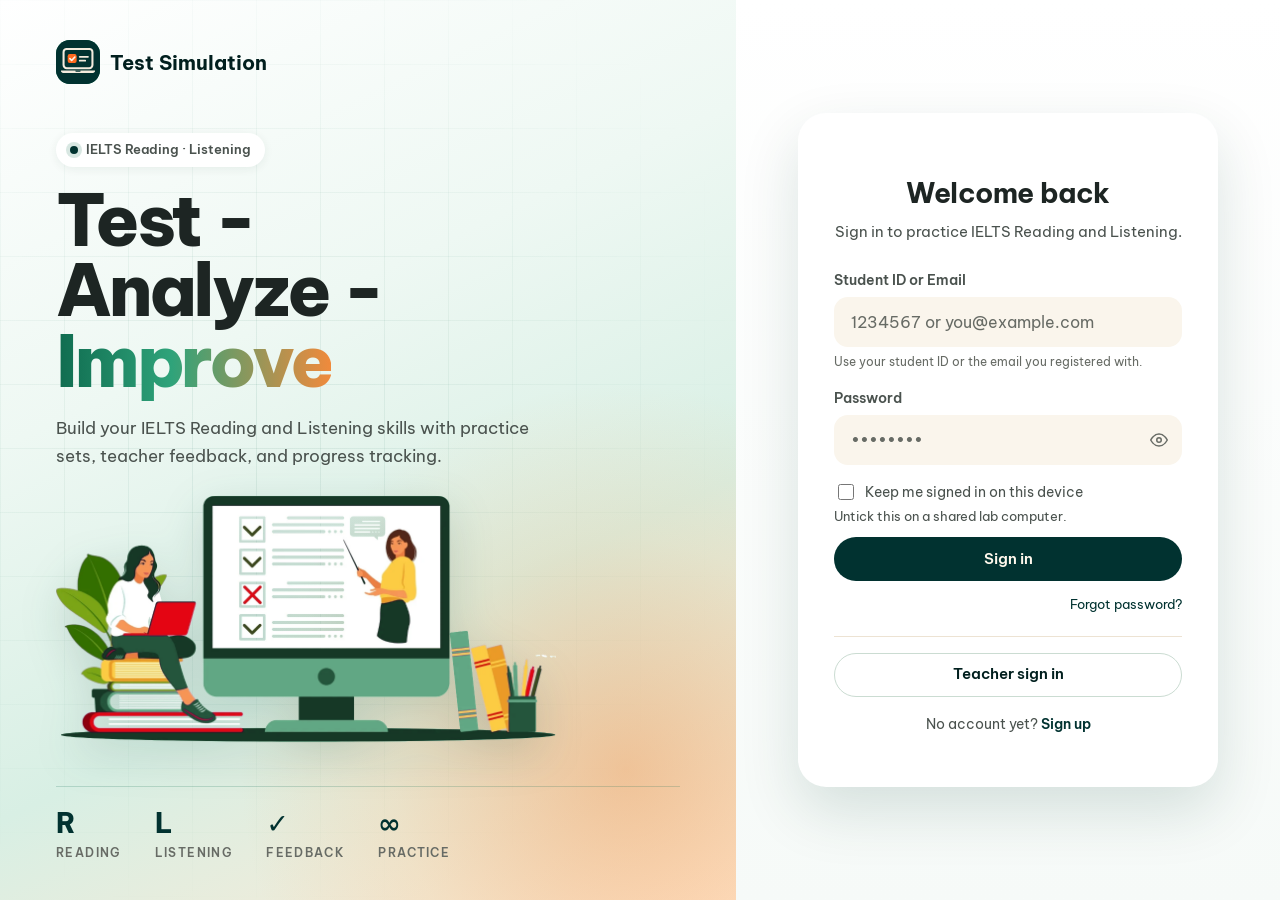
<file: index.html>
<!DOCTYPE html><html lang="vi"><head><meta charset="UTF-8"><meta name="viewport" content="width=device-width,initial-scale=1"><link rel="icon" type="image/svg+xml" href="favicon.svg?v=20261120c"><link rel="apple-touch-icon" href="apple-touch-icon.png?v=20261120c"><meta name="theme-color" content="#013230"><title>Test Simulation</title><meta http-equiv="refresh" content="0;url=login.html"><script>location.replace("login.html"+location.search);</script></head><body style="font-family:system-ui;background:#F3EBDD"><p style="padding:24px">Đang chuyển tới <a href="login.html">trang đăng nhập</a>…</p></body></html>
</file>
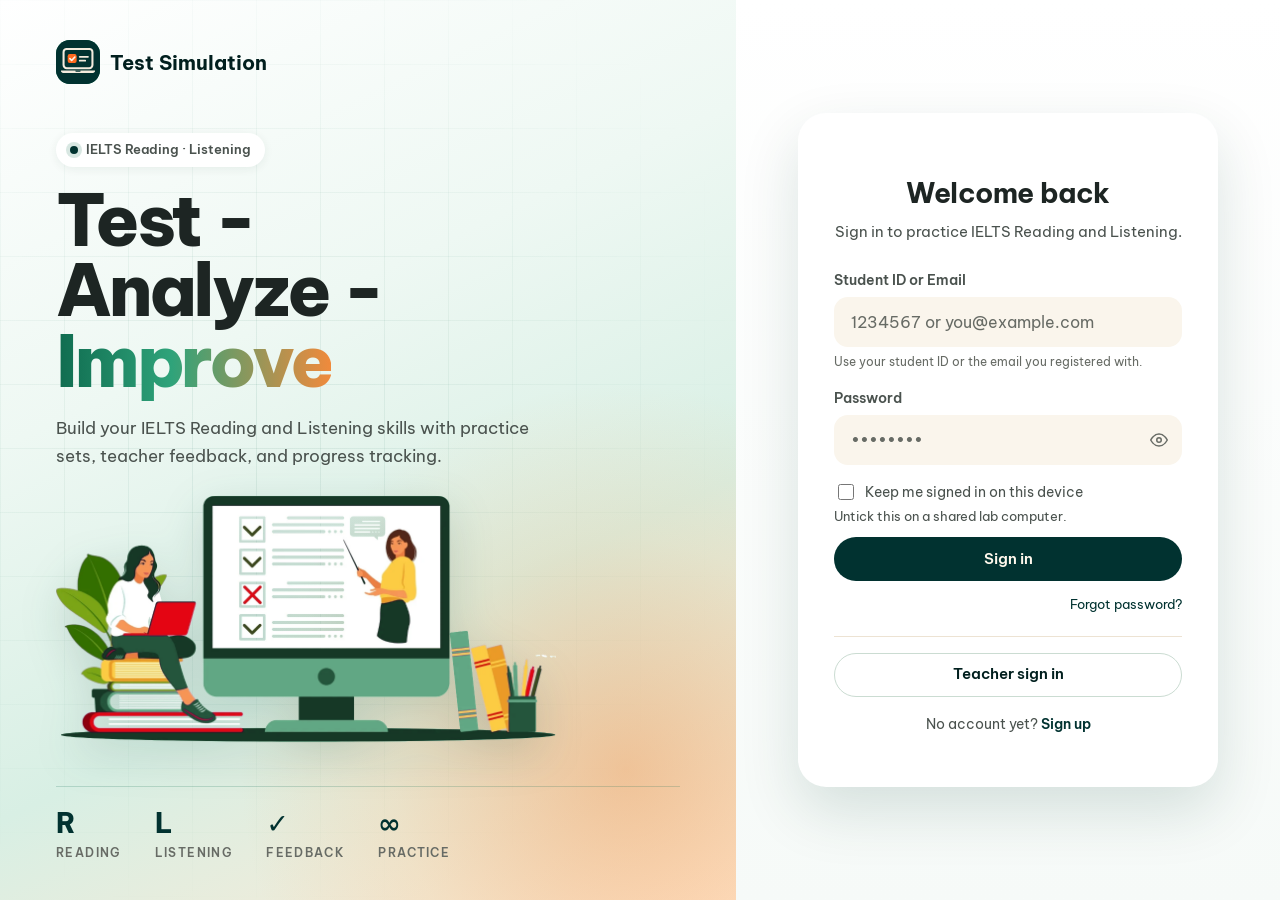
<file: login.html>
<!DOCTYPE html>
<html lang="vi">
<head>
<meta charset="UTF-8"><meta name="viewport" content="width=device-width,initial-scale=1">
<link rel="icon" type="image/svg+xml" href="favicon.svg?v=20261120c"><link rel="apple-touch-icon" href="apple-touch-icon.png?v=20261120c">
<meta name="theme-color" content="#013230">
<title>Test Simulation · IELTS Practice</title>
<link rel="stylesheet" href="vm-theme.css?v=20261120b">
<style>
.vm-modal-bg{position:fixed;inset:0;background:rgba(14,59,46,.45);z-index:500;display:none;align-items:center;justify-content:center;padding:20px}
.vm-modal-bg.show{display:flex}
</style>
</head>
<body>

<div class="vm-loading-overlay" id="loadingOverlay">
  <span class="vm-spin"></span>
  <p id="loadingMsg">Signing in…</p>
</div>

<div class="vm-auth-wrap">
  <div class="vm-auth-card">
    <div class="vm-auth-head">
      <div id="brand" style="display:flex;justify-content:center"></div>
      <h1 class="vm-auth-title">Welcome back</h1>
      <p class="vm-auth-sub">Sign in to practice IELTS Reading and Listening.</p>
    </div>

    <form id="form" autocomplete="on">
      <div class="vm-field">
        <label class="vm-label">Student ID or Email</label>
        <input class="vm-input" id="idInput" placeholder="1234567 or you@example.com" autocomplete="username">
        <p style="font-size:.76rem;color:var(--vm-ink-3);margin:6px 0 0">Use your student ID or the email you registered with.</p>
      </div>
      <div class="vm-field">
        <label class="vm-label">Password</label>
        <div class="vm-pass-wrap">
          <input class="vm-input" id="pw" type="password" placeholder="••••••••" autocomplete="current-password" style="padding-right:42px">
          <button type="button" class="vm-pass-toggle" id="pwToggle" title="Show/hide password">
            <svg viewBox="0 0 24 24" fill="none" stroke="currentColor" stroke-width="2" width="18" height="18"><path d="M1 12s4-8 11-8 11 8 11 8-4 8-11 8-11-8-11-8z"/><circle cx="12" cy="12" r="3"/></svg>
          </button>
        </div>
      </div>
      <label style="display:flex;align-items:center;gap:8px;margin-top:12px;font-size:.85rem;color:var(--vm-ink-2);cursor:pointer">
        <input type="checkbox" id="rememberMe" style="width:16px;height:16px;cursor:pointer">
        <span>Keep me signed in on this device</span>
      </label>
      <p class="vm-help" style="margin:4px 0 10px">Untick this on a shared lab computer.</p>
      <button class="vm-btn vm-btn-primary vm-btn-block" id="submit" type="submit">Sign in</button>
    </form>

    <div style="text-align:right;margin-top:10px">
      <a href="#" id="forgotStu" style="font-size:.82rem;color:var(--vm-primary);text-decoration:none">Forgot password?</a>
    </div>
    <div style="border-top:1px solid var(--vm-border-2);margin:20px 0 16px"></div>
    <button class="vm-btn vm-btn-ghost vm-btn-block" id="teacherBtn">Teacher sign in</button>
    <p class="vm-auth-alt" style="margin-top:16px">No account yet? <a href="signup.html">Sign up</a></p>
  </div>
</div>

<!-- Teacher modal -->
<div class="vm-modal-bg" id="teacherModal">
  <div class="vm-auth-card" style="max-width:400px;margin:0">
    <div class="vm-auth-head">
      <h1 class="vm-auth-title" style="font-size:1.4rem">Teacher sign in</h1>
      <p class="vm-auth-sub">Sign in with your teacher email.</p>
    </div>
    <div class="vm-field">
      <label class="vm-label">Email</label>
      <input class="vm-input" id="tEmail" type="email" placeholder="ban@dnpu.edu.vn">
    </div>
    <div class="vm-field">
      <label class="vm-label">Password</label>
      <div class="vm-pass-wrap">
        <input class="vm-input" id="tPw" type="password" style="padding-right:42px" placeholder="••••••••">
          <button type="button" class="vm-pass-toggle" id="tPwToggle" title="Show/hide password">
            <svg viewBox="0 0 24 24" fill="none" stroke="currentColor" stroke-width="2" width="18" height="18">
              <path d="M1 12s4-8 11-8 11 8 11 8-4 8-11 8-11-8-11-8z"/><circle cx="12" cy="12" r="3"/>
            </svg>
          </button>
      </div>
    </div>
    <button class="vm-btn vm-btn-primary vm-btn-block" id="tSubmit" style="margin-top:6px">Sign in</button>
    <div style="display:flex;justify-content:space-between;margin-top:12px">
      <a href="#" id="forgotTea" style="font-size:.82rem;color:var(--vm-primary);text-decoration:none">Forgot password?</a>
      <a href="#" id="tClose" style="font-size:.82rem;color:var(--vm-ink-3);text-decoration:none">Cancel</a>
    </div>
  </div>
</div>

<script src="vm-common.js?v=20261120c"></script>
<script>
if (typeof VM === 'undefined') {
  document.body.innerHTML = '<div style="max-width:500px;margin:80px auto;padding:30px;border:2px solid #EA4335;border-radius:14px;font-family:system-ui"><h2>Could not load vm-common.js</h2></div>';
  throw new Error('no VM');
}
document.getElementById('brand').innerHTML = VM.brandLockup();
VM.mountAuthHero('Build your IELTS Reading and Listening skills with practice sets, teacher feedback, and progress tracking.');

// Already logged in?
(function(){ var s=VM.session.get(); if(s&&s.role) location.href=s.role==='teacher'?VM.TEACHER_HOME:VM.STUDENT_HOME; })();

function showLoading(msg){ document.getElementById('loadingMsg').textContent=msg||'Signing in…'; document.getElementById('loadingOverlay').classList.add('show'); }
function hideLoading(){ document.getElementById('loadingOverlay').classList.remove('show'); }

var EYE_ON  = '<svg viewBox="0 0 24 24" fill="none" stroke="currentColor" stroke-width="2" width="18" height="18"><path d="M1 12s4-8 11-8 11 8 11 8-4 8-11 8-11-8-11-8z"/><circle cx="12" cy="12" r="3"/></svg>';
var EYE_OFF = '<svg viewBox="0 0 24 24" fill="none" stroke="currentColor" stroke-width="2" width="18" height="18"><path d="M17.94 17.94A10.07 10.07 0 0 1 12 20c-7 0-11-8-11-8a18.45 18.45 0 0 1 5.06-5.94M9.9 4.24A9.12 9.12 0 0 1 12 4c7 0 11 8 11 8a18.5 18.5 0 0 1-2.16 3.19m-6.72-1.07a3 3 0 1 1-4.24-4.24"/><line x1="1" y1="1" x2="23" y2="23"/></svg>';
function togglePw(inId,btnId){
  var btn=document.getElementById(btnId);
  if(btn) btn.innerHTML=EYE_ON;
  document.getElementById(btnId).onclick=function(){
    var inp=document.getElementById(inId), hidden=inp.type==='password';
    inp.type=hidden?'text':'password';
    document.getElementById(btnId).innerHTML=hidden?EYE_OFF:EYE_ON;
  };
}
togglePw('pw','pwToggle'); togglePw('tPw','tPwToggle');

var isSub=false;
document.getElementById('form').onsubmit=function(e){
  e.preventDefault(); if(isSub) return;
  var id=(document.getElementById('idInput').value||'').trim();
  var pw=document.getElementById('pw').value;
  if(!id||!pw){VM.toast('Please fill in all fields.','err');return;}
  isSub=true; showLoading();
  VM.api('auth.studentLogin',{studentId:id,password:pw,remember:document.getElementById('rememberMe').checked}).then(function(res){
    if(res&&res.success){
      var r=document.getElementById('rememberMe').checked;
      VM.session.set(Object.assign({role:'student'},res.data),{remember:r});
      VM.bumpLoginCount();
      location.href=(res.data&&res.data.role==='teacher')?VM.TEACHER_HOME:VM.STUDENT_HOME;
    } else {
      hideLoading(); isSub=false;
      VM.toast((res&&res.error)||'Sign in failed.','err',4000);
    }
  }).catch(function(){ hideLoading(); isSub=false; VM.toast('Cannot reach the server.','err'); });
};

var tm=document.getElementById('teacherModal');
document.getElementById('teacherBtn').onclick=function(){ tm.classList.add('show'); };
document.getElementById('tClose').onclick=function(e){ e.preventDefault(); tm.classList.remove('show'); };

var isTSub=false;
document.getElementById('tSubmit').onclick=function(){
  if(isTSub) return;
  var email=(document.getElementById('tEmail').value||'').trim();
  var pw=document.getElementById('tPw').value;
  if(!email||!pw){VM.toast('Enter your email and password.','err');return;}
  isTSub=true; showLoading('Verifying teacher…');
  VM.api('auth.teacherLogin',{email:email,password:pw,remember:!!(document.getElementById('rememberMe')&&document.getElementById('rememberMe').checked)}).then(function(res){
    if(res&&res.success){
      var rm=document.getElementById('rememberMe');
      VM.session.set(Object.assign({role:'teacher'},res.data),{remember:rm?rm.checked:false});
      location.href=VM.TEACHER_HOME;
    } else {
      hideLoading(); isTSub=false;
      VM.toast((res&&res.error)||'Sign in failed.','err',4000);
    }
  }).catch(function(){ hideLoading(); isTSub=false; VM.toast('Cannot reach the server.','err'); });
};

function forgot(){
  VM.prompt('Enter the email you registered with:',{title:'Reset password',placeholder:'you@example.com',ok:'Send'}).then(function(email){ if(!email||!email.trim()) return; forgotSend(email); });
}
function forgotSend(email){
  showLoading('Sending email…');
  VM.api('auth.forgotPassword',{email:email.trim()}).then(function(res){
    hideLoading();
    if(res&&res.success) VM.toast('A new password was sent to your email.','ok',4000);
    else VM.toast((res&&res.error)||'Could not send.','err',4000);
  }).catch(function(){ hideLoading(); VM.toast('Connection error.','err'); });
}
document.getElementById('forgotStu').onclick=function(e){e.preventDefault();forgot();};
document.getElementById('forgotTea').onclick=function(e){e.preventDefault();forgot();};
</script>
</body>
</html>
</file>
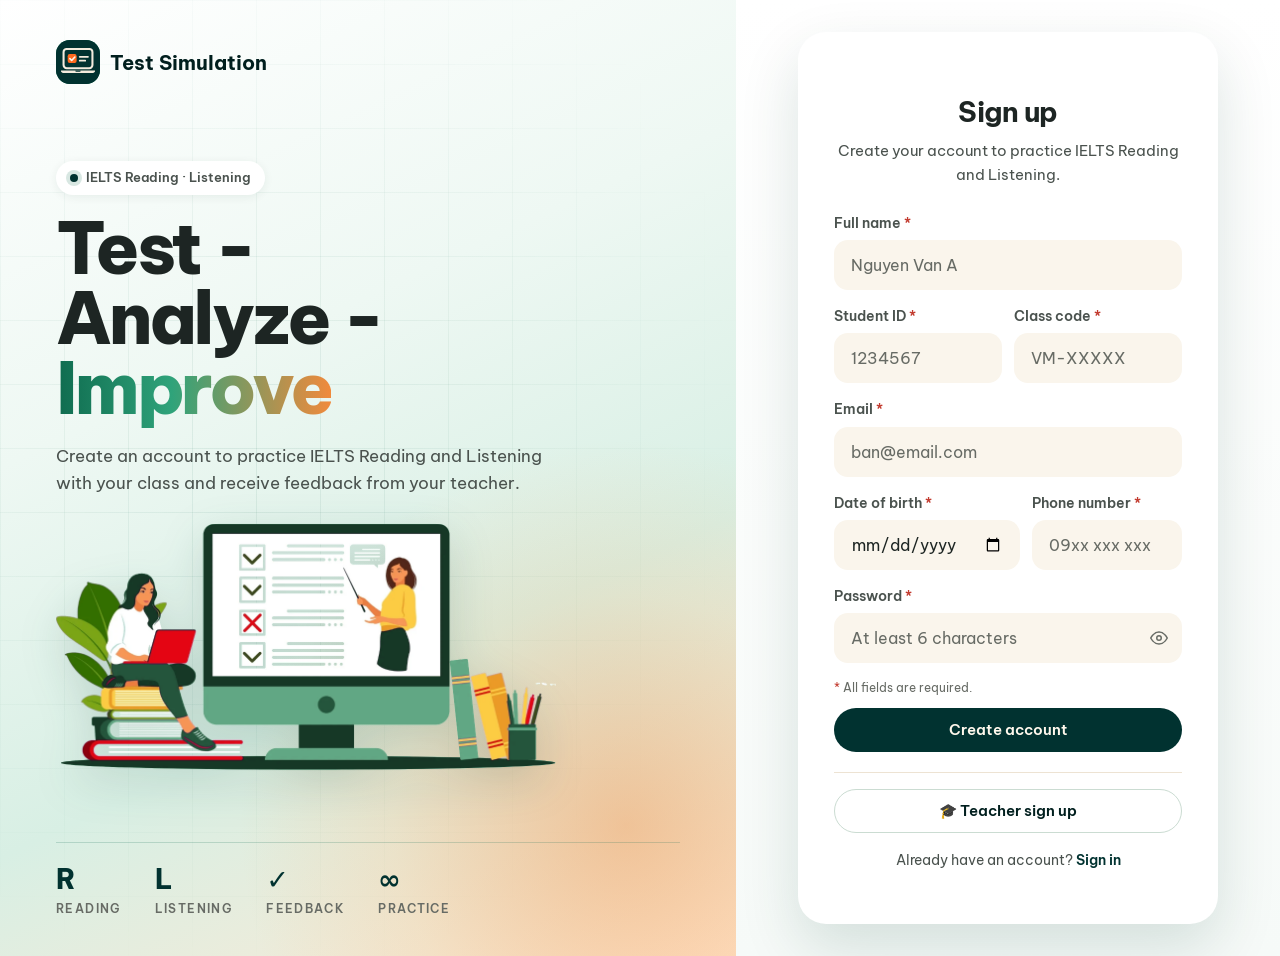
<file: signup.html>
<!DOCTYPE html>
<html lang="vi">
<head>
<meta charset="UTF-8"><meta name="viewport" content="width=device-width,initial-scale=1">
<link rel="icon" type="image/svg+xml" href="favicon.svg?v=20261120c"><link rel="apple-touch-icon" href="apple-touch-icon.png?v=20261120c">
<meta name="theme-color" content="#013230">
<title>Test Simulation · Create account</title>
<link rel="stylesheet" href="vm-theme.css?v=20261120b">
<style>
.vm-modal-bg{position:fixed;inset:0;background:rgba(14,59,46,.45);z-index:500;display:none;align-items:center;justify-content:center;padding:20px}
.vm-modal-bg.show{display:flex}
</style>
</head>
<body>

<div class="vm-loading-overlay" id="loadingOverlay">
  <span class="vm-spin"></span>
  <p id="loadingMsg">Processing…</p>
</div>

<div class="vm-auth-wrap">
  <div class="vm-auth-card">
    <div class="vm-auth-head">
      <div id="brand" style="display:flex;justify-content:center"></div>
      <h1 class="vm-auth-title">Sign up</h1>
      <p class="vm-auth-sub">Create your account to practice IELTS Reading and Listening.</p>
    </div>

    <form id="form" autocomplete="on" novalidate>
      <div class="vm-field">
        <label class="vm-label">Full name <span style="color:var(--vm-danger)">*</span></label>
        <input class="vm-input" id="name" placeholder="Nguyen Van A" autocomplete="name">
        <div class="vm-field-err" id="err-name"></div>
      </div>
      <div class="vm-row">
        <div class="vm-field">
          <label class="vm-label">Student ID <span style="color:var(--vm-danger)">*</span></label>
          <input class="vm-input" id="studentId" placeholder="1234567" autocomplete="username">
          <div class="vm-field-err" id="err-studentId"></div>
        </div>
        <div class="vm-field">
          <label class="vm-label">Class code <span style="color:var(--vm-danger)">*</span></label>
          <input class="vm-input" id="class" placeholder="VM-XXXXX" style="text-transform:uppercase" autocomplete="off">
          <div class="vm-field-err" id="err-class"></div>
        </div>
      </div>
      <div class="vm-field">
        <label class="vm-label">Email <span style="color:var(--vm-danger)">*</span></label>
        <input class="vm-input" id="email" type="email" placeholder="ban@email.com" autocomplete="email">
        <div class="vm-field-err" id="err-email"></div>
      </div>
      <div class="vm-row">
        <div class="vm-field">
          <label class="vm-label">Date of birth <span style="color:var(--vm-danger)">*</span></label>
          <input class="vm-input" id="birthdate" type="date" autocomplete="bday">
          <div class="vm-field-err" id="err-birthdate"></div>
        </div>
        <div class="vm-field">
          <label class="vm-label">Phone number <span style="color:var(--vm-danger)">*</span></label>
          <input class="vm-input" id="phone" placeholder="09xx xxx xxx" type="tel" autocomplete="tel">
          <div class="vm-field-err" id="err-phone"></div>
        </div>
      </div>
      <div class="vm-field">
        <label class="vm-label">Password <span style="color:var(--vm-danger)">*</span></label>
        <div class="vm-pass-wrap">
          <input class="vm-input" id="pw" type="password" placeholder="At least 6 characters" autocomplete="new-password" style="padding-right:42px">
          <button type="button" class="vm-pass-toggle" id="pwToggle" title="Show/hide password"><svg viewBox="0 0 24 24" fill="none" stroke="currentColor" stroke-width="2" width="18" height="18"><path d="M1 12s4-8 11-8 11 8 11 8-4 8-11 8-11-8-11-8z"/><circle cx="12" cy="12" r="3"/></svg>
          </button>
        </div>
        <div class="vm-field-err" id="err-pw"></div>
      </div>
      <p style="font-size:.76rem;color:var(--vm-ink-3);margin:0 0 10px">
        <span style="color:var(--vm-danger)">*</span> All fields are required.
      </p>
      <button class="vm-btn vm-btn-primary vm-btn-block" id="submit" type="submit">Create account</button>
    </form>

    <div style="border-top:1px solid var(--vm-border-2);margin:20px 0 16px"></div>
    <button class="vm-btn vm-btn-ghost vm-btn-block" id="teacherReg">🎓 Teacher sign up</button>
    <p class="vm-auth-alt" style="margin-top:16px">Already have an account? <a href="login.html">Sign in</a></p>
  </div>
</div>

<!-- Teacher signup modal -->
<div class="vm-modal-bg" id="teacherModal">
  <div class="vm-auth-card" style="max-width:400px;margin:0">
    <div class="vm-auth-head">
      <h1 class="vm-auth-title" style="font-size:1.4rem">Teacher sign up</h1>
    </div>
    <div class="vm-field">
      <label class="vm-label">Full name <span style="color:var(--vm-danger)">*</span></label>
      <input class="vm-input" id="tName" placeholder="ThS. Nguyen Van A">
      <div class="vm-field-err" id="err-tName"></div>
    </div>
    <div class="vm-field">
      <label class="vm-label">Email <span style="color:var(--vm-danger)">*</span></label>
      <input class="vm-input" id="tEmail" type="email" placeholder="ban@dnpu.edu.vn">
      <div class="vm-field-err" id="err-tEmail"></div>
    </div>
    <div class="vm-row">
      <div class="vm-field">
        <label class="vm-label">Date of birth <span style="color:var(--vm-danger)">*</span></label>
        <input class="vm-input" id="tBirth" type="date">
        <div class="vm-field-err" id="err-tBirth"></div>
      </div>
      <div class="vm-field">
        <label class="vm-label">Phone number <span style="color:var(--vm-danger)">*</span></label>
        <input class="vm-input" id="tPhone" placeholder="09xx" type="tel">
        <div class="vm-field-err" id="err-tPhone"></div>
      </div>
    </div>
    <div class="vm-field">
      <label class="vm-label">Password <span style="color:var(--vm-danger)">*</span></label>
      <div class="vm-pass-wrap">
        <input class="vm-input" id="tPw" type="password" placeholder="At least 6 characters" style="padding-right:42px">
        <button type="button" class="vm-pass-toggle" id="tPwToggle" title="Show/hide password"><svg viewBox="0 0 24 24" fill="none" stroke="currentColor" stroke-width="2" width="18" height="18"><path d="M1 12s4-8 11-8 11 8 11 8-4 8-11 8-11-8-11-8z"/><circle cx="12" cy="12" r="3"/></svg>
        </button>
      </div>
      <div class="vm-field-err" id="err-tPw"></div>
    </div>
    <button class="vm-btn vm-btn-primary vm-btn-block" id="tSubmit" style="margin-top:6px">Create teacher account</button>
    <div style="text-align:right;margin-top:12px">
      <a href="#" id="tClose" style="font-size:.82rem;color:var(--vm-ink-3);text-decoration:none">Cancel</a>
    </div>
  </div>
</div>

<script src="vm-common.js?v=20261120c"></script>
<script>
if (typeof VM === 'undefined') {
  document.body.innerHTML = '<div style="max-width:500px;margin:80px auto;padding:30px;border:2px solid #EA4335;border-radius:14px;font-family:system-ui"><h2>Could not load vm-common.js</h2></div>';
  throw new Error('no VM');
}
document.getElementById('brand').innerHTML = VM.brandLockup();
VM.mountAuthHero('Create an account to practice IELTS Reading and Listening with your class and receive feedback from your teacher.');

function showLoading(msg){ document.getElementById('loadingMsg').textContent=msg||'Processing…'; document.getElementById('loadingOverlay').classList.add('show'); }
function hideLoading(){ document.getElementById('loadingOverlay').classList.remove('show'); }

function setErr(id,msg){
  var inp=document.getElementById(id), err=document.getElementById('err-'+id);
  if(inp) inp.classList.toggle('field-error',!!msg);
  if(err){err.textContent=msg||'';err.classList.toggle('show',!!msg);}
}
function clearErrs(ids){ ids.forEach(function(id){setErr(id,'');}); }

var EYE_ON='<svg viewBox="0 0 24 24" fill="none" stroke="currentColor" stroke-width="2" width="18" height="18"><path d="M1 12s4-8 11-8 11 8 11 8-4 8-11 8-11-8-11-8z"/><circle cx="12" cy="12" r="3"/></svg>';
var EYE_OFF='<svg viewBox="0 0 24 24" fill="none" stroke="currentColor" stroke-width="2" width="18" height="18"><path d="M17.94 17.94A10.07 10.07 0 0 1 12 20c-7 0-11-8-11-8a18.45 18.45 0 0 1 5.06-5.94M9.9 4.24A9.12 9.12 0 0 1 12 4c7 0 11 8 11 8a18.5 18.5 0 0 1-2.16 3.19m-6.72-1.07a3 3 0 1 1-4.24-4.24"/><line x1="1" y1="1" x2="23" y2="23"/></svg>';
document.getElementById('pwToggle').onclick=function(){
  var inp=document.getElementById('pw'),h=inp.type==='password';
  inp.type=h?'text':'password';this.innerHTML=h?EYE_OFF:EYE_ON;
};
document.getElementById('tPwToggle').onclick=function(){
  var inp=document.getElementById('tPw'),h=inp.type==='password';
  inp.type=h?'text':'password';this.innerHTML=h?EYE_OFF:EYE_ON;
};

var SF=['name','studentId','class','email','birthdate','phone','pw'];
function validateStudent(){
  clearErrs(SF); var ok=true;
  function req(id,lbl){if(!(document.getElementById(id).value||'').trim()){setErr(id,lbl+' is required.');ok=false;}}
  req('name','Full name');req('studentId','Student ID');req('class','Class code');
  req('email','Email');req('birthdate','Date of birth');req('phone','Phone number');
  var pw=document.getElementById('pw').value||'';
  if(!pw.trim()){setErr('pw','Password is required.');ok=false;}
  else if(pw.trim().length<6){setErr('pw','Password must be at least 6 characters.');ok=false;}
  var email=(document.getElementById('email').value||'').trim();
  if(email&&!/^[^\s@]+@[^\s@]+\.[^\s@]+$/.test(email)){setErr('email','Invalid email.');ok=false;}
  return ok;
}

document.getElementById('form').onsubmit=function(e){
  e.preventDefault(); if(!validateStudent()) return;
  showLoading('Checking your details…');
  function trim(id){return (document.getElementById(id).value||'').trim();}
  VM.api('auth.studentSignup',{
    studentId:trim('studentId'),name:trim('name'),
    class:trim('class').toUpperCase(),birthdate:trim('birthdate'),
    password:document.getElementById('pw').value,
    phone:trim('phone'),email:trim('email')
  }).then(function(res){
    hideLoading();
    if(res&&res.success){
      VM.session.set(Object.assign({role:'student'},res.data),{remember:false});
      VM.toast('Sign-up complete!','ok');
      setTimeout(function(){location.href=VM.STUDENT_HOME;},600);
    } else {
      var msg=(res&&res.error)||'Sign-up failed.';
      var field=res&&res.field;
      if(field) setErr(field,msg);
      else if(msg.indexOf('Student ID')>-1) setErr('studentId',msg);
      else if(msg.indexOf('Email')>-1) setErr('email',msg);
      else if(msg.toLowerCase().indexOf('phone')>-1) setErr('phone',msg);
      else if(msg.toLowerCase().indexOf('class')>-1) setErr('class',msg);
      else VM.toast(msg,'err',5000);
    }
  }).catch(function(){ hideLoading(); VM.toast('Cannot reach the server.','err'); });
};
SF.forEach(function(id){
  var el=document.getElementById(id);
  if(el) el.addEventListener('input',function(){setErr(id,'');});
});

var tm=document.getElementById('teacherModal');
document.getElementById('teacherReg').onclick=function(){tm.classList.add('show');};
document.getElementById('tClose').onclick=function(e){e.preventDefault();tm.classList.remove('show');};

var TF=['tName','tEmail','tBirth','tPhone','tPw'];
function validateTeacher(){
  clearErrs(TF); var ok=true;
  function req(id,lbl){if(!(document.getElementById(id).value||'').trim()){setErr(id,lbl+' is required.');ok=false;}}
  req('tName','Full name');req('tEmail','Email');req('tBirth','Date of birth');req('tPhone','Phone number');
  var pw=document.getElementById('tPw').value||'';
  if(!pw.trim()){setErr('tPw','Password is required.');ok=false;}
  else if(pw.trim().length<6){setErr('tPw','Password must be at least 6 characters.');ok=false;}
  var email=(document.getElementById('tEmail').value||'').trim();
  if(email&&!/^[^\s@]+@[^\s@]+\.[^\s@]+$/.test(email)){setErr('tEmail','Invalid email.');ok=false;}
  return ok;
}
document.getElementById('tSubmit').onclick=function(){
  if(!validateTeacher()) return;
  showLoading('Creating teacher account…');
  function trim(id){return (document.getElementById(id).value||'').trim();}
  VM.api('auth.teacherSignup',{
    name:trim('tName'),email:trim('tEmail'),birthdate:trim('tBirth'),
    password:document.getElementById('tPw').value,phone:trim('tPhone')
  }).then(function(res){
    hideLoading();
    if(res&&res.success){
      VM.session.set(Object.assign({role:'teacher'},res.data),{remember:false});
      VM.toast('Account created!','ok');
      setTimeout(function(){location.href=VM.TEACHER_HOME;},600);
    } else {
      var msg=(res&&res.error)||'Sign-up failed.';
      if(msg.toLowerCase().indexOf('email')>-1) setErr('tEmail',msg);
      else VM.toast(msg,'err',5000);
    }
  }).catch(function(){ hideLoading(); VM.toast('Cannot reach the server.','err'); });
};
TF.forEach(function(id){
  var el=document.getElementById(id);
  if(el) el.addEventListener('input',function(){setErr(id,'');});
});
</script>
</body>
</html>
</file>
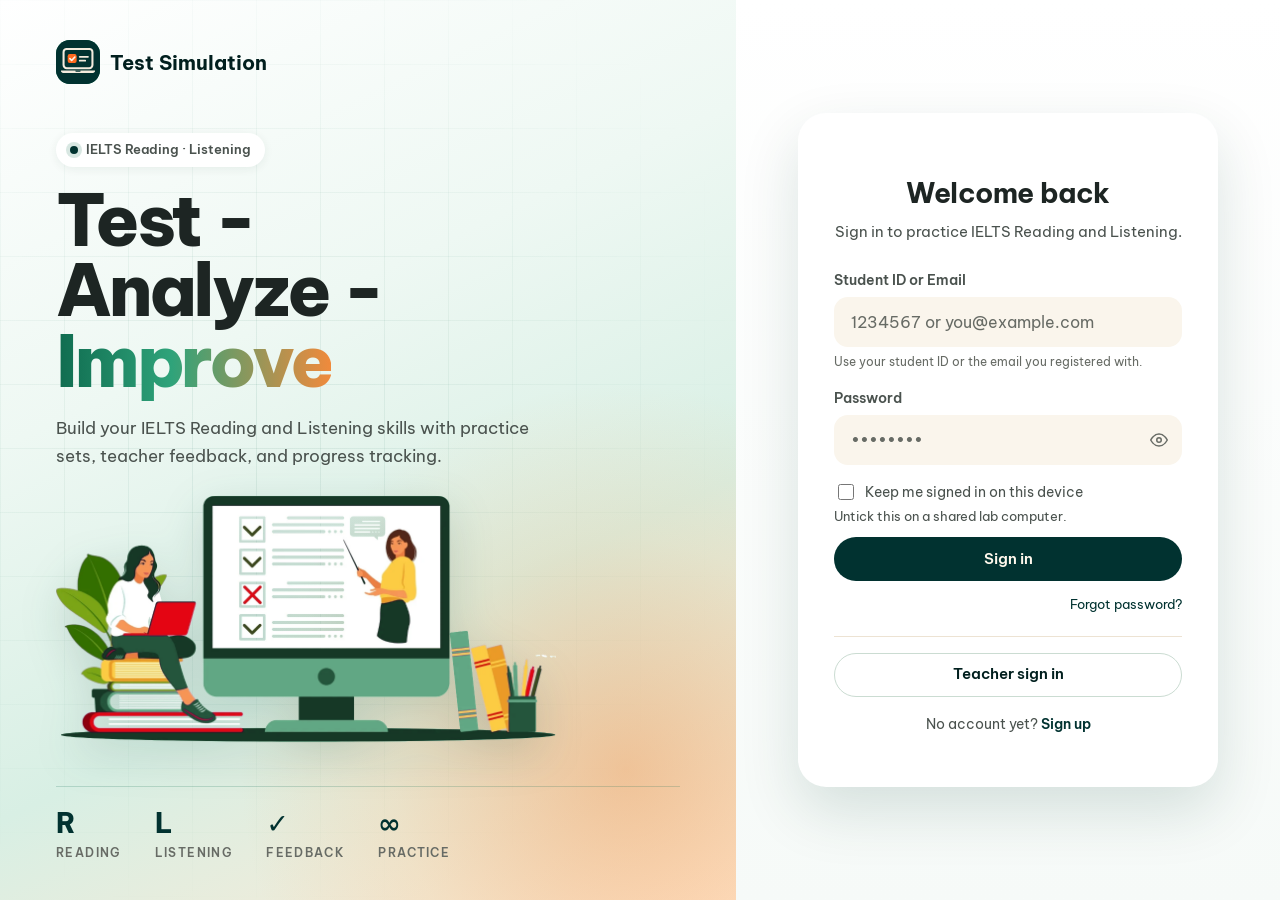
<file: student.html>
<!DOCTYPE html>
<html lang="en">
<head>
<meta charset="UTF-8">
<meta name="viewport" content="width=device-width,initial-scale=1,maximum-scale=1">
<link rel="icon" type="image/svg+xml" href="favicon.svg?v=20261120c"><link rel="apple-touch-icon" href="apple-touch-icon.png?v=20261120c">
<meta name="theme-color" content="#013230">
<title>Test Simulation</title>
<link rel="stylesheet" href="vm-theme.css?v=20261120b">
<style>
#app{min-height:100vh}

/* Loading overlay */
.vm-overlay{position:fixed;inset:0;background:rgba(10,63,48,.55);z-index:8888;display:none;flex-direction:column;align-items:center;justify-content:center;gap:14px}
.vm-overlay.show{display:flex}
.vm-overlay .vm-spin{width:38px;height:38px;border-width:4px}
.vm-overlay p{color:#fff;font-size:.95rem;font-weight:600;margin:0}

/* CEFR Reader */
.cefr-shell{display:grid;grid-template-columns:1fr 300px;gap:18px;margin-top:12px}
.cefr-filterbar{display:flex;align-items:center;gap:8px;flex-wrap:wrap;background:var(--vm-surface);border:1px solid var(--vm-border-2);border-radius:var(--vm-r-sm);padding:9px 12px;margin-bottom:10px;font-size:.8rem}
.cefr-filterbar label{display:flex;align-items:center;gap:4px;cursor:pointer;font-weight:600;user-select:none;transition:opacity .15s}
.cefr-dot{width:10px;height:10px;border-radius:50%;flex:0 0 auto}
.cefr-count{font-size:.68rem;color:var(--vm-ink-3);font-weight:400}
.cefr-sep{color:var(--vm-border);font-size:1.1rem;margin:0 2px}
.cefr-passage{background:var(--vm-surface);border:1px solid var(--vm-border-2);border-radius:var(--vm-r);padding:20px 22px;line-height:2.1;font-size:.97rem;color:var(--vm-ink);min-height:180px}
.vm-cefr-word{cursor:pointer;border-radius:3px;transition:filter .1s}
.vm-cefr-word:hover{filter:brightness(.85)}
.cefr-right-panel{display:flex;flex-direction:column;gap:12px}
.cefr-breakdown{background:var(--vm-surface);border:1px solid var(--vm-border-2);border-radius:var(--vm-r-sm);padding:12px 14px}
.cefr-breakdown h4{margin:0 0 9px;font-size:.8rem;font-weight:700;color:var(--vm-ink)}
.cefr-bd-row{display:flex;align-items:center;gap:7px;margin-bottom:5px;font-size:.75rem}
.cefr-bd-row .lbl{width:26px;font-weight:700}
.cefr-bd-bw{flex:1;background:var(--vm-border-2);border-radius:4px;height:6px;overflow:hidden}
.cefr-bd-b{height:100%;border-radius:4px;transition:width .4s}
.cefr-bd-pct{width:32px;text-align:right;color:var(--vm-ink-3);font-size:.7rem}
.cefr-colloc{background:var(--vm-surface);border:1px solid var(--vm-border-2);border-radius:var(--vm-r-sm);padding:12px 14px}
.cefr-colloc h4{margin:0 0 9px;font-size:.8rem;font-weight:700;color:var(--vm-ink)}
.cefr-colloc-item{border-left:3px solid var(--vm-accent);padding:6px 9px;margin-bottom:7px;background:var(--vm-surface-2);border-radius:0 5px 5px 0}
.cefr-colloc-phrase{font-weight:700;font-size:.83rem;color:var(--vm-primary-dk)}
.cefr-colloc-vi{font-size:.74rem;color:var(--vm-ink-3);margin-top:2px}
.cefr-tip{position:fixed;z-index:9990;background:var(--vm-primary-dk);color:#fff;border-radius:10px;padding:10px 14px;font-size:.82rem;max-width:210px;box-shadow:0 8px 30px rgba(0,0,0,.3);pointer-events:auto}

/* Vocab CEFR cards */
.vm-vocab-cefr-row{display:flex;flex-wrap:wrap;gap:8px;margin-bottom:16px}
.vm-vocab-cefr-card{background:var(--vm-surface);border:1px solid var(--vm-border-2);border-radius:8px;padding:9px 12px;min-width:130px;max-width:190px;box-shadow:var(--vm-shadow-sm)}
.vm-vocab-cefr-card .vc-word{font-weight:700;font-size:.92rem;display:flex;align-items:center;gap:5px}
.vm-vocab-cefr-card .vc-ipa{font-size:.74rem;color:var(--vm-ink-3);margin-top:2px}
.vm-vocab-cefr-card .vc-vi{font-size:.78rem;color:var(--vm-primary-dk);margin-top:3px;font-style:italic}
.vm-cefr-badge{display:inline-block;font-size:.6rem;font-weight:700;padding:1px 5px;border-radius:7px;color:#fff;vertical-align:middle;line-height:1.4}

/* Review Timer */
.review-shell{display:grid;grid-template-columns:1fr 280px;gap:16px;height:calc(100vh - 210px);min-height:380px}
.review-passage-col{display:flex;flex-direction:column;overflow:hidden}
.review-passage-body{flex:1;overflow-y:auto;background:var(--vm-surface);border:1px solid var(--vm-border-2);border-radius:var(--vm-r);padding:18px 20px;line-height:2;font-size:.93rem}
.review-vocab-col{overflow-y:auto;display:flex;flex-direction:column;gap:10px}
.rv-card{background:var(--vm-surface);border:1px solid var(--vm-border-2);border-radius:var(--vm-r-sm);padding:10px 12px;box-shadow:var(--vm-shadow-sm)}
.rv-card .rv-word{font-weight:700;font-size:.95rem;color:var(--vm-ink);display:flex;align-items:center;gap:5px}
.rv-card .rv-badge{display:inline-block;font-size:.58rem;font-weight:700;padding:1px 5px;border-radius:6px;color:#fff}
.rv-card .rv-ipa{font-size:.73rem;color:var(--vm-ink-3);margin-top:2px}
.rv-card .rv-syns{font-size:.75rem;color:var(--vm-ink-2);margin-top:3px}
.rv-card .rv-vi{font-size:.78rem;color:var(--vm-primary-dk);font-style:italic;margin-top:3px}
.timer-bar-wrap{height:6px;background:var(--vm-border-2);border-radius:4px;overflow:hidden;margin-bottom:10px}
.timer-bar-fill{height:100%;border-radius:4px;background:linear-gradient(90deg,var(--vm-primary),#2FB584);transition:width 1s linear}
.timer-bar-fill.warn{background:linear-gradient(90deg,#F59E0B,#EF4444)}
.timer-info{display:flex;align-items:center;justify-content:space-between;margin-bottom:8px;font-size:.82rem;color:var(--vm-ink-2);font-weight:600}

/* Quiz */
/* Prominent question prompt — serif, large, centered */
.vm-quiz-prompt-box{
  font-family: Georgia, 'Times New Roman', serif;
  font-size: 1.55rem;
  font-weight: 700;
  color: var(--vm-ink);
  text-align: center;
  line-height: 1.4;
  margin: 0 0 24px;
  padding: 18px 16px 20px;
  background: linear-gradient(135deg, #F0FDF8, #E8F5FF);
  border-radius: 12px;
  border: 2px solid rgba(15,107,79,.18);
  letter-spacing: -.01em;
  word-break: break-word;
}
.vm-quiz-options{display:grid;grid-template-columns:1fr 1fr;gap:10px}
.vm-opt{background:var(--vm-surface-2);border:2px solid var(--vm-border);border-radius:var(--vm-r-sm);padding:14px 16px;cursor:pointer;font-size:.93rem;font-weight:500;transition:border .15s,background .15s;text-align:center;font-family:var(--vm-font-body);-webkit-tap-highlight-color:transparent}
.vm-opt:active{transform:scale(.97)}
.vm-opt.selected{border-color:var(--vm-primary);background:var(--vm-primary-lt);color:var(--vm-primary-dk)}
.vm-opt.correct{border-color:var(--vm-ok)!important;background:#E2ECE8!important;color:#0A4D38!important}
.vm-opt.wrong{border-color:var(--vm-danger)!important;background:#FDECEA!important;color:#8B1A1A!important}
.vm-opt:disabled{cursor:default}
.vm-quiz-submit{width:100%;margin-top:14px;padding:13px}
.vm-quiz-input{width:100%;font-size:1.05rem;padding:13px 15px;border:2px solid var(--vm-border);border-radius:var(--vm-r-sm);font-family:var(--vm-font-display);font-weight:600;text-align:center;transition:border .15s}
.vm-quiz-input:focus{outline:none;border-color:var(--vm-primary);box-shadow:var(--vm-ring)}
.vm-quiz-input.correct{border-color:var(--vm-ok)!important;background:#E2ECE8!important}
.vm-quiz-input.wrong{border-color:var(--vm-danger)!important;background:#FDECEA!important}
.vm-quiz-fb{margin-top:10px;font-size:.9rem;font-weight:600;min-height:22px}
.vm-quiz-fb.ok{color:var(--vm-ok)}.vm-quiz-fb.bad{color:var(--vm-danger)}
@keyframes vm-perfect{0%{transform:scale(1)}50%{transform:scale(1.08)}100%{transform:scale(1)}}
.vm-perfect-anim{animation:vm-perfect .6s ease}

/* Mobile */
@media(max-width:640px){
  .cefr-shell{grid-template-columns:1fr}
  .cefr-right-panel{display:none}
  .review-shell{grid-template-columns:1fr;height:auto}
  .review-passage-body{max-height:42vh}
  .review-vocab-col{flex-direction:row;flex-wrap:wrap;overflow-x:auto;gap:8px}
  .rv-card{min-width:140px;flex:0 0 auto}
  .vm-quiz-options{grid-template-columns:1fr}
  .vm-kpi-row{grid-template-columns:repeat(3,1fr)}
  .vm-kpi-value{font-size:1.4rem}
  .vm-assign-grid{grid-template-columns:1fr}
  .vm-content{padding:14px 12px}
  .vm-topbar{padding:12px 14px}
}
@media(max-width:380px){.vm-kpi-row{grid-template-columns:1fr 1fr}}

/* ReadWise specific */
.rw-stats-row{display:grid;grid-template-columns:1fr 1fr;gap:12px;margin-bottom:20px}
.rw-stat-card{background:var(--vm-surface);border:1px solid var(--vm-border-2);border-radius:var(--vm-r-sm);padding:12px 14px;text-align:center}
.rw-stat-val{font-family:var(--vm-font-display);font-size:1.6rem;font-weight:700;color:var(--vm-ink)}
.rw-stat-lbl{font-size:.72rem;color:var(--vm-ink-3);font-weight:600;text-transform:uppercase;letter-spacing:.04em;margin-top:3px}
.rw-article-grid{display:grid;grid-template-columns:repeat(auto-fill,minmax(260px,1fr));gap:14px}
.rw-article-card{background:var(--vm-surface);border:2px solid var(--vm-border-2);border-radius:var(--vm-r);padding:18px 20px;cursor:pointer;transition:transform .13s,box-shadow .15s,border-color .15s;box-shadow:var(--vm-shadow-sm)}
.rw-article-card:hover{transform:translateY(-3px);box-shadow:var(--vm-shadow-lg);border-color:var(--vm-primary)}
.rw-article-title{font-family:var(--vm-font-display);font-weight:700;font-size:.98rem;color:var(--vm-ink);margin:0 0 6px}
.rw-article-meta{font-size:.76rem;color:var(--vm-ink-3);display:flex;gap:10px;flex-wrap:wrap}
</style>
</head>
<body>

<!-- Global loading overlay -->
<div class="vm-overlay" id="globalOverlay">
  <span class="vm-spin"></span>
  <p id="overlayMsg">Loading…</p>
</div>

<div id="app"></div>

<script src="vm-common.js?v=20261120c"></script>
<script src="cefr-dict.js"></script>
<script src="vm-cefr.js"></script>
<script>
if (typeof VM === 'undefined') { location.href='login.html'; throw new Error('no VM'); }
var sess = VM.session.require('student');
if (!sess) throw new Error('not student');
var hasCEFR = typeof VMCEFR !== 'undefined';
var LC = {'1':'#22C55E','2':'#3B82F6','3':'#F59E0B','4':'#EF4444','5':'#8B5CF6','6':'#EC4899'};
var LN = {'A1':'1','A2':'2','B1':'3','B2':'4','C1':'5','C2':'6'};

/* ── Loading overlay ─────────────────────────── */
function showOverlay(msg){
  document.getElementById('overlayMsg').textContent = msg||'Loading…';
  document.getElementById('globalOverlay').classList.add('show');
}
function hideOverlay(){ document.getElementById('globalOverlay').classList.remove('show'); }

/* ── State ───────────────────────────────────── */
var S = { assignments:[], myResults:[], activeTab:'settings' };

/* ── Shell ───────────────────────────────────── */
VM.renderShell({
  mount:'app', eyebrow:'Test Simulation', title:'Home', user:sess,
  nav:[
    {id:'glance', label:'Glance', icon:'overview', href:'ielts.html#glance'},
    {id:'peer', label:'Peer', icon:'classes', href:'ielts.html#peer'},
    {id:'results', label:'History', icon:'results', href:'ielts.html#history'},
    {id:'library', label:'IELTS Practice', icon:'reading', href:'ielts.html#library'},
    {id:'types', label:'Task Types', icon:'assign', href:'ielts.html#types'},
    {id:'inclass', label:'In-class', icon:'inclass', href:'ielts.html#inclass'},
    {id:'settings', label:'Settings', icon:'edit'},
  ],
  onNav: switchTab
});

function switchTab(id){
  S.activeTab=id;
  VM.setActiveNav(id);
  var titles={home:'Home',homework:'Homework',inclass:'In-class Review',reading:'ReadWise',translate:'Luyện Dịch',history:'History',settings:'Settings'};
  VM.setTitle(titles[id]||id);
  var c=document.getElementById('vmContent');
  c.innerHTML='<div class="vm-empty" style="padding:40px"><span class="vm-spin-dark" style="width:22px;height:22px;border-width:3px"></span></div>';
  if(id==='home')      renderHome();
  else if(id==='homework') renderAssignList('homework');
  else if(id==='inclass')  renderAssignList('inclass');
  else if(id==='reading')  renderReadWise();
  else if(id==='settings') renderSettings();
  else if(id==='translate') renderTranslateList();
  else if(id==='history'){
    // Pre-load assignments so retry buttons work
    if(!S.assignments.length) loadAssignments(function(){ renderHistory(); });
    else renderHistory();
  }
}

function loadAssignments(cb){
  VM.api('assign.forStudent',{classId:sess.class}).then(function(res){
    if(res&&res.success) S.assignments=res.data||[];
    if(cb) cb();
  }).catch(function(){ if(cb) cb(); });
}
function loadMyResults(cb){
  VM.api('result.getForStudent',{studentId:sess.studentId}).then(function(res){
    if(res&&res.success) S.myResults=res.data||[];
    if(cb) cb();
  }).catch(function(){ if(cb) cb(); });
}

/* ── Home ─────────────────────────────────────── */
function renderHome(){
  loadAssignments(function(){
    loadMyResults(function(){
      var c=document.getElementById('vmContent');
      var hw=S.assignments.filter(function(a){return a.mode==='homework';});
      var ic=S.assignments.filter(function(a){return a.mode==='inclass';});
      var done=hw.filter(function(a){return isPerfectGoalMet(a,myResultsFor(a.assignmentId));}).length;
      c.innerHTML=
        '<div id="vmTodaysWord"></div>'+
        '<div class="vm-kpi-row">'+
          kpi(hw.length,'Homework','open')+kpi(ic.length,'In-class','open')+kpi(done,'Done','homework')+
        '</div>'+
        '<h3 style="font-family:var(--vm-font-display);margin:0 0 12px;font-size:1rem">📝 Homework</h3>'+
        renderCards(hw.slice(0,4))+
        '<h3 style="font-family:var(--vm-font-display);margin:20px 0 12px;font-size:1rem">🖥️ In-class</h3>'+
        renderCards(ic.slice(0,4));
      VM.renderTodaysWord('vmTodaysWord');
      bindCards();
    });
  });
}
function kpi(v,l,s){
  return '<div class="vm-kpi"><div class="vm-kpi-label">'+l+'</div>'+
    '<div class="vm-kpi-value">'+v+'</div>'+(s?'<div class="vm-kpi-sub">'+s+'</div>':'')+
  '</div>';
}

/* ── Assignment cards ────────────────────────── */
function renderAssignList(mode){
  showOverlay('Loading assignments…');
  loadAssignments(function(){
    loadMyResults(function(){
      hideOverlay();
      var c=document.getElementById('vmContent');
      var items=S.assignments.filter(function(a){return a.mode===mode;});
      c.innerHTML=items.length?renderCards(items):'<div class="vm-empty"><p>No assignments yet.</p></div>';
      bindCards();
    });
  });
}

function myResultsFor(aid){ return S.myResults.filter(function(r){return r.assignmentId===aid;}); }
function isPerfectGoalMet(a,res){
  if(a.mode!=='homework') return false;
  var req=parseInt(a.requiredGoals,10)||3;
  return res.filter(function(r){return r.isPerfect;}).length>=req;
}

/* ── canStartInclass guard ── */
function canStartInclass(asgn) {
  if (asgn.mode !== 'inclass') return true;
  // Use sessionStatus from server if available
  var st = asgn.sessionStatus;
  if (!st && asgn.sessionStart) {
    var start = new Date(asgn.sessionStart);
    var end = asgn.sessionEnd ? new Date(asgn.sessionEnd)
              : new Date(start.getTime() + (asgn.sessionDurationMin||0)*60000);
    var now = Date.now();
    st = now < start.getTime() ? 'upcoming' : now > end.getTime() ? 'closed' : 'open';
  }
  if (st === 'upcoming') { VM.toast('Chưa đến giờ làm bài.', 'warn'); return false; }
  if (st === 'closed')   { VM.toast('Session đã kết thúc.', 'warn');  return false; }
  return true;
}

function fmtSessionTime(isoStr) {
  if (!isoStr) return '';
  var d = new Date(isoStr);
  if (isNaN(d)) return isoStr;
  return d.toLocaleString('vi-VN', {
    day:'2-digit', month:'2-digit', year:'numeric',
    hour:'2-digit', minute:'2-digit', hour12:false
  });
}

function renderCards(items){
  if(!items.length) return '<div class="vm-empty"><p>No assignments.</p></div>';
  return '<div class="vm-assign-grid">'+items.map(function(a){
    var res=myResultsFor(a.assignmentId);
    var att=res.length, perf=res.filter(function(r){return r.isPerfect;}).length;
    var req=parseInt(a.requiredGoals,10)||3;
    var done=a.mode==='homework'&&perf>=req;
    var pct=a.mode==='homework'?Math.min(100,Math.round(perf/req*100)):0;
    var dl=a.deadline?'⏰ '+VM.esc(a.deadline):'∞ No deadline';

    // In-class session info + status badge
    // already submitted — only 1 attempt allowed, unless the teacher extended time for a run that timed out
    var _last = res.slice().sort(function(x,y){return String(y.timestamp).localeCompare(String(x.timestamp));})[0];
    var icDone = a.mode==='inclass' && att > 0 && !(a.extended && _last && _last.timedOut && !_last.absent);
    var icMeta='', btnLabel=att?'Try again →':'Start →', btnDisabled=false;
    if(a.mode==='inclass'){
      var st=a.sessionStatus;
      // Re-compute if missing
      if(!st && a.sessionStart){
        var _s=new Date(a.sessionStart).getTime();
        var _e=a.sessionEnd?new Date(a.sessionEnd).getTime():_s+(a.sessionDurationMin||0)*60000;
        var _n=Date.now();
        st=_n<_s?'upcoming':_n>_e?'closed':'open';
      }
      var badge='', badgeColor='';
      if(icDone){ badge='✅ Đã nộp'; badgeColor='var(--vm-ok)'; btnDisabled=true; btnLabel='Đã nộp ✓'; }
      else if(st==='upcoming'){ badge='⏳ Chưa đến giờ'; badgeColor='#A66B00'; btnDisabled=true; btnLabel='Chưa mở'; }
      else if(st==='closed'){ badge='⏹ Đã kết thúc'; badgeColor='var(--vm-ink-3)'; btnDisabled=true; btnLabel='Vắng'; }
      else { badge='🟢 Đang mở'; badgeColor='var(--vm-ok)'; btnLabel='Bắt đầu →'; }

      var sessionLine='';
      if(a.sessionStart){
        sessionLine='<div style="font-size:.74rem;color:var(--vm-ink-3);margin-top:3px">'+
          '🕐 '+VM.esc(fmtSessionTime(a.sessionStart))+
          (a.sessionDurationMin?' · '+a.sessionDurationMin+' phút':'')+
        '</div>';
      }
      icMeta='<div style="display:flex;align-items:center;gap:8px;margin-bottom:4px">'+
               '<span style="font-size:.75rem;font-weight:700;color:'+badgeColor+'">'+badge+'</span>'+
             '</div>'+sessionLine;
    }

    return '<div class="vm-assign-card'+(done?' complete':'')+'" data-open-asgn="'+VM.esc(a.assignmentId)+'">'+
      '<div style="display:flex;justify-content:space-between;gap:8px">'+
        '<div class="vm-assign-card-title">'+VM.esc(a.title)+'</div>'+
        (done?'<span style="color:var(--vm-ok);font-size:1.1rem;flex:0 0 auto">✓</span>':'')+
      '</div>'+
      icMeta+
      '<div class="vm-assign-meta"><span>📚 '+(a.vocab||[]).length+' words</span>'+
        (a.mode!=='inclass'?'<span>'+dl+'</span>':'')+
      '</div>'+
      (a.mode==='homework'?
        '<div class="vm-assign-progress">'+
          '<div style="display:flex;justify-content:space-between;font-size:.76rem;font-weight:600">'+
            '<span>Goals: <b style="color:'+(done?'var(--vm-ok)':'var(--vm-primary)')+'">'+perf+'/'+req+'</b></span>'+
            '<span style="color:var(--vm-ink-3)">Attempts: '+att+'</span>'+
          '</div>'+
          '<div class="vm-assign-pbar"><div class="vm-assign-pfill'+(done?' done':'')+'" style="width:'+pct+'%"></div></div>'+
        '</div>':
        '<div style="font-size:.76rem;color:var(--vm-ink-3)">Attempts: '+att+'</div>')+
      '<button class="vm-btn vm-btn-primary vm-btn-block" '+
        (btnDisabled?'disabled style="opacity:.5;cursor:not-allowed;padding:10px;font-size:.88rem;margin-top:6px"':'style="padding:10px;font-size:.88rem;margin-top:6px"')+
        '>'+btnLabel+'</button>'+
    '</div>';
  }).join('')+'</div>';
}

function bindCards(){
  VM.els('[data-open-asgn]').forEach(function(card){
    card.onclick=function(e){
      // Ignore clicks directly on disabled button
      if(e.target.tagName==='BUTTON'&&e.target.disabled) return;
      var aId=card.getAttribute('data-open-asgn');
      var asgn=S.assignments.find(function(a){return a.assignmentId===aId;});
      if(!asgn) return;
      if(asgn.mode==='homework') openReview(asgn);
      else {
        if(!canStartInclass(asgn)) return;
        openQuizDirect(asgn);
      }
    };
  });
}

/* ── Review (6-min mandatory read) ──────────── */
/* ── Pretest modal (full-screen, vocab master style) ── */
function showPretestModal(asgn, onStart) {
  // Create full-screen overlay like vocab master's pretest-shell
  var old = document.getElementById('vmPretestModal');
  if (old) old.remove();

  var hasPerfect = myResultsFor(asgn.assignmentId).filter(function(r){return r.isPerfect;}).length > 0;
  var SECS = 360; // 6 minutes
  var vocab = asgn.vocab || [];
  var passage = asgn.reading || '';
  var passHtml = passage
    ? passage.split(/\n{2,}|\n/).filter(function(p){return p.trim();})
        .map(function(p){return '<p style="margin:0 0 14px;line-height:1.78">'+VM.esc(p.trim())+'</p>';}).join('')
    : '<em style="color:var(--vm-ink-3)">No reading passage provided.</em>';

  var vocabRows = vocab.map(function(v){
    return '<tr>'+
      '<td style="font-weight:700;font-size:.95rem;padding:11px 12px;color:var(--vm-ink);border-bottom:1px solid var(--vm-border-2)">'+VM.esc(v.word||'')+'</td>'+
      '<td style="font-family:monospace;font-size:.78rem;padding:11px 12px;color:var(--vm-ink-2);white-space:nowrap;border-bottom:1px solid var(--vm-border-2)">'+VM.esc(v.ipa||'—')+'</td>'+
      '<td style="padding:11px 12px;color:var(--vm-ink-2);font-weight:500;border-bottom:1px solid var(--vm-border-2)">'+VM.esc((v.synonyms&&v.synonyms.length?v.synonyms[0]:'')||v.syn||'—')+'</td>'+
      '<td style="padding:11px 12px;color:var(--vm-primary);font-weight:700;border-bottom:1px solid var(--vm-border-2)">'+VM.esc(v.vi||v.meaningVi||'—')+'</td>'+
    '</tr>';
  }).join('');

  var el = document.createElement('div');
  el.id = 'vmPretestModal';
  el.className = 'vm-pt';
  el.style.cssText = 'position:fixed;inset:0;z-index:9000;background:var(--vm-bg);display:flex;flex-direction:column;overflow:hidden';
  el.innerHTML =
    // Dark topbar
    '<div id="ptTopbar" class="vm-pt-top" style="background:var(--vm-primary-dk);color:#fff;padding:10px 20px;display:flex;align-items:center;gap:16px;flex-shrink:0;border-bottom:3px solid #FFE6D6">'+
      '<div style="text-align:center;min-width:60px">'+
        '<div style="font-size:10px;font-weight:700;color:rgba(255,255,255,.75);letter-spacing:.08em;text-transform:uppercase">Remaining</div>'+
        '<div id="ptTimer" style="font-family:monospace;font-size:1.6rem;font-weight:700;color:#fff;line-height:1">6:00</div>'+
      '</div>'+
      '<div class="vm-pt-ttl" style="flex:1;min-width:0">'+
        '<div style="font-weight:700;font-size:1rem;color:#fff;white-space:nowrap;overflow:hidden;text-overflow:ellipsis">'+VM.esc(asgn.title)+'</div>'+
        '<div style="font-size:12px;color:rgba(255,255,255,.8);margin-top:2px">Study the passage and vocabulary carefully before starting</div>'+
      '</div>'+
      '<button id="ptStart" class="vm-pt-start" disabled style="white-space:nowrap;min-width:180px;background:#FFE6D6;color:#12261E;border:none;border-radius:999px;padding:10px 18px;font-weight:700;font-size:.88rem;cursor:pointer;font-family:inherit">'+
        '🔒 Unlocks in <span id="ptCountdown">6:00</span>'+
      '</button>'+
      (hasPerfect?'<button id="ptSkip" style="white-space:nowrap;background:rgba(255,255,255,.12);border:1.5px solid rgba(255,255,255,.3);color:#fff;padding:9px 14px;border-radius:8px;font-family:inherit;font-weight:600;font-size:.82rem;cursor:pointer">⚡ Skip</button>':'')+ 
      '<button id="ptClose" style="background:rgba(255,255,255,.08);border:none;color:rgba(255,255,255,.85);width:30px;height:30px;border-radius:50%;cursor:pointer;font-size:16px;flex-shrink:0">✕</button>'+
    '</div>'+
    // Body: passage left, vocab right
    '<div class="vm-pt-body" style="flex:1;display:flex;overflow:hidden">'+
      '<div class="vm-pt-pass" style="flex:1.2;overflow-y:auto;padding:22px 26px;background:var(--vm-surface);margin:12px 0 12px 12px;border-radius:var(--vm-r-lg)">'+
        '<div style="font-family:var(--vm-font-display);font-size:1.05rem;font-weight:700;color:var(--vm-ink);margin-bottom:14px;padding-bottom:8px;border-bottom:2px solid var(--vm-accent)">📖 Reading Passage</div>'+
        '<div style="font-family:var(--vm-font-essay);font-size:1.02rem;color:var(--vm-ink)">'+passHtml+'</div>'+
      '</div>'+
      '<div class="vm-pt-vocab" style="flex:1;overflow-y:auto;padding:22px 20px;background:var(--vm-surface);margin:12px;border-radius:var(--vm-r-lg)">'+
        '<div style="font-family:var(--vm-font-display);font-size:1.05rem;font-weight:700;color:var(--vm-ink);margin-bottom:14px;padding-bottom:8px;border-bottom:2px solid var(--vm-accent)">📚 Vocabulary to Study</div>'+
        '<div style="overflow-x:auto">'+
        '<table style="width:100%;border-collapse:collapse;font-size:.9rem">'+
          '<thead><tr style="background:var(--vm-sand)">'+
            '<th style="text-align:left;padding:8px 12px;font-size:.73rem;color:var(--vm-ink);font-weight:700;text-transform:uppercase;letter-spacing:.05em">Word</th>'+
            '<th style="text-align:left;padding:8px 12px;font-size:.73rem;color:var(--vm-ink);font-weight:700;text-transform:uppercase;letter-spacing:.05em">IPA</th>'+
            '<th style="text-align:left;padding:8px 12px;font-size:.73rem;color:var(--vm-ink);font-weight:700;text-transform:uppercase;letter-spacing:.05em">Synonym / Definition</th>'+
            '<th style="text-align:left;padding:8px 12px;font-size:.73rem;color:var(--vm-ink);font-weight:700;text-transform:uppercase;letter-spacing:.05em">Vietnamese</th>'+
          '</tr></thead>'+
          '<tbody>'+vocabRows+'</tbody>'+
        '</table></div>'+
      '</div>'+
    '</div>';

  document.body.appendChild(el);

  // Timer
  var remaining = SECS;
  var interval = setInterval(function(){
    remaining--;
    var m=Math.floor(remaining/60),s2=remaining%60;
    var fmt=m+':'+(s2<10?'0':'')+s2;
    var td=document.getElementById('ptTimer');
    var cd=document.getElementById('ptCountdown');
    if(td) td.textContent=fmt;
    if(cd) cd.textContent=fmt;
    if(td && remaining<=60) td.style.color='#F87171';
    if(remaining<=0){
      clearInterval(interval);
      var btn=document.getElementById('ptStart');
      if(btn){btn.disabled=false;btn.innerHTML='🚀 Start Quiz Now!';btn.style.background='#10B981';}
      if(td) td.textContent='Ready!';
    }
  },1000);

  function close(){ clearInterval(interval); el.remove(); }

  document.getElementById('ptClose').onclick=function(){ close(); switchTab(S.activeTab); };
  document.getElementById('ptStart').onclick=function(){ close(); onStart(); };
  if(hasPerfect){
    document.getElementById('ptSkip').onclick=function(){ close(); onStart(); };
  }
}

var _reviewTimer=null;
function clearReviewTimer(){ if(_reviewTimer){clearInterval(_reviewTimer);_reviewTimer=null;} }

function openReview(asgn){
  showPretestModal(asgn, function(){ openQuizDirect(asgn); });
}

function openQuizDirect(asgn){
  clearReviewTimer();
  var c=document.getElementById('vmContent');
  VM.setTitle(asgn.title);
  // No mode selector — always random mixed
  c.innerHTML=
    '<button class="vm-btn vm-btn-ghost vm-btn-sm" id="qBack" style="margin-bottom:12px">← Back</button>'+
    '<div id="quizArea"></div>';
  document.getElementById('qBack').onclick=function(){ S.quiz=null; switchTab(S.activeTab); };
  startQuiz(asgn);
}

var _icTimerInterval = null;

function clearICTimer(){
  if(_icTimerInterval){ clearInterval(_icTimerInterval); _icTimerInterval=null; }
}

function startQuiz(asgn){
  var vocab=asgn.vocab||[];
  if(!vocab.length){document.getElementById('quizArea').innerHTML='<div class="vm-empty"><p>No vocabulary in this assignment.</p></div>';return;}
  S.quiz=VM.buildQuiz(vocab,{isReview:asgn.mode==='inclass',total:65});
  S.quizState={asgn:asgn,qIdx:0,correct:0,startTs:Date.now(),wrongAnswers:{}};
  clearICTimer();

  // BUG 5c: inclass session countdown timer
  if(asgn.mode==='inclass' && (asgn.sessionEnd || asgn.sessionStart)){
    var endTs;
    if(asgn.sessionEnd) endTs = new Date(asgn.sessionEnd).getTime();
    else endTs = new Date(asgn.sessionStart).getTime() + (asgn.sessionDurationMin||45)*60000;

    if(!isNaN(endTs) && endTs > Date.now()){
      _icTimerInterval = setInterval(function(){
        var remaining = Math.max(0, endTs - Date.now());
        var el = document.getElementById('icCountdown');
        if(el){
          var m = Math.floor(remaining/60000);
          var s = Math.floor((remaining%60000)/1000);
          el.textContent = '⏱ ' + m + ':' + (s<10?'0':'') + s;
          el.style.color = remaining < 120000 ? 'var(--vm-danger)' : '';
        }
        if(remaining <= 0){
          clearICTimer();
          if(S.quizState && !S.quizState.timedOut){
            S.quizState.timedOut = true;
            VM.toast('⏰ Hết giờ! Auto-submit...', 'warn', 3000);
            setTimeout(showResult, 1500);
          }
        }
      }, 1000);
    }
  }

  renderQ();
}

function renderQ(){
  var qs=S.quizState,q=S.quiz.questions[qs.qIdx],total=S.quiz.total;
  if(!q){showResult();return;}
  var pct=Math.round(qs.qIdx/total*100);
  var isFITB=q.type==='fitb';
  document.getElementById('quizArea').innerHTML=
    '<div class="vm-quiz-wrap">'+
      '<div class="vm-quiz-header" style="margin-bottom:12px">'+
        '<div class="vm-quiz-progress">'+
          '<span style="font-size:.8rem;color:var(--vm-ink-3)">'+q.label+'</span>'+
          ' · Q '+(qs.qIdx+1)+'/'+total+
          '<div class="vm-quiz-bar" style="width:140px;margin-left:8px"><div class="vm-quiz-bar-fill" style="width:'+pct+'%"></div></div>'+
        '</div>'+
        '<span style="font-size:.8rem;color:var(--vm-ink-3)">✓ '+qs.correct+'</span>'+
      '</div>'+
      '<div class="vm-quiz-card">'+
        '<div class="vm-quiz-prompt-box">'+VM.esc(q.prompt)+'</div>'+
        (isFITB?renderFITB(q):renderMC(q))+
      '</div>'+
    '</div>';
  bindQuizInput(q,isFITB);
}

function renderMC(q){
  return '<div class="vm-quiz-options">'+
    q.choices.map(function(ch){
      return '<button class="vm-opt" data-ans="'+VM.esc(ch)+'">'+VM.esc(ch)+'</button>';
    }).join('')+
  '</div>'+
  '<div class="vm-quiz-fb" id="qFb"></div>'+
  '<button class="vm-btn vm-btn-primary vm-quiz-submit" id="qSubmit" disabled style="margin-top:12px">Confirm</button>';
}

function renderFITB(q){
  return '<div class="vm-quiz-prompt-box" style="font-family:var(--vm-font-body);font-size:1.1rem;font-weight:500;background:linear-gradient(135deg,#EFF6FF,#E0EFFE);border-color:rgba(59,130,246,.25)">'+
      q.sentence.replace('_______','<span style="display:inline-block;min-width:90px;border-bottom:3px solid #013230;padding:0 8px;font-weight:700;color:var(--vm-primary);font-family:monospace;font-size:1.2rem">_______</span>')+
    '</div>'+
    '<div style="font-size:.78rem;color:var(--vm-ink-3);margin-bottom:10px;text-align:center">First letter: <b style="font-family:monospace;font-size:1.1rem;color:var(--vm-primary)">'+q.firstLetter+'</b> · '+q.wordLen+' letters</div>'+
    '<input class="vm-quiz-input" id="qFitbInput" placeholder="Type the word…" autocomplete="off" spellcheck="false" maxlength="'+(q.wordLen+5)+'">'+
    '<div class="vm-quiz-fb" id="qFb"></div>'+
    '<button class="vm-btn vm-btn-primary vm-quiz-submit" id="qSubmit" style="margin-top:12px" disabled>Confirm</button>';
}

function bindQuizInput(q,isFITB){
  var answered=false, selected=null;
  function confirm(){
    if(answered) return;
    if(!isFITB && !selected) return;
    if(isFITB){
      var inp=document.getElementById('qFitbInput');
      if(!inp||!inp.value.trim()) return;
      selected=inp.value.trim();
    }
    answered=true;
    var res=S.quiz.check(S.quizState.qIdx,selected);
    var fb=document.getElementById('qFb');
    var sub=document.getElementById('qSubmit');
    if(sub){sub.disabled=true;sub.textContent='Submitted';}
    if(!isFITB){
      VM.els('[data-ans]').forEach(function(btn){
        btn.disabled=true;btn.classList.remove('selected');
        if(btn.getAttribute('data-ans')===q.correct) btn.classList.add('correct');
        else if(btn.getAttribute('data-ans')===selected&&!res.correct) btn.classList.add('wrong');
      });
    } else {
      var inp2=document.getElementById('qFitbInput');
      if(inp2){inp2.disabled=true;inp2.classList.add(res.correct?'correct':'wrong');}
    }
    if(fb){fb.className='vm-quiz-fb '+(res.correct?'ok':'bad');
           fb.textContent=res.correct?'✓ Correct!':'✗ Answer: '+q.correct;}
    if(res.correct) { S.quizState.correct++; }
    else {
      S.quizState.wrongAnswers = S.quizState.wrongAnswers||{};
      S.quizState.wrongAnswers[S.quizState.qIdx] = true;
    }
    setTimeout(function(){
      S.quizState.qIdx++;
      if(S.quizState.qIdx>=S.quiz.total) showResult();
      else renderQ();
    },res.correct?900:1800);
  }
  if(!isFITB){
    VM.els('[data-ans]').forEach(function(btn){
      btn.onclick=function(){
        if(answered) return;
        selected=btn.getAttribute('data-ans');
        VM.els('[data-ans]').forEach(function(b){b.classList.remove('selected');});
        btn.classList.add('selected');
        var sub=document.getElementById('qSubmit');if(sub)sub.disabled=false;
      };
    });
    var sub=document.getElementById('qSubmit');if(sub)sub.onclick=confirm;
  } else {
    var inp=document.getElementById('qFitbInput'),sub2=document.getElementById('qSubmit');
    if(inp){
      inp.focus();
      inp.oninput=function(){if(sub2)sub2.disabled=!inp.value.trim();};
      inp.onkeydown=function(e){if(e.key==='Enter'&&sub2&&!sub2.disabled)confirm();};
    }
    if(sub2) sub2.onclick=confirm;
  }
}

function showResult(){
  var qs=S.quizState,total=S.quiz.total;
  var score=Math.round(qs.correct/total*100),isPerfect=score===100,dur=Math.round((Date.now()-qs.startTs)/1000);
  var asgn=qs.asgn;
  showOverlay('Saving result…');
  // Collect missed words from quiz state (words answered wrong or not reached)
  var missedWords = [];
  if(asgn.mode==='inclass' && S.quiz && S.quiz.questions){
    S.quiz.questions.forEach(function(q,i){
      var r2=S.quizState.wrongAnswers||{};
      // Wrong if answered wrong, or if qIdx stopped before this question
      if(i>=qs.qIdx || r2[i]===true) {
        if(missedWords.indexOf(q.word)<0) missedWords.push(q.word);
      }
    });
  }
  var apiAction = asgn.mode==='inclass' ? 'result.saveInclass' : 'result.save';
  VM.api(apiAction,{
    studentId:sess.studentId,name:sess.name,class:sess.class||asgn.classId,
    assignmentId:asgn.assignmentId,title:asgn.title,mode:asgn.mode,
    score:score,isPerfect:isPerfect,durationSec:dur,correct:qs.correct,total:total,
    missedWords:missedWords,
    timedOut:!!(qs.timedOut),
  }).then(function(r){
    hideOverlay();
    if(r&&r.success) loadMyResults(function(){});
    else VM.toast('Failed to save result.','err');
  }).catch(function(){hideOverlay();VM.toast('Connection error.','err');});

  var lr=S.myResults.filter(function(r){return r.assignmentId===asgn.assignmentId;});
  var perfects=lr.filter(function(r){return r.isPerfect;}).length+(isPerfect?1:0);
  var attempts=lr.length+1, req=parseInt(asgn.requiredGoals,10)||3;
  var goalMet=asgn.mode==='homework'&&perfects>=req;
  var sc=score===100?'var(--vm-ok)':(score>=60?'#A66B00':'var(--vm-danger)');

  document.getElementById('quizArea').innerHTML=
    '<div class="vm-result-banner'+(isPerfect?' vm-perfect-anim':'')+'" style="margin-top:8px">'+
      (isPerfect?'<div style="font-size:2.4rem;margin-bottom:6px">🎉</div>':'')+
      '<div class="vm-result-score" style="color:'+sc+'">'+score+'%</div>'+
      '<div class="vm-result-label">'+qs.correct+'/'+total+' correct</div>'+
      '<div class="vm-result-badges" style="margin-top:14px">'+
        bdg(VM.fmtDuration(dur),'Duration')+
        (asgn.mode==='homework'?
          bdg(attempts,'Attempts')+
          '<div class="vm-result-badge"><div class="val" style="color:'+(goalMet?'var(--vm-ok)':'var(--vm-ink)')+'">'+perfects+'/'+req+'</div>'+
          '<div class="lbl">Goals'+(goalMet?' ✓':'')+'</div></div>':'') +
      '</div>'+
      (goalMet?'<div style="margin-top:14px;color:var(--vm-ok);font-weight:700">🏆 Goal achieved!</div>':
        (asgn.mode==='homework'?'<div style="margin-top:8px;font-size:.82rem;color:var(--vm-ink-3)">Need '+(req-perfects)+' more 100% run(s).</div>':''))+
      // Missed words for inclass
      (asgn.mode==='inclass' && missedWords.length?
        '<div style="background:#FEF3D6;border:1.5px solid #F59E0B;border-radius:10px;padding:14px 16px;margin-bottom:16px;text-align:left">'+
          '<div style="font-weight:700;font-size:.85rem;color:#7A5000;margin-bottom:8px">'+
            '⚠️ Từ cần chép phạt ('+missedWords.length+')'+
          '</div>'+
          '<div id="missedChips" style="display:flex;flex-wrap:wrap;gap:5px;margin-bottom:10px">'+
            missedWords.map(function(w){
              return '<span style="background:#fff;border:1px solid #F59E0B;color:#7A5000;border-radius:5px;'+
                'padding:3px 10px;font-size:.82rem;font-weight:600">'+VM.esc(w)+'</span>';
            }).join('')+
          '</div>'+
          '<button class="vm-btn vm-btn-ghost vm-btn-sm" id="copyMissedBtn" style="font-size:.78rem">📋 Copy all</button>'+
        '</div>':'')+
      '<div style="display:flex;gap:10px;justify-content:center;margin-top:18px;flex-wrap:wrap">'+
        (asgn.mode!=='inclass'?'<button class="vm-btn vm-btn-primary" id="tryAgain" style="padding:11px 24px">Try Again</button>':'')+
        '<button class="vm-btn vm-btn-ghost" id="backRes" style="padding:11px 20px">← Back</button>'+
      '</div>'+
    '</div>';
  // BUG 5d: no retry for closed/timedOut inclass sessions
  var isICClosed = asgn.mode==='inclass' &&
    (qs.timedOut || asgn.sessionStatus==='closed' ||
     (function(){
       if(!asgn.sessionEnd && !asgn.sessionStart) return false;
       var endT = asgn.sessionEnd ? new Date(asgn.sessionEnd).getTime()
                 : new Date(asgn.sessionStart).getTime()+(asgn.sessionDurationMin||0)*60000;
       return Date.now() > endT;
     })());
  // Wire copyMissedBtn for inclass
  var copyBtn = document.getElementById('copyMissedBtn');
  if(copyBtn && missedWords.length){
    copyBtn.onclick=function(){
      navigator.clipboard && navigator.clipboard.writeText(missedWords.join('\n'))
        .then(function(){ VM.toast('Đã copy '+missedWords.length+' từ!','ok'); })
        .catch(function(){ VM.toast('Không copy được — chọn tay nhé.','warn'); });
    };
  }
  // Try Again — inclass never retries (already blocked in renderCards too)
  var tryAgainBtn = document.getElementById('tryAgain');
  if(tryAgainBtn){
    tryAgainBtn.onclick=function(){
      if(asgn.mode==='readwise' && _currentRWArticle) openRWQuiz(_currentRWArticle);
      else if(asgn.mode==='readwise') renderReadWise();
      else startQuiz(asgn);
    };
  }
  document.getElementById('backRes').onclick=function(){
    if(asgn.mode==='readwise' && _currentRWArticle) renderRWReader(_currentRWArticle);
    else if(asgn.mode==='readwise') renderReadWise();
    else switchTab(S.activeTab);
  };
}
function bdg(v,l){
  return '<div class="vm-result-badge"><div class="val">'+VM.esc(String(v))+'</div><div class="lbl">'+VM.esc(l)+'</div></div>';
}

/* ── CEFR tooltip ────────────────────────────── */
function showCEFRTip(anchor,word,level,mData){
  var old=document.getElementById('cefrTip'); if(old) old.remove();
  var lnum=level&&LN[level]?LN[level]:(level&&/^\d$/.test(level)?level:null);
  var col=lnum?LC[lnum]:'#666';
  var tip=document.createElement('div');
  tip.id='cefrTip';tip.className='cefr-tip';
  tip.innerHTML=
    '<div style="display:flex;align-items:center;gap:7px;margin-bottom:5px">'+
      '<b style="font-size:.95rem">'+VM.esc(word)+'</b>'+
      (level?'<span style="background:'+col+';color:#fff;padding:2px 6px;border-radius:7px;font-size:.65rem;font-weight:700">'+level+'</span>':'')+
      '<button onclick="document.getElementById(\'cefrTip\').remove()" style="margin-left:auto;background:none;border:none;color:rgba(255,255,255,.6);cursor:pointer;font-size:1rem;padding:0">×</button>'+
    '</div>'+
    (mData&&mData.ipa?'<div style="color:#9ED9BC;font-size:.77rem">/'+VM.esc(mData.ipa)+'/</div>':'')+
    (mData&&mData.vi?'<div style="color:#E2ECE8;margin-top:3px">🇻🇳 '+VM.esc(mData.vi)+'</div>':'<div style="color:rgba(255,255,255,.5);font-size:.74rem;margin-top:3px;font-style:italic">No translation yet</div>');
  document.body.appendChild(tip);
  var r=anchor.getBoundingClientRect();
  var tw=Math.min(210,tip.scrollWidth),th=tip.scrollHeight;
  var left=Math.max(8,Math.min(r.left+r.width/2-tw/2,window.innerWidth-tw-8));
  var top=r.top-th-8;if(top<8) top=r.bottom+8;
  tip.style.left=left+'px';tip.style.top=top+'px';
  setTimeout(function(){
    document.addEventListener('click',function ct(e){if(!tip.contains(e.target)&&e.target!==anchor){tip.remove();document.removeEventListener('click',ct);}});
  },10);
}

/* ── ReadWise — self-directed study ──────────────────────────── */
var RW_GEMINI_KEY_STORE = 'vm_rw_gemini';
var _rwArticles = [];

function getRWKey(){ return localStorage.getItem(RW_GEMINI_KEY_STORE)||''; }
function setRWKey(k){ localStorage.setItem(RW_GEMINI_KEY_STORE, k||''); }

function renderReadWise(){
  showOverlay('Loading ReadWise…');
  VM.api('readwise.list',{studentId:sess.studentId}).then(function(res){
    hideOverlay();
    _rwArticles = (res&&res.success?res.data:[]);
    var c=document.getElementById('vmContent');
    var savedKey=getRWKey();

    c.innerHTML=
      // ── Create form ──
      '<div style="background:var(--vm-surface);border:1px solid var(--vm-border-2);border-radius:var(--vm-r);padding:24px 26px;margin-bottom:20px">'+

        // Title
        '<div class="vm-field">'+
          '<label class="vm-label" style="font-size:.72rem;font-weight:700;letter-spacing:.08em;text-transform:uppercase;color:var(--vm-ink-2)">'+
            '📌 TIÊU ĐỀ BÀI ĐỌC <span style="color:var(--vm-danger)">*</span>'+
          '</label>'+
          '<input class="vm-input" id="rwTitle" placeholder="Vd: The largest Roman villa in Britain">'+
        '</div>'+

        // Passage
        '<div class="vm-field">'+
          '<label class="vm-label" style="font-size:.72rem;font-weight:700;letter-spacing:.08em;text-transform:uppercase;color:var(--vm-ink-2)">'+
            '📄 NỘI DUNG BÀI ĐỌC <span style="color:var(--vm-danger)">*</span>'+
            ' <span style="font-weight:400;color:var(--vm-ink-3)">— tối thiểu 100 từ</span>'+
          '</label>'+
          '<textarea class="vm-input" id="rwPassageTa" rows="10" '+
            'placeholder="Dán bài đọc tiếng Anh vào đây…" '+
            'style="resize:vertical;line-height:1.65;font-size:.93rem" '+
            'oninput="document.getElementById(\'rwWC\').textContent=this.value.trim().split(/\\s+/).filter(Boolean).length+\' từ\'">'+
          '</textarea>'+
          '<div id="rwWC" style="font-size:.76rem;color:var(--vm-ink-3);margin-top:4px">0 từ</div>'+
        '</div>'+

        // Gemini key
        '<div class="vm-field">'+
          '<label class="vm-label" style="font-size:.72rem;font-weight:700;letter-spacing:.08em;text-transform:uppercase;color:var(--vm-ink-2)">'+
            '🔑 GEMINI API KEY <span style="color:var(--vm-danger)">*</span>'+
          '</label>'+
          '<input class="vm-input" id="rwGemKey" type="password" '+
            'placeholder="AIza…" value="'+VM.esc(savedKey)+'" '+
            'style="font-family:monospace">'+
          '<p style="font-size:.75rem;color:var(--vm-ink-3);margin:5px 0 0">'+
            'Dùng để dịch nghĩa, trích cụm từ và tạo quiz — <b>chỉ tốn 1 lần cho mỗi bài</b>, sau đó lưu lại dùng mãi. '+
            '<a href="https://aistudio.google.com/apikey" target="_blank" style="color:var(--vm-primary)">Lấy key miễn phí →</a>'+
          '</p>'+
        '</div>'+

        '<button class="vm-btn vm-btn-danger" id="rwAnalyseBtn" style="padding:11px 24px;font-size:.95rem">'+
          '🚀 Phân tích bài đọc'+
        '</button>'+
        '<div id="rwAnalyseStatus" style="margin-top:10px;font-size:.82rem;color:var(--vm-ink-3);min-height:18px"></div>'+
      '</div>'+

      // ── Saved articles ──
      '<div>'+
        '<div style="display:flex;align-items:center;justify-content:space-between;margin-bottom:12px">'+
          '<div style="font-size:.72rem;font-weight:700;letter-spacing:.08em;text-transform:uppercase;color:var(--vm-ink-2)">📚 BÀI ĐÃ LƯU</div>'+
          '<div style="display:flex;gap:8px">'+
            '<button class="vm-btn vm-btn-primary vm-btn-sm" id="rwCreateQuizBtn">✏️ Create Vocab Quiz</button>'+
            '<button class="vm-btn vm-btn-ghost vm-btn-sm" id="rwRefreshBtn">↺ Tải lại</button>'+
          '</div>'+
        '</div>'+
        '<div id="rwSavedList">'+renderSavedList(_rwArticles)+
        '</div>'+
      '</div>'+
      // Vocab Quiz creator panel (hidden by default)
      '<div id="rwVocabQuizPanel" style="display:none;margin-top:16px;background:var(--vm-surface);border:1px solid var(--vm-border-2);border-radius:var(--vm-r);padding:22px 24px">'+
        '<div style="display:flex;align-items:center;justify-content:space-between;margin-bottom:14px">'+
          '<h3 style="font-family:var(--vm-font-display);font-size:1rem;font-weight:700;margin:0;color:var(--vm-ink)">✏️ Vocab Quiz Creator</h3>'+
          '<button class="vm-btn vm-btn-ghost vm-btn-sm" id="rwCloseQuizPanel">✕ Close</button>'+
        '</div>'+
        '<p style="font-size:.82rem;color:var(--vm-ink-2);margin:0 0 12px">Enter up to 65 words you want to practice. AI will generate synonyms &amp; Vietnamese meanings, then build a 65-question spaced repetition quiz.</p>'+
        '<div class="vm-field">'+
          '<label class="vm-label">Words (one per line, or word = definition)</label>'+
          '<textarea class="vm-input" id="rwVocabInput" rows="8" placeholder="photosynthesis&#10;catalyst = a substance that speeds up a reaction&#10;mitosis&#10;osmosis" style="resize:vertical;font-family:monospace;font-size:.88rem;line-height:1.6"></textarea>'+
          '<div style="display:flex;justify-content:space-between;margin-top:4px">'+
            '<span id="rwVocabCount" style="font-size:.74rem;color:var(--vm-ink-3)">0/65 words</span>'+
            '<span style="font-size:.74rem;color:var(--vm-ink-3)">Gemini key required for AI enrichment</span>'+
          '</div>'+
        '</div>'+
        '<div id="rwVocabAIStatus" style="font-size:.82rem;color:var(--vm-ink-3);margin-bottom:12px;min-height:18px"></div>'+
        '<div style="display:flex;gap:10px;flex-wrap:wrap">'+
          '<button class="vm-btn vm-btn-primary" id="rwLaunchQuizBtn" style="padding:11px 22px">🚀 Enrich &amp; Start Quiz</button>'+
          '<button class="vm-btn vm-btn-ghost" id="rwQuickLaunchBtn" style="padding:11px 18px">⚡ Quick Start (no AI)</button>'+
        '</div>'+
      '</div>';

    document.getElementById('rwRefreshBtn').onclick=function(){ renderReadWise(); };

    // Create Vocab Quiz toggle
    document.getElementById('rwCreateQuizBtn').onclick=function(){
      var panel=document.getElementById('rwVocabQuizPanel');
      if(panel){ panel.style.display='block'; panel.scrollIntoView({behavior:'smooth',block:'nearest'}); }
    };
    document.getElementById('rwCloseQuizPanel').onclick=function(){
      var panel=document.getElementById('rwVocabQuizPanel');
      if(panel) panel.style.display='none';
    };

    // Word count
    var vocabInput=document.getElementById('rwVocabInput');
    if(vocabInput) vocabInput.oninput=function(){
      var words=vocabInput.value.split('\n').map(function(l){return l.trim();}).filter(Boolean);
      var wcount=Math.min(words.length,65);
      var countEl=document.getElementById('rwVocabCount');
      if(countEl){ countEl.textContent=wcount+'/65 words'; countEl.style.color=wcount>=65?'var(--vm-ok)':'var(--vm-ink-3)'; }
    };

    // Launch with AI enrichment
    document.getElementById('rwLaunchQuizBtn').onclick=function(){
      launchVocabQuiz(true);
    };
    // Quick launch — no AI, use synonyms from "=" parsing only
    document.getElementById('rwQuickLaunchBtn').onclick=function(){
      launchVocabQuiz(false);
    };
    document.getElementById('rwAnalyseBtn').onclick=analyseAndSaveArticle;
    bindSavedList();
  }).catch(function(){
    hideOverlay();
    document.getElementById('vmContent').innerHTML='<div class="vm-empty"><p>Connection error. Try again.</p></div>';
  });
}

function renderSavedList(articles){
  if(!articles||!articles.length)
    return '<div class="vm-empty" style="padding:30px 20px"><p>Chưa có bài nào. Dán bài đọc và phân tích để lưu.</p></div>';
  return articles.map(function(a){
    return '<div style="display:flex;align-items:center;gap:14px;padding:14px 0;border-bottom:1px solid var(--vm-border-2)" data-rw-row="'+VM.esc(a.articleId)+'">'+
      '<div style="flex:1;min-width:0">'+
        '<div style="font-weight:700;font-size:.95rem;color:var(--vm-ink);margin-bottom:3px">'+VM.esc(a.title)+'</div>'+
        '<div style="font-size:.76rem;color:var(--vm-ink-3)">'+
          a.wordCount+' từ · ~'+a.readMin+' phút đọc · '+VM.esc(VM.fmtDate(a.savedAt))+
        '</div>'+
      '</div>'+
      '<button class="vm-btn vm-btn-primary vm-btn-sm" data-rw-open="'+VM.esc(a.articleId)+'" style="white-space:nowrap;padding:8px 16px">'+
        'Đọc →'+
      '</button>'+
    '</div>';
  }).join('');
}

function bindSavedList(){
  VM.els('[data-rw-open]').forEach(function(btn){
    btn.onclick=function(){
      openRWReader(btn.getAttribute('data-rw-open'));
    };
  });
}

function analyseAndSaveArticle(){
  var title   = (document.getElementById('rwTitle').value||'').trim();
  var passage = (document.getElementById('rwPassageTa').value||'').trim();
  var key     = (document.getElementById('rwGemKey').value||'').trim();
  var status  = document.getElementById('rwAnalyseStatus');

  if(!title){ VM.toast('Nhập tiêu đề bài đọc.','warn'); return; }
  var wc = passage.split(/\s+/).filter(Boolean).length;
  if(wc < 100){ VM.toast('Bài đọc phải có ít nhất 100 từ.','warn'); return; }
  if(!key){ VM.toast('Nhập Gemini API key.','warn'); return; }

  setRWKey(key);
  var btn=document.getElementById('rwAnalyseBtn');
  btn.disabled=true;

  status.textContent='⏳ Đang trích xuất từ vựng…';

  // Step 1: extract vocab from passage using Gemini
  var vocabPrompt =
    'Extract 20-40 important vocabulary words from this English passage for Vietnamese EFL learners.\n'+
    'Focus on B1-C2 level words. Return ONLY a JSON array, no markdown:\n'+
    '[{"word":"...","ipa":"British IPA","vi":"Vietnamese 1-5 words","synonyms":"syn1, syn2"}]\n\n'+
    'Passage:\n'+passage.slice(0,3000);

  var collocPrompt =
    'Extract 8-12 key phrases and collocations from this English passage.\n'+
    'Return ONLY a JSON array, no markdown:\n'+
    '[{"phrase":"...","meaning":"Vietnamese meaning"}]\n\n'+
    'Passage:\n'+passage.slice(0,2000);

  // Working Gemini models (verified Aug 2026)
  var MODELS=['gemini-3.5-flash','gemini-3.6-flash','gemini-3.5-flash-lite'];

  function parseJsonArray(text){
    text = text.replace(/```json[\n]?/g,'').replace(/```[\n]?/g,'').trim();
    // Auto-close truncated JSON
    var opens=(text.match(/\{/g)||[]).length, closes=(text.match(/\}/g)||[]).length;
    if(opens>closes) text=text.replace(/,?\s*$/,'')+'}]';
    if(!text.startsWith('[')) text='['+text;
    if(!text.endsWith(']')) text+=']';
    return JSON.parse(text);
  }

  function callGemini(prompt){
    var mi=0;
    function tryM(){
      if(mi>=MODELS.length) return Promise.reject(new Error('All Gemini models failed'));
      var m=MODELS[mi++];
      return fetch('https://generativelanguage.googleapis.com/v1beta/models/'+m+':generateContent?key='+encodeURIComponent(key),{
        method:'POST',headers:{'Content-Type':'application/json'},
        body:JSON.stringify({contents:[{role:'user',parts:[{text:prompt}]}],generationConfig:{maxOutputTokens:4096,temperature:0.1}})
      }).then(function(r){
        if(r.status===429) return new Promise(function(rs){setTimeout(rs,3000);}).then(tryM);
        if(!r.ok) return r.json().catch(function(){return{};}).then(function(e){
          throw new Error((e.error&&e.error.message)||'Gemini '+r.status);
        });
        return r.json();
      }).then(function(d){
        var parts=(((d.candidates||[])[0]||{}).content||{}).parts||[];
        var text=parts.map(function(p){return p.text||'';}).join('').trim();
        if(!text) throw new Error('Empty response from '+m);
        return parseJsonArray(text);
      }).catch(function(err){
        if(mi<MODELS.length) return tryM();
        throw err;
      });
    }

    // Groq fallback
    function tryGroqRW(){
      var gk=localStorage.getItem('vm_groq_key')||'';
      if(!gk) return Promise.reject(new Error('No Groq key — add one in Settings'));
      return fetch('https://api.groq.com/openai/v1/chat/completions',{
        method:'POST',
        headers:{'Content-Type':'application/json','Authorization':'Bearer '+gk},
        body:JSON.stringify({model:'llama3-70b-8192',messages:[{role:'user',content:prompt}],temperature:0.1,max_tokens:4096})
      }).then(function(r){
        if(!r.ok) return r.json().catch(function(){return{};}).then(function(e){
          throw new Error((e.error&&e.error.message)||'Groq '+r.status);
        });
        return r.json();
      }).then(function(d){
        var text=((d.choices||[])[0]||{}).message&&d.choices[0].message.content||'';
        if(!text) throw new Error('Empty Groq response');
        return parseJsonArray(text);
      });
    }

    return tryM().catch(function(){ return tryGroqRW(); });
  }

  var vocabResult=[], collocResult=[];

  callGemini(vocabPrompt,true).then(function(arr){
    vocabResult=arr;
    status.textContent='⏳ Đang trích xuất cụm từ…';
    return callGemini(collocPrompt,true);
  }).then(function(arr){
    collocResult=arr;
    status.textContent='⏳ Đang lưu bài…';
    return VM.api('readwise.save',{
      studentId:   sess.studentId,
      studentName: sess.name||'',
      class:       sess.class||'',
      title:       title,
      passage:     passage,
      vocab:       vocabResult,
      collocations:collocResult
    });
  }).then(function(res){
    btn.disabled=false;
    if(res&&res.success){
      status.textContent='✅ Đã lưu! Bài đọc sẵn sàng.';
      VM.toast('Bài đọc đã được lưu!','ok');
      // Reload list
      VM.api('readwise.list',{studentId:sess.studentId}).then(function(r){
        if(r&&r.success){
          _rwArticles=r.data||[];
          var listEl=document.getElementById('rwSavedList');
          if(listEl) listEl.innerHTML=renderSavedList(_rwArticles);
          bindSavedList();
        }
      });
    } else {
      status.textContent='❌ '+(res&&res.error)||'Lưu thất bại.';
    }
  }).catch(function(err){
    btn.disabled=false;
    var msg = err.message||String(err);
    // If all Gemini models failed AND no Groq key → show banner
    var hasGroq = localStorage.getItem('vm_groq_key');
    if(!hasGroq){
      status.innerHTML = '❌ Gemini không khả dụng. '+
        '<a href="https://console.groq.com/keys" target="_blank" style="color:var(--vm-primary);font-weight:700">Lấy Groq key miễn phí →</a>';
      var banner = document.createElement('div');
      banner.id='vmGroqBanner';
      banner.style.cssText='background:#FEF3D6;border:1.5px solid #F59E0B;border-radius:10px;padding:14px 16px;margin-top:10px';
      banner.innerHTML=
        '<div style="font-weight:700;font-size:.88rem;color:#7A5000;margin-bottom:6px">⚠️ Tất cả Gemini model đều thất bại</div>'+
        '<p style="font-size:.8rem;color:#7A5000;margin:0 0 10px">Dùng Groq (llama3-70b) miễn phí để thay thế. '+
          '<a href="https://console.groq.com/keys" target="_blank" style="color:var(--vm-primary);font-weight:600">Lấy Groq key →</a></p>'+
        '<div style="display:flex;gap:8px">'+
          '<input id="rwGroqIn" type="password" placeholder="gsk_…" '+
            'style="flex:1;border:1px solid #F59E0B;border-radius:7px;padding:7px 10px;font-size:.84rem;background:#fff">'+
          '<button id="rwGroqSave" style="background:#F59E0B;color:#3A2600;border:none;border-radius:7px;padding:7px 12px;font-weight:700;font-size:.82rem;cursor:pointer">Lưu & Thử lại</button>'+
        '</div>';
      var statusEl = document.getElementById('rwAnalyseStatus');
      if(statusEl) statusEl.after(banner);
      var saveBtn = document.getElementById('rwGroqSave');
      if(saveBtn) saveBtn.onclick=function(){
        var k=(document.getElementById('rwGroqIn').value||'').trim();
        if(!k){VM.toast('Nhập Groq key.','warn');return;}
        localStorage.setItem('vm_groq_key',k);
        banner.remove();
        VM.toast('Groq key saved! Thử lại...','ok');
        document.getElementById('rwAnalyseBtn').click();
      };
    } else {
      status.textContent='❌ Lỗi: '+msg;
      VM.toast('Error: '+msg,'err',5000);
    }
  });
}

function openRWReader(articleId){
  showOverlay('Loading article…');
  VM.api('readwise.get',{articleId:articleId}).then(function(res){
    hideOverlay();
    if(!res||!res.success){ VM.toast('Article not found.','err'); return; }
    var art=res.data;
    _currentRWArticle=art;
    renderRWReader(art);
  }).catch(function(){hideOverlay();VM.toast('Connection error.','err');});
}
var _currentRWArticle=null;

function renderRWReader(art){
  var c=document.getElementById('vmContent');
  VM.setTitle(art.title);
  var vis={A1:true,A2:true,B1:true,B2:true,C1:true,C2:true};
  var meanings={};
  var gemKey=getRWKey()||VM.geminiKey.get();
  // Pre-fill meanings from saved vocab
  (art.vocab||[]).forEach(function(v){
    meanings[(v.word||'').toLowerCase()]={vi:v.vi||'',ipa:v.ipa||''};
  });

  function buildPassage(){
    if(!hasCEFR) return VM.esc(art.passage||'').replace(/\n/g,'<br>');
    return VMCEFR.renderPassage(art.passage||'',{
      visibleLevels:vis, meanings:meanings,
      vocabHighlight:(art.vocab||[]).map(function(v){return v.word;})
    });
  }

  function buildBD(){
    if(!hasCEFR||!art.passage) return '';
    var tk=VMCEFR.analyze(art.passage),bd=VMCEFR.breakdown(tk);
    var LC2={'1':'#22C55E','2':'#3B82F6','3':'#F59E0B','4':'#EF4444','5':'#8B5CF6','6':'#EC4899'};
    var LN2={'A1':'1','A2':'2','B1':'3','B2':'4','C1':'5','C2':'6'};
    var lvs=['A1','A2','B1','B2','C1','C2'];
    return '<div class="cefr-breakdown"><h4>CEFR Breakdown</h4>'+
      lvs.map(function(lv){
        var count=bd[lv]||0,pct=bd.total?Math.round(count/bd.total*100):0,col=LC2[LN2[lv]];
        return '<div class="cefr-bd-row"><span class="lbl" style="color:'+col+'">'+lv+'</span>'+
          '<div class="cefr-bd-bw"><div class="cefr-bd-b" style="width:'+pct+'%;background:'+col+'"></div></div>'+
          '<span class="cefr-bd-pct">'+pct+'%</span>'+
          '<span style="font-size:.68rem;color:var(--vm-ink-3);min-width:22px">'+count+'</span></div>';
      }).join('')+
      '<div style="font-size:.7rem;color:var(--vm-ink-3);margin-top:6px">Total: '+bd.total+' words</div></div>';
  }

  function buildFilterBar(){
    if(!hasCEFR) return '';
    var LC2={'1':'#22C55E','2':'#3B82F6','3':'#F59E0B','4':'#EF4444','5':'#8B5CF6','6':'#EC4899'};
    var LN2={'A1':'1','A2':'2','B1':'3','B2':'4','C1':'5','C2':'6'};
    var tk=hasCEFR?VMCEFR.analyze(art.passage||''):[];
    var bd=hasCEFR?VMCEFR.breakdown(tk):{};
    var lvs=['A1','A2','B1','B2','C1','C2'];
    return '<div class="cefr-filterbar">'+
      '<span style="font-weight:700;color:var(--vm-ink-3);font-size:.76rem;flex:0 0 auto">CEFR:</span>'+
      lvs.map(function(lv){
        var col=LC2[LN2[lv]];
        return '<label data-flv="'+lv+'" style="opacity:'+(vis[lv]?1:.38)+'">'+
          '<input type="checkbox" data-lv="'+lv+'" style="display:none" '+(vis[lv]?'checked':'')+'>'+
          '<span class="cefr-dot" style="background:'+col+'"></span>'+
          ' <span style="color:'+col+'">'+lv+'</span>'+
          '<span class="cefr-count">'+(bd[lv]||0)+'</span>'+
        '</label>';
      }).join('')+
      '<span class="cefr-sep">│</span>'+
      (gemKey
        ? '<button class="vm-btn vm-btn-ghost vm-btn-sm" id="rwTransBtn" style="font-size:.75rem;padding:5px 9px">✨ Translate</button>'+
          '<button class="vm-btn vm-btn-ghost vm-btn-sm" id="rwColBtn"   style="font-size:.75rem;padding:5px 9px">🔗 Collocations</button>'
        : '')+
      '<button class="vm-btn vm-btn-primary vm-btn-sm" id="rwQuizBtn" style="font-size:.75rem;padding:5px 9px;margin-left:auto">📝 Quiz</button>'+
    '</div>';
  }

  function render(){
    c.innerHTML=
      // Topbar matching vocab master style
      '<div style="display:flex;align-items:center;gap:12px;margin-bottom:14px;flex-wrap:wrap">'+
        '<button class="vm-btn vm-btn-ghost vm-btn-sm" id="rwBack">← Back</button>'+
        '<div style="flex:1;min-width:0">'+
          '<h2 style="font-family:var(--vm-font-display);font-size:1.15rem;margin:0;white-space:nowrap;overflow:hidden;text-overflow:ellipsis">'+VM.esc(art.title)+'</h2>'+
          '<div style="font-size:.75rem;color:var(--vm-ink-3);margin-top:2px">'+
            ((art.passage||'').split(/\s+/).filter(Boolean).length)+' words · '+
            VM.esc(VM.fmtDate(art.savedAt))+
          '</div>'+
        '</div>'+
      '</div>'+
      buildFilterBar()+
      '<div class="cefr-shell">'+
        '<div><div class="cefr-passage" id="rwCEFRPassage">'+buildPassage()+'</div></div>'+
        '<div class="cefr-right-panel" id="rwRightPanel">'+
          buildBD()+
          '<div class="cefr-colloc" id="rwCollocBox" style="display:'+(art.collocations&&art.collocations.length?'block':'none')+'">'+
            '<h4>🔗 Cụm từ &amp; Collocations</h4>'+
            '<div id="rwCollocList">'+renderCollocations(art.collocations||[])+'</div>'+
          '</div>'+
        '</div>'+
      '</div>';

    document.getElementById('rwBack').onclick=function(){ renderReadWise(); };
    document.getElementById('rwQuizBtn').onclick=function(){ openRWQuiz(art); };

    // Filter toggles
    VM.els('[data-lv]').forEach(function(inp){
      inp.closest('label').onclick=function(e){
        e.preventDefault();
        var lv=inp.getAttribute('data-lv');vis[lv]=!vis[lv];
        inp.closest('label').style.opacity=vis[lv]?'1':'.38';
        document.getElementById('rwCEFRPassage').innerHTML=buildPassage();
        bindPassClicks();
      };
    });

    var tb=document.getElementById('rwTransBtn');
    if(tb) tb.onclick=function(){
      tb.disabled=true;tb.textContent='⏳…';
      var toks=hasCEFR?VMCEFR.analyze(art.passage||''):[];
      var words=[],seen={};
      toks.forEach(function(t){if(t.level&&!seen[t.clean.toLowerCase()]){seen[t.clean.toLowerCase()]=1;words.push(t.clean.toLowerCase());}});
      if(typeof VMCEFR!=='undefined'&&VMCEFR.fetchMeanings){
        VMCEFR.fetchMeanings(words,gemKey,art.vocab||[]).then(function(map){
          meanings=map;
          document.getElementById('rwCEFRPassage').innerHTML=buildPassage();
          bindPassClicks();
          tb.disabled=false;tb.textContent='✨ Translate';
          VM.toast('Translated '+Object.keys(map).length+' words','ok');
        });
      }
    };

    var cb=document.getElementById('rwColBtn');
    if(cb) cb.onclick=function(){
      cb.disabled=true;cb.textContent='⏳…';
      VM.collocations(art.passage||'',gemKey).then(function(list){
        var box=document.getElementById('rwCollocBox'),el=document.getElementById('rwCollocList');
        box.style.display='block';
        el.innerHTML=renderCollocations(list);
        cb.disabled=false;cb.textContent='🔗 Collocations';
        VM.toast(list.length+' phrases','ok');
      });
    };

    bindPassClicks();
  }

  function renderCollocations(list){
    if(!list||!list.length) return '<div style="color:var(--vm-ink-3);font-size:.8rem">Chưa có. Bấm 🔗 để trích xuất.</div>';
    return list.map(function(i){
      return '<div class="cefr-colloc-item"><div class="cefr-colloc-phrase">'+VM.esc(i.phrase)+'</div>'+
        '<div class="cefr-colloc-vi">'+VM.esc(i.meaning)+'</div></div>';
    }).join('');
  }

  function bindPassClicks(){
    VM.els('.vm-cefr-word').forEach(function(span){
      span.onclick=function(){
        showCEFRTip(span,span.getAttribute('data-word'),span.getAttribute('data-level'),
          meanings[(span.getAttribute('data-word')||'').toLowerCase()]||null);
      };
    });
  }

  render();
}

function launchVocabQuiz(withAI){
  var input = document.getElementById('rwVocabInput');
  if(!input||!input.value.trim()){ VM.toast('Enter at least 1 word.','warn'); return; }
  var raw = input.value;

  // Parse words client-side first
  var lines = raw.split('\n').map(function(l){return l.trim();}).filter(Boolean).slice(0,65);
  var parsed = lines.map(function(l){
    var eq=l.indexOf('='), col=l.indexOf(':'), si=-1;
    if(eq>=0&&(col<0||eq<=col)) si=eq;
    else if(col>=0&&col<40) si=col;
    var word=si>=0?l.slice(0,si).trim():l.trim();
    var syn =si>=0?l.slice(si+1).trim():'';
    word=word.replace(/^\d+[\.)\s]+/,'').replace(/^[-•*]\s*/,'').replace(/\s*[\(\[].+[\)\]]\s*$/,'').trim();
    var syns=syn?syn.split(',').map(function(s){return s.trim();}).filter(Boolean):[];
    return {word:word,ipa:'',synonyms:syns,vi:'',meaningVi:''};
  }).filter(function(p){return p.word;});

  if(!parsed.length){ VM.toast('No valid words found.','warn'); return; }

  function startWithVocab(vocab){
    // Build a synthetic "assignment" object for the quiz engine
    var fakeAsgn = {
      assignmentId: 'vq_'+Date.now(),
      title: 'Vocab Quiz ('+vocab.length+' words)',
      mode: 'readwise',
      vocab: vocab,
      requiredGoals: 0,
      classId: sess.class||''
    };
    S.quiz = VM.buildQuiz(vocab, {isReview:false, total:65});
    S.quizState = {
      asgn: fakeAsgn, qIdx:0, correct:0, startTs:Date.now(), wrongAnswers:{}
    };
    _currentRWArticle = null; // no article to return to — go back to readwise tab
    var c=document.getElementById('vmContent');
    VM.setTitle('Vocab Quiz');
    c.innerHTML=
      '<button class="vm-btn vm-btn-ghost vm-btn-sm" id="vqBack" style="margin-bottom:12px">← Back to ReadWise</button>'+
      '<div id="quizArea"></div>';
    document.getElementById('vqBack').onclick=function(){ renderReadWise(); };
    renderQ();
  }

  if(!withAI){
    // Use parsed synonyms directly, no AI
    startWithVocab(parsed);
    return;
  }

  // Enrich with AI
  var key = VM.geminiKey.get() || VM.groqKey.get();
  if(!key){ VM.toast('No API key saved. Go to Settings or use Quick Start.','warn'); return; }

  var statusEl = document.getElementById('rwVocabAIStatus');
  var launchBtn = document.getElementById('rwLaunchQuizBtn');
  if(launchBtn) launchBtn.disabled=true;
  if(statusEl) statusEl.innerHTML='<span class="vm-spin-dark" style="width:13px;height:13px;border-width:2px;display:inline-block;vertical-align:middle;margin-right:6px"></span> AI đang tạo synonym & Vietnamese meanings…';

  var rawList = lines.join('\n');
  VM.analyzeVocab(rawList, VM.geminiKey.get()||'GROQ_FALLBACK', function(done,total){
    if(statusEl) statusEl.textContent='Enriching '+done+'/'+total+' words…';
  }).then(function(enriched){
    if(launchBtn) launchBtn.disabled=false;
    if(statusEl) statusEl.textContent='';
    startWithVocab(enriched);
  }).catch(function(err){
    if(launchBtn) launchBtn.disabled=false;
    if(statusEl){ statusEl.style.color='var(--vm-danger)'; statusEl.textContent='AI failed: '+err.message+'. Using parsed data.'; }
    // Fallback: use parsed data without AI enrichment
    setTimeout(function(){ startWithVocab(parsed); }, 1500);
  });
}

function openRWQuiz(art){
  var vocab = art.vocab || [];
  if(!vocab.length){ VM.toast('No vocabulary to quiz.','warn'); return; }

  // Build fresh 65-question quiz (random each time — spaced repetition like homework)
  S.quiz = VM.buildQuiz(vocab, { isReview:false, total:65 });
  S.quizState = {
    asgn: {
      assignmentId: 'rw_' + art.articleId,
      title: art.title,
      mode: 'readwise',
      vocab: vocab,
      requiredGoals: 0,
      classId: sess.class||''
    },
    qIdx: 0, correct: 0, startTs: Date.now(),
    wrongAnswers: {}
  };

  var c = document.getElementById('vmContent');
  VM.setTitle('Quiz — ' + art.title);
  c.innerHTML =
    '<button class="vm-btn vm-btn-ghost vm-btn-sm" id="rwQBack" style="margin-bottom:10px">← Back to article</button>'+
    '<div id="quizArea"></div>';

  document.getElementById('rwQBack').onclick = function(){ renderRWReader(art); };

  // Set active article so showResult can return to reader
  _currentRWArticle = art;
  renderQ();
}


/* ── History ──────────────────────────────────── */
var _histGroups = {}; // map expandId → group, for lazy-load
function renderIeltsHistoryChart(container){
  var panel=document.createElement('section');
  panel.style.cssText='background:var(--vm-surface);border:1px solid var(--vm-border-2);border-radius:var(--vm-r);padding:16px;margin-bottom:16px';
  panel.innerHTML='<div style="display:flex;justify-content:space-between;align-items:center;gap:8px;flex-wrap:wrap"><h3 style="margin:0">IELTS practice progress</h3><a class="vm-btn vm-btn-ghost vm-btn-sm" href="ielts.html">Open IELTS results</a></div><div style="display:flex;gap:8px;align-items:center;margin:12px 0"><select class="vm-select" data-il-skill><option value="all">Reading & Listening</option><option value="reading">Reading</option><option value="listening">Listening</option></select><label class="vm-label">From <input type="date" class="vm-input" data-il-date></label></div><div data-il-chart></div><div class="vm-empty" data-il-empty style="display:none;padding:15px">Complete a Reading or Listening attempt to see progress.</div>';
  container.insertBefore(panel,container.firstChild);
  VM.api('ielts.attempt.list').then(function(res){
    if(!res||!res.success)throw new Error(res&&res.error||'Could not load IELTS attempts.');
    var rows=res.data||[], skill=panel.querySelector('[data-il-skill]'), date=panel.querySelector('[data-il-date]');
    function draw(){
      var data=rows.filter(function(r){return(skill.value==='all'||r.skill===skill.value)&&(!date.value||String(r.completedAt).slice(0,10)>=date.value);});
      var scored=data.filter(function(r){return typeof r.score==='number'&&isFinite(r.score);}),chart=panel.querySelector('[data-il-chart]'),empty=panel.querySelector('[data-il-empty]');
      empty.style.display=data.length?'none':'block';
      if(!scored.length){chart.innerHTML=data.length?'<div class="vm-empty" style="padding:15px">Answer keys are pending teacher review; scores will appear after answers are added.</div>':'';return;}
      var w=680,h=190,p=28,pts=scored.map(function(r,i){return[p+(scored.length<2?0:i*(w-2*p)/(scored.length-1)),h-p-r.score*(h-2*p)/100];});
      chart.innerHTML='<svg viewBox="0 0 '+w+' '+h+'" role="img" aria-label="IELTS practice score over time" style="width:100%;max-height:210px"><line x1="'+p+'" y1="'+p+'" x2="'+p+'" y2="'+(h-p)+'" stroke="#9ca3af"/><line x1="'+p+'" y1="'+(h-p)+'" x2="'+(w-p)+'" y2="'+(h-p)+'" stroke="#9ca3af"/><text x="3" y="'+(p+4)+'" font-size="12">100%</text><text x="12" y="'+(h-p)+'" font-size="12">0</text><polyline fill="none" stroke="#013230" stroke-width="3" points="'+pts.map(function(a){return a.join(',');}).join(' ')+'"/>'+pts.map(function(a,i){return'<circle cx="'+a[0]+'" cy="'+a[1]+'" r="4" fill="#013230"><title>'+scored[i].score+'% · '+VM.esc(scored[i].title)+'</title></circle>';}).join('')+'</svg><div class="il-note">Practice score · '+scored.length+' scored attempts · '+data.length+' total attempts</div>';
    }
    skill.onchange=draw;date.onchange=draw;draw();
  }).catch(function(e){panel.querySelector('[data-il-empty]').style.display='block';panel.querySelector('[data-il-empty]').textContent=e.message;});
}
function renderHistory(){
  showOverlay('Loading history…');
  loadMyResults(function(){
    hideOverlay();
    var c = document.getElementById('vmContent');
    if(!S.myResults.length){
      c.innerHTML='<div class="vm-empty"><p>No history yet.</p></div>';renderIeltsHistoryChart(c);return;
    }

    // ── Group results by assignmentId ────────────────────────────
    var groups = {};
    S.myResults.forEach(function(r){
      var key = r.assignmentId;
      if(!groups[key]){
        groups[key] = {
          assignmentId: key,
          title:   r.title || key,
          mode:    r.mode  || '',
          runs:    [],
        };
      }
      groups[key].runs.push(r);
    });

    // Sort groups: most recent first
    var groupList = Object.values ? Object.values(groups) : Object.keys(groups).map(function(k){return groups[k];});
    groupList.sort(function(a,b){
      var la = a.runs[a.runs.length-1], lb = b.runs[b.runs.length-1];
      return new Date(lb.timestamp) - new Date(la.timestamp);
    });

    // Build expandId → group map for lazy-load in toggleHistGroup
    _histGroups = {};
    groupList.forEach(function(g){
      var eid = 'hist_'+g.assignmentId.replace(/[^a-z0-9]/gi,'_');
      _histGroups[eid] = g;
    });

    // ── Mode filter tabs ─────────────────────────────────────────
    var activeMode = 'all';
    var MODES = ['all','homework','inclass','readwise'];
    var modeIcon = {homework:'📝', inclass:'🖥️', readwise:'📖'};

    function renderGroups(){
      var filtered = activeMode==='all' ? groupList
        : groupList.filter(function(g){ return g.mode===activeMode; });

      if(!filtered.length)
        return '<div class="vm-empty" style="padding:30px"><p>No results for this mode.</p></div>';

      return filtered.map(function(g){
        var runs = g.runs.slice().sort(function(a,b){return new Date(a.timestamp)-new Date(b.timestamp);});
        var attempts = runs.length;
        var perfects = runs.filter(function(r){return r.isPerfect;}).length;
        // For readwise: also count total missed words across all runs
        var totalMissedCount = 0;
        if(g.mode==='readwise'){
          runs.forEach(function(r){
            var mw=[];try{mw=JSON.parse(r.missedWords||'[]');}catch(e){}
            totalMissedCount+=mw.length;
          });
        }
        var bestScore = Math.max.apply(null, runs.map(function(r){return parseFloat(r.score)||0;}));
        var lastScore = parseFloat(runs[runs.length-1].score)||0;
        var lastTs    = runs[runs.length-1].timestamp;

        // Missed word frequency across all runs
        var missedFreq = {};
        runs.forEach(function(r){
          var mw = [];
          try{ mw = JSON.parse(r.missedWords||'[]'); }catch(e){ mw = []; }
          mw.forEach(function(w){ if(w) missedFreq[w] = (missedFreq[w]||0)+1; });
        });
        var topMissed = Object.keys(missedFreq)
          .sort(function(a,b){ return missedFreq[b]-missedFreq[a]; })
          .slice(0,8);

        // Score trend: last 5 runs
        var trend = runs.slice(-5).map(function(r){
          var sc = parseFloat(r.score)||0;
          var col = sc>=90?'var(--vm-ok)':(sc>=60?'#F59E0B':'var(--vm-danger)');
          return '<span style="display:inline-block;width:28px;height:28px;border-radius:50%;background:'+col+
            ';color:#fff;font-size:.6rem;font-weight:700;text-align:center;line-height:28px" title="'+sc+'%">'+sc+'%</span>';
        }).join('');

        var modeLabel = (modeIcon[g.mode]||'') + ' ' + (g.mode||'');
        var scoreColor = lastScore>=90?'var(--vm-ok)':(lastScore>=60?'#A66B00':'var(--vm-danger)');

        // Expand/collapse state
        var expandId = 'hist_'+g.assignmentId.replace(/[^a-z0-9]/gi,'_');

        return '<div class="vm-card" style="margin-bottom:12px;overflow:hidden">'+
          // Header row
          '<div style="display:flex;align-items:center;gap:14px;padding:16px 20px;cursor:pointer" '+
               'onclick="toggleHistGroup(this.getAttribute(\"data-hist-toggle\"))" data-hist-toggle="'+expandId+'">'+
            '<div style="flex:1;min-width:0">'+
              '<div style="font-family:var(--vm-font-display);font-weight:700;font-size:.95rem;color:var(--vm-ink);margin-bottom:3px;white-space:nowrap;overflow:hidden;text-overflow:ellipsis">'+
                VM.esc(g.title)+
              '</div>'+
              '<div style="font-size:.75rem;color:var(--vm-ink-3)">'+modeLabel+' · Last: '+VM.esc(VM.fmtDate(lastTs))+'</div>'+
            '</div>'+
            // Mini stats
            '<div style="display:flex;gap:16px;align-items:center;flex-shrink:0">'+
              '<div style="text-align:center">'+
                '<div style="font-family:var(--vm-font-display);font-size:1.3rem;font-weight:700;color:'+scoreColor+'">'+lastScore+'%</div>'+
                '<div style="font-size:.66rem;color:var(--vm-ink-3);font-weight:600;text-transform:uppercase;letter-spacing:.04em">Last</div>'+
              '</div>'+
              '<div style="text-align:center">'+
                '<div style="font-family:var(--vm-font-display);font-size:1.3rem;font-weight:700;color:var(--vm-ink)">'+attempts+'</div>'+
                '<div style="font-size:.66rem;color:var(--vm-ink-3);font-weight:600;text-transform:uppercase;letter-spacing:.04em">Quiz runs</div>'+
              '</div>'+
              (g.mode==='readwise'?
                '<div style="text-align:center">'+
                  '<div style="font-family:var(--vm-font-display);font-size:1.3rem;font-weight:700;color:var(--vm-danger)">'+totalMissedCount+'</div>'+
                  '<div style="font-size:.66rem;color:var(--vm-ink-3);font-weight:600;text-transform:uppercase;letter-spacing:.04em">Total missed</div>'+
                '</div>':'') +
              '<div style="text-align:center">'+
                '<div style="font-family:var(--vm-font-display);font-size:1.3rem;font-weight:700;color:var(--vm-ok)">'+bestScore+'%</div>'+
                '<div style="font-size:.66rem;color:var(--vm-ink-3);font-weight:600;text-transform:uppercase;letter-spacing:.04em">Best</div>'+
              '</div>'+
              '<div style="font-size:.7rem;color:var(--vm-ink-3)">▾</div>'+
            '</div>'+
          '</div>'+

          // Expandable detail
          '<div id="'+expandId+'" style="display:none;border-top:1px solid var(--vm-border-2);padding:14px 20px;background:var(--vm-surface-2)">'+

            // Score trend
            '<div style="margin-bottom:12px">'+
              '<div style="font-size:.72rem;font-weight:700;color:var(--vm-ink-3);text-transform:uppercase;letter-spacing:.05em;margin-bottom:7px">Score Trend (last 5)</div>'+
              '<div style="display:flex;gap:5px;align-items:center">'+trend+'</div>'+
            '</div>'+

            // Missed words section
            '<div id="hw_missed_'+expandId+'" style="margin-bottom:12px">'+
              (g.mode==='inclass'?
                // Inclass: load missed words from server if not in local data
                (topMissed.length?
                  '<div style="background:#FEF3D6;border:1.5px solid #F59E0B;border-radius:8px;padding:10px 14px">'+
                    '<div style="font-size:.75rem;color:#7A5000;margin-bottom:6px;font-weight:600">⚠️ Từ cần chép phạt ('+topMissed.length+')</div>'+
                    '<div style="display:flex;flex-wrap:wrap;gap:5px;margin-bottom:8px">'+
                      topMissed.map(function(w){
                        return '<span style="background:#fff;border:1px solid #F59E0B;color:#7A5000;border-radius:5px;padding:3px 9px;font-size:.82rem;font-weight:700">'+VM.esc(w)+'</span>';
                      }).join('')+
                    '</div>'+
                    '<button class="vm-btn vm-btn-ghost vm-btn-sm hist-copy-missed" '+
                      'data-words="'+VM.esc(topMissed.join('\n'))+'" '+
                      'style="font-size:.76rem">📋 Copy all</button>'+
                  '</div>' :
                  // No local data — show loader then fetch from server
                  '<div id="ic_missed_'+expandId+'" style="background:#FEF3D6;border:1.5px solid #F59E0B;border-radius:8px;padding:10px 14px">'+
                    '<div style="font-size:.75rem;color:#7A5000">⏳ Đang tải từ sai…</div>'+
                  '</div>'
                ) :
                // Homework / other: frequency chips
                (topMissed.length?
                  '<div style="font-size:.72rem;font-weight:700;color:var(--vm-ink-3);text-transform:uppercase;letter-spacing:.05em;margin-bottom:7px">Most Missed Words</div>'+
                  '<div style="display:flex;flex-wrap:wrap;gap:5px">'+
                    topMissed.map(function(w){
                      var freq=missedFreq[w];
                      var col=freq>=3?'#FDECEA,#8B1A1A':(freq===2?'#FEF3D6,#7A5000':'#E2ECE8,#0A4D38');
                      var parts=col.split(',');
                      return '<span style="background:'+parts[0]+';color:'+parts[1]+';border-radius:5px;padding:3px 9px;font-size:.77rem;font-weight:600">'+VM.esc(w)+' <span style="opacity:.65">×'+freq+'</span></span>';
                    }).join('')+
                  '</div>' : ''
                )
              )+
            '</div>'+

            // Run history table
            '<div style="margin-bottom:10px">'+
              '<div style="font-size:.72rem;font-weight:700;color:var(--vm-ink-3);text-transform:uppercase;letter-spacing:.05em;margin-bottom:7px">Run History</div>'+
              '<div style="overflow-x:auto">'+
              '<table class="vm-table" style="font-size:.8rem">'+
                '<thead><tr>'+
                  '<th>#</th><th>Date</th><th>Score</th><th>Correct</th><th>Duration</th>'+
                '</tr></thead>'+
                '<tbody>'+
                runs.map(function(r,i){
                  var sc=parseFloat(r.score)||0;
                  return '<tr>'+
                    '<td style="color:var(--vm-ink-3)">'+(i+1)+'</td>'+
                    '<td>'+VM.esc(VM.fmtDate(r.timestamp))+'</td>'+
                    '<td class="vm-score '+scoreC(sc)+'"><b>'+sc+'%</b>'+(r.isPerfect?' ★':'')+'</td>'+
                    '<td>'+VM.esc(r.correct+'/'+r.total)+'</td>'+
                    '<td>'+VM.fmtDuration(r.durationSec)+'</td>'+
                  '</tr>';
                }).join('')+
                '</tbody>'+
              '</table></div>'+
            '</div>'+

            // Retry button (not for inclass)
            (g.mode!=='inclass'?
              '<button class="vm-btn vm-btn-primary vm-btn-sm" data-hist-retry="'+VM.esc(g.assignmentId)+'" data-hist-mode="'+VM.esc(g.mode)+'">'+
                '🔄 Retry'+
              '</button>':'') +

          '</div>'+
        '</div>';
      }).join('');
    }

    function renderAll(){
      c.innerHTML =
        // Mode filter tabs
        '<div style="margin-bottom:12px"><a class="vm-btn vm-btn-ghost vm-btn-sm" href="ielts.html">📈 IELTS progress charts</a></div>'+
        '<div class="vm-tabs" style="margin-bottom:16px">'+
          MODES.map(function(m){
            return '<button class="vm-tab'+(activeMode===m?' active':'')+'" data-hist-mode-tab="'+m+'">'+
              (m==='all'?'All':(modeIcon[m]||'')+' '+m.charAt(0).toUpperCase()+m.slice(1))+
            '</button>';
          }).join('')+
        '</div>'+
        '<div id="histGroupsWrap">'+renderGroups()+'</div>';

      // Mode tab click
      VM.els('[data-hist-mode-tab]').forEach(function(btn){
        btn.onclick=function(){
          activeMode=btn.getAttribute('data-hist-mode-tab');
          VM.els('[data-hist-mode-tab]').forEach(function(b){b.classList.toggle('active',b===btn);});
          document.getElementById('histGroupsWrap').innerHTML=renderGroups();
          bindHistActions();
        };
      });
      bindHistActions();
      renderIeltsHistoryChart(c);
    }

    function bindHistActions(){
      // Wire card header click → expand/collapse
      VM.els('[data-hist-toggle]').forEach(function(el){
        el.onclick=function(){ toggleHistGroup(el.getAttribute('data-hist-toggle')); };
      });
      // Wire copy missed words buttons
      VM.els('.hist-copy-missed').forEach(function(btn){
        btn.onclick=function(e){
          e.stopPropagation();
          var words=btn.getAttribute('data-words')||'';
          navigator.clipboard && navigator.clipboard.writeText(words)
            .then(function(){ VM.toast('Đã copy!','ok'); })
            .catch(function(){ VM.toast('Không copy được.','warn'); });
        };
      });
      // Retry buttons
      VM.els('[data-hist-retry]').forEach(function(btn){
        btn.onclick=function(){
          var aid = btn.getAttribute('data-hist-retry');
          var mode = btn.getAttribute('data-hist-mode');
          if(mode==='readwise'){
            // Load article from readwise list
            showOverlay('Loading article…');
            VM.api('readwise.get',{articleId:aid.replace('rw_','')}).then(function(res){
              hideOverlay();
              if(res&&res.success) openRWQuiz(res.data);
              else VM.toast('Article not found.','err');
            }).catch(function(){hideOverlay();VM.toast('Connection error.','err');});
          } else {
            var asgn = S.assignments.find(function(a){return a.assignmentId===aid;});
            if(asgn){
              _currentRWArticle=null;
              S.quizState=null;
              openReview(asgn);
            } else {
              VM.toast('Assignment no longer available.','warn');
            }
          }
        };
      });
    }

    renderAll();
  });
}

function toggleHistGroup(id){
  if(!id||id==='undefined') return;
  var el=document.getElementById(id);
  if(!el) return;
  var isOpen=el.style.display!=='none';
  el.style.display=isOpen?'none':'block';
  // Rotate arrow
  var toggle=document.querySelector('[data-hist-toggle="'+id+'"]');
  if(toggle){
    var arrow=toggle.querySelector('div:last-child');
    if(arrow) arrow.textContent=isOpen?'▾':'▴';
  }
  // Lazy-load inclass missed words from server if placeholder exists
  if(!isOpen){
    var placeholder=document.getElementById('ic_missed_'+id);
    if(placeholder){
      // Find assignmentId from the group data
      var grp=_histGroups&&_histGroups[id];
      if(grp && grp.mode==='inclass'){
        VM.api('result.missedWords',{assignmentId:grp.assignmentId,studentId:sess.studentId})
          .then(function(res){
            if(!res||!res.success) return;
            var words=res.data.words||[];
            if(!words.length){
              placeholder.innerHTML='<div style="font-size:.75rem;color:#7A5000">✅ Không có từ nào sai</div>';
              return;
            }
            var statusLabel=res.data.absent?'⚠️ Vắng mặt':res.data.timedOut?'⏰ Hết giờ':'✓ Đã nộp';
            placeholder.innerHTML=
              '<div style="font-size:.75rem;color:#7A5000;margin-bottom:6px;font-weight:600">'+
                '⚠️ Từ cần chép phạt ('+words.length+') · '+statusLabel+
              '</div>'+
              '<div style="display:flex;flex-wrap:wrap;gap:5px;margin-bottom:8px">'+
                words.map(function(w){
                  return '<span style="background:#fff;border:1px solid #F59E0B;color:#7A5000;'+
                    'border-radius:5px;padding:3px 9px;font-size:.82rem;font-weight:700">'+VM.esc(w)+'</span>';
                }).join('')+
              '</div>'+
              '<button class="hist-copy-missed vm-btn vm-btn-ghost vm-btn-sm" '+
                'data-words="'+VM.esc(words.join('\n'))+'" style="font-size:.76rem">📋 Copy all</button>';
            // Wire copy button
            var cb=placeholder.querySelector('.hist-copy-missed');
            if(cb) cb.onclick=function(){
              navigator.clipboard&&navigator.clipboard.writeText(words.join('\n'))
                .then(function(){VM.toast('Đã copy '+words.length+' từ!','ok');})
                .catch(function(){VM.toast('Không copy được.','warn');});
            };
          }).catch(function(){
            placeholder.innerHTML='<div style="font-size:.75rem;color:var(--vm-danger)">❌ Không tải được.</div>';
          });
      }
    }
  }
}


function scoreC(s){return s>=90?'vm-score-hi':(s>=60?'vm-score-mid':'vm-score-lo');}

/* ── mode-chips CSS (inline since we can't edit theme now) ── */
var mcs=document.createElement('style');
mcs.textContent='.vm-mode-chip{padding:6px 14px;border:1.5px solid var(--vm-border);border-radius:var(--vm-r-pill);font-size:.82rem;font-weight:600;cursor:pointer;background:var(--vm-surface);color:var(--vm-ink-2);font-family:var(--vm-font-body);transition:all .14s}.vm-mode-chip.active{background:var(--vm-primary);color:#fff;border-color:var(--vm-primary)}';
document.head.appendChild(mcs);

/* ── Settings ───────────────────────────────────── */
function renderSettings(){
  var c = document.getElementById('vmContent');
  var gemKey = VM.geminiKey.get();
  var groqKey = VM.groqKey.get();

  c.innerHTML =
    // ── Profile section ──
    '<div class="vm-card" style="padding:22px 24px;margin-bottom:16px">'+
      '<h3 style="font-family:var(--vm-font-display);font-size:1rem;font-weight:700;margin:0 0 16px;color:var(--vm-ink)">👤 Profile</h3>'+
      '<div style="display:grid;grid-template-columns:auto 1fr;gap:6px 14px;font-size:.88rem;color:var(--vm-ink-2);margin-bottom:16px">'+
        '<b>Name</b><span>'+VM.esc(sess.name||'—')+'</span>'+
        '<b>Student ID</b><span>'+VM.esc(sess.studentId||'—')+'</span>'+
        '<b>Class</b><span>'+VM.esc(sess.class||'—')+'</span>'+
        '<b>Email</b><span>'+VM.esc(sess.email||'—')+'</span>'+
      '</div>'+
    '</div>'+

    // ── Change Password ──
    '<div class="vm-card" style="padding:22px 24px;margin-bottom:16px">'+
      '<h3 style="font-family:var(--vm-font-display);font-size:1rem;font-weight:700;margin:0 0 16px;color:var(--vm-ink)">🔐 Change Password</h3>'+
      '<div class="vm-field">'+
        '<label class="vm-label">Current Password</label>'+
        '<input class="vm-input" id="stOldPw" type="password" placeholder="••••••••">'+
      '</div>'+
      '<div class="vm-field">'+
        '<label class="vm-label">New Password</label>'+
        '<input class="vm-input" id="stNewPw" type="password" placeholder="Min 6 characters">'+
      '</div>'+
      '<div class="vm-field">'+
        '<label class="vm-label">Confirm New Password</label>'+
        '<input class="vm-input" id="stConfPw" type="password" placeholder="Repeat new password">'+
      '</div>'+
      '<div id="stPwMsg" style="font-size:.8rem;min-height:18px;margin-bottom:10px"></div>'+
      '<button class="vm-btn vm-btn-primary" id="stChangePwBtn" style="padding:10px 22px">Save Password</button>'+
    '</div>'+

    // ── API Keys ──
    '<div class="vm-card" style="padding:22px 24px;margin-bottom:16px">'+
      '<h3 style="font-family:var(--vm-font-display);font-size:1rem;font-weight:700;margin:0 0 4px;color:var(--vm-ink)">🔑 AI API Keys</h3>'+
      '<p style="font-size:.78rem;color:var(--vm-ink-3);margin:0 0 16px">Keys are saved locally on this device only — never sent to any server.</p>'+

      // Gemini
      '<div class="vm-field">'+
        '<label class="vm-label" style="display:flex;align-items:center;justify-content:space-between">'+
          '<span>Gemini API Key <span style="font-size:.7rem;font-weight:400;color:var(--vm-ink-3)">(Google AI Studio — free)</span></span>'+
          '<a href="https://aistudio.google.com/apikey" target="_blank" style="font-size:.75rem;color:var(--vm-primary);font-weight:600">Get a key →</a>'+
        '</label>'+
        '<div style="display:flex;gap:8px">'+
          '<input class="vm-input" id="stGemKey" type="password" placeholder="AIza…" value="'+VM.esc(gemKey)+'" style="flex:1">'+
          '<button class="vm-btn vm-btn-primary" id="stGemSave" style="padding:10px 16px;white-space:nowrap">Save key</button>'+
          (gemKey?'<button class="vm-btn vm-btn-ghost" id="stGemClear" style="padding:10px 12px;color:var(--vm-danger)">✕</button>':'')+ 
        '</div>'+
        '<div id="stGemStatus" style="font-size:.75rem;margin-top:5px;min-height:16px">'+
          (gemKey?'<span style="color:var(--vm-ok)">✓ Key saved</span>':'<span style="color:var(--vm-ink-3)">No key — using Groq fallback</span>')+
        '</div>'+
      '</div>'+

      // Groq
      '<div class="vm-field" style="margin-top:4px">'+
        '<label class="vm-label" style="display:flex;align-items:center;justify-content:space-between">'+
          '<span>Groq API Key <span style="font-size:.7rem;font-weight:400;color:var(--vm-ink-3)">(Groq console — free)</span></span>'+
          '<a href="https://console.groq.com/keys" target="_blank" style="font-size:.75rem;color:var(--vm-primary);font-weight:600">Get a key →</a>'+
        '</label>'+
        '<div style="display:flex;gap:8px">'+
          '<input class="vm-input" id="stGroqKey" type="password" placeholder="gsk_…" value="'+VM.esc(groqKey)+'" style="flex:1">'+
          '<button class="vm-btn vm-btn-primary" id="stGroqSave" style="padding:10px 16px;white-space:nowrap">Save key</button>'+
          (groqKey?'<button class="vm-btn vm-btn-ghost" id="stGroqClear" style="padding:10px 12px;color:var(--vm-danger)">✕</button>':'')+
        '</div>'+
        '<div id="stGroqStatus" style="font-size:.75rem;margin-top:5px;min-height:16px">'+
          (groqKey?'<span style="color:var(--vm-ok)">✓ Key saved (Groq fallback active)</span>':'<span style="color:var(--vm-ink-3)">No key</span>')+
        '</div>'+
      '</div>'+
    '</div>'+

    // ── Session ──
    '<div class="vm-card" style="padding:22px 24px">'+
      '<h3 style="font-family:var(--vm-font-display);font-size:1rem;font-weight:700;margin:0 0 8px;color:var(--vm-ink)">🔓 Session</h3>'+
      '<p style="font-size:.82rem;color:var(--vm-ink-2);margin:0 0 14px">Auto sign-out after 45 minutes of inactivity.</p>'+
      '<button class="vm-btn vm-btn-danger" id="stSignOutBtn" style="padding:10px 20px">Sign out</button>'+
    '</div>';

  // ── Wire up handlers ──

  // Change password
  document.getElementById('stChangePwBtn').onclick = function(){
    var old = document.getElementById('stOldPw').value;
    var nw  = document.getElementById('stNewPw').value;
    var cf  = document.getElementById('stConfPw').value;
    var msg = document.getElementById('stPwMsg');
    if(!old||!nw||!cf){ msg.style.color='var(--vm-danger)'; msg.textContent='Fill in all fields.'; return; }
    if(nw.length<6){     msg.style.color='var(--vm-danger)'; msg.textContent='New password must be at least 6 characters.'; return; }
    if(nw!==cf){         msg.style.color='var(--vm-danger)'; msg.textContent='Passwords do not match.'; return; }
    var btn=document.getElementById('stChangePwBtn');
    btn.disabled=true; btn.textContent='Saving…';
    VM.api('auth.changePassword',{studentId:sess.studentId, oldPass:old, newPass:nw}).then(function(res){
      btn.disabled=false; btn.textContent='Save Password';
      if(res&&res.success){
        msg.style.color='var(--vm-ok)'; msg.textContent='✓ Password changed successfully.';
        document.getElementById('stOldPw').value='';
        document.getElementById('stNewPw').value='';
        document.getElementById('stConfPw').value='';
      } else {
        msg.style.color='var(--vm-danger)'; msg.textContent=(res&&res.error)||'Error changing password.';
      }
    }).catch(function(){ btn.disabled=false; btn.textContent='Save Password'; msg.style.color='var(--vm-danger)'; msg.textContent='Connection error.'; });
  };

  // Gemini key save
  document.getElementById('stGemSave').onclick = function(){
    var k=(document.getElementById('stGemKey').value||'').trim();
    VM.geminiKey.set(k);
    var st=document.getElementById('stGemStatus');
    if(k){ st.innerHTML='<span style="color:var(--vm-ok)">✓ Key saved</span>'; VM.toast('Gemini key saved.','ok'); }
    else { st.innerHTML='<span style="color:var(--vm-ink-3)">Cleared</span>'; VM.toast('Gemini key cleared.','ok'); }
  };
  var gclear=document.getElementById('stGemClear');
  if(gclear) gclear.onclick=function(){
    document.getElementById('stGemKey').value='';
    VM.geminiKey.set('');
    document.getElementById('stGemStatus').innerHTML='<span style="color:var(--vm-ink-3)">Cleared</span>';
    VM.toast('Gemini key cleared.','ok');
  };

  // Groq key save
  document.getElementById('stGroqSave').onclick = function(){
    var k=(document.getElementById('stGroqKey').value||'').trim();
    VM.groqKey.set(k);
    var st=document.getElementById('stGroqStatus');
    if(k){ st.innerHTML='<span style="color:var(--vm-ok)">✓ Key saved (Groq fallback active)</span>'; VM.toast('Groq key saved.','ok'); }
    else { st.innerHTML='<span style="color:var(--vm-ink-3)">Cleared</span>'; VM.toast('Groq key cleared.','ok'); }
  };
  var grClear=document.getElementById('stGroqClear');
  if(grClear) grClear.onclick=function(){
    document.getElementById('stGroqKey').value='';
    VM.groqKey.set('');
    document.getElementById('stGroqStatus').innerHTML='<span style="color:var(--vm-ink-3)">Cleared</span>';
    VM.toast('Groq key cleared.','ok');
  };

  // Sign out
  document.getElementById('stSignOutBtn').onclick=function(){ VM.session.logout(); };
}

/* ── Translate (Luyện Dịch) ──────────────────────────────────────── */

var _trSet = null;       // current set data (with items)
var _trProgress = null;  // {clearedItemIds, runs, bestScore, nextRunIndex}
var _trBatch = [];       // current 7-item batch
var _trBatchResults = [];// scored items this run
var _trBatchIdx = 0;     // which item in batch we're on

function renderTranslateList(){
  var c = document.getElementById('vmContent');
  showOverlay('Đang tải…');
  VM.api('translate.forStudent', { classId: sess.class || '' }).then(function(res){
    hideOverlay();
    var sets = (res && res.success) ? res.data : [];
    if(!sets.length){
      c.innerHTML='<div class="vm-empty"><p>Chưa có bài luyện dịch. Giáo viên sẽ tạo từ Homework.</p></div>';
      return;
    }
    c.innerHTML = '<div class="vm-assign-grid">'+sets.map(function(s){
      var st = s.sessionStatus;
      var badge='', badgeColor='', btnLabel='Bắt đầu', btnDis=false;
      if(st==='upcoming'){ badge='⏳ Chưa mở'; badgeColor='#A66B00'; btnDis=true; btnLabel='Chưa mở'; }
      else if(st==='closed'){ badge='✓ Đã đóng'; badgeColor='var(--vm-ink-3)'; btnDis=true; btnLabel='Đã đóng'; }
      else { badge='🟢 Đang mở'; badgeColor='var(--vm-ok)'; }
      return '<div class="vm-assign-card" data-tr-start="'+VM.esc(s.setId)+'">'+
        '<div class="vm-assign-card-title">'+VM.esc(s.title)+'</div>'+
        '<div style="font-size:.75rem;font-weight:700;color:'+badgeColor+';margin-bottom:4px">'+badge+'</div>'+
        '<div class="vm-assign-meta">'+
          '<span>🎯 Pass: '+s.passScore+'%</span>'+
          '<span>📅 '+fmtTrTime(s.sessionStart)+'</span>'+
        '</div>'+
        '<div style="font-size:.75rem;color:var(--vm-ink-3);margin-bottom:6px">Tiến độ: --/30 câu</div>'+
        '<button class="vm-btn vm-btn-primary vm-btn-block" style="padding:10px;font-size:.88rem;margin-top:6px" '+
          (btnDis?'disabled style="opacity:.5;cursor:not-allowed"':'')+'>'+btnLabel+' →</button>'+
      '</div>';
    }).join('')+'</div>';

    VM.els('[data-tr-start]').forEach(function(card){
      card.onclick = function(e){
        if(e.target.tagName==='BUTTON'&&e.target.disabled) return;
        var sid = card.getAttribute('data-tr-start');
        var s = sets.find(function(x){ return x.setId===sid; });
        if(!s) return;
        if(s.sessionStatus==='upcoming'){ VM.toast('Chưa đến giờ làm bài.','warn'); return; }
        if(s.sessionStatus==='closed'){   VM.toast('Bài đã đóng.','warn'); return; }
        openTrSet(sid, s);
      };
    });
  }).catch(function(){ hideOverlay(); VM.toast('Connection error.','err'); });
}

function fmtTrTime(str){
  if(!str) return '—';
  var d = new Date(str);
  if(isNaN(d)) return str;
  return d.toLocaleString('vi-VN',{day:'2-digit',month:'2-digit',hour:'2-digit',minute:'2-digit',hour12:false});
}

function openTrSet(setId, preview){
  showOverlay('Đang tải bài…');
  VM.api('translate.get',{setId:setId}).then(function(r1){
    VM.api('translate.myProgress',{setId:setId,studentId:sess.studentId}).then(function(r2){
      hideOverlay();
      _trSet = r1.data;
      _trProgress = r2.success ? r2.data : {runs:0,clearedItemIds:[],bestScore:0,nextRunIndex:1};

      // Show rules/intro screen
      renderTrIntro();
    }).catch(function(){ hideOverlay(); VM.toast('Error.','err'); });
  }).catch(function(){ hideOverlay(); VM.toast('Error loading set.','err'); });
}

function renderTrIntro(){
  var c=document.getElementById('vmContent');
  VM.setTitle(_trSet.title);
  var cleared = _trProgress.clearedItemIds.length;
  var total   = (_trSet.items||[]).length;
  var pct     = total?Math.round(cleared/total*100):0;
  c.innerHTML=
    '<button class="vm-btn vm-btn-ghost vm-btn-sm" id="trBack" style="margin-bottom:12px">← Về danh sách</button>'+
    '<div class="vm-card" style="padding:24px 26px;max-width:500px;margin:0 auto">'+
      '<h3 style="font-family:var(--vm-font-display);font-size:1.1rem;margin:0 0 12px">📖 Luật chơi</h3>'+
      '<ul style="font-size:.88rem;color:var(--vm-ink-2);line-height:1.75;padding-left:18px;margin:0 0 16px">'+
        '<li>Mỗi lượt dịch <b>7 câu</b> xen kẽ EN↔VI</li>'+
        '<li>Đạt ≥ <b>'+_trSet.passScore+'%</b> mới mở lượt tiếp</li>'+
        '<li>AI chấm điểm theo ý nghĩa (không cần dịch y chang)</li>'+
        '<li>Câu 💎 là "báu vật" — học kỹ pattern!</li>'+
        '<li>Tiến độ: <b>'+cleared+'/'+total+'</b> câu đã đạt</li>'+
      '</ul>'+
      '<div class="vm-assign-pbar" style="margin-bottom:16px">'+
        '<div class="vm-assign-pfill'+(cleared>=total?' done':'').trim()+'" style="width:'+pct+'%"></div>'+
      '</div>'+
      (cleared>=total?
        '<div style="color:var(--vm-ok);font-weight:700;margin-bottom:12px">🎉 Bạn đã hoàn thành tất cả 30 câu!</div>':'') +
      '<div style="display:flex;gap:10px;flex-wrap:wrap">'+
        '<button class="vm-btn vm-btn-primary" id="trStartRun" style="padding:11px 24px">'+
          (cleared>=total?'Làm lại từ đầu':'Bắt đầu lượt '+ (_trProgress.nextRunIndex||1))+
        '</button>'+
      '</div>'+
    '</div>';

  document.getElementById('trBack').onclick=function(){ renderTranslateList(); };
  document.getElementById('trStartRun').onclick=function(){ startTrRun(); };
}

function pickTrBatch(items, clearedIds, n){
  var clearedSet = {};
  clearedIds.forEach(function(id){ clearedSet[id]=true; });
  var pending = items.filter(function(it){ return !clearedSet[it.id]; });
  // Shuffle pending
  for(var i=pending.length-1;i>0;i--){
    var j=Math.floor(Math.random()*(i+1)); var t=pending[i]; pending[i]=pending[j]; pending[j]=t;
  }
  var batch = pending.slice(0,n);
  // If not enough pending, fill from all (shuffled)
  if(batch.length < n){
    var rest = items.filter(function(it){ return !pending.some(function(p){ return p.id===it.id; }); });
    for(var k=rest.length-1;k>0;k--){
      var l=Math.floor(Math.random()*(k+1)); var u=rest[k]; rest[k]=rest[l]; rest[l]=u;
    }
    batch = batch.concat(rest.slice(0, n-batch.length));
  }
  return batch;
}

function startTrRun(){
  _trBatch = pickTrBatch(_trSet.items||[], _trProgress.clearedItemIds||[], 7);
  _trBatchResults = [];
  _trBatchIdx = 0;
  renderTrQuestion();
}

function renderTrQuestion(){
  var c=document.getElementById('vmContent');
  var q=_trBatch[_trBatchIdx];
  if(!q){ renderTrRunResult(); return; }
  var total=_trBatch.length;
  var dirLabel = q.direction==='en2vi'?'Dịch sang Tiếng Việt':'Dịch sang Tiếng Anh';
  var dirBadge = q.direction==='en2vi'?'EN → VI':'VI → EN';
  var dirColor = q.direction==='en2vi'?'var(--vm-primary)':'#8B5CF6';

  c.innerHTML=
    '<button class="vm-btn vm-btn-ghost vm-btn-sm" id="trQBack" style="margin-bottom:10px">← Về danh sách</button>'+
    '<div class="vm-quiz-wrap">'+
      '<div class="vm-quiz-header" style="margin-bottom:12px">'+
        '<div style="display:flex;align-items:center;gap:8px">'+
          '<span style="font-size:.8rem;font-weight:700;color:'+dirColor+'">'+dirBadge+'</span>'+
          '<span style="font-size:.8rem;color:var(--vm-ink-3)">· Câu '+(_trBatchIdx+1)+'/'+total+'</span>'+
          (q.isTreasure?'<span style="font-size:.8rem">💎</span>':'')+
        '</div>'+
        '<span style="font-size:.78rem;color:var(--vm-ink-3)">Lượt '+(_trProgress.nextRunIndex||1)+'</span>'+
      '</div>'+
      '<div class="vm-quiz-card">'+
        '<div class="vm-quiz-prompt-box" style="font-size:1.2rem">'+VM.esc(q.source)+'</div>'+
        '<p style="font-size:.8rem;color:var(--vm-ink-3);text-align:center;margin-bottom:10px">'+dirLabel+'</p>'+
        '<textarea class="vm-input" id="trAnswer" rows="3" '+
          'placeholder="Nhập bản dịch của bạn…" '+
          'style="resize:vertical;font-size:.95rem;line-height:1.6" autocomplete="off"></textarea>'+
        '<div id="trGradeStatus" style="font-size:.8rem;color:var(--vm-ink-3);min-height:16px;margin-top:6px"></div>'+
        '<div style="display:flex;gap:10px;margin-top:12px">'+
          '<button class="vm-btn vm-btn-primary" id="trSubmitBtn" style="flex:1;padding:11px">Nộp câu này</button>'+
        '</div>'+
        '<div id="trFeedbackWrap" style="display:none;margin-top:14px;padding:14px 16px;background:var(--vm-surface-2);border-radius:var(--vm-r-sm);border:1px solid var(--vm-border-2)">'+
          '<div id="trFeedbackContent"></div>'+
          '<div id="trChestBtn" style="margin-top:10px;display:none">'+
            '<button class="vm-btn vm-btn-ghost vm-btn-sm" id="addChestBtn">💎 Lưu vào rương</button>'+
          '</div>'+
          '<button class="vm-btn vm-btn-primary" id="trNextBtn" style="margin-top:12px;width:100%;padding:10px">'+
            'Câu tiếp →'+
          '</button>'+
        '</div>'+
      '</div>'+
    '</div>';

  document.getElementById('trQBack').onclick=function(){ renderTranslateList(); };
  var submitBtn=document.getElementById('trSubmitBtn');
  var answerEl=document.getElementById('trAnswer');
  var statusEl=document.getElementById('trGradeStatus');

  submitBtn.onclick=function(){
    var answer=(answerEl.value||'').trim();
    if(!answer){ VM.toast('Nhập bản dịch trước.','warn'); return; }
    submitBtn.disabled=true;
    statusEl.innerHTML='<span class="vm-spin-dark" style="width:12px;height:12px;border-width:2px;display:inline-block;vertical-align:middle;margin-right:5px"></span> AI đang chấm…';
    gradeTrItem(q, answer, function(result){
      statusEl.textContent='';
      _trBatchResults.push({
        itemId:q.id, direction:q.direction,
        studentAnswer:answer, score:result.score, feedback:result.feedback
      });
      showTrFeedback(q, answer, result);
    });
  };
  answerEl.onkeydown=function(e){
    if(e.key==='Enter'&&e.ctrlKey){ e.preventDefault(); submitBtn.click(); }
  };
}

function gradeTrItem(item, answer, cb){
  var key = VM.geminiKey.get();
  var groq = VM.groqKey.get();
  if(!key && !groq){ cb(offlineTrGrade(item,answer)); return; }

  var prompt=[
    'You are an EFL translation grader. Grade this translation STRICTLY by semantic meaning.',
    'Direction: '+(item.direction==='en2vi'?'English → Vietnamese':'Vietnamese → English'),
    'Source: '+item.source,
    'Model answer: '+item.modelAnswer,
    'Student answer: '+answer,
    (item.targetWords&&item.targetWords.length?'Target words to use: '+item.targetWords.join(', '):''),
    '',
    'Return ONLY JSON (no markdown):',
    '{"score":0-100,"feedback":"1-2 sentences in the same language the student used","usedTargets":[],"missedTargets":[]}',
    'Score 90-100: correct meaning, natural expression.',
    'Score 70-89: mostly correct with minor issues.',
    'Score 50-69: partial credit, key meaning present but errors.',
    'Score <50: wrong meaning or too incomplete.',
    'NEVER reveal other questions or answers.'
  ].join('\n')
  var MODELS=['gemini-3.5-flash','gemini-3.6-flash'];
  var mi=0;

  function tryGemini(){
    if(mi>=MODELS.length){ if(groq) tryGroq(); else cb(offlineTrGrade(item,answer)); return; }
    var m=MODELS[mi++];
    fetch('https://generativelanguage.googleapis.com/v1beta/models/'+m+':generateContent?key='+encodeURIComponent(key),{
      method:'POST',headers:{'Content-Type':'application/json'},
      body:JSON.stringify({contents:[{role:'user',parts:[{text:prompt}]}],
        generationConfig:{maxOutputTokens:256,temperature:0.2}})
    }).then(function(r){ return r.json(); }).then(function(d){
      var parts=(((d.candidates||[])[0]||{}).content||{}).parts||[];
      var text=parts.map(function(p){return p.text||'';}).join('').trim()
        .replace(/```json[\n]?/g,'').replace(/```[\n]?/g,'').trim();
      var parsed=JSON.parse(text);
      cb({score:parsed.score||0,feedback:parsed.feedback||'',usedTargets:parsed.usedTargets||[],missedTargets:parsed.missedTargets||[]});
    }).catch(function(){ tryGemini(); });
  }

  function tryGroq(){
    fetch('https://api.groq.com/openai/v1/chat/completions',{
      method:'POST',headers:{'Content-Type':'application/json','Authorization':'Bearer '+groq},
      body:JSON.stringify({model:'llama3-70b-8192',messages:[{role:'user',content:prompt}],
        temperature:0.2,max_tokens:256})
    }).then(function(r){ return r.json(); }).then(function(d){
      var text=((d.choices||[])[0]||{}).message&&d.choices[0].message.content||'';
      text=text.replace(/```json[\n]?/g,'').replace(/```[\n]?/g,'').trim();
      var parsed=JSON.parse(text);
      cb({score:parsed.score||0,feedback:parsed.feedback||'',usedTargets:parsed.usedTargets||[],missedTargets:parsed.missedTargets||[]});
    }).catch(function(){ cb(offlineTrGrade(item,answer)); });
  }

  if(key) tryGemini(); else tryGroq();
}

function offlineTrGrade(item, answer){
  // Fallback: token overlap scoring
  function tokens(s){ return s.toLowerCase().replace(/[^\w\s]/g,'').split(/\s+/).filter(Boolean); }
  var ref=tokens(item.modelAnswer), ans=tokens(answer);
  var matches=ans.filter(function(t){ return ref.indexOf(t)>=0; }).length;
  var score = ref.length ? Math.round(Math.min(100, matches/ref.length*100)) : 0;
  return { score:score, feedback:'(Chấm offline — không có AI key)', usedTargets:[], missedTargets:[] };
}

function showTrFeedback(item, answer, result){
  var sc=result.score;
  var passScore2 = (_trSet && _trSet.passScore) || 85;
  var col=sc>=passScore2?'var(--vm-ok)':(sc>=60?'#A66B00':'var(--vm-danger)');
  var passedThis = sc >= passScore2;
  var fbWrap=document.getElementById('trFeedbackWrap');
  var fbContent=document.getElementById('trFeedbackContent');
  fbContent.innerHTML=
    '<div style="display:flex;align-items:center;gap:10px;margin-bottom:10px">'+
      '<div style="font-family:var(--vm-font-display);font-size:1.5rem;font-weight:700;color:'+col+'">'+sc+'%</div>'+
      '<div style="flex:1">'+
        '<div style="font-size:.78rem;font-weight:700;color:'+col+';margin-bottom:3px">'+
          (passedThis?'✅ Đạt — qua câu tiếp':'❌ Chưa đạt — cần dịch lại')+
        '</div>'+
        '<div style="font-size:.82rem;color:var(--vm-ink-2)">'+VM.esc(result.feedback)+'</div>'+
      '</div>'+
    '</div>'+
    '<div style="font-size:.8rem;background:var(--vm-surface);border-radius:6px;padding:8px 12px;border-left:3px solid var(--vm-ok)">'+
      '<b style="font-size:.72rem;color:var(--vm-ink-3);display:block;margin-bottom:3px">ĐÁP ÁN MẪU</b>'+
      VM.esc(item.modelAnswer)+
    '</div>'+
    (item.pattern?'<div style="font-size:.78rem;color:#8B5CF6;margin-top:8px">💡 Pattern: <b>'+VM.esc(item.pattern)+'</b></div>':'')+
    (result.missedTargets&&result.missedTargets.length?
      '<div style="font-size:.76rem;color:var(--vm-danger);margin-top:6px">Từ chưa dùng: '+VM.esc(result.missedTargets.join(', '))+'</div>':'');

  fbWrap.style.display='';
  // Treasure chest
  if(item.isTreasure){
    document.getElementById('trChestBtn').style.display='';
    document.getElementById('addChestBtn').onclick=function(){
      VM.toast('💎 Đã lưu vào rương!','ok');
      _trBatch[_trBatchIdx]._savedToChest=true;
      this.disabled=true; this.textContent='✓ Đã lưu';
    };
  }
  // Next button — only advance if score >= passScore
  var passScore = (_trSet && _trSet.passScore) || 85;
  var passed = result.score >= passScore;
  var nextBtn = document.getElementById('trNextBtn');
  if(!passed){
    // Score too low — show retry option instead of advancing
    nextBtn.textContent = '🔄 Dịch lại câu này';
    nextBtn.style.background = 'var(--vm-danger)';
    nextBtn.onclick = function(){
      // Remove this item's result (will re-grade)
      _trBatchResults = _trBatchResults.filter(function(r){ return r.itemId !== item.id; });
      // Re-render same question
      var fbWrap2 = document.getElementById('trFeedbackWrap');
      if(fbWrap2) fbWrap2.style.display='none';
      var submitBtn2 = document.getElementById('trSubmitBtn');
      if(submitBtn2){ submitBtn2.style.display=''; submitBtn2.disabled=false; }
      var ans2 = document.getElementById('trAnswer');
      if(ans2){ ans2.disabled=false; ans2.value=''; ans2.focus(); }
      var status2 = document.getElementById('trGradeStatus');
      if(status2) status2.textContent='';
    };
  } else {
    nextBtn.onclick = function(){
      _trBatchIdx++;
      if(_trBatchIdx>=_trBatch.length) renderTrRunResult();
      else renderTrQuestion();
    };
  }
  document.getElementById('trSubmitBtn').style.display='none';
}

function renderTrRunResult(){
  var c=document.getElementById('vmContent');
  // Calculate scores
  var total=_trBatchResults.length||1;
  var runScore=Math.round(_trBatchResults.reduce(function(a,r){ return a+(r.score||0); },0)/total);
  var passed=runScore>=(_trSet.passScore||85);

  // Build cleared IDs (cumulative)
  var prevCleared={};
  (_trProgress.clearedItemIds||[]).forEach(function(id){ prevCleared[id]=true; });
  _trBatchResults.forEach(function(r){ if((r.score||0)>=(_trSet.passScore||85)) prevCleared[r.itemId]=true; });
  var newClearedIds=Object.keys(prevCleared);

  // Chest items
  var chest=_trBatch.filter(function(it){ return it._savedToChest; }).map(function(it){
    return {itemId:it.id,source:it.source,modelAnswer:it.modelAnswer,pattern:it.pattern||null};
  });

  // Save result
  var runIdx=_trProgress.nextRunIndex||1;
  VM.api('translate.saveResult',{
    studentId:sess.studentId, name:sess.name||'', class:sess.class||'',
    setId:_trSet.setId, title:_trSet.title,
    runIndex:runIdx, score:runScore, passed:passed,
    durationSec:0,
    itemScores:_trBatchResults,
    clearedItemIds:newClearedIds,
    chest:chest
  }).then(function(r){
    if(r&&r.success){
      _trProgress.clearedItemIds=newClearedIds;
      _trProgress.nextRunIndex=(runIdx+1);
      _trProgress.runs=(_trProgress.runs||0)+1;
    }
  });

  var cleared=newClearedIds.length, total30=(_trSet.items||[]).length;
  var pct=total30?Math.round(cleared/total30*100):0;
  var scCol=runScore>=85?'var(--vm-ok)':(runScore>=60?'#A66B00':'var(--vm-danger)');

  c.innerHTML=
    '<div class="vm-result-banner" style="margin-top:8px">'+
      '<div class="vm-result-score" style="color:'+scCol+'">'+runScore+'%</div>'+
      '<div class="vm-result-label">'+(passed?'✅ Đạt lượt này!':'❌ Chưa đạt lượt này')+
        ' · '+cleared+'/'+total30+' câu đã clear</div>'+
      '<div class="vm-assign-pbar" style="max-width:320px;margin:12px auto">'+
        '<div class="vm-assign-pfill'+(cleared>=total30?' done':'').trim()+'" style="width:'+pct+'%"></div></div>'+
      (passed&&cleared<total30?
        '<div style="font-size:.85rem;color:var(--vm-ink-2);margin-bottom:16px">'+
          'Còn '+(total30-cleared)+' câu nữa. Hãy làm lượt tiếp!</div>':'') +
      (passed&&cleared>=total30?
        '<div style="font-size:.9rem;color:var(--vm-ok);font-weight:700;margin-bottom:16px">🎉 Bạn đã hoàn thành tất cả câu!</div>':'') +
      (!passed?'<div style="font-size:.85rem;color:var(--vm-ink-3);margin-bottom:16px">Làm lại lượt hiện tại để tăng điểm.</div>':'') +
      '<div style="display:flex;gap:10px;justify-content:center;flex-wrap:wrap">'+
        (passed&&cleared<total30?
          '<button class="vm-btn vm-btn-primary" id="trContinue" style="padding:11px 24px">Làm tiếp 7 câu →</button>':'') +
        (!passed?
          '<button class="vm-btn vm-btn-primary" id="trRetry" style="padding:11px 24px">Làm lại lượt này</button>':'') +
        '<button class="vm-btn vm-btn-ghost" id="trBackList" style="padding:11px 20px">← Về danh sách</button>'+
      '</div>'+
    '</div>';

  var cb=document.getElementById('trContinue');
  if(cb) cb.onclick=function(){ startTrRun(); };
  var rb=document.getElementById('trRetry');
  if(rb) rb.onclick=function(){
    // Redo same batch (not advancing cleared)
    _trBatchResults=[];_trBatchIdx=0;
    renderTrQuestion();
  };
  document.getElementById('trBackList').onclick=function(){ renderTranslateList(); };
}


// Init AI chat — student mode, auto-cascade Gemini→Groq, no answer spoiling
VM.Chat.init({ role:'student', context:'' });

// Update chat context when student enters homework or readwise
var _origSwitchTab = switchTab;
switchTab = function(id){
  if(typeof clearICTimer==='function') clearICTimer();
  _origSwitchTab(id);
  if(id==='homework') VM.Chat.setContext('Student is studying homework vocabulary assignments.');
  else if(id==='reading') VM.Chat.setContext('Student is using ReadWise self-study reading mode.');
  else VM.Chat.setContext('');
};

switchTab('settings');
</script>
</body>
</html>
</file>
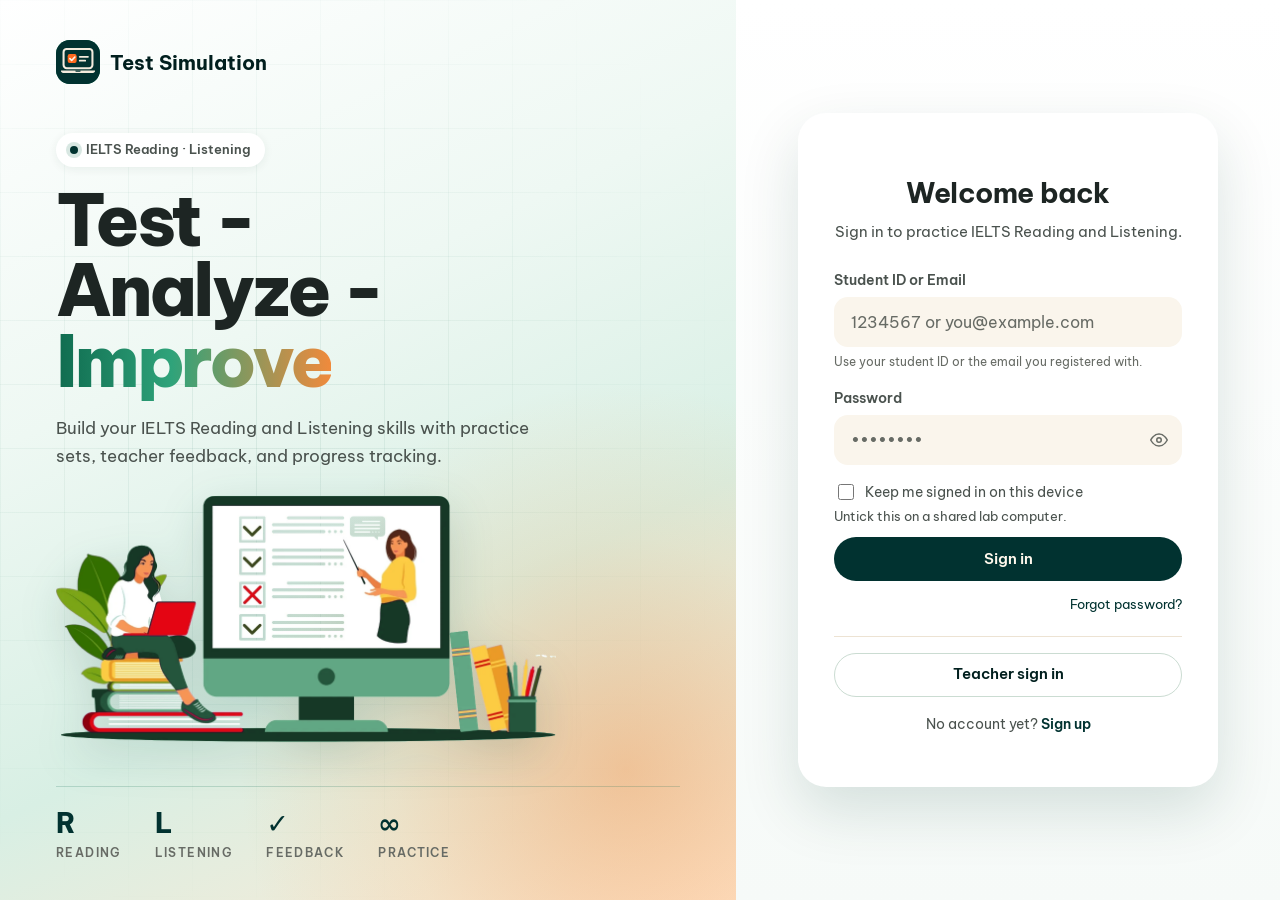
<file: teacher.html>
<!DOCTYPE html>
<html lang="vi">
<head>
<meta charset="UTF-8"><meta name="viewport" content="width=device-width,initial-scale=1">
<link rel="icon" type="image/svg+xml" href="favicon.svg?v=20261120c"><link rel="apple-touch-icon" href="apple-touch-icon.png?v=20261120c">
<meta name="theme-color" content="#013230">
<title>Teacher · Test Simulation</title>
<link rel="stylesheet" href="vm-theme.css?v=20261120b">
<style>
#app{min-height:100vh}
/* Assign form */
.asgn-section{background:var(--vm-surface);border:1px solid var(--vm-border-2);border-radius:var(--vm-r);padding:20px 22px;margin-bottom:16px}
.asgn-section h3{font-family:var(--vm-font-display);font-size:1rem;font-weight:700;margin:0 0 14px;color:var(--vm-ink)}
.asgn-section-dark{background:#0D2B1E;border-radius:var(--vm-r);padding:18px 20px;color:#fff;margin-bottom:16px}
.asgn-section-dark h3{font-size:.88rem;font-weight:700;margin:0 0 6px;display:flex;align-items:center;gap:7px;color:#fff}
.asgn-section-dark p{font-size:.76rem;color:#7FD0A6;margin:0 0 14px}
.vm-classes-grid{display:grid;grid-template-columns:repeat(auto-fill,minmax(340px,1fr));gap:16px;margin-bottom:22px}.vm-class-card .vm-class-actions{margin-top:12px;display:flex;gap:8px;flex-wrap:wrap}.vm-class-card .vm-btn-sm{white-space:nowrap}
.vm-class-card{background:var(--vm-surface);border:1.5px solid var(--vm-border-2);border-radius:var(--vm-r);padding:18px 20px;cursor:pointer;transition:border-color .14s,box-shadow .15s,transform .13s;box-shadow:var(--vm-shadow-sm)}
.vm-class-card:hover{border-color:var(--vm-primary);box-shadow:var(--vm-shadow-lg);transform:translateY(-2px)}
.vm-class-card.active{border-color:var(--vm-primary);background:var(--vm-primary-lt)}
.vm-class-name{font-family:var(--vm-font-display);font-weight:700;font-size:.98rem;margin:0 0 4px}
.vm-class-meta{font-size:.76rem;color:var(--vm-ink-3)}
.vm-class-id{font-size:.7rem;font-weight:700;color:var(--vm-primary);background:var(--vm-primary-lt);padding:2px 8px;border-radius:10px;display:inline-block;margin-top:6px}
/* Result table badge */
.vm-period-note{font-size:.78rem;color:var(--vm-ink-3);margin-left:auto;display:flex;align-items:center;gap:8px}
.vm-btn-sm{padding:7px 14px;font-size:.82rem}
/* Loading overlay */
.vm-overlay{position:fixed;inset:0;background:rgba(10,63,48,.55);z-index:8888;display:none;flex-direction:column;align-items:center;justify-content:center;gap:14px}
.vm-overlay.show{display:flex}
.vm-overlay .vm-spin{width:38px;height:38px;border-width:4px}
.vm-overlay p{color:#fff;font-size:.95rem;font-weight:600;margin:0}
</style>
</head>
<body>
<!-- Loading overlay -->
<div class="vm-overlay" id="globalOverlay">
  <span class="vm-spin"></span>
  <p id="overlayMsg">Loading…</p>
</div>
<div id="app"></div>

<!-- Create/Edit Assignment Modal -->
<div class="vm-modal-bg" id="assignModal">
  <div class="vm-modal" style="max-width:760px">
    <button class="vm-modal-close" id="assignModalClose">✕</button>
    <div class="vm-modal-title" id="assignModalTitle">📚 New Assignment</div>

    <!-- Basic info -->
    <div class="asgn-section">
      <div class="vm-row" style="gap:14px;flex-wrap:wrap">
        <div class="vm-field" style="flex:2;min-width:200px">
          <label class="vm-label">Assignment Title <span style="color:var(--vm-danger)">*</span></label>
          <input class="vm-input" id="af-title" placeholder="VD: Unit 5 – Environment Vocabulary">
          <div id="af-title-hint" style="font-size:.74rem;color:var(--vm-ink-3);margin-top:3px"></div>
        </div>
        <!-- Load from existing homework (shown only in inclass mode) -->
        <div id="af-load-hw-wrap" style="display:none;background:var(--vm-surface-2);border:1.5px solid var(--vm-accent);border-radius:var(--vm-r-sm);padding:12px 14px;margin-top:4px">
          <label class="vm-label" style="font-size:.72rem;margin-bottom:8px">📥 Load vocab from existing Homework assignment</label>
          <div style="display:flex;gap:8px;flex-wrap:wrap;align-items:center">
            <select class="vm-input" id="af-hw-source" style="flex:1;min-width:180px;font-size:.85rem">
              <option value="">— create new from scratch —</option>
            </select>
            <button class="vm-btn vm-btn-ghost vm-btn-sm" id="af-load-hw-btn" type="button" style="white-space:nowrap">Load vocab</button>
          </div>
          <p style="font-size:.72rem;color:var(--vm-ink-3);margin:5px 0 0">Selecting a homework will copy its title, reading passage, and vocabulary into this in-class assignment.</p>
        </div>
        <div class="vm-field" style="flex:1;min-width:140px">
          <label class="vm-label">Mode <span style="color:var(--vm-danger)">*</span></label>
          <select class="vm-input" id="af-mode">
            <option value="homework">📝 Homework</option>
            <option value="inclass">🖥️ In-class Review</option>
          </select>
        </div>
      </div>
      <div class="vm-row" style="gap:14px;flex-wrap:wrap">
        <div class="vm-field" style="flex:1;min-width:160px">
          <label class="vm-label">Assigned Class <span style="color:var(--vm-danger)">*</span></label>
          <select class="vm-input" id="af-class"><option value="">-- select class --</option></select>
        </div>
        <div class="vm-field" style="flex:1;min-width:140px">
          <label class="vm-label">Start Date</label>
          <input class="vm-input" id="af-start" type="date">
        </div>
        <div class="vm-field" style="flex:1;min-width:140px">
          <label class="vm-label">Deadline (leave blank = no limit)</label>
          <input class="vm-input" id="af-deadline" type="date">
        </div>
      </div>
      <!-- In-class only: session time -->
      <div id="af-inclass-time-wrap" style="display:none">
        <div class="vm-row" style="gap:14px;flex-wrap:wrap">
          <div class="vm-field" style="flex:1;min-width:160px">
            <label class="vm-label">Session Start Time <span style="color:var(--vm-danger)">*</span></label>
            <input class="vm-input" id="af-session-start" type="datetime-local">
            <p style="font-size:.74rem;color:var(--vm-ink-3);margin:4px 0 0">When students can start the in-class quiz.</p>
          </div>
          <div class="vm-field" style="flex:1;min-width:140px">
            <label class="vm-label">Duration (minutes) <span style="color:var(--vm-danger)">*</span></label>
            <input class="vm-input" id="af-duration" type="number" min="5" max="180" value="45" placeholder="45">
            <p style="font-size:.74rem;color:var(--vm-ink-3);margin:4px 0 0">Session ends at start + duration.</p>
          </div>
          <div class="vm-field" style="flex:1;min-width:140px">
            <label class="vm-label">Session End (auto)</label>
            <input class="vm-input" id="af-session-end" type="datetime-local" disabled style="opacity:.5">
          </div>
        </div>
      </div>
      <div id="af-goals-wrap" class="vm-field">
        <label class="vm-label">Required Perfect Scores (Goal)</label>
        <input class="vm-input" id="af-goals" type="number" min="1" max="20" value="3" style="max-width:120px">
        <p style="font-size:.76rem;color:var(--vm-ink-3);margin:4px 0 0">Students must achieve 100% this many times to complete the assignment.</p>
      </div>
    </div>

    <!-- Reading passage -->
    <div class="asgn-section">
      <h3>📖 Reading Passage <span style="font-weight:400;font-size:.82rem;color:var(--vm-ink-3)">(optional — students read before the quiz)</span></h3>
      <textarea class="vm-input" id="af-reading" rows="4" placeholder="Paste the reading passage here. Students read this before the vocabulary quiz…" style="resize:vertical;line-height:1.6"></textarea>
    </div>

    <!-- Target vocab -->
    <div class="asgn-section">
      <h3>📝 Target Vocabulary List <span style="font-weight:400;font-size:.82rem;color:var(--vm-ink-3)">(one word per line, or word = definition)</span></h3>
      <textarea class="vm-input" id="af-vocab-raw" rows="5" placeholder="environment&#10;sustainable = able to be maintained long-term&#10;biodiversity&#10;conservation" style="resize:vertical;font-family:monospace;font-size:.88rem"></textarea>
      <p style="font-size:.76rem;color:var(--vm-ink-3);margin:6px 0 0">After adding words, click <b>Analyse Vocabulary</b> to fill in IPA &amp; Vietnamese meanings.</p>
    </div>

    <!-- AI Analysis -->
    <div class="asgn-section-dark">
      <h3>🎓 AI Vocabulary Analysis</h3>
      <p>AI will fill IPA &amp; Vietnamese for all words. Use your Gemini key (free) to process 100+ words.</p>
      <div style="display:flex;gap:10px;align-items:center;flex-wrap:wrap;margin-bottom:10px">
        <input id="af-gemini-key" type="password" placeholder="••••• (key saved)" style="flex:1;min-width:200px;background:rgba(255,255,255,.08);border:1px solid rgba(255,255,255,.2);border-radius:8px;padding:9px 12px;color:#fff;font-size:.88rem">
        <button class="vm-btn" id="af-verify-key" style="background:rgba(255,255,255,.15);color:#fff;border:1px solid rgba(255,255,255,.25);padding:9px 16px;font-size:.84rem;border-radius:8px">✓ Verify</button>
      </div>
      <div id="af-key-status" style="font-size:.76rem;margin-bottom:12px;color:#7FD0A6"></div>
      <div style="display:flex;gap:10px;flex-wrap:wrap">
        <button class="vm-btn" id="af-analyze" style="background:#013230;color:#fff;border:1px solid #2DA67B">✨ Analyse Vocabulary</button>
        <button class="vm-btn vm-btn-ghost" id="af-parse-only" style="background:rgba(255,255,255,.08);border-color:rgba(255,255,255,.2);color:#ccc;font-size:.84rem">Parse only (no AI)</button>
      </div>
      <div id="af-ai-progress" style="margin-top:10px;font-size:.8rem;color:#7FD0A6;display:none">
        <span class="vm-spin" style="width:13px;height:13px;margin-right:6px"></span> Analysing vocabulary…
      </div>
    </div>

    <!-- Vocab Table -->
    <div class="asgn-section">
      <div style="display:flex;align-items:center;gap:12px;margin-bottom:10px">
        <h3 style="margin:0">📋 Vocabulary Table</h3>
        <button class="vm-btn vm-btn-ghost vm-btn-sm" id="af-add-row">+ Add Row</button>
      </div>
      <div style="overflow-x:auto">
        <table class="vm-vocab-table" id="af-vocab-table">
          <thead><tr>
            <th style="min-width:130px">WORD</th>
            <th style="min-width:100px">IPA</th>
            <th style="min-width:200px">SYNONYMS / DEFINITION</th>
            <th style="min-width:160px">VIETNAMESE</th>
            <th style="width:36px"></th>
          </tr></thead>
          <tbody id="af-vocab-tbody">
            <tr id="af-vocab-empty"><td colspan="5" style="text-align:center;color:var(--vm-ink-3);padding:20px">Use AI Analysis or add rows manually.</td></tr>
          </tbody>
        </table>
      </div>
    </div>

    <div style="display:flex;gap:12px;justify-content:flex-end;margin-top:8px">
      <button class="vm-btn vm-btn-ghost" id="assignCancel">Cancel</button>
      <button class="vm-btn vm-btn-primary" id="assignSave">💾 Save Assignment</button>
    </div>
  </div>
</div>

<!-- Create Class Modal -->
<!-- Extend time modal (gia hạn cho cả lớp / từng sinh viên) -->
<div class="vm-modal-bg" id="extModal">
  <div class="vm-modal" style="max-width:560px;max-height:90vh;overflow-y:auto">
    <button class="vm-modal-close" id="extClose">✕</button>
    <div class="vm-modal-title" id="extTitle">⏱ Gia hạn</div>
    <div id="extInfo" style="font-size:.84rem;color:var(--vm-ink-2);margin-bottom:12px"></div>

    <div class="vm-field">
      <label class="vm-label">Áp dụng cho</label>
      <div style="display:flex;gap:16px;flex-wrap:wrap;font-size:.88rem">
        <label style="cursor:pointer"><input type="radio" name="extScope" value="class" checked> Cả lớp</label>
        <label style="cursor:pointer"><input type="radio" name="extScope" value="students"> Một số sinh viên</label>
      </div>
    </div>
    <div id="extStuWrap" style="display:none;margin-bottom:12px">
      <input class="vm-input" id="extStuSearch" placeholder="Tìm theo mã SV hoặc tên…" style="margin-bottom:6px">
      <div id="extStuList" style="max-height:180px;overflow-y:auto;border:1px solid var(--vm-border);border-radius:8px;padding:6px 10px;font-size:.85rem"></div>
    </div>

    <div id="extKindWrap" style="display:none;margin-bottom:12px;font-size:.88rem">
      <label style="cursor:pointer;display:block;margin-bottom:4px"><input type="radio" name="extKind" value="shift" checked> <b>Dời lịch kiểm tra</b> — giờ bắt đầu và kết thúc cùng lùi (VD 17:30 → 17:35, hoặc sang ngày khác)</label>
      <label style="cursor:pointer;display:block"><input type="radio" name="extKind" value="end"> <b>Chỉ kéo dài giờ kết thúc</b> — giờ bắt đầu giữ nguyên</label>
    </div>

    <div class="vm-field">
      <label class="vm-label" id="extAmountLabel">Thêm thời gian</label>
      <div id="extQuick" style="display:flex;gap:6px;flex-wrap:wrap;margin-bottom:8px"></div>
      <div style="display:flex;gap:8px;align-items:center;flex-wrap:wrap;font-size:.88rem">
        <input class="vm-input" id="extD" type="number" min="0" max="366" value="0" style="width:72px"> ngày
        <input class="vm-input" id="extH" type="number" min="0" max="23" value="0" style="width:72px"> giờ
        <input class="vm-input" id="extM" type="number" min="0" max="59" value="0" style="width:72px"> phút
      </div>
    </div>
    <div class="vm-field">
      <label class="vm-label" id="extAbsLabel">Hoặc chọn thời điểm cụ thể</label>
      <input class="vm-input" id="extUntil" type="datetime-local">
    </div>
    <div id="extPreview" style="font-size:.86rem;font-weight:600;color:var(--vm-ok);min-height:1.3em"></div>

    <div id="extCurrent" style="margin:14px 0 4px"></div>

    <div class="vm-modal-footer">
      <button class="vm-btn vm-btn-ghost" id="extCancel">Đóng</button>
      <button class="vm-btn vm-btn-primary" id="extApply">Gia hạn</button>
    </div>
  </div>
</div>

<div class="vm-modal-bg" id="classModal">
  <div class="vm-modal" style="max-width:420px">
    <button class="vm-modal-close" id="classModalClose">✕</button>
    <div class="vm-modal-title">Create New Class</div>
    <div class="vm-field">
      <label class="vm-label">Class Name <span style="color:var(--vm-danger)">*</span></label>
      <input class="vm-input" id="cls-name" placeholder="e.g. IELTS-A 2025-2026">
    </div>
    <div class="vm-row">
      <div class="vm-field">
        <label class="vm-label">Academic Year</label>
        <input class="vm-input" id="cls-year" placeholder="2025-2026">
      </div>
      <div class="vm-field">
        <label class="vm-label">Semester</label>
        <input class="vm-input" id="cls-semester" placeholder="Semester 1">
      </div>
    </div>
    <div style="display:flex;gap:10px;justify-content:flex-end;margin-top:8px">
      <button class="vm-btn vm-btn-ghost" id="classCancelBtn">Cancel</button>
      <button class="vm-btn vm-btn-primary" id="classSaveBtn">Create Class</button>
    </div>
  </div>
</div>

<!-- Import students -->
<div class="vm-modal-bg" id="impModal">
  <div class="vm-modal" style="max-width:760px;max-height:92vh;overflow-y:auto">
    <button class="vm-modal-close" id="impClose" aria-label="Close">✕</button>
    <div class="vm-modal-title" id="impTitle">Import students</div>
    <p class="vm-help">One student per line: <b>Student ID, Full name, Email (optional)</b>. You can paste straight from a spreadsheet (tab-separated) or from a CSV file.</p>
    <div class="vm-field"><label class="vm-label">Initial password for all students</label><input class="vm-input" id="impPw" value="nckh2026" autocomplete="off"></div>
    <div class="vm-field"><label class="vm-label">Students</label><textarea class="vm-input" id="impText" rows="8" placeholder="1234567, Nguyen Van A, a@example.com&#10;1234568, Tran Thi B"></textarea></div>
    <div style="display:flex;gap:10px;flex-wrap:wrap;align-items:center"><button class="vm-btn vm-btn-ghost" id="impPreview">Preview</button><label class="vm-btn vm-btn-ghost" style="margin:0">Load CSV file<input type="file" id="impFile" accept=".csv,.txt,.tsv" hidden></label></div>
    <div id="impList" style="margin-top:14px"></div>
    <div style="display:flex;gap:10px;justify-content:flex-end;margin-top:14px"><button class="vm-btn vm-btn-ghost" id="impCancel">Close</button><button class="vm-btn vm-btn-primary" id="impGo" disabled>Create accounts</button></div>
  </div>
</div>

<!-- View Roster Modal -->
<div class="vm-modal-bg" id="rosterModal">
  <div class="vm-modal" style="max-width:600px">
    <button class="vm-modal-close" id="rosterClose">✕</button>
    <div class="vm-modal-title" id="rosterTitle">Student Roster</div>
    <div id="rosterContent"><div class="vm-empty"><p>Loading…</p></div></div>
  </div>
</div>

<div class="vm-modal-bg" id="translateModal">
  <div class="vm-modal" style="max-width:700px;max-height:90vh;overflow-y:auto">
    <button class="vm-modal-close" id="translateModalClose">✕</button>
    <div class="vm-modal-title">✏️ Tạo bài Luyện Dịch</div>

    <div style="display:flex;flex-direction:column;gap:14px">

      <div class="vm-row" style="gap:12px;flex-wrap:wrap">
        <div class="vm-field" style="flex:1;min-width:160px">
          <label class="vm-label">Lớp <span style="color:var(--vm-danger)">*</span></label>
          <select class="vm-input" id="tr-class" onchange="trClassChanged()">
            <option value="">— Chọn lớp —</option>
          </select>
        </div>
        <div class="vm-field" style="flex:1;min-width:200px">
          <label class="vm-label">Bài Homework nguồn <span style="color:var(--vm-danger)">*</span></label>
          <select class="vm-input" id="tr-hw-src" onchange="trHWChanged()">
            <option value="">— Chọn homework —</option>
          </select>
        </div>
      </div>

      <div class="vm-field">
        <label class="vm-label">Tiêu đề</label>
        <input class="vm-input" id="tr-title" placeholder="Dịch · London Underground Railway">
      </div>

      <div class="vm-row" style="gap:12px;flex-wrap:wrap">
        <div class="vm-field" style="flex:1;min-width:120px">
          <label class="vm-label">Pass Score (%)</label>
          <input class="vm-input" id="tr-pass" type="number" min="50" max="100" value="85">
        </div>
        <div class="vm-field" style="flex:1;min-width:180px">
          <label class="vm-label">Session Start <span style="color:var(--vm-danger)">*</span></label>
          <input class="vm-input" id="tr-start" type="datetime-local">
        </div>
        <div class="vm-field" style="flex:1;min-width:180px">
          <label class="vm-label">Deadline</label>
          <input class="vm-input" id="tr-deadline" type="datetime-local">
        </div>
      </div>

      <div style="background:var(--vm-surface-2);border:1px solid var(--vm-border-2);border-radius:var(--vm-r-sm);padding:14px 16px">
        <div style="display:flex;align-items:center;gap:10px;margin-bottom:8px">
          <span style="font-size:.85rem;font-weight:600">✨ Sinh 30 câu bằng AI</span>
          <span style="font-size:.75rem;color:var(--vm-ink-3)">(dùng Gemini key giáo viên)</span>
        </div>
        <div style="display:flex;gap:8px;flex-wrap:wrap">
          <button class="vm-btn vm-btn-primary vm-btn-sm" id="trGenBtn" onclick="trGenItems()">✨ Sinh câu</button>
          <button class="vm-btn vm-btn-ghost vm-btn-sm" id="trRegenBtn" style="display:none" onclick="trGenItems()">↺ Thử lại</button>
        </div>
        <div id="trGenStatus" style="font-size:.8rem;color:var(--vm-ink-3);margin-top:8px;min-height:16px"></div>
      </div>

      <div id="trPreviewWrap" style="display:none">
        <div style="font-size:.78rem;font-weight:700;color:var(--vm-ink-2);margin-bottom:8px">
          📋 Preview <span id="trItemCount"></span>
        </div>
        <div style="max-height:260px;overflow-y:auto;border:1px solid var(--vm-border-2);border-radius:var(--vm-r-sm)">
          <table class="vm-table" style="font-size:.78rem">
            <thead><tr><th>#</th><th>Chiều</th><th>Câu gốc</th><th>Đáp án mẫu</th><th>Vocab</th></tr></thead>
            <tbody id="trItemsTbody"></tbody>
          </table>
        </div>
      </div>

    </div>

    <div class="vm-modal-footer">
      <button class="vm-btn vm-btn-ghost" onclick="closeTrModal()">Huỷ</button>
      <button class="vm-btn vm-btn-primary" id="trSaveBtn" disabled onclick="saveTrSet()">💾 Lưu bài dịch</button>
    </div>
  </div>
</div>

<script src="vm-common.js?v=20261120c"></script>
<script>
if (typeof VM === 'undefined') { location.href='login.html'; throw new Error('no VM'); }

var sess = VM.session.require('teacher');
if (!sess) throw new Error('not teacher');

// ── State ───────────────────────────────────────────────────────
/*── Loading overlay ──*/
function showOverlay(msg){
  document.getElementById('overlayMsg').textContent=msg||'Loading…';
  document.getElementById('globalOverlay').classList.add('show');
}
function hideOverlay(){ document.getElementById('globalOverlay').classList.remove('show'); }

  // Format deadline: "2026-08-17" → "17/08/2026" | ISO datetime → local +7
  function fmtDeadline(val) {
    if (!val || val === '∞' || val === '') return '∞';
    var s = String(val).trim();
    // Date only (YYYY-MM-DD)
    if (/^\d{4}-\d{2}-\d{2}$/.test(s)) {
      var parts = s.split('-');
      return parts[2] + '/' + parts[1] + '/' + parts[0];
    }
    // datetime-local strings (e.g. "2026-08-20T14:00") have NO timezone suffix
    // → already local time (VN +7), parse as-is directly from string
    var hasTimezone = /Z$|[+-]\d{2}:\d{2}$/.test(s);
    if (!hasTimezone) {
      // Parse date/time parts directly — no conversion
      var m = s.match(/^(\d{4})-(\d{2})-(\d{2})T(\d{2}):(\d{2})/);
      if (m) return m[3]+'/'+m[2]+'/'+m[1]+' '+m[4]+':'+m[5];
      return s;
    }
    // Explicit UTC (has Z or offset) — convert to +7
    var d = new Date(s);
    if (isNaN(d.getTime())) return s;
    var vn = new Date(d.getTime() + 7 * 3600000);
    return vn.getUTCDate().toString().padStart(2,'0') + '/' +
           (vn.getUTCMonth()+1).toString().padStart(2,'0') + '/' +
           vn.getUTCFullYear() + ' ' +
           vn.getUTCHours().toString().padStart(2,'0') + ':' +
           vn.getUTCMinutes().toString().padStart(2,'0');
  }

  // Resolve classId → className (falls back to classId if not loaded yet)
  function clsName(id) {
    if (!id) return '—';
    var c = (state.classes||[]).find(function(c){ return c.classId === String(id); });
    return c ? c.className : String(id);
  }

var state = {
  classes: [],
  assignments: [],
  results: [],
  resultsFull: false,
  recheckMap: {},
  activeTab: 'classes',
  filterClass: '',
  filterMode: '',
  filterSearch: '',
  filterAssign: '',
  sortCol: 'timestamp',
  sortDir: 'desc',
  editingAssignId: null,
  vocabRows: [],      // [{word,ipa,synonyms,vi}]
};

// ── Navigation ───────────────────────────────────────────────────
function navItems() {
  return [
    { id:'library',  label:'Library',   icon:'reading', href:'ielts.html#library' },
    { id:'types',    label:'Task Types', icon:'assign', href:'ielts.html#types' },
    { id:'inclass',  label:'In-class',  icon:'inclass', href:'ielts.html#inclass' },
    { id:'results',  label:'Results',   icon:'results', href:'ielts.html#results' },
    { id:'classes',  label:'Classes',   icon:'classes'  },
    { id:'settings', label:'Settings',  icon:'edit'     },
  ];
}

VM.renderShell({
  mount: 'app', eyebrow: 'Test Simulation', title: 'Overview',
  user: sess,
  nav: navItems().map(function(n){ return Object.assign({},n,{active:n.id===state.activeTab}); }),
  onNav: function(id){ switchTab(id); }
});

function switchTab(id) {
  state.activeTab = id;
  VM.setActiveNav(id);
  var titles = { overview:'Overview', classes:'Classes', assign:'Assignments', hwbook:'HW Book', translate:'Luyện Dịch', results:'Results', settings:'Settings' };
  VM.setTitle(titles[id] || id);
  var content = document.getElementById('vmContent');
  content.innerHTML = '<div class="vm-empty"><span class="vm-spin-dark" style="width:24px;height:24px;border-width:3px"></span></div>';
  // Results tab manages its own loading state — don't show global overlay
  if (id !== 'results' && id !== 'translate' && id !== 'settings') showOverlay('Loading…');
  if (id === 'overview') renderOverview();
  else if (id === 'classes')  renderClasses();
  else if (id === 'assign')   renderAssignments();
  else if (id === 'hwbook')   renderHWBook();
  else if (id === 'translate') renderTranslate();
  else if (id === 'settings')  renderTeacherSettings();
  else if (id === 'results')  renderResults();
}

// ── Load data ─────────────────────────────────────────────────────
function loadClasses(cb) {
  VM.api('class.list', { teacherEmail: sess.email }).then(function(res) {
    if (res && res.success) state.classes = res.data || [];
    if (cb) cb();
  });
}

function loadAssignments(cb) {
  var cids = state.classes.map(function(c){ return c.classId; });
  if (!cids.length) { state.assignments = []; if(cb) cb(); return; }
  VM.api('assign.list', { classIds: cids }).then(function(res) {
    if (res && res.success) state.assignments = res.data || [];
    if (cb) cb();
  });
}

function loadResults(full, cb) {
  // Overview KPIs use assignments/classes only — do NOT call result.getForTeacher
  // (that API now requires a single classId, not classIds array)
  state.results = [];
  if (cb) cb();
}

// ── Overview ──────────────────────────────────────────────────────
function renderOverview() {
  loadClasses(function() {
    loadAssignments(function() {
      loadResults(false, function() {
        hideOverlay();
        var content = document.getElementById('vmContent');
        var totalStu = 0; // total enrolled students across all classes
        state.classes.forEach(function(){ totalStu = '—'; }); // shown as — until roster loaded

        var hwCount = state.assignments.filter(function(a){ return a.mode==='homework'; }).length;
        var icCount = state.assignments.filter(function(a){ return a.mode==='inclass'; }).length;

        content.innerHTML =
          '<div id="vmTodaysWord"></div>' +
          '<div class="vm-kpi-row">' +
            kpi(state.classes.length,'Classes','') +
            kpi(hwCount,'Homework','open') +
            kpi(icCount,'In-class','open') +
            kpi(totalStu,'Students','enrolled') +
          '</div>' +
          '<div style="display:flex;gap:12px;margin-bottom:16px">' +
            '<button class="vm-btn vm-btn-primary" id="ovNewHw">+ New Homework</button>' +
            '<button class="vm-btn vm-btn-ghost" id="ovNewIc">+ New In-class</button>' +
            '<button class="vm-btn vm-btn-ghost" id="ovNewCls">+ New Class</button>' +
          '</div>' +
          recentResultsTable();

        VM.renderTodaysWord('vmTodaysWord');
        document.getElementById('ovNewHw').onclick = function(){ openAssignModal(null,'homework'); };
        document.getElementById('ovNewIc').onclick = function(){ openAssignModal(null,'inclass'); };
        document.getElementById('ovNewCls').onclick = openClassModal;
      });
    });
  });
}

function kpi(val, label, sub) {
  return '<div class="vm-kpi"><div class="vm-kpi-label">'+VM.esc(label)+'</div>' +
         '<div class="vm-kpi-value">'+VM.esc(String(val))+'</div>' +
         (sub?'<div class="vm-kpi-sub">'+VM.esc(sub)+'</div>':'') + '</div>';
}

function recentResultsTable() {
  var rows = state.results.slice(0,10);
  if (!rows.length) return '<div class="vm-empty"><p>No results yet.</p></div>';
  return '<div class="vm-table-wrap">' +
    '<table class="vm-table"><thead><tr>' +
    '<th>Time</th><th>Student</th><th>Class</th><th>Assignment</th><th>Score</th>' +
    '</tr></thead><tbody>' +
    rows.map(function(r){
      return '<tr><td>'+VM.esc(VM.fmtDate(r.timestamp))+'</td>' +
             '<td>'+VM.esc(r.name)+'<br><small style="color:var(--vm-ink-3)">'+VM.esc(r.studentId)+'</small></td>' +
             '<td>'+VM.esc(clsName(r.class))+'</td>' +
             '<td>'+VM.esc(r.title||r.assignmentId)+'</td>' +
             '<td class="vm-score '+scoreClass(r.score)+'">'+r.score+'%</td></tr>';
    }).join('') +
    '</tbody></table></div>';
}

function scoreClass(s){ return s>=90?'vm-score-hi':(s>=60?'vm-score-mid':'vm-score-lo'); }

// ── Classes tab ───────────────────────────────────────────────────
function renderClasses() {
  loadClasses(function() {
    hideOverlay();
    var content = document.getElementById('vmContent');
    var html =
      '<div style="display:flex;align-items:center;gap:12px;margin-bottom:20px">' +
        '<h2 style="margin:0;font-size:1.1rem">My Classes</h2>' +
        '<button class="vm-btn vm-btn-primary vm-btn-sm" id="newClassBtn">+ Create New Class</button>' +
      '</div>';

    if (!state.classes.length) {
      html += '<div class="vm-empty"><p>No classes yet. Click + New Class to get started.</p></div>';
    } else {
      html += '<div class="vm-classes-grid">' +
        state.classes.map(function(c) {
          return '<div class="vm-class-card" data-cls="'+VM.esc(c.classId)+'">' +
            '<div class="vm-class-name">'+VM.esc(c.className)+'</div>' +
            '<div class="vm-class-meta">'+(c.year?c.year:'')+(c.semester?' · '+c.semester:'')+'</div>' +
            '<div class="vm-class-id">'+VM.esc(c.classId)+'</div>' +
            '<div class="vm-class-actions">' +
              '<button class="vm-btn vm-btn-ghost vm-btn-sm" data-roster="'+VM.esc(c.classId)+'">Roster</button>' +
              '<button class="vm-btn vm-btn-ghost vm-btn-sm" data-import="'+VM.esc(c.classId)+'">Import students</button>' +
              '<button class="vm-btn vm-btn-ghost vm-btn-sm" data-archive-cls="'+VM.esc(c.classId)+'">Archive</button>' +
            '</div>' +
          '</div>';
        }).join('') + '</div>';
    }
    content.innerHTML = html;

    document.getElementById('newClassBtn').onclick = openClassModal;
    VM.els('[data-roster]').forEach(function(btn){
      btn.onclick = function(){ openRoster(btn.getAttribute('data-roster')); };
    });
    VM.els('[data-import]').forEach(function(btn){
      btn.onclick = function(){ openImport(btn.getAttribute('data-import')); };
    });
    VM.els('[data-archive-cls]').forEach(function(btn){
      btn.onclick = function(){
        var cid = btn.getAttribute('data-archive-cls');
        if(!btn._ok){VM.confirm('Archive this class? Assignments and results will be kept.',{danger:true,ok:'Archive'}).then(function(y){if(y){btn._ok=1;try{btn.click();}finally{btn._ok=0;}}});return;}
        VM.api('class.archive',{classId:cid}).then(function(res){
          if(res&&res.success){VM.toast('Class archived.','ok');renderClasses();}
          else VM.toast('Error: '+(res&&res.error),'err');
        });
      };
    });
  });
}

function openClassModal() {
  document.getElementById('cls-name').value = '';
  document.getElementById('cls-year').value = '';
  document.getElementById('cls-semester').value = '';
  document.getElementById('classModal').classList.add('show');
}
document.getElementById('classModalClose').onclick = function(){ document.getElementById('classModal').classList.remove('show'); };
document.getElementById('classCancelBtn').onclick  = function(){ document.getElementById('classModal').classList.remove('show'); };
document.getElementById('classSaveBtn').onclick = function(){
  var name = (document.getElementById('cls-name').value||'').trim();
  if (!name) { VM.toast('Enter class name.','err'); return; }
  VM.api('class.create',{
    className:name, year:document.getElementById('cls-year').value.trim(),
    semester:document.getElementById('cls-semester').value.trim(),
    teacherEmail:sess.email
  }).then(function(res){
    if(res&&res.success){
      VM.toast('Class created: '+name,'ok');
      document.getElementById('classModal').classList.remove('show');
      loadClasses(function(){renderClasses();});
    } else VM.toast('Error: '+(res&&res.error),'err',4000);
  });
};

function openImport(classId){
  var cls=(state.classes||[]).filter(function(c){return c.classId===classId;})[0]||{};
  var rows=[];
  var $=function(id){return document.getElementById(id);};
  $('impTitle').textContent='Import students · '+(cls.className||classId);
  $('impText').value='';$('impList').innerHTML='';$('impGo').disabled=true;$('impGo').textContent='Create accounts';
  $('impModal').classList.add('show');
  function close(){$('impModal').classList.remove('show');}
  $('impClose').onclick=close;$('impCancel').onclick=close;
  function parse(){
    var seen={};
    rows=$('impText').value.split(/\r?\n/).map(function(l){return l.trim();}).filter(Boolean).map(function(l){
      var p=(l.indexOf('\t')>=0?l.split('\t'):l.split(/[;,]/)).map(function(x){return x.trim().replace(/^"|"$/g,'');});
      var r={id:p[0]||'',name:p[1]||'',email:(p[2]||'').toLowerCase(),state:'ready',msg:''};
      if(/^(student\s*id|mssv|id|ma sv|mã sv)$/i.test(r.id)){r.state='skip';r.msg='Header row';return r;}
      if(!r.id||!r.name){r.state='bad';r.msg='Needs a Student ID and a full name';}
      else if(r.email&&!/^[^@\s]+@[^@\s]+\.[^@\s]+$/.test(r.email)){r.state='bad';r.msg='Invalid email';}
      else if(seen[r.id]){r.state='bad';r.msg='Duplicate ID in this list';}
      seen[r.id]=1;return r;
    }).filter(function(r){return r.state!=='skip';});
    draw();
  }
  function draw(){
    var ok=rows.filter(function(r){return r.state==='ready';}).length;
    $('impList').innerHTML=rows.length?'<div style="max-height:260px;overflow:auto"><table class="vm-table"><thead><tr><th>#</th><th>Student ID</th><th>Name</th><th>Email</th><th>Status</th></tr></thead><tbody>'+rows.map(function(r,i){
      var st=r.state==='ready'?'Ready':r.state==='done'?'✓ Created':r.state==='exists'?'Already exists':r.state==='busy'?'Creating…':('✗ '+r.msg);
      var col=r.state==='done'?'var(--vm-ok)':(r.state==='bad'||r.state==='fail')?'var(--vm-danger)':'inherit';
      return '<tr><td>'+(i+1)+'</td><td>'+VM.esc(r.id)+'</td><td>'+VM.esc(r.name)+'</td><td>'+VM.esc(r.email)+'</td><td style="color:'+col+';font-weight:600">'+VM.esc(r.state==='fail'?'✗ '+r.msg:st)+'</td></tr>';}).join('')+'</tbody></table></div><p class="vm-help">'+ok+' ready to create'+(rows.length-ok?' · '+(rows.length-ok)+' need attention or are done':'')+'.</p>':'<div class="vm-empty"><p>Nothing to import yet.</p></div>';
    $('impGo').disabled=!ok;
  }
  $('impPreview').onclick=parse;
  $('impFile').onchange=function(){var f=this.files[0];if(!f)return;var rd=new FileReader();rd.onload=function(){$('impText').value=String(rd.result||'');parse();};rd.readAsText(f);this.value='';};
  $('impGo').onclick=async function(){
    var pw=$('impPw').value;if(!pw||pw.length<6){VM.toast('The initial password needs at least 6 characters.','err');return;}
    if(!(await VM.confirm('Create '+rows.filter(function(r){return r.state==='ready';}).length+' student accounts in '+(cls.className||classId)+' with the initial password “'+pw+'”? Tell the students to sign in with their Student ID and this password, then change it in Settings.',{title:'Create accounts',ok:'Create accounts',icon:'+'})))return;
    $('impGo').disabled=true;$('impPreview').disabled=true;
    for(var i=0;i<rows.length;i++){var r=rows[i];if(r.state!=='ready')continue;r.state='busy';draw();
      try{var res=await VM.api('student.createOne',{classId:classId,studentId:r.id,name:r.name,email:r.email,password:pw});
        if(res&&res.success)r.state='done';else if(res&&/already registered/i.test(res.error||'')){r.state='exists';}else{r.state='fail';r.msg=(res&&res.error)||'Failed';}
      }catch(e){r.state='fail';r.msg=e.message||'Failed';}
      draw();}
    $('impPreview').disabled=false;
    var n=rows.filter(function(r){return r.state==='done';}).length;
    VM.toast(n+' student account'+(n===1?'':'s')+' created.','ok',4000);
    $('impGo').textContent='Done';
  };
}
function openRoster(classId) {
  var rCls = state.classes.find(function(c){return c.classId===classId;});
  document.getElementById('rosterTitle').textContent = 'Roster — ' + (rCls?rCls.className:classId);
  document.getElementById('rosterContent').innerHTML = '<div class="vm-empty"><p>Loading…</p></div>';
  document.getElementById('rosterModal').classList.add('show');
  VM.api('class.roster',{classId:classId}).then(function(res){
    if (!res || !res.success || !res.data.length) {
      document.getElementById('rosterContent').innerHTML = '<div class="vm-empty"><p>No students in this class yet.</p></div>';
      return;
    }
    document.getElementById('rosterContent').innerHTML =
      '<div class="vm-table-wrap"><table class="vm-table"><thead><tr>' +
      '<th>Student ID</th><th>Name</th><th>Email</th><th></th>' +
      '</tr></thead><tbody>' +
      res.data.map(function(s){
        return '<tr><td>'+VM.esc(s.studentId)+'</td><td>'+VM.esc(s.name)+'</td>' +
               '<td>'+VM.esc(s.class||'—')+'</td>'+
               '<td>'+VM.esc(s.email||'—')+'</td>' +
               '<td style="white-space:nowrap">'+
               '<button class="vm-btn vm-btn-ghost vm-btn-sm" style="margin-right:4px" data-editstu="'+VM.esc(s.studentId)+'|'+VM.esc(s.name)+'|'+VM.esc(s.class||'')+'|'+VM.esc(s.email||'')+'">Edit</button>'+
               '<button class="vm-btn vm-btn-danger vm-btn-sm" data-rmstu="'+VM.esc(s.studentId)+'">Archive</button></td></tr>';
      }).join('') + '</tbody></table></div>';
    VM.els('[data-editstu]').forEach(function(btn){
      btn.onclick = function(){
        var parts = btn.getAttribute('data-editstu').split('|');
        var sid=parts[0], sname=parts[1], scls=parts[2], semail=parts[3];
        if(!btn._v){VM.prompt('Name:',{value:sname,title:'Edit student',ok:'Next'}).then(function(n){if(n===null)return;VM.prompt('Class ID:',{value:scls,title:'Edit student',ok:'Next'}).then(function(c){if(c===null)return;VM.prompt('Email:',{value:semail,title:'Edit student',ok:'Save'}).then(function(m){if(m===null)return;btn._v=[n,c,m];try{btn.click();}finally{btn._v=null;}});});});return;}
        var newName = btn._v[0], newClass = btn._v[1], newEmail = btn._v[2];
        showOverlay('Updating student…');
        VM.api('student.update',{studentId:sid, name:newName.trim(), class:newClass.trim().toUpperCase(), email:newEmail.trim()}).then(function(r){
          hideOverlay();
          if(r&&r.success){VM.toast('Updated.','ok');openRoster(classId);}
          else VM.toast('Error: '+(r&&r.error),'err');
        }).catch(function(){hideOverlay();VM.toast('Connection error.','err');});
      };
    });
    VM.els('[data-rmstu]').forEach(function(btn){
      btn.onclick = function(){
        if(!btn._ok){VM.confirm('Archive student '+btn.getAttribute('data-rmstu')+'? They will no longer be able to sign in and will disappear from the roster. Their past results are kept.',{danger:true,ok:'Archive',title:'Archive student'}).then(function(y){if(y){btn._ok=1;try{btn.click();}finally{btn._ok=0;}}});return;}
        showOverlay('Archiving student…');
        VM.api('student.archive',{studentId:btn.getAttribute('data-rmstu')}).then(function(r){
          hideOverlay();
          if(r&&r.success){VM.toast('Student archived.','ok');openRoster(classId);}
          else VM.toast('Error.','err');
        }).catch(function(){hideOverlay();VM.toast('Connection error.','err');});
      };
    });
  });
}
document.getElementById('rosterClose').onclick = function(){ document.getElementById('rosterModal').classList.remove('show'); };

// ── Assignments tab ────────────────────────────────────────────────
function renderAssignments() {
  loadClasses(function(){
    loadAssignments(function(){
      hideOverlay();
      var content = document.getElementById('vmContent');
      var html =
        '<div class="vm-toolbar">' +
          '<div class="vm-search">'+VM.icon('search')+'<input id="aFilter" placeholder="Search assignments…"></div>' +
          '<select class="vm-select" id="aClass"><option value="">All classes</option>' +
            state.classes.map(function(c){return '<option value="'+VM.esc(c.classId)+'">'+VM.esc(c.className)+'</option>';}).join('') +
          '</select>' +
          '<select class="vm-select" id="aMode"><option value="">All modes</option>' +
            '<option value="homework">Homework</option><option value="inclass">In-class</option>' +
          '</select>' +
          '<button class="vm-btn vm-btn-primary" id="newAssignBtn">+ New Assignment</button>' +
        '</div>' +
        '<div id="assignList"></div>';
      content.innerHTML = html;

      document.getElementById('newAssignBtn').onclick = function(){ openAssignModal(null,'homework'); };
      document.getElementById('aFilter').oninput = renderAssignList;
      document.getElementById('aClass').onchange = renderAssignList;
      document.getElementById('aMode').onchange  = renderAssignList;
      renderAssignList();
    });
  });
}

function renderAssignList() {
  var q   = (document.getElementById('aFilter')||{}).value||'';
  var cls = (document.getElementById('aClass')||{}).value||'';
  var mode= (document.getElementById('aMode')||{}).value||'';
  var filtered = state.assignments.filter(function(a){
    if(cls && a.classId!==cls) return false;
    if(mode && a.mode!==mode) return false;
    if(q && (a.title||'').toLowerCase().indexOf(q.toLowerCase())<0) return false;
    return true;
  });
  var box = document.getElementById('assignList');
  if (!filtered.length) { box.innerHTML='<div class="vm-empty"><p>No assignments found.</p></div>'; return; }

  box.innerHTML = '<div class="vm-table-wrap"><table class="vm-table"><thead><tr>' +
    '<th>Title</th><th>Class</th><th>Mode</th><th>Deadline</th><th>Goal</th><th>Words</th><th>Action</th>' +
    '</tr></thead><tbody>' +
    filtered.map(function(a){
      var modeLabel = a.mode==='homework'?'📝 Homework':'🖥️ In-class';
      return '<tr>' +
        '<td><b>'+VM.esc(a.title)+'</b></td>' +
        '<td>'+VM.esc(clsName(a.classId))+'</td>' +
        '<td>'+modeLabel+'</td>' +
        '<td>'+fmtDeadline(a.deadline)+'</td>' +
        '<td>'+(a.mode==='homework'?a.requiredGoals:'—')+'</td>' +
        '<td>'+(a.vocab?a.vocab.length:0)+'</td>' +
        '<td>' +
          '<button class="vm-btn vm-btn-ghost vm-btn-sm" data-ext-asgn="'+VM.esc(a.assignmentId)+'">⏱ Extend</button> ' +
          '<button class="vm-btn vm-btn-ghost vm-btn-sm" data-edit-asgn="'+VM.esc(a.assignmentId)+'">Edit</button> ' +
          '<button class="vm-btn vm-btn-danger vm-btn-sm" data-del-asgn="'+VM.esc(a.assignmentId)+'">Delete</button>' +
        '</td></tr>';
    }).join('') + '</tbody></table></div>';

  VM.els('[data-ext-asgn]').forEach(function(btn){
    btn.onclick = function(){ openExtendModal(btn.getAttribute('data-ext-asgn')); };
  });
  VM.els('[data-edit-asgn]').forEach(function(btn){
    btn.onclick = function(){ var a=state.assignments.find(function(x){return x.assignmentId===btn.getAttribute('data-edit-asgn');}); if(a) openAssignModal(a); };
  });
  VM.els('[data-del-asgn]').forEach(function(btn){
    btn.onclick = function(){
      if(!btn._ok){VM.confirm('Delete this assignment?',{danger:true,ok:'Delete'}).then(function(y){if(y){btn._ok=1;try{btn.click();}finally{btn._ok=0;}}});return;}
      VM.api('assign.delete',{assignmentId:btn.getAttribute('data-del-asgn')}).then(function(r){
        if(r&&r.success){VM.toast('Deleted.','ok');loadAssignments(renderAssignList);}
        else VM.toast('Error.','err');
      });
    };
  });
}

// ── Extend time (gia hạn) ──────────────────────────────────────────
var EXT = { a: null, roster: [], picked: {} };

function extBaseMs(a) {   // end of the window / deadline WITHOUT extensions
  if (a.mode === 'inclass') {
    if (a.sessionEnd) return new Date(a.sessionEnd).getTime() || 0;
    var s = new Date(a.sessionStart).getTime();
    return s ? s + (a.sessionDurationMin || 0) * 60000 : 0;
  }
  var d = String(a.deadline || '');
  if (!d) return 0;
  var m = /^(\d{4})-(\d{2})-(\d{2})$/.exec(d);
  return m ? new Date(+m[1], +m[2] - 1, +m[3], 23, 59, 59).getTime() : (new Date(d).getTime() || 0);
}
function extLocalInput(t) {
  var d = new Date(t), p = function(n){ return (n < 10 ? '0' : '') + n; };
  return d.getFullYear() + '-' + p(d.getMonth() + 1) + '-' + p(d.getDate()) + 'T' + p(d.getHours()) + ':' + p(d.getMinutes());
}
function extFmt(iso) {
  var d = new Date(iso);
  return isNaN(d) ? String(iso) : d.toLocaleString('vi-VN', { day:'2-digit', month:'2-digit', year:'numeric', hour:'2-digit', minute:'2-digit', hour12:false });
}
function extCurrentMs(a) {   // latest end that applies to the whole class right now
  return Math.max(extBaseMs(a), a.extAll ? new Date(a.extAll).getTime() : 0);
}

function extFmtDur(min) {
  var d = Math.floor(min / 1440), h = Math.floor((min % 1440) / 60), m = min % 60, o = [];
  if (d) o.push(d + ' ngày'); if (h) o.push(h + ' giờ'); if (m) o.push(m + ' phút');
  return o.join(' ') || '0 phút';
}
function extSetAmount(min) {
  document.getElementById('extD').value = Math.floor(min / 1440);
  document.getElementById('extH').value = Math.floor((min % 1440) / 60);
  document.getElementById('extM').value = min % 60;
  document.getElementById('extUntil').value = '';
  renderExtPreview();
}
function extAmountMin() {
  var n = function(id){ return Math.max(0, parseInt(document.getElementById(id).value, 10) || 0); };
  return n('extD') * 1440 + n('extH') * 60 + n('extM');
}
function extScope() { return document.querySelector('input[name="extScope"]:checked').value; }
function extIsShift() { return EXT.a.mode === 'inclass' && extScope() === 'class' && document.querySelector('input[name="extKind"]:checked').value === 'shift'; }

function renderExtPreview() {
  var a = EXT.a, isIC = a.mode === 'inclass', box = document.getElementById('extPreview');
  var abs = document.getElementById('extUntil').value, min = extAmountMin(), shift = extIsShift();
  document.getElementById('extAbsLabel').textContent = shift ? 'Hoặc chọn giờ bắt đầu mới' : (isIC ? 'Hoặc chọn giờ kết thúc mới' : 'Hoặc chọn hạn nộp mới');
  if (!abs && !min) { box.textContent = ''; return; }
  if (extScope() === 'students') {
    box.textContent = abs ? 'Các SV đã chọn sẽ kết thúc lúc ' + extFmt(abs) : 'Mỗi SV được cộng thêm ' + extFmtDur(min) + ' vào giờ kết thúc hiện tại của chính SV đó.';
    return;
  }
  if (shift) {
    var st = new Date(a.sessionStart).getTime(), dMs = abs ? new Date(abs).getTime() - st : min * 60000;
    box.textContent = dMs > 0 ? 'Bắt đầu ' + extFmt(st + dMs) + ' · kết thúc ' + extFmt(extBaseMs(a) + dMs) : 'Giờ bắt đầu mới phải sau giờ hiện tại của bài.';
    return;
  }
  box.textContent = 'Kết thúc mới: ' + extFmt(abs ? new Date(abs).getTime() : Math.max(extCurrentMs(a), Date.now()) + min * 60000);
}

function openExtendModal(aid) {
  if (!VM.firebaseOn) { VM.toast('Gia hạn cần bật Firebase (xem gas/FIREBASE_SETUP.md).', 'warn', 5000); return; }
  var a = state.assignments.find(function(x){ return x.assignmentId === aid; });
  if (!a) { VM.toast('Không tìm thấy bài.', 'err'); return; }
  EXT.a = a; EXT.roster = []; EXT.picked = {};
  var isIC = a.mode === 'inclass';
  document.getElementById('extTitle').textContent = '⏱ Gia hạn — ' + a.title;
  document.getElementById('extAmountLabel').textContent = isIC ? 'Thêm thời gian' : 'Gia hạn thêm';
  document.querySelector('input[name="extScope"][value="class"]').checked = true;
  document.querySelector('input[name="extKind"][value="shift"]').checked = true;
  document.getElementById('extKindWrap').style.display = isIC ? '' : 'none';
  document.getElementById('extStuWrap').style.display = 'none';
  document.getElementById('extStuSearch').value = '';
  renderExtInfo();

  var opts = isIC ? [['+5 phút', 5], ['+10 phút', 10], ['+15 phút', 15], ['+30 phút', 30], ['+1 giờ', 60], ['+1 ngày', 1440], ['+1 tuần', 10080]]
                  : [['+1 giờ', 60], ['+3 giờ', 180], ['+6 giờ', 360], ['+12 giờ', 720], ['+1 ngày', 1440], ['+3 ngày', 4320], ['+7 ngày', 10080]];
  var q = document.getElementById('extQuick');
  q.innerHTML = opts.map(function(o){ return '<button type="button" class="vm-btn vm-btn-ghost vm-btn-sm" data-add="' + o[1] + '">' + o[0] + '</button>'; }).join('');
  VM.els('[data-add]', q).forEach(function(b){ b.onclick = function(){ extSetAmount(parseInt(b.getAttribute('data-add'), 10)); }; });
  extSetAmount(isIC ? 5 : 1440);
  renderExtCurrent();
  document.getElementById('extModal').classList.add('show');
}

function renderExtInfo() {
  var a = EXT.a, base = extBaseMs(a);
  document.getElementById('extInfo').innerHTML =
    (a.mode === 'inclass' && a.sessionStart ? 'Bắt đầu: <b>' + extFmt(a.sessionStart) + '</b> · ' : '') +
    (a.mode === 'inclass' ? 'Kết thúc: ' : 'Hạn nộp hiện tại: ') +
    '<b>' + (base ? extFmt(base) : 'không giới hạn') + '</b>' +
    (a.extAll ? '<br>Đã gia hạn cả lớp đến: <b>' + extFmt(a.extAll) + '</b>' : '');
}

function renderExtCurrent() {
  var a = EXT.a, box = document.getElementById('extCurrent'), rows = [];
  if (a.extAll) rows.push({ label: 'Cả lớp', until: a.extAll, scope: 'class', sid: '' });
  Object.keys(a.ext || {}).forEach(function(sid){ if (a.ext[sid]) rows.push({ label: 'SV ' + sid, until: a.ext[sid], scope: 'students', sid: sid }); });
  if (!rows.length) { box.innerHTML = ''; return; }
  box.innerHTML = '<div class="vm-label" style="margin-bottom:6px">Gia hạn đang áp dụng</div>' +
    rows.map(function(r){
      return '<div style="display:flex;align-items:center;gap:8px;font-size:.84rem;padding:4px 0;border-top:1px solid var(--vm-border)">' +
        '<span style="flex:1"><b>' + VM.esc(r.label) + '</b> → ' + VM.esc(extFmt(r.until)) + '</span>' +
        '<button class="vm-btn vm-btn-ghost vm-btn-sm" data-ext-clear="' + VM.esc(r.scope) + '" data-sid="' + VM.esc(r.sid) + '" style="color:var(--vm-danger)">Gỡ</button></div>';
    }).join('');
  VM.els('[data-ext-clear]', box).forEach(function(b){
    b.onclick = function(){
      var scope = b.getAttribute('data-ext-clear'), sid = b.getAttribute('data-sid');
      sendExtend({ scope: scope, studentIds: sid ? [sid] : [], clear: true }, 'Đã gỡ gia hạn.');
    };
  });
}

function renderExtStudents() {
  var qv = (document.getElementById('extStuSearch').value || '').toLowerCase();
  var list = EXT.roster.filter(function(r){ return !qv || (r.studentId + ' ' + r.name).toLowerCase().indexOf(qv) > -1; });
  var box = document.getElementById('extStuList');
  box.innerHTML = list.length ? list.map(function(r){
    var has = EXT.a.ext && EXT.a.ext[r.studentId];
    return '<label style="display:flex;align-items:center;gap:8px;padding:3px 0;cursor:pointer">' +
      '<input type="checkbox" data-sid="' + VM.esc(r.studentId) + '"' + (EXT.picked[r.studentId] ? ' checked' : '') + '>' +
      '<span><b>' + VM.esc(r.studentId) + '</b> ' + VM.esc(r.name) + '</span>' +
      (has ? '<span style="margin-left:auto;font-size:.72rem;color:var(--vm-ok)">⏱ ' + VM.esc(extFmt(has)) + '</span>' : '') + '</label>';
  }).join('') : '<div style="color:var(--vm-ink-3)">Không có sinh viên.</div>';
  VM.els('input[data-sid]', box).forEach(function(cb){
    cb.onchange = function(){ EXT.picked[cb.getAttribute('data-sid')] = cb.checked; };
  });
}

function sendExtend(body, okMsg) {
  body.assignmentId = EXT.a.assignmentId;
  showOverlay('Đang lưu…');
  VM.api('assign.extend', body).then(function(res){
    hideOverlay();
    if (!res || !res.success) { VM.toast('Lỗi: ' + (res && res.error || 'Unknown'), 'err', 5000); return; }
    VM.toast(okMsg, 'ok');
    var id = EXT.a.assignmentId;
    loadAssignments(function(){
      if (state.activeTab === 'assign') renderAssignList();
      var a = state.assignments.find(function(x){ return x.assignmentId === id; });
      if (a) { EXT.a = a; renderExtInfo(); renderExtCurrent(); renderExtPreview(); if (EXT.roster.length) renderExtStudents(); }
    });
  }).catch(function(){ hideOverlay(); VM.toast('Lỗi kết nối.', 'err'); });
}

document.querySelectorAll('input[name="extScope"]').forEach(function(r){
  r.onchange = function(){
    var students = document.querySelector('input[name="extScope"]:checked').value === 'students';
    document.getElementById('extStuWrap').style.display = students ? '' : 'none';
    document.getElementById('extKindWrap').style.display = (EXT.a.mode === 'inclass' && !students) ? '' : 'none';
    renderExtPreview();
    if (students && !EXT.roster.length) {
      document.getElementById('extStuList').innerHTML = '<div style="color:var(--vm-ink-3)">Đang tải…</div>';
      VM.api('class.roster', { classId: EXT.a.classId }).then(function(res){
        EXT.roster = (res && res.success ? res.data : []) || [];
        renderExtStudents();
      });
    }
  };
});
document.getElementById('extStuSearch').oninput = renderExtStudents;
document.getElementById('extClose').onclick = document.getElementById('extCancel').onclick = function(){
  document.getElementById('extModal').classList.remove('show');
};
['extD', 'extH', 'extM'].forEach(function(id){
  document.getElementById(id).oninput = function(){ document.getElementById('extUntil').value = ''; renderExtPreview(); };
});
document.getElementById('extUntil').oninput = function(){
  if (this.value) { ['extD', 'extH', 'extM'].forEach(function(id){ document.getElementById(id).value = 0; }); }
  renderExtPreview();
};
document.querySelectorAll('input[name="extKind"]').forEach(function(r){ r.onchange = renderExtPreview; });
document.getElementById('extApply').onclick = function(){
  var scope = extScope(), abs = document.getElementById('extUntil').value, min = extAmountMin(), shift = extIsShift();
  if (!abs && !min) { VM.toast('Nhập thời gian gia hạn.', 'warn'); return; }
  var body = { scope: scope, kind: shift ? 'shift' : 'extend' };
  if (abs) {
    var t = new Date(abs).getTime();
    if (!shift && t <= Date.now()) { VM.toast('Thời điểm gia hạn phải ở tương lai.', 'warn'); return; }
    body.until = new Date(abs).toISOString();
  } else body.deltaMin = min;
  if (scope === 'students') {
    body.studentIds = Object.keys(EXT.picked).filter(function(k){ return EXT.picked[k]; });
    if (!body.studentIds.length) { VM.toast('Chọn ít nhất 1 sinh viên.', 'warn'); return; }
  }
  sendExtend(body, shift ? 'Đã dời lịch kiểm tra.' : (scope === 'class' ? 'Đã gia hạn cho cả lớp.' : 'Đã gia hạn cho ' + body.studentIds.length + ' sinh viên.'));
};

// Title preview: name is always saved as HW_… / IC_…
function updateTitleHint() {
  var t = document.getElementById('af-title').value.trim();
  var mode = document.getElementById('af-mode').value;
  document.getElementById('af-title-hint').textContent = t ? 'Tên sẽ được lưu: ' + VM.prefixTitle(t, mode) : 'Tên bài sẽ tự có tiền tố ' + (mode === 'inclass' ? 'IC_' : 'HW_');
}
document.addEventListener('input', function(e){ if (e.target.id === 'af-title') updateTitleHint(); });
document.addEventListener('change', function(e){ if (e.target.id === 'af-mode') updateTitleHint(); });

// ── Assignment Modal ───────────────────────────────────────────────
function populateClassSelect() {
  var sel = document.getElementById('af-class');
  sel.innerHTML = '<option value="">-- select class --</option>' +
    state.classes.map(function(c){
      return '<option value="'+VM.esc(c.classId)+'">'+VM.esc(c.className)+' ('+VM.esc(c.classId)+')</option>';
    }).join('');
}

function openAssignModal(asgn, defaultMode) {
  state.editingAssignId = asgn ? asgn.assignmentId : null;
  state.vocabRows = [];
  document.getElementById('assignModalTitle').textContent = asgn ? '✏️ Edit Assignment' : '📚 New Assignment';

  if (!state.classes.length) {
    loadClasses(function(){ populateClassSelect(); });
  } else { populateClassSelect(); }

  document.getElementById('af-title').value    = asgn ? (asgn.title||'') : '';
  document.getElementById('af-mode').value     = asgn ? (asgn.mode||'homework') : (defaultMode||'homework');
  document.getElementById('af-class').value    = asgn ? (asgn.classId||'') : '';
  document.getElementById('af-deadline').value = asgn ? (asgn.deadline||'').slice(0,10) : '';
  document.getElementById('af-goals').value    = asgn ? (asgn.requiredGoals||3) : 3;
  document.getElementById('af-reading').value  = asgn ? (asgn.reading||'') : '';

  // Load vocab into raw textarea + table
  if (asgn && asgn.vocab && asgn.vocab.length) {
    state.vocabRows = asgn.vocab.slice();
    document.getElementById('af-vocab-raw').value = asgn.vocab.map(function(v){
      return v.word + (v.synonyms && v.synonyms.length ? ' = ' + v.synonyms.join(', ') : '');
    }).join('\n');
    renderVocabTable();
  } else {
    state.vocabRows = [];
    document.getElementById('af-vocab-raw').value = '';
    renderVocabTable();
  }

  // Restore saved Gemini key
  var savedKey = VM.geminiKey.get();
  document.getElementById('af-gemini-key').value = savedKey ? '••••• (key saved)' : '';
  document.getElementById('af-key-status').textContent = savedKey ? '✅ Gemini key active — will process ALL words' : '';

  toggleGoalsField();
  populateHWSourceSelect();
  updateTitleHint();
  document.getElementById('af-mode').onchange = function(){
    toggleGoalsField();
    updateTitleHint();
  };
  // Ensure assignments are loaded for HW source dropdown
  if(!state.assignments.length){
    loadAssignments(function(){ populateHWSourceSelect(); });
  } else {
    populateHWSourceSelect();
  }
  toggleGoalsField();
  document.getElementById('assignModal').classList.add('show');
}


function populateHWSourceSelect(){
  var sel = document.getElementById('af-hw-source');
  if(!sel) return;
  var hwList = state.assignments.filter(function(a){ return a.mode === 'homework'; });
  sel.innerHTML = '<option value="">— create new from scratch —</option>' +
    hwList.map(function(a){
      return '<option value="'+VM.esc(a.assignmentId)+'">'+VM.esc(a.title)+'</option>';
    }).join('');
}

// Wire Load vocab button
document.addEventListener('click', function(e){
  if(e.target.id !== 'af-load-hw-btn') return;
  var aId = (document.getElementById('af-hw-source')||{}).value;
  if(!aId){ VM.toast('Select a homework assignment first.','warn'); return; }
  var src = state.assignments.find(function(a){ return a.assignmentId === aId; });
  if(!src){ VM.toast('Assignment not found.','err'); return; }
  // Copy title, reading, vocab from homework into modal
  var titleEl = document.getElementById('af-title');
  if(titleEl && !titleEl.value) titleEl.value = src.title || '';
  updateTitleHint();
  var readEl = document.getElementById('af-reading');
  if(readEl && !readEl.value) readEl.value = src.reading || '';
  state.vocabRows = (src.vocab||[]).map(function(v){
    return {word:v.word||'',ipa:v.ipa||'',synonyms:v.synonyms||[],vi:v.vi||v.meaningVi||'',meaningVi:v.vi||v.meaningVi||''};
  });
  renderVocabTable();
  VM.toast('Loaded '+state.vocabRows.length+' words from "'+src.title+'"','ok');
});

function toggleGoalsField(){
  var mode = document.getElementById('af-mode').value;
  var isHw = mode === 'homework';
  var isIC = mode === 'inclass';
  document.getElementById('af-goals-wrap').style.display = isHw ? '' : 'none';
  document.getElementById('af-inclass-time-wrap').style.display = isIC ? '' : 'none';
  var hwWrap = document.getElementById('af-load-hw-wrap');
  if(hwWrap) hwWrap.style.display = isIC ? '' : 'none';
  // Populate homework dropdown when switching to inclass
  if(isIC) populateHWSourceSelect();
}

// Auto-calculate session end time
document.addEventListener('input', function(e){
  if(e.target.id==='af-session-start'||e.target.id==='af-duration'){
    var start = document.getElementById('af-session-start').value;
    var dur   = parseInt(document.getElementById('af-duration').value,10)||45;
    var endEl = document.getElementById('af-session-end');
    if(start && endEl){
      var d = new Date(start);
      d.setMinutes(d.getMinutes()+dur);
      // Use local time offset to avoid UTC conversion bug
      var tzOffset = d.getTimezoneOffset() * 60000;
      var localISO = new Date(d.getTime() - tzOffset).toISOString().slice(0,16);
      endEl.value = localISO;
    }
  }
});

document.getElementById('assignModalClose').onclick = closeAssignModal;
document.getElementById('assignCancel').onclick     = closeAssignModal;
function closeAssignModal(){ document.getElementById('assignModal').classList.remove('show'); }

// Gemini key verify
document.getElementById('af-verify-key').onclick = function(){
  var raw = document.getElementById('af-gemini-key').value.trim();
  if (!raw || raw === '••••• (key saved)') { VM.toast('Enter API key.','warn'); return; }
  VM.geminiKey.set(raw);
  document.getElementById('af-key-status').textContent = '⏳ Verifying…';
  fetch('https://generativelanguage.googleapis.com/v1beta/models/gemini-3.5-flash:generateContent?key='+encodeURIComponent(raw),{
    method:'POST',headers:{'Content-Type':'application/json'},
    body:JSON.stringify({contents:[{parts:[{text:'Say "ok" only'}]}],generationConfig:{maxOutputTokens:5}})
  }).then(function(r){return r.json();}).then(function(){
    document.getElementById('af-key-status').textContent='✅ Gemini key active — will process ALL words';
    VM.toast('Key verified!','ok');
  }).catch(function(){
    document.getElementById('af-key-status').textContent='❌ Invalid key.';
    VM.toast('Invalid key.','err');
  });
};

// Parse only (no AI) — reuse analyzeVocab's client-side parse, skip AI step
document.getElementById('af-parse-only').onclick = function(){
  var raw = document.getElementById('af-vocab-raw').value;
  if (!raw.trim()) { VM.toast('Enter word list first.','warn'); return; }
  // Use a fake key so analyzeVocab parses client-side, then AI batch will fail gracefully
  // Better: call with null key to skip AI entirely
  var lines = raw.split('\n').map(function(l){ return l.trim(); }).filter(Boolean);
  var rows = [];
  for (var i = 0; i < lines.length; i++) {
    var line = lines[i].replace(/^\d+[\.)\s]+/, '').replace(/^[-\u2022\u2013\u2014*]\s*/, '').trim();
    if (!line) continue;
    var word='', syn='';
    var eqIdx=line.indexOf('='), colIdx=line.indexOf(':');
    var splitIdx=-1;
    if(eqIdx>=0&&(colIdx<0||eqIdx<=colIdx)) splitIdx=eqIdx;
    else if(colIdx>=0&&colIdx<40) splitIdx=colIdx;
    if(splitIdx>=0){ word=line.slice(0,splitIdx).trim(); syn=line.slice(splitIdx+1).trim(); }
    else { word=line.trim(); }
    word=word.replace(/\s*[\(\[].+[\)\]]\s*$/, '').replace(/[,;:]+$/, '').trim();
    if(word) {
      var syns=syn?syn.split(',').map(function(s){return s.trim();}).filter(Boolean):[];
      rows.push({word:word, ipa:'', synonyms:syns, vi:'', meaningVi:''});
    }
  }
  state.vocabRows = rows;
  renderVocabTable();
  VM.toast('Parsed '+rows.length+' words. IPA & Vietnamese empty — run AI Analyse to fill.','ok', 4000);
};

// Analyze with AI — 2-phase: parse immediately, enrich in background
document.getElementById('af-analyze').onclick = function(){
  var raw = document.getElementById('af-vocab-raw').value;
  if (!raw.trim()) { VM.toast('Enter word list first.','warn'); return; }
  var key = VM.geminiKey.get();
  if (!key) {
    var typed = document.getElementById('af-gemini-key').value.trim();
    if (!typed || typed === '\u2022\u2022\u2022\u2022\u2022 (key saved)') { VM.toast('Enter Gemini API key.','warn'); return; }
    key = typed; VM.geminiKey.set(typed);
  }
  var progressEl = document.getElementById('af-ai-progress');
  var analyzeBtn = document.getElementById('af-analyze');
  progressEl.style.display='';
  analyzeBtn.disabled = true;

  VM.analyzeVocab(raw, key, function(done, total){
    // onProgress callback — update table after each batch
    progressEl.innerHTML =
      '<span class="vm-spin" style="width:13px;height:13px;margin-right:6px"></span>' +
      ' Analysing ' + done + '/' + total + ' words…';
    if (state.vocabRows.length) renderVocabTable();
  }).then(function(rows){
    state.vocabRows = rows;
    renderVocabTable();
    progressEl.style.display='none';
    analyzeBtn.disabled=false;
    VM.toast('Analysed ' + rows.length + ' words!','ok');
  }).catch(function(err){
    progressEl.style.display='none';
    analyzeBtn.disabled=false;
    VM.toast('AI error: '+err.message,'err',5000);
  });
};

// Add row
document.getElementById('af-add-row').onclick = function(){
  state.vocabRows.push({word:'',ipa:'',synonyms:[],vi:''});
  renderVocabTable();
};

function renderVocabTable(){
  var tbody = document.getElementById('af-vocab-tbody');
  if (!state.vocabRows.length){
    tbody.innerHTML='<tr id="af-vocab-empty"><td colspan="5" style="text-align:center;color:var(--vm-ink-3);padding:20px">Use AI Analysis or add rows manually.</td></tr>';
    return;
  }
  tbody.innerHTML = state.vocabRows.map(function(r,i){
    return '<tr>' +
      '<td><input value="'+VM.esc(r.word)+'" data-vi="'+i+'" data-field="word"></td>' +
      '<td><input value="'+VM.esc(r.ipa||'')+'" data-vi="'+i+'" data-field="ipa" placeholder="/ˈpəʊ.lər/"></td>' +
      '<td><input value="'+VM.esc((r.synonyms||[]).join(', '))+'" data-vi="'+i+'" data-field="synonyms" placeholder="synonym1, synonym2"></td>' +
      '<td><input value="'+VM.esc(r.vi||r.meaningVi||'')+'" data-vi="'+i+'" data-field="vi" placeholder="Vietnamese meaning"></td>' +
      '<td><button class="vm-vocab-del" data-del="'+i+'">✕</button></td>' +
    '</tr>';
  }).join('');

  tbody.querySelectorAll('input[data-field]').forEach(function(inp){
    inp.addEventListener('change',function(){
      var i=parseInt(inp.getAttribute('data-vi'),10);
      var f=inp.getAttribute('data-field');
      if(f==='synonyms') state.vocabRows[i].synonyms=inp.value.split(',').map(function(s){return s.trim();}).filter(Boolean);
      else state.vocabRows[i][f]=inp.value.trim();
    });
  });
  tbody.querySelectorAll('[data-del]').forEach(function(btn){
    btn.onclick=function(){
      state.vocabRows.splice(parseInt(btn.getAttribute('data-del'),10),1);
      renderVocabTable();
    };
  });
}

// Save assignment
document.getElementById('assignSave').onclick = function(){
  var title = document.getElementById('af-title').value.trim();
  var classId = document.getElementById('af-class').value;
  var mode = document.getElementById('af-mode').value;
  if (!title) { VM.toast('Enter assignment title.','err'); return; }
  if (!classId) { VM.toast('Select a class.','err'); return; }
  if (!state.vocabRows.length) { VM.toast('Add at least 1 word.','err'); return; }

  // Sync any unsaved input changes
  document.querySelectorAll('#af-vocab-tbody input[data-field]').forEach(function(inp){
    var i=parseInt(inp.getAttribute('data-vi'),10);
    var f=inp.getAttribute('data-field');
    if(!isNaN(i) && state.vocabRows[i]){
      if(f==='synonyms') state.vocabRows[i].synonyms=inp.value.split(',').map(function(s){return s.trim();}).filter(Boolean);
      else state.vocabRows[i][f]=inp.value.trim();
    }
  });

  var payload = {
    classId: classId, title: VM.prefixTitle(title, mode), mode: mode,
    reading: document.getElementById('af-reading').value,
    vocab: state.vocabRows.map(function(r){
      return { word:r.word, ipa:r.ipa||'', synonyms:r.synonyms||[], vi:r.vi||r.meaningVi||'', meaningVi:r.vi||r.meaningVi||'' };
    }),
    deadline: document.getElementById('af-deadline').value || '',
    requiredGoals: parseInt(document.getElementById('af-goals').value,10)||3,
  };
  // In-class session timing
  if(mode==='inclass'){
    var sessStart = document.getElementById('af-session-start').value;
    var sessDur   = parseInt(document.getElementById('af-duration').value,10)||45;
    if(!sessStart){ VM.toast('Enter session start time for in-class assignment.','warn'); return; }
    payload.sessionStart   = sessStart;
    payload.sessionDurationMin = sessDur;
    payload.sessionEnd     = document.getElementById('af-session-end').value || '';
  }

  var action = state.editingAssignId ? 'assign.update' : 'assign.create';
  if (state.editingAssignId) payload.assignmentId = state.editingAssignId;

  document.getElementById('assignSave').disabled = true;
  showOverlay('Saving assignment…');
  VM.apiLarge(action, payload).then(function(res){
    hideOverlay();
    document.getElementById('assignSave').disabled = false;
    if(res&&res.success){
      VM.toast(state.editingAssignId?'Assignment updated.':'Assignment saved!','ok');
      closeAssignModal();
      loadAssignments(function(){ if(state.activeTab==='assign') renderAssignList(); });
    } else {
      VM.toast('Error: '+(res&&res.error||'Unknown'),'err',5000);
    }
  }).catch(function(err){
    hideOverlay();
    document.getElementById('assignSave').disabled = false;
    VM.toast('Connection error: '+(err&&err.message||err),'err',5000);
  });
};

// ── Results tab ────────────────────────────────────────────────────
function initIeltsResultsTrend(){
  var box=document.getElementById('ieltsResultsTrend');if(!box)return;
  box.innerHTML='<h3 style="margin:0 0 10px">IELTS practice progress</h3><div class="vm-toolbar" style="flex-wrap:wrap;gap:8px"><select class="vm-select" id="irClass"><option value="">Choose class</option>'+state.classes.map(function(c){return'<option value="'+VM.esc(c.classId)+'">'+VM.esc(c.className)+'</option>';}).join('')+'</select><select class="vm-select" id="irSkill"><option value="all">Reading & Listening</option><option value="reading">Reading</option><option value="listening">Listening</option></select><select class="vm-select" id="irStudent"><option value="all">All students</option></select><select class="vm-select" id="irItem"><option value="all">All lessons</option></select><input type="date" class="vm-input" id="irDate" aria-label="Start date"></div><div id="irMetric" style="font-size:.78rem;color:var(--vm-ink-3);margin-top:8px">Choose a class to load IELTS attempts.</div><div id="irChart"></div>';
  var rows=[];
  function load(){var cid=document.getElementById('irClass').value;if(!cid){rows=[];render();return;}VM.api('ielts.attempt.list',{classId:cid}).then(function(res){if(!res||!res.success)throw new Error(res&&res.error||'Could not load IELTS attempts.');rows=res.data||[];var students=Array.from(new Set(rows.map(function(r){return r.studentId;}))),items=Array.from(new Set(rows.map(function(r){return r.contentId;})));document.getElementById('irStudent').innerHTML='<option value="all">All students</option>'+students.map(function(id){var r=rows.find(function(x){return x.studentId===id;});return'<option value="'+VM.esc(id)+'">'+VM.esc(r.studentName||id)+'</option>';}).join('');document.getElementById('irItem').innerHTML='<option value="all">All lessons</option>'+items.map(function(id){var r=rows.find(function(x){return x.contentId===id;});return'<option value="'+VM.esc(id)+'">'+VM.esc(r.title)+'</option>';}).join('');render();}).catch(function(e){document.getElementById('irMetric').textContent=e.message;});}
  function render(){var skill=document.getElementById('irSkill').value,student=document.getElementById('irStudent').value,item=document.getElementById('irItem').value,date=document.getElementById('irDate').value;var data=rows.filter(function(r){return(skill==='all'||r.skill===skill)&&(student==='all'||r.studentId===student)&&(item==='all'||r.contentId===item)&&(!date||String(r.completedAt).slice(0,10)>=date);}),scored=data.filter(function(r){return typeof r.score==='number'&&isFinite(r.score);});document.getElementById('irMetric').textContent=data.length?scored.length+' scored attempts of '+data.length+' total · score is practice accuracy, not an official IELTS band score.':'No IELTS attempts match this filter.';var chart=document.getElementById('irChart');chart.innerHTML='';if(!scored.length)return;var w=760,h=210,p=32,pts=scored.map(function(r,i){return[p+(scored.length<2?0:i*(w-2*p)/(scored.length-1)),h-p-r.score*(h-2*p)/100];});chart.innerHTML='<svg viewBox="0 0 '+w+' '+h+'" role="img" aria-label="IELTS practice score over time" style="width:100%;max-height:220px"><line x1="'+p+'" y1="'+p+'" x2="'+p+'" y2="'+(h-p)+'" stroke="#9ca3af"/><line x1="'+p+'" y1="'+(h-p)+'" x2="'+(w-p)+'" y2="'+(h-p)+'" stroke="#9ca3af"/><text x="4" y="'+(p+4)+'" font-size="12">100%</text><text x="15" y="'+(h-p)+'" font-size="12">0</text><polyline fill="none" stroke="#013230" stroke-width="3" points="'+pts.map(function(a){return a.join(',');}).join(' ')+'"/>'+pts.map(function(a,i){return'<circle cx="'+a[0]+'" cy="'+a[1]+'" r="4" fill="#013230"><title>'+scored[i].score+'% · '+VM.esc(scored[i].studentName)+' · '+VM.esc(scored[i].title)+'</title></circle>';}).join('')+'</svg>';}
  document.getElementById('irClass').onchange=load;['irSkill','irStudent','irItem','irDate'].forEach(function(id){document.getElementById(id).onchange=render;});
}
function renderResults() {
  VM.setTitle('Results');
  var c = document.getElementById('vmContent');

  /* ── State ──────────────────────────────────── */
  var RS = {
    fromResults:  {},
    classId:      '',
    assignmentId: '',
    mode:         '',
    days:         14,
    page:         1,
    pageSize:     30,
    total:        0,
    totalPages:   1,
    rows:         [],
    recheckMap:   {},
    loading:      false,
    sortCol:      'lastTimestamp',
    sortDir:      'desc',
  };

  /* ── Shell ───────────────────────────────────── */
  c.innerHTML =
    '<div style="margin-bottom:12px"><a class="vm-btn vm-btn-ghost vm-btn-sm" href="ielts.html">📈 IELTS charts and student reports</a></div>'+
    // Toolbar
    '<div class="vm-toolbar" style="margin-bottom:14px;flex-wrap:wrap;gap:8px">'+
      // Class selector — required before loading
      '<select class="vm-select" id="rsCls" style="min-width:170px">'+
        '<option value="">— Chọn lớp —</option>'+
        state.classes.map(function(cl){
          return '<option value="'+VM.esc(cl.classId)+'">'+VM.esc(cl.className)+'</option>';
        }).join('')+
      '</select>'+
      '<select class="vm-select" id="rsAssign" style="min-width:200px">'+
        '<option value="">All assignments</option>'+
      '</select>'+
      '<select class="vm-select" id="rsMode">'+
        '<option value="">All modes</option>'+
        '<option value="homework">📝 Homework</option>'+
        '<option value="inclass">🖥️ In-class</option>'+
      '</select>'+
      '<select class="vm-select" id="rsDays">'+
        '<option value="14">Last 14 days</option>'+
        '<option value="30">Last 30 days</option>'+
        '<option value="0">All time</option>'+
      '</select>'+
      '<button class="vm-btn vm-btn-primary vm-btn-sm" id="rsLoad">Load results</button>'+
    '</div>'+
    // Hint when no class selected
    '<div id="rsHint" style="text-align:center;padding:48px 20px;color:var(--vm-ink-3)">'+
      '<div style="font-size:2rem;margin-bottom:10px">📊</div>'+
      '<p style="font-size:.9rem">Chọn một lớp để xem kết quả.</p>'+
    '</div>'+
    '<div id="rsTableWrap"></div>'+
    '<section id="ieltsResultsTrend" class="asgn-section" style="margin-top:16px"></section>';

  initIeltsResultsTrend();

  /* ── Populate assignment dropdown from cache ── */
  function refreshAssignDropdown(){
    var sel = document.getElementById('rsAssign');
    if(!sel) return;
    var cls = document.getElementById('rsCls').value;
    var mode = document.getElementById('rsMode').value;
    var keep = sel.value;
    // only assignments of the chosen class AND mode (a Homework can never match an In-class filter)
    // RS.allAssign also holds closed/deleted assignments: their results still exist and must be pickable
    var src = (RS.allAssign || state.assignments).slice();
    // plus assignments known only from their results (no longer in the assignment list)
    var have = {}; src.forEach(function(a){ have[a.assignmentId] = 1; });
    (RS.fromResults[cls] || []).forEach(function(r){
      if(!have[r.assignmentId]) src.push({ assignmentId:r.assignmentId, title:r.title, mode:r.mode, classId:cls, active:'FALSE', deleted:true });
    });
    var list = src.filter(function(a){ return (!cls || a.classId===cls) && (!mode || a.mode===mode); });
    sel.innerHTML = '<option value="">All assignments</option>'+
      list.map(function(a){
        var tag = a.deleted ? ' (deleted)' : (a.active==='FALSE' ? ' (closed)' : '');
        return '<option value="'+VM.esc(a.assignmentId)+'">'+VM.esc(a.title+tag)+'</option>';
      }).join('');
    if(keep && list.some(function(a){ return a.assignmentId===keep; })) sel.value = keep;   // else back to "All assignments"
  }

  // Hide the tab-switch overlay immediately — results load on demand
  hideOverlay();

  document.getElementById('rsCls').onchange = function(){
    RS.page = 1;
    refreshAssignDropdown();
    var cls = document.getElementById('rsCls').value;
    if(cls && !RS.fromResults[cls]){
      VM.api('result.assignments', { classId: cls }).then(function(res){
        RS.fromResults[cls] = (res && res.success && res.data) ? res.data : [];
        refreshAssignDropdown();
      }).catch(function(){});
    }
  };
  document.getElementById('rsMode').onchange = function(){
    RS.page = 1;
    refreshAssignDropdown();
  };
  // Use cached assignments if already loaded, else fetch silently (no overlay)
  if(state.assignments.length) {
    refreshAssignDropdown();
  } else {
    loadAssignments(refreshAssignDropdown);
  }
  // full list (incl. closed/deleted) for the dropdown
  (function(){
    var cids = state.classes.map(function(c){ return c.classId; });
    if(!cids.length) return;
    VM.api('assign.list', { classIds: cids, includeDeleted: true }).then(function(res){
      if(res && res.success){ RS.allAssign = res.data || []; refreshAssignDropdown(); }
    });
  })();

  /* ── Load data ───────────────────────────────── */
  function load(page){
    var cls = document.getElementById('rsCls').value;
    if(!cls){ VM.toast('Select a class first.','warn'); return; }
    RS.classId      = cls;
    RS.assignmentId = document.getElementById('rsAssign').value;
    RS.mode         = document.getElementById('rsMode').value;
    // "All time" has value 0 — `||14` used to turn it into 14 days, hiding every older result
    RS.days         = parseInt(document.getElementById('rsDays').value,10);
    if(isNaN(RS.days)) RS.days = 14;
    RS.page         = page || 1;
    RS.loading      = true;

    document.getElementById('rsHint').style.display='none';
    var wrap = document.getElementById('rsTableWrap');
    wrap.innerHTML = '<div style="text-align:center;padding:32px;color:var(--vm-ink-3)">'+
      '<span class="vm-spin" style="width:20px;height:20px;border-width:3px;display:inline-block"></span>'+
      ' Loading…</div>';

    // Load recheck map for this class's assignments
    VM.api('result.recheckList', { assignmentId: RS.assignmentId || '__all__' }).then(function(rc){
      if(rc&&rc.success) RS.recheckMap = rc.data||{};
    });

    VM.api('result.getForTeacher', {
      classId:      RS.classId,
      assignmentId: RS.assignmentId,
      mode:         RS.mode,
      days:         RS.days,
      page:         RS.page,
      pageSize:     RS.pageSize,
    }).then(function(res){
      RS.loading = false;
      if(!res||!res.success){ wrap.innerHTML='<div class="vm-empty"><p>Error: '+(res&&res.error||'Unknown')+'</p></div>'; return; }
      RS.rows       = res.data || [];
      RS.total      = res.meta.total;
      RS.totalPages = res.meta.totalPages;
      renderTable();
    }).catch(function(e){
      RS.loading = false;
      wrap.innerHTML='<div class="vm-empty"><p>Connection error.</p></div>';
    });
  }

  document.getElementById('rsLoad').onclick = function(){ load(1); };

  /* ── Render grouped table ────────────────────── */
  function renderTable(){
    var wrap = document.getElementById('rsTableWrap');
    if(!RS.rows.length){
      wrap.innerHTML='<div class="vm-empty" style="padding:40px"><p>No results for this filter.</p></div>';
      return;
    }

    // Goal map
    var goalMap = {};
    state.assignments.forEach(function(a){ goalMap[a.assignmentId]=parseInt(a.requiredGoals,10)||3; });

    var rowsHtml = RS.rows.map(function(r){
      var reqGoal   = goalMap[r.assignmentId] || 3;
      var goalMet   = r.mode==='homework' && r.perfectCount >= reqGoal;
      var goalClass = goalMet ? 'met' : (r.perfectCount>0 ? 'partial' : 'none');
      var scoreCol  = r.bestScore>=90?'var(--vm-ok)':(r.bestScore>=60?'#A66B00':'var(--vm-danger)');
      var rcKey     = String(r.studentId)+'__'+String(r.assignmentId);
      var rc        = RS.recheckMap[rcKey];

      return '<tr class="rs-parent-row" data-sid="'+VM.esc(r.studentId)+'" '+
               'data-aid="'+VM.esc(r.assignmentId)+'" data-expanded="false">'+
        '<td style="width:28px;text-align:center">'+
          '<button class="rs-expand-btn" title="Show run history" '+
            'style="background:none;border:1px solid var(--vm-border);border-radius:4px;'+
            'width:22px;height:22px;cursor:pointer;font-size:.75rem;color:var(--vm-ink-3);line-height:1">▶</button>'+
        '</td>'+
        '<td style="font-size:.82rem">'+VM.esc(VM.fmtDate(r.lastTimestamp))+'</td>'+
        '<td><b>'+VM.esc(r.studentId)+'</b></td>'+
        '<td>'+VM.esc(r.name)+'</td>'+
        '<td style="font-size:.82rem">'+VM.esc(clsName(r.class))+'</td>'+
        '<td style="max-width:180px;overflow:hidden;text-overflow:ellipsis;white-space:nowrap" title="'+VM.esc(r.title)+'">'+VM.esc(r.title)+'</td>'+
        '<td>'+(r.mode==='homework'?'📝':'🖥️')+' <span style="font-size:.78rem">'+VM.esc(r.mode)+'</span></td>'+
        '<td><b style="color:'+scoreCol+'">'+r.bestScore+'%</b>'+
          (r.bestScore!==r.lastScore?'<span style="font-size:.72rem;color:var(--vm-ink-3);margin-left:4px">last:'+r.lastScore+'%</span>':'')+
        '</td>'+
        '<td style="text-align:center">'+r.attempts+'</td>'+
        '<td>'+
          (r.mode==='homework'?
            '<span class="vm-goal '+goalClass+'">'+r.perfectCount+'/'+reqGoal+'</span>':'—')+
        '</td>'+
        (r.mode==='inclass'?
          '<td style="text-align:center">'+
            '<label style="cursor:pointer;display:flex;align-items:center;justify-content:center;gap:4px">'+
              '<input type="checkbox" class="rw-recheck-cb" '+
                'data-sid="'+VM.esc(r.studentId)+'" data-aid="'+VM.esc(r.assignmentId)+'" '+
                (rc&&rc.checkedAt?'checked':'')+'>'+
              (rc?'<span style="font-size:.68rem;color:var(--vm-ok)">'+VM.esc((rc.checkedAt||'').slice(0,10))+'</span>':
                  '<span style="font-size:.68rem;color:var(--vm-ink-3)">Pending</span>')+
            '</label>'+
          '</td>':'<td>—</td>')+
      '</tr>'+
      // Hidden child row for run history
      '<tr class="rs-child-row" data-sid="'+VM.esc(r.studentId)+'" data-aid="'+VM.esc(r.assignmentId)+'" '+
        'style="display:none;background:var(--vm-surface-2)">'+
        '<td colspan="11" style="padding:0">'+
          '<div class="rs-runs-container" style="padding:8px 16px 12px 40px">'+
            '<span style="font-size:.76rem;color:var(--vm-ink-3)">Loading runs…</span>'+
          '</div>'+
        '</td>'+
      '</tr>';
    }).join('');

    // Pagination
    var pager = '';
    if(RS.totalPages > 1){
      pager = '<div style="display:flex;align-items:center;justify-content:center;gap:8px;margin-top:14px;font-size:.82rem">';
      if(RS.page>1) pager+='<button class="vm-btn vm-btn-ghost vm-btn-sm rs-page" data-p="'+(RS.page-1)+'">← Prev</button>';
      pager+='<span style="color:var(--vm-ink-2)">Page '+RS.page+' / '+RS.totalPages+' &nbsp;·&nbsp; '+RS.total+' records</span>';
      if(RS.page<RS.totalPages) pager+='<button class="vm-btn vm-btn-ghost vm-btn-sm rs-page" data-p="'+(RS.page+1)+'">Next →</button>';
      pager+='</div>';
    } else {
      pager='<div style="font-size:.76rem;color:var(--vm-ink-3);margin-top:10px;text-align:right">'+RS.total+' student × assignment groups</div>';
    }

    // Show "Mark Absent" banner when viewing a specific inclass assignment
    var filterAssignId = RS.assignmentId;
    var isViewingIC = filterAssignId && (function(){
      var a = state.assignments.find(function(x){ return x.assignmentId===filterAssignId; });
      return a && a.mode==='inclass';
    })();

    wrap.innerHTML =
      (isViewingIC?
        '<div style="background:#FEF3D6;border:1px solid #F59E0B;border-radius:var(--vm-r-sm);padding:12px 16px;margin-bottom:12px;display:flex;align-items:flex-start;gap:14px;flex-wrap:wrap">'+
          '<div style="flex:1;min-width:200px">'+
            '<div style="font-weight:700;font-size:.85rem;color:#7A5000;margin-bottom:3px">⚠️ Điểm danh vắng mặt</div>'+
            '<div style="font-size:.76rem;color:#7A5000">'+
              'Quét lớp tìm SV chưa nộp bài. SV vắng sẽ nhận toàn bộ từ sai của cả lớp.'+
            '</div>'+
          '</div>'+
          '<button class="vm-btn vm-btn-sm" id="rMarkAbsent" '+
            'style="background:#F59E0B;color:#3A2600;border:none;border-radius:8px;padding:9px 16px;font-weight:700;font-size:.82rem;cursor:pointer;white-space:nowrap">'+
            '⚠️ Đánh vắng & giao từ phạt'+
          '</button>'+
        '</div>':'') +
      '<div style="overflow-x:auto">'+
      '<table class="vm-table"><thead><tr>'+
        '<th style="width:28px"></th>'+
        (function(){
          var cols2=[
            {k:'lastTimestamp',l:'Last attempt'},
            {k:'studentId',l:'Student ID'},
            {k:'name',l:'Name'},
            {k:'class',l:'Class'},
            {k:'title',l:'Assignment'},
            {k:'mode',l:'Mode'},
            {k:'bestScore',l:'Best score'},
            {k:'attempts',l:'Attempts'},
            {k:'goals',l:'Goals'},
            {k:'recheck',l:'Re-check',nosort:true},
          ];
          return cols2.map(function(c){
            if(c.nosort) return '<th>'+c.l+'</th>';
            var active=RS.sortCol===c.k;
            var arrow=active?(RS.sortDir==='asc'?'↑':'↓'):'';
            return '<th class="sortable'+(active?' sort-'+(RS.sortDir==='asc'?'asc':'desc'):'')+'" data-sortcol="'+c.k+'" style="cursor:pointer">'+
              c.l+(arrow?'<span style="margin-left:3px;font-size:.7rem">'+arrow+'</span>':'')+
            '</th>';
          }).join('');
        })()+
      '</tr></thead>'+
      '<tbody id="rsTbody">'+rowsHtml+'</tbody>'+
      '</table></div>'+pager;

    bindTableEvents();
    bindMarkAbsent();
  }

  /* ── Bind expand + recheck ───────────────────── */
  function bindTableEvents(){
    // ── Column header sort ──
    VM.els('[data-sortcol]').forEach(function(th){
      th.onclick = function(){
        var col = th.getAttribute('data-sortcol');
        if(RS.sortCol === col){
          RS.sortDir = RS.sortDir === 'asc' ? 'desc' : 'asc';
        } else {
          RS.sortCol = col;
          RS.sortDir = (col==='lastTimestamp'||col==='bestScore'||col==='attempts') ? 'desc' : 'asc';
        }
        // Client-side sort of current loaded rows
        RS.rows.sort(function(a,b){
          var av = a[col], bv = b[col];
          if(av == null) av = ''; if(bv == null) bv = '';
          var asc = RS.sortDir === 'asc';
          if(typeof av === 'number' && typeof bv === 'number') return asc ? av-bv : bv-av;
          // Numeric strings (studentId like "20230001")
          var an = parseFloat(av), bn = parseFloat(bv);
          if(!isNaN(an) && !isNaN(bn)) return asc ? an-bn : bn-an;
          return asc
            ? String(av).localeCompare(String(bv))
            : String(bv).localeCompare(String(av));
        });
        renderTable();
      };
    });

    // Accordion expand
    VM.els('.rs-expand-btn').forEach(function(btn){
      btn.onclick=function(){
        var parentRow = btn.closest('tr.rs-parent-row');
        var sid = parentRow.getAttribute('data-sid');
        var aid = parentRow.getAttribute('data-aid');
        var expanded = parentRow.getAttribute('data-expanded')==='true';
        var childRow = document.querySelector('tr.rs-child-row[data-sid="'+sid+'"][data-aid="'+aid+'"]');
        if(!childRow) return;

        if(expanded){
          parentRow.setAttribute('data-expanded','false');
          btn.textContent='▶';
          childRow.style.display='none';
        } else {
          parentRow.setAttribute('data-expanded','true');
          btn.textContent='▼';
          childRow.style.display='';
          // Lazy-load runs if not already loaded
          var container = childRow.querySelector('.rs-runs-container');
          if(container && container.querySelector('span')){
            loadRuns(sid, aid, container);
          }
        }
      };
    });

    // Pagination
    VM.els('.rs-page').forEach(function(btn){
      btn.onclick=function(){ load(parseInt(btn.getAttribute('data-p'),10)); };
    });

    // Recheck checkboxes
    VM.els('.rw-recheck-cb').forEach(function(cb){
      cb.onchange=function(){
        if(!cb.checked) return;
        var sid=cb.getAttribute('data-sid'), aid=cb.getAttribute('data-aid');
        var r=RS.rows.find(function(x){return x.studentId===sid&&x.assignmentId===aid;})||{};
        showOverlay('Saving recheck…');
        VM.api('result.recheckSave',{
          assignmentId:aid, studentId:sid, studentName:r.name||'',
          class:r.class||'', teacherEmail:sess.email,
          penaltyType: r.mode==='inclass'?'wrong':'hw', note:''
        }).then(function(res){
          hideOverlay();
          if(res&&res.success){
            RS.recheckMap[sid+'__'+aid]={checkedAt:new Date().toISOString().slice(0,10)};
            VM.toast('Re-check saved.','ok');
          } else VM.toast('Error: '+(res&&res.error),'err');
        }).catch(function(){hideOverlay();VM.toast('Connection error.','err');});
      };
    });
  }

  /* ── Mark Absent handler ─────────────────────── */
  function bindMarkAbsent(){
    var btn = document.getElementById('rMarkAbsent');
    if(!btn) return;
    btn.onclick = function(){
      var aid = RS.assignmentId;
      if(!aid){ VM.toast('Filter bằng 1 bài In-class cụ thể trước.','warn'); return; }
      var a = state.assignments.find(function(x){ return x.assignmentId===aid; });
      if(!a){ VM.toast('Không tìm thấy bài.','err'); return; }
      if(!btn._ok){VM.confirm('Đánh vắng cho bài "'+a.title+'" — lớp '+clsName(a.classId)+'?\n\n'+
        'SV nào chưa nộp sẽ bị ghi vắng và nhận toàn bộ từ sai của cả lớp.\n'+
        'Hành động này không thể hoàn tác.',{danger:true,ok:'Confirm'}).then(function(y){if(y){btn._ok=1;try{btn.click();}finally{btn._ok=0;}}});return;}
      btn.disabled=true; btn.textContent='⏳ Đang xử lý…';
      VM.api('result.absentPenalty',{
        assignmentId: aid, classId: a.classId, title: a.title||'', total:(a.vocab||[]).length
      }).then(function(res){
        btn.disabled=false; btn.textContent='⚠️ Đánh vắng & giao từ phạt';
        if(res&&res.success){
          var d=res.data||{};
          if(d.absentCount===0) VM.toast('Tất cả SV đã nộp bài — không có vắng.','warn',5000);
          else { VM.toast(d.absentCount+' SV vắng đã ghi nhận. '+d.allMissedCount+' từ phạt.','ok',5000); load(RS.page); }
        } else VM.toast('Lỗi: '+(res&&res.error),'err',5000);
      }).catch(function(){ btn.disabled=false; btn.textContent='⚠️ Đánh vắng & giao từ phạt'; VM.toast('Lỗi kết nối.','err'); });
    };
  }

  /* ── Lazy-load run detail ────────────────────── */
  function loadRuns(sid, aid, container){
    container.innerHTML='<span style="font-size:.76rem;color:var(--vm-ink-3)">⏳ Loading…</span>';
    VM.api('result.getForTeacher',{
      classId: RS.classId, studentId: sid, assignmentId: aid,
      days: 0, groupBy: 'all'
    }).then(function(res){
      if(!res||!res.success||!res.data.length){
        container.innerHTML='<span style="font-size:.76rem;color:var(--vm-ink-3)">No detail found.</span>';
        return;
      }
      var latest = res.data[0] || {};
      var mw = latest.missedWords || [];
      var missedHtml = '';
      if(mw.length){
        missedHtml =
          '<div style="background:#FEF3D6;border:1px solid #F59E0B;border-radius:7px;padding:10px 12px;margin-bottom:10px">'+
            '<div style="font-size:.72rem;font-weight:700;color:#7A5000;margin-bottom:6px">'+
              '⚠️ Từ cần chép ('+mw.length+')'+
              (latest.timedOut?' · ⏰ Timeout':'')+(latest.absent?' · ⚠️ Absent':'')+
            '</div>'+
            '<div style="display:flex;flex-wrap:wrap;gap:4px">'+
              mw.map(function(w){
                return '<span style="background:#fff;border:1px solid #F59E0B;color:#7A5000;border-radius:4px;padding:2px 8px;font-size:.76rem;font-weight:600">'+VM.esc(w)+'</span>';
              }).join('')+
            '</div>'+
          '</div>';
      }
      container.innerHTML= missedHtml +
        '<table style="width:100%;font-size:.78rem;border-collapse:collapse">'+
        '<thead><tr style="color:var(--vm-ink-3);font-size:.7rem;text-transform:uppercase">'+
          '<th style="text-align:left;padding:3px 8px">#</th>'+
          '<th style="text-align:left;padding:3px 8px">Time</th>'+
          '<th style="text-align:left;padding:3px 8px">Score</th>'+
          '<th style="text-align:left;padding:3px 8px">Correct</th>'+
          '<th style="text-align:left;padding:3px 8px">Duration</th>'+
          '<th style="text-align:left;padding:3px 8px">Status</th>'+
        '</tr></thead>'+
        '<tbody>'+
        res.data.map(function(run,i){
          var sc=parseFloat(run.score)||0;
          var scCol=sc===100?'var(--vm-ok)':(sc>=60?'#A66B00':'var(--vm-danger)');
          var status=run.absent?'⚠️ Absent':(run.timedOut?'⏰ Timeout':'✓ Submitted');
          return '<tr style="border-top:1px solid var(--vm-border-2)">'+
            '<td style="padding:4px 8px;color:var(--vm-ink-3)">'+(i+1)+'</td>'+
            '<td style="padding:4px 8px">'+VM.esc(VM.fmtDate(run.timestamp))+'</td>'+
            '<td style="padding:4px 8px"><b style="color:'+scCol+'">'+sc+'%</b>'+
              (run.isPerfect?' ★':'')+'</td>'+
            '<td style="padding:4px 8px">'+VM.esc(run.correct+'/'+run.total)+'</td>'+
            '<td style="padding:4px 8px">'+VM.fmtDuration(run.durationSec)+'</td>'+
            '<td style="padding:4px 8px;font-size:.72rem">'+status+'</td>'+
          '</tr>';
        }).join('')+
        '</tbody></table>';
    }).catch(function(){
      container.innerHTML='<span style="font-size:.76rem;color:var(--vm-danger)">Connection error.</span>';
    });
  }
}


function renderHWBook(){
  loadClasses(function(){
    loadAssignments(function(){
      hideOverlay();
      var c = document.getElementById('vmContent');

      // Filter state
      var filterCls  = '';
      var filterMode = '';
      var filterQ    = '';

      // Default: only show assignments created in last 14 days
      var showAll14 = false;
      var CUTOFF_14 = new Date(Date.now() - 14 * 24 * 60 * 60 * 1000);

      function filtered(){
        return state.assignments.filter(function(a){
          if(filterCls  && a.classId!==filterCls) return false;
          if(filterMode && a.mode!==filterMode)   return false;
          if(filterQ    && (a.title||'').toLowerCase().indexOf(filterQ.toLowerCase())<0) return false;
          // 14-day filter (unless showAll14)
          if(!showAll14){
            var created = new Date(a.createdAt||0);
            if(created < CUTOFF_14) return false;
          }
          return true;
        }).sort(function(a,b){ return new Date(b.createdAt||0)-new Date(a.createdAt||0); });
      }

      function renderTable(){
        var rows = filtered();
        var tbody = document.getElementById('hwbTbody');
        if(!tbody) return;
        if(!rows.length){
          tbody.innerHTML='<tr><td colspan="8" style="text-align:center;padding:28px;color:var(--vm-ink-3)">No assignments found.</td></tr>';
          return;
        }
        tbody.innerHTML = rows.map(function(a){
          var modeLabel = a.mode==='homework'?'📝 HW':'🖥️ IC';
          var modeColor = a.mode==='homework'?'var(--vm-primary)':'#8B5CF6';
          var wc = (a.vocab||[]).length;
          var cls = state.classes.find(function(cl){return cl.classId===a.classId;});
          var clsDisplayed = cls?cls.className:a.classId;
          // Completion stats from results
          var aResults = state.results.filter(function(r){return r.assignmentId===a.assignmentId;});
          var submittedSet = {};
          aResults.forEach(function(r){submittedSet[r.studentId]=true;});
          var submitted = Object.keys(submittedSet).length;
          return '<tr>'+
            '<td style="max-width:200px;overflow:hidden;text-overflow:ellipsis;white-space:nowrap">'+
              '<b style="font-size:.88rem">'+VM.esc(a.title)+'</b>'+
            '</td>'+
            '<td><span style="color:'+modeColor+';font-weight:600;font-size:.82rem">'+modeLabel+'</span></td>'+
            '<td style="font-size:.82rem">'+VM.esc(clsDisplayed)+'</td>'+
            '<td style="font-size:.82rem">'+wc+' words</td>'+
            '<td style="font-size:.82rem">'+fmtDeadline(a.deadline)+'</td>'+
            (a.mode==='inclass'?
              '<td style="font-size:.8rem;color:var(--vm-ink-2)">'+fmtDeadline(a.sessionStart||'')+'<br>'+
                '<span style="color:var(--vm-ink-3)">'+(a.sessionDurationMin?a.sessionDurationMin+' min':'')+'</span></td>':
              '<td style="font-size:.8rem;color:var(--vm-ink-3)">'+
                (parseInt(a.requiredGoals,10)||3)+' perfect runs required</td>') +
            '<td style="font-size:.8rem;color:var(--vm-ink-2)">'+submitted+' submitted</td>'+
            '<td style="white-space:nowrap">'+
              '<button class="vm-btn vm-btn-ghost vm-btn-sm" data-hwb-ext="'+VM.esc(a.assignmentId)+'" style="margin-right:4px">⏱ Extend</button>'+
              '<button class="vm-btn vm-btn-ghost vm-btn-sm" data-hwb-edit="'+VM.esc(a.assignmentId)+'" style="margin-right:4px">Edit</button>'+
              '<button class="vm-btn vm-btn-ghost vm-btn-sm" data-hwb-toggle="'+VM.esc(a.assignmentId)+'" '+
                'data-hwb-active="'+(a.active==='FALSE'?'false':'true')+'" '+
                'style="color:'+(a.active==='FALSE'?'var(--vm-ok)':'var(--vm-danger)')+'">'+
                (a.active==='FALSE'?'Re-open':'Close')+
              '</button>'+
              '<button class="vm-btn vm-btn-ghost vm-btn-sm" data-hwb-del="'+VM.esc(a.assignmentId)+'" style="color:var(--vm-danger);margin-left:4px">✕</button>'+
            '</td>'+
          '</tr>';
        }).join('');

        VM.els('[data-hwb-ext]').forEach(function(btn){
          btn.onclick=function(){ openExtendModal(btn.getAttribute('data-hwb-ext')); };
        });
        // Edit
        VM.els('[data-hwb-edit]').forEach(function(btn){
          btn.onclick=function(){
            var a=state.assignments.find(function(x){return x.assignmentId===btn.getAttribute('data-hwb-edit');});
            if(a){ state.activeTab='hwbook'; openAssignModal(a); }
          };
        });
        // Toggle active
        VM.els('[data-hwb-toggle]').forEach(function(btn){
          btn.onclick=function(){
            var aid=btn.getAttribute('data-hwb-toggle');
            var isActive=btn.getAttribute('data-hwb-active')==='true';
            var newActive=!isActive;
            showOverlay((newActive?'Re-opening':'Closing')+' assignment…');
            VM.api('assign.update',{assignmentId:aid,active:newActive}).then(function(res){
              hideOverlay();
              if(res&&res.success){
                VM.toast('Assignment '+(newActive?'re-opened':'closed')+'.','ok');
                loadAssignments(renderTable);
              } else VM.toast('Error: '+(res&&res.error),'err');
            }).catch(function(){hideOverlay();VM.toast('Connection error.','err');});
          };
        });
        // Delete
        VM.els('[data-hwb-del]').forEach(function(btn){
          btn.onclick=function(){
            if(!btn._ok){VM.confirm('Delete this assignment? This cannot be undone.',{danger:true,ok:'Delete'}).then(function(y){if(y){btn._ok=1;try{btn.click();}finally{btn._ok=0;}}});return;}
            showOverlay('Deleting…');
            VM.api('assign.delete',{assignmentId:btn.getAttribute('data-hwb-del')}).then(function(res){
              hideOverlay();
              if(res&&res.success){ VM.toast('Deleted.','ok'); loadAssignments(renderTable); }
              else VM.toast('Error.','err');
            }).catch(function(){hideOverlay();VM.toast('Connection error.','err');});
          };
        });
      }

      // Summary KPIs
      var hwCount = state.assignments.filter(function(a){return a.mode==='homework';}).length;
      var icCount = state.assignments.filter(function(a){return a.mode==='inclass';}).length;
      var closedCount = state.assignments.filter(function(a){return a.active==='FALSE';}).length;

      c.innerHTML =
        // KPI row
        '<div class="vm-kpi-row" style="margin-bottom:16px">'+
          kpi(hwCount,'Homework','assignments')+
          kpi(icCount,'In-class','assignments')+
          kpi(closedCount,'Closed','archived')+
        '</div>'+
        // Toolbar
        '<div class="vm-toolbar" style="margin-bottom:14px">'+
          '<div class="vm-search">'+VM.icon('search')+'<input id="hwbSearch" placeholder="Search assignments…"></div>'+
          '<select class="vm-select" id="hwbClass"><option value="">All classes</option>'+
            state.classes.map(function(cl){return '<option value="'+VM.esc(cl.classId)+'">'+VM.esc(cl.className)+'</option>';}).join('')+
          '</select>'+
          '<select class="vm-select" id="hwbMode"><option value="">All modes</option>'+
            '<option value="homework">📝 Homework</option><option value="inclass">🖥️ In-class</option>'+
          '</select>'+
          '<button class="vm-btn vm-btn-primary vm-btn-sm" id="hwbNewHW">+ New HW</button>'+
          '<button class="vm-btn vm-btn-ghost vm-btn-sm" id="hwbNewIC">+ New IC</button>'+
          '<button class="vm-btn vm-btn-ghost vm-btn-sm" id="hwb14Toggle" style="color:var(--vm-ink-3)">📅 Last 14 days</button>'+
        '</div>'+
        // Table
        '<div class="vm-table-wrap" style="overflow-x:auto">'+
          '<table class="vm-table"><thead><tr>'+
            '<th>Title</th><th>Mode</th><th>Class</th><th>Words</th>'+
            '<th>Deadline</th><th>HW Goal / IC Session</th><th>Submissions</th><th>Actions</th>'+
          '</tr></thead>'+
          '<tbody id="hwbTbody"></tbody>'+
        '</table></div>';

      // Wire new buttons
      setTimeout(function(){
        var nb=document.getElementById('hwbNewHW'); if(nb) nb.onclick=function(){openAssignModal(null,'homework');};
        var ni=document.getElementById('hwbNewIC'); if(ni) ni.onclick=function(){openAssignModal(null,'inclass');};
        var t14=document.getElementById('hwb14Toggle');
        if(t14) t14.onclick=function(){
          showAll14=!showAll14;
          t14.textContent=showAll14?'📅 All time':'📅 Last 14 days';
          t14.style.color=showAll14?'var(--vm-primary)':'var(--vm-ink-3)';
          renderTable();
        };
      },0);

      // Wire filters
      ['hwbSearch','hwbClass','hwbMode'].forEach(function(id){
        var el=document.getElementById(id);
        if(!el) return;
        el.addEventListener(id==='hwbSearch'?'input':'change',function(){
          filterQ   = (document.getElementById('hwbSearch').value||'').trim();
          filterCls = document.getElementById('hwbClass').value||'';
          filterMode= document.getElementById('hwbMode').value||'';
          renderTable();
        });
      });

      // Results loaded on demand in Results tab — show cached count if available
      renderTable();
    });
  });
}

// ── Translate ─────────────────────────────────────────────────────────

var _trItems = [];

function openTrModal(){
  // Use static modal with correct vm-modal-bg pattern
  _trItems = [];
  document.getElementById('trSaveBtn').disabled = true;
  document.getElementById('trPreviewWrap').style.display = 'none';
  document.getElementById('trGenStatus').textContent = '';
  var regenBtn = document.getElementById('trRegenBtn');
  if(regenBtn) regenBtn.style.display = 'none';

  // Populate class dropdown
  var sel = document.getElementById('tr-class');
  sel.innerHTML = '<option value="">— Chọn lớp —</option>'+
    state.classes.map(function(c){ return '<option value="'+VM.esc(c.classId)+'">'+VM.esc(c.className)+'</option>'; }).join('');
  trClassChanged();

  // Default session start = now + 5 min (local time)
  var d = new Date(Date.now() + 5*60000);
  var off = d.getTimezoneOffset() * 60000;
  document.getElementById('tr-start').value = new Date(d.getTime() - off).toISOString().slice(0,16);

  document.getElementById('translateModal').classList.add('show');
}

function closeTrModal(){
  document.getElementById('translateModal').classList.remove('show');
}

function trClassChanged(){
  var cls=document.getElementById('tr-class').value;
  var sel=document.getElementById('tr-hw-src');
  var hwList=state.assignments.filter(function(a){ return a.mode==='homework'&&(!cls||a.classId===cls); });
  sel.innerHTML='<option value="">— Chọn homework —</option>'+
    hwList.map(function(a){ return '<option value="'+VM.esc(a.assignmentId)+'">'+VM.esc(a.title)+'</option>'; }).join('');
  document.getElementById('tr-title').value='';
}

function trHWChanged(){
  var aid=document.getElementById('tr-hw-src').value;
  var a=state.assignments.find(function(x){ return x.assignmentId===aid; });
  if(a) document.getElementById('tr-title').value='Dịch · '+a.title;
}

function trGenItems(){
  var aid=document.getElementById('tr-hw-src').value;
  var a=state.assignments.find(function(x){ return x.assignmentId===aid; });
  if(!a){ VM.toast('Chọn bài Homework trước.','warn'); return; }
  var key=VM.geminiKey.get();
  if(!key){ VM.toast('Cần Gemini API key của giáo viên.','warn'); return; }

  var statusEl=document.getElementById('trGenStatus');
  var genBtn=document.getElementById('trGenBtn');
  var regenBtn=document.getElementById('trRegenBtn');
  genBtn.disabled=true; statusEl.textContent='⏳ Đang sinh 30 câu với Gemini…';

  var vocab=(a.vocab||[]).map(function(v){ return v.word||v; }).join(', ');
  var prompt=[
    'You are an EFL teacher. Generate EXACTLY 30 translation exercise items from the passage below.',
    '',
    'RULES (strict):',
    '- Return ONLY a JSON array, no markdown, no explanation',
    '- Exactly 30 items: odd-indexed (1,3,5...) → direction "en2vi", even-indexed → direction "vi2en"',
    '- source: the sentence/phrase to translate (≤25 words, 1 idea)',
    '- modelAnswer: accurate, natural translation',
    '- targetWords: array of vocab words used from the list below (empty array if none)',
    '- isTreasure: true for ~5 items that have a useful grammar pattern worth noting',
    '- pattern: grammar pattern string for isTreasure items (null otherwise)',
    '- id: "t01" to "t30"',
    '',
    'VOCAB LIST: '+vocab,
    '',
    'PASSAGE:',
    (a.reading||'').slice(0,3000),
    '',
    'Return ONLY the JSON array of 30 objects.'
  ].join('\n')
  var TR_GEN_MODELS=['gemini-3.5-flash','gemini-3.6-flash','gemini-3.5-flash-lite'];
  var mi=0;

  function tryModel(){
    if(mi>=TR_GEN_MODELS.length){ onFail('All Gemini models failed'); return; }
    var m=TR_GEN_MODELS[mi++];
    fetch('https://generativelanguage.googleapis.com/v1beta/models/'+m+':generateContent?key='+encodeURIComponent(key),{
      method:'POST',headers:{'Content-Type':'application/json'},
      body:JSON.stringify({contents:[{role:'user',parts:[{text:prompt}]}],
        generationConfig:{maxOutputTokens:8192,temperature:0.4}})
    }).then(function(r){
      if(!r.ok) return r.json().then(function(e){ throw new Error((e.error&&e.error.message)||'HTTP '+r.status); });
      return r.json();
    }).then(function(d){
      var parts=(((d.candidates||[])[0]||{}).content||{}).parts||[];
      var text=parts.map(function(p){return p.text||'';}).join('').trim();
      if(!text) throw new Error('Empty response');
      text=text.replace(/```json[\n]?/g,'').replace(/```[\n]?/g,'').trim();
      var arr=JSON.parse(text);
      if(!Array.isArray(arr)||arr.length<10) throw new Error('Invalid items: '+arr.length);
      onSuccess(arr.slice(0,30));
    }).catch(function(err){
      if(mi<TR_GEN_MODELS.length) tryModel();
      else onFail(err.message||String(err));
    });
  }

  function onSuccess(items){
    _trItems=items;
    genBtn.disabled=false; regenBtn.style.display='';
    statusEl.textContent='✅ Đã sinh '+items.length+' câu.';
    document.getElementById('trPreviewWrap').style.display='';
    document.getElementById('trItemCount').textContent='('+items.length+'/30)';
    document.getElementById('trItemsTbody').innerHTML=items.map(function(it,i){
      var tw=(it.targetWords||[]).join(', ');
      var dir=it.direction==='en2vi'?'EN→VI':'VI→EN';
      return '<tr>'+
        '<td style="color:var(--vm-ink-3)">'+(i+1)+'</td>'+
        '<td><span style="font-size:.72rem;font-weight:700;color:'+(it.direction==='en2vi'?'var(--vm-primary)':'#8B5CF6')+'">'+dir+'</span>'+
          (it.isTreasure?' 💎':'')+'</td>'+
        '<td style="max-width:200px;word-break:break-word">'+VM.esc(it.source)+'</td>'+
        '<td style="max-width:200px;word-break:break-word;color:var(--vm-ink-2)">'+VM.esc(it.modelAnswer)+'</td>'+
        '<td style="font-size:.7rem;color:var(--vm-ok)">'+VM.esc(tw)+'</td>'+
      '</tr>';
    }).join('');
    document.getElementById('trSaveBtn').disabled=false;
  }
  function onFail(msg){
    genBtn.disabled=false; regenBtn.style.display='';
    statusEl.innerHTML='<span style="color:var(--vm-danger)">❌ '+VM.esc(msg)+'</span>';
    VM.toast('Sinh câu thất bại: '+msg,'err',5000);
  }
  tryModel();
}

function saveTrSet(){
  var classId=document.getElementById('tr-class').value;
  var hwId   =document.getElementById('tr-hw-src').value;
  var title  =(document.getElementById('tr-title').value||'').trim();
  var pass   =parseInt(document.getElementById('tr-pass').value,10)||85;
  var start  =document.getElementById('tr-start').value;
  var dl     =document.getElementById('tr-deadline').value;

  if(!classId){ VM.toast('Chọn lớp.','warn'); return; }
  if(!title)  { VM.toast('Nhập tiêu đề.','warn'); return; }
  if(!start)  { VM.toast('Nhập giờ bắt đầu.','warn'); return; }
  if(!_trItems.length){ VM.toast('Sinh câu AI trước.','warn'); return; }

  var setId='tr_'+Date.now().toString(36).toUpperCase();
  var payload={
    setId:setId, classId:classId, title:title,
    sourceAssignmentId:hwId||'', passScore:pass,
    sessionStart:start, deadline:dl||'',
    items:_trItems, teacherEmail:sess.email||'',
  };

  document.getElementById('trSaveBtn').disabled=true;
  showOverlay('Lưu bài dịch…');

  // Use apiLarge pattern (items JSON can be large)
  VM.apiLarge('translate.create', payload).then(function(res){
    hideOverlay();
    document.getElementById('trSaveBtn').disabled=false;
    if(res&&res.success){
      VM.toast('Đã tạo bài Luyện Dịch!','ok');
      closeTrModal();
      renderTranslate();
    } else VM.toast('Lỗi: '+(res&&res.error||'Unknown'),'err',5000);
  }).catch(function(err){
    hideOverlay();
    document.getElementById('trSaveBtn').disabled=false;
    VM.toast('Connection error: '+(err&&err.message||err),'err',5000);
  });
}

/* ── Translate list + stats ── */
function renderTranslate(){
  var c=document.getElementById('vmContent');
  c.innerHTML='<div class="vm-empty"><span class="vm-spin-dark" style="width:24px;height:24px;border-width:3px"></span></div>';
  loadClasses(function(){
    loadAssignments(function(){
      VM.api('translate.list',{}).then(function(res){
        var sets=(res&&res.success)?res.data:[];
        c.innerHTML=
          '<div style="display:flex;align-items:center;justify-content:space-between;margin-bottom:16px;flex-wrap:wrap;gap:10px">'+
            '<div style="font-size:.78rem;color:var(--vm-ink-3)">'+sets.length+' bài dịch</div>'+
            '<button class="vm-btn vm-btn-primary vm-btn-sm" onclick="openTrModal()">+ Tạo bài dịch</button>'+
          '</div>'+
          (sets.length?
            '<div class="vm-table-wrap" style="overflow-x:auto"><table class="vm-table"><thead><tr>'+
              '<th>Tiêu đề</th><th>Lớp</th><th>HW nguồn</th><th>Pass</th><th>Session Start</th><th>Deadline</th><th>Active</th><th>Action</th>'+
            '</tr></thead><tbody>'+
            sets.map(function(s){
              var hw=state.assignments.find(function(a){return a.assignmentId===s.sourceAssignmentId;});
              return '<tr>'+
                '<td><b>'+VM.esc(s.title)+'</b></td>'+
                '<td>'+VM.esc(clsName(s.classId))+'</td>'+
                '<td style="font-size:.8rem;color:var(--vm-ink-3)">'+VM.esc(hw?hw.title:s.sourceAssignmentId)+'</td>'+
                '<td>'+s.passScore+'%</td>'+
                '<td style="font-size:.8rem">'+fmtDeadline(s.sessionStart)+'</td>'+
                '<td style="font-size:.8rem">'+fmtDeadline(s.deadline)+'</td>'+
                '<td>'+(String(s.active).toUpperCase()==='TRUE'?'✅':'❌')+'</td>'+
                '<td><button class="vm-btn vm-btn-ghost vm-btn-sm" data-tr-stats="'+VM.esc(s.setId)+'">Stats</button>'+
                  ' <button class="vm-btn vm-btn-ghost vm-btn-sm" data-tr-toggle="'+VM.esc(s.setId)+'" '+
                    'style="color:'+(String(s.active).toUpperCase()==='TRUE'?'var(--vm-danger)':'var(--vm-ok)')+'">'+
                    (String(s.active).toUpperCase()==='TRUE'?'Close':'Reopen')+'</button>'+
                '</td>'+
              '</tr>';
            }).join('')+'</tbody></table></div>':
            '<div class="vm-empty"><p>Chưa có bài dịch. Tạo từ Homework có sẵn.</p></div>')+
          '<div id="trStatsWrap" style="margin-top:18px"></div>';

        // Stats button
        VM.els('[data-tr-stats]').forEach(function(btn){
          btn.onclick=function(){ loadTrStats(btn.getAttribute('data-tr-stats')); };
        });
        // Toggle active
        VM.els('[data-tr-toggle]').forEach(function(btn){
          btn.onclick=function(){
            var sid=btn.getAttribute('data-tr-toggle');
            var cur=btn.textContent.trim()==='Close';
            VM.api('translate.update',{setId:sid,active:!cur}).then(function(r){
              if(r&&r.success){ VM.toast('Đã cập nhật.','ok'); renderTranslate(); }
              else VM.toast('Lỗi.','err');
            });
          };
        });
      }).catch(function(){ hideOverlay(); VM.toast('Connection error.','err'); });
    });
  });
}

function loadTrStats(setId){
  var wrap=document.getElementById('trStatsWrap');
  if(!wrap) return;
  wrap.innerHTML='<div style="text-align:center;padding:20px;color:var(--vm-ink-3)">⏳ Loading stats…</div>';
  VM.api('translate.stats',{setId:setId}).then(function(res){
    if(!res||!res.success){ wrap.innerHTML='<div class="vm-empty"><p>Error loading stats.</p></div>'; return; }
    var d=res.data;
    var allStudents=d.students.slice();
    var sortCol='lastTimestamp', sortDir='desc', searchQ='';

    function sortedFiltered(){
      var list=allStudents.filter(function(s){
        if(!searchQ) return true;
        var q=searchQ.toLowerCase();
        return (s.studentId||'').toLowerCase().indexOf(q)>=0 ||
               (s.name||'').toLowerCase().indexOf(q)>=0;
      });
      list.sort(function(a,b){
        var av=a[sortCol]||'', bv=b[sortCol]||'';
        if(typeof av==='number'&&typeof bv==='number') return sortDir==='asc'?av-bv:bv-av;
        return sortDir==='asc'?String(av).localeCompare(String(bv)):String(bv).localeCompare(String(av));
      });
      return list;
    }

    function thSort(col,label){
      var active=sortCol===col;
      var arrow=active?(sortDir==='asc'?'↑':'↓'):'';
      return '<th class="sortable'+(active?' sort-'+(sortDir==='asc'?'asc':'desc'):'')+'" '+
        'data-tr-sort="'+col+'" style="cursor:pointer;user-select:none;white-space:nowrap">'+
        label+(arrow?'<span style="margin-left:3px;font-size:.7rem">'+arrow+'</span>':'')+
      '</th>';
    }

    function renderTable(){
      var rows=sortedFiltered();
      var tbodyHtml=rows.length?rows.map(function(s){
        var cc=s.clearedCount, total=30;
        var pct=Math.round(cc/total*100);
        var col=cc>=total?'var(--vm-ok)':(cc>=20?'#A66B00':'var(--vm-ink)');
        var scCol=s.bestScore>=85?'var(--vm-ok)':(s.bestScore>=60?'#A66B00':'var(--vm-danger)');
        return '<tr>'+
          '<td><b style="cursor:pointer;color:var(--vm-primary)" data-tr-sid-sort="'+VM.esc(s.studentId)+'">'+VM.esc(s.studentId)+'</b></td>'+
          '<td>'+VM.esc(s.name)+'</td>'+
          '<td style="text-align:center">'+s.runs+'</td>'+
          '<td style="text-align:center"><b style="color:'+scCol+'">'+s.bestScore+'%</b></td>'+
          '<td style="text-align:center">'+s.lastScore+'%</td>'+
          '<td>'+
            '<div style="display:flex;align-items:center;gap:6px">'+
              '<b style="color:'+col+'">'+cc+'/'+total+'</b>'+
              '<div style="flex:1;height:6px;background:var(--vm-border-2);border-radius:3px;min-width:60px">'+
                '<div style="width:'+pct+'%;height:100%;background:'+col+';border-radius:3px"></div>'+
              '</div>'+
              '<span style="font-size:.72rem;color:var(--vm-ink-3)">'+pct+'%</span>'+
            '</div>'+
          '</td>'+
          '<td style="font-size:.78rem;color:var(--vm-ink-3)">'+VM.esc(VM.fmtDate(s.lastTimestamp))+'</td>'+
        '</tr>';
      }).join(''):'<tr><td colspan="7" style="text-align:center;padding:20px;color:var(--vm-ink-3)">No results match.</td></tr>';

      var tbl=document.getElementById('trStatsTbl');
      if(tbl) tbl.innerHTML=tbodyHtml;

      // Re-wire sort headers
      wrap.querySelectorAll('[data-tr-sort]').forEach(function(th){
        th.onclick=function(){
          var col=th.getAttribute('data-tr-sort');
          if(sortCol===col) sortDir=sortDir==='asc'?'desc':'asc';
          else{sortCol=col;sortDir='asc';}
          renderHeaderRow();
          renderTable();
        };
      });
      // Student ID click → sort by ID
      wrap.querySelectorAll('[data-tr-sid-sort]').forEach(function(el){
        el.onclick=function(e){
          e.stopPropagation();
          if(sortCol==='studentId') sortDir=sortDir==='asc'?'desc':'asc';
          else{sortCol='studentId';sortDir='asc';}
          renderHeaderRow();
          renderTable();
        };
      });
    }

    function renderHeaderRow(){
      var thead=document.getElementById('trStatsThead');
      if(!thead) return;
      thead.innerHTML='<tr>'+
        thSort('studentId','Student ID')+
        thSort('name','Tên')+
        thSort('runs','Runs')+
        thSort('bestScore','Best %')+
        thSort('lastScore','Last %')+
        thSort('clearedCount','Cleared')+
        thSort('lastTimestamp','Last active')+
      '</tr>';
      // Re-wire
      thead.querySelectorAll('[data-tr-sort]').forEach(function(th){
        th.onclick=function(){
          var col=th.getAttribute('data-tr-sort');
          if(sortCol===col) sortDir=sortDir==='asc'?'desc':'asc';
          else{sortCol=col;sortDir='asc';}
          renderHeaderRow(); renderTable();
        };
      });
    }

    wrap.innerHTML=
      // KPI strip
      '<div style="display:flex;gap:16px;margin-bottom:14px;flex-wrap:wrap;padding:14px 16px;'+
        'background:var(--vm-surface-2);border:1px solid var(--vm-border-2);border-radius:var(--vm-r)">'+
        '<div><div style="font-family:var(--vm-font-display);font-size:1.5rem;font-weight:700">'+d.studentCount+'</div>'+
          '<div style="font-size:.72rem;color:var(--vm-ink-3);text-transform:uppercase;letter-spacing:.05em">SV đã làm</div></div>'+
        '<div><div style="font-family:var(--vm-font-display);font-size:1.5rem;font-weight:700">'+d.runsCount+'</div>'+
          '<div style="font-size:.72rem;color:var(--vm-ink-3);text-transform:uppercase;letter-spacing:.05em">Lượt làm</div></div>'+
        '<div><div style="font-family:var(--vm-font-display);font-size:1.5rem;font-weight:700;color:var(--vm-ok)">'+d.avgScore+'%</div>'+
          '<div style="font-size:.72rem;color:var(--vm-ink-3);text-transform:uppercase;letter-spacing:.05em">Avg score</div></div>'+
        '<div><div style="font-family:var(--vm-font-display);font-size:1.5rem;font-weight:700">'+d.avgCleared+'/30</div>'+
          '<div style="font-size:.72rem;color:var(--vm-ink-3);text-transform:uppercase;letter-spacing:.05em">Avg cleared</div></div>'+
      '</div>'+
      // Search + table
      '<div style="display:flex;align-items:center;gap:10px;margin-bottom:10px">'+
        '<div class="vm-search" style="flex:1;max-width:340px">'+
          VM.icon('search')+
          '<input id="trStatsSearch" placeholder="Tìm Student ID hoặc tên…" style="font-size:.85rem">'+
        '</div>'+
        '<span style="font-size:.78rem;color:var(--vm-ink-3)" id="trStatsCount">'+d.students.length+' sinh viên</span>'+
      '</div>'+
      '<div class="vm-table-wrap" style="overflow-x:auto">'+
        '<table class="vm-table">'+
          '<thead id="trStatsThead"></thead>'+
          '<tbody id="trStatsTbl"></tbody>'+
        '</table>'+
      '</div>';

    renderHeaderRow();
    renderTable();

    var searchInp=document.getElementById('trStatsSearch');
    if(searchInp) searchInp.oninput=function(){
      searchQ=searchInp.value.trim();
      renderTable();
      var cnt=document.getElementById('trStatsCount');
      if(cnt) cnt.textContent=sortedFiltered().length+' sinh viên';
    };
  });
}


// ── Teacher Settings ──────────────────────────────────────────────────
function renderTeacherSettings(){
  hideOverlay();
  var c = document.getElementById('vmContent');

  var gemKey  = VM.geminiKey.get();
  var groqKey = VM.groqKey.get();

  c.innerHTML =

    // ── Profile (read-only) ──
    '<div class="vm-card" style="padding:22px 24px;margin-bottom:16px">'+
      '<h3 style="font-family:var(--vm-font-display);font-size:1rem;font-weight:700;margin:0 0 14px">👤 Profile</h3>'+
      '<div style="display:grid;grid-template-columns:auto 1fr;gap:5px 14px;font-size:.88rem;color:var(--vm-ink-2)">'+
        '<b>Name</b><span>'+VM.esc(sess.name||'—')+'</span>'+
        '<b>Email</b><span>'+VM.esc(sess.email||'—')+'</span>'+
      '</div>'+
    '</div>'+

    // ── Change Password ──
    '<div class="vm-card" style="padding:22px 24px;margin-bottom:16px">'+
      '<h3 style="font-family:var(--vm-font-display);font-size:1rem;font-weight:700;margin:0 0 14px">🔐 Change Password</h3>'+
      '<div class="vm-field"><label class="vm-label">Current Password</label>'+
        '<input class="vm-input" id="tsPwOld" type="password" placeholder="••••••••"></div>'+
      '<div class="vm-field"><label class="vm-label">New Password</label>'+
        '<input class="vm-input" id="tsPwNew" type="password" placeholder="Min 6 characters"></div>'+
      '<div class="vm-field"><label class="vm-label">Confirm New Password</label>'+
        '<input class="vm-input" id="tsPwConf" type="password" placeholder="Repeat new password"></div>'+
      '<div id="tsPwMsg" style="font-size:.8rem;min-height:18px;margin-bottom:10px"></div>'+
      '<button class="vm-btn vm-btn-primary" id="tsPwBtn" style="padding:10px 22px">Save Password</button>'+
    '</div>'+

    // ── API Keys ──
    '<div class="vm-card" style="padding:22px 24px;margin-bottom:16px">'+
      '<h3 style="font-family:var(--vm-font-display);font-size:1rem;font-weight:700;margin:0 0 4px">🔑 AI API Keys</h3>'+
      '<p style="font-size:.78rem;color:var(--vm-ink-3);margin:0 0 16px">Keys are saved locally on this device — never sent to any server.</p>'+

      // Gemini
      '<div class="vm-field">'+
        '<label class="vm-label" style="display:flex;align-items:center;justify-content:space-between">'+
          '<span>Gemini API Key <span style="font-size:.7rem;font-weight:400;color:var(--vm-ink-3)">(Google AI Studio — free)</span></span>'+
          '<a href="https://aistudio.google.com/apikey" target="_blank" style="font-size:.75rem;color:var(--vm-primary);font-weight:600">Get key →</a>'+
        '</label>'+
        '<div style="display:flex;gap:8px">'+
          '<input class="vm-input" id="tsGemKey" type="password" placeholder="AIza…" value="'+VM.esc(gemKey)+'" style="flex:1;font-family:monospace">'+
          '<button class="vm-btn vm-btn-primary" id="tsGemSave" style="padding:10px 16px;white-space:nowrap">Save key</button>'+
          (gemKey?'<button class="vm-btn vm-btn-ghost" id="tsGemClear" style="padding:10px 12px;color:var(--vm-danger)">✕</button>':'')+
        '</div>'+
        '<div id="tsGemStatus" style="font-size:.75rem;margin-top:5px">'+
          (gemKey?'<span style="color:var(--vm-ok)">✓ Key saved — AI vocab generation & chat active</span>':
                  '<span style="color:var(--vm-danger)">⚠️ No Gemini key — AI feedback will not work</span>')+
        '</div>'+
      '</div>'+

      // Groq
      '<div class="vm-field" style="margin-top:4px">'+
        '<label class="vm-label" style="display:flex;align-items:center;justify-content:space-between">'+
          '<span>Groq API Key <span style="font-size:.7rem;font-weight:400;color:var(--vm-ink-3)">(free)</span></span>'+
          '<a href="https://console.groq.com/keys" target="_blank" style="font-size:.75rem;color:var(--vm-primary);font-weight:600">Get key →</a>'+
        '</label>'+
        '<div style="display:flex;gap:8px">'+
          '<input class="vm-input" id="tsGroqKey" type="password" placeholder="gsk_…" value="'+VM.esc(groqKey)+'" style="flex:1;font-family:monospace">'+
          '<button class="vm-btn vm-btn-primary" id="tsGroqSave" style="padding:10px 16px;white-space:nowrap">Save key</button>'+
          (groqKey?'<button class="vm-btn vm-btn-ghost" id="tsGroqClear" style="padding:10px 12px;color:var(--vm-danger)">✕</button>':'')+
        '</div>'+
        '<div id="tsGroqStatus" style="font-size:.75rem;margin-top:5px">'+
          (groqKey?'<span style="color:var(--vm-ok)">✓ Groq key saved (fallback active)</span>':
                   '<span style="color:var(--vm-ink-3)">No key</span>')+
        '</div>'+
      '</div>'+
    '</div>'+

    // ── AI Tests providers (DeepSeek / Grok / Claude; Gemini + Groq keys are above) ──
    '<div class="vm-card" style="padding:22px 24px;margin-bottom:16px">'+
      '<h3 style="font-family:var(--vm-font-display);font-size:1rem;font-weight:700;margin:0 0 6px">🤖 AI Tests · more AI providers</h3>'+
      '<p style="font-size:.8rem;color:var(--vm-ink-3);margin:0 0 14px">Used by the AI Tests tab in IELTS Practice. Keys stay in this browser and are sent only to the provider. Gemini and Groq use the keys above.</p>'+
      VM.AI_PROVIDERS.filter(function(p){return p.id!=='gemini'&&p.id!=='groq';}).map(function(p){
        var v=VM.aiKey.get(p.id);
        return '<div class="vm-field" style="margin-top:8px">'+
          '<label class="vm-label" style="display:flex;align-items:center;justify-content:space-between"><span>'+VM.esc(p.label)+' API Key</span><a href="'+p.link+'" target="_blank" rel="noopener" style="font-size:.75rem;color:var(--vm-primary);font-weight:600">Get key →</a></label>'+
          '<div style="display:flex;gap:8px"><input class="vm-input" id="tsAi_'+p.id+'" type="password" placeholder="'+p.ph+'" value="'+VM.esc(v)+'" autocomplete="off" style="flex:1;font-family:monospace">'+
          '<button class="vm-btn vm-btn-primary" data-aisave="'+p.id+'" style="padding:10px 16px;white-space:nowrap">Save key</button>'+
          (v?'<button class="vm-btn vm-btn-ghost" data-aiclear="'+p.id+'" style="padding:10px 12px;color:var(--vm-danger)">✕</button>':'')+'</div>'+
          '<div style="font-size:.75rem;margin-top:5px">'+(v?'<span style="color:var(--vm-ok)">✓ Key saved</span>':'<span style="color:var(--vm-ink-3)">No key</span>')+'</div></div>';
      }).join('')+
    '</div>';

  // AI Tests provider keys (save / clear, then redraw so the status line updates)
  Array.prototype.forEach.call(document.querySelectorAll('[data-aisave]'), function(b){
    b.onclick=function(){var id=b.getAttribute('data-aisave'),k=(document.getElementById('tsAi_'+id).value||'').trim();VM.aiKey.set(id,k);VM.toast(k?'Key saved!':'Key cleared.','ok');renderTeacherSettings();};
  });
  Array.prototype.forEach.call(document.querySelectorAll('[data-aiclear]'), function(b){
    b.onclick=function(){VM.aiKey.set(b.getAttribute('data-aiclear'),'');VM.toast('Key cleared.','ok');renderTeacherSettings();};
  });

  // Change password
  document.getElementById('tsPwBtn').onclick = function(){
    var old2=document.getElementById('tsPwOld').value;
    var nw=document.getElementById('tsPwNew').value;
    var cf=document.getElementById('tsPwConf').value;
    var msg=document.getElementById('tsPwMsg');
    if(!old2||!nw||!cf){ msg.style.color='var(--vm-danger)'; msg.textContent='Fill in all fields.'; return; }
    if(nw.length<6){ msg.style.color='var(--vm-danger)'; msg.textContent='New password ≥ 6 characters.'; return; }
    if(nw!==cf){ msg.style.color='var(--vm-danger)'; msg.textContent='Passwords do not match.'; return; }
    var btn=document.getElementById('tsPwBtn');
    btn.disabled=true; btn.textContent='Saving…';
    VM.api('auth.changePasswordTeacher',{email:sess.email,oldPass:old2,newPass:nw}).then(function(res){
      btn.disabled=false; btn.textContent='Save Password';
      if(res&&res.success){
        msg.style.color='var(--vm-ok)'; msg.textContent='✓ Password changed.';
        ['tsPwOld','tsPwNew','tsPwConf'].forEach(function(id){ document.getElementById(id).value=''; });
      } else { msg.style.color='var(--vm-danger)'; msg.textContent=(res&&res.error)||'Error.'; }
    }).catch(function(){ btn.disabled=false; btn.textContent='Save Password'; msg.style.color='var(--vm-danger)'; msg.textContent='Connection error.'; });
  };

  // Gemini key
  document.getElementById('tsGemSave').onclick = function(){
    var k=(document.getElementById('tsGemKey').value||'').trim();
    VM.geminiKey.set(k);
    document.getElementById('tsGemStatus').innerHTML=k?
      '<span style="color:var(--vm-ok)">✓ Gemini key saved</span>':
      '<span style="color:var(--vm-danger)">⚠️ No key — AI features unavailable</span>';
    VM.toast(k?'Gemini key saved!':'Gemini key cleared.','ok');
  };
  var gc=document.getElementById('tsGemClear');
  if(gc) gc.onclick=function(){
    document.getElementById('tsGemKey').value='';
    VM.geminiKey.set('');
    document.getElementById('tsGemStatus').innerHTML='<span style="color:var(--vm-danger)">⚠️ No key</span>';
    VM.toast('Gemini key cleared.','ok');
  };

  // Groq key
  document.getElementById('tsGroqSave').onclick = function(){
    var k=(document.getElementById('tsGroqKey').value||'').trim();
    VM.groqKey.set(k);
    document.getElementById('tsGroqStatus').innerHTML=k?
      '<span style="color:var(--vm-ok)">✓ Groq key saved</span>':
      '<span style="color:var(--vm-ink-3)">No key</span>';
    VM.toast(k?'Groq key saved!':'Groq key cleared.','ok');
  };
  var grc=document.getElementById('tsGroqClear');
  if(grc) grc.onclick=function(){
    document.getElementById('tsGroqKey').value='';
    VM.groqKey.set('');
    document.getElementById('tsGroqStatus').innerHTML='<span style="color:var(--vm-ink-3)">No key</span>';
    VM.toast('Groq key cleared.','ok');
  };
}

// ── Boot ────────────────────────────────────────────────────────────
VM.Chat.init({
  role: 'teacher',
  context: 'Teacher managing Test Simulation: classes, homework assignments, in-class reviews, and student results.'
});
(function(){var h=(location.hash.match(/tab=(\w+)/)||[])[1];switchTab(h==='settings'?'settings':'classes');})();
</script>
</body>
</html>
</file>
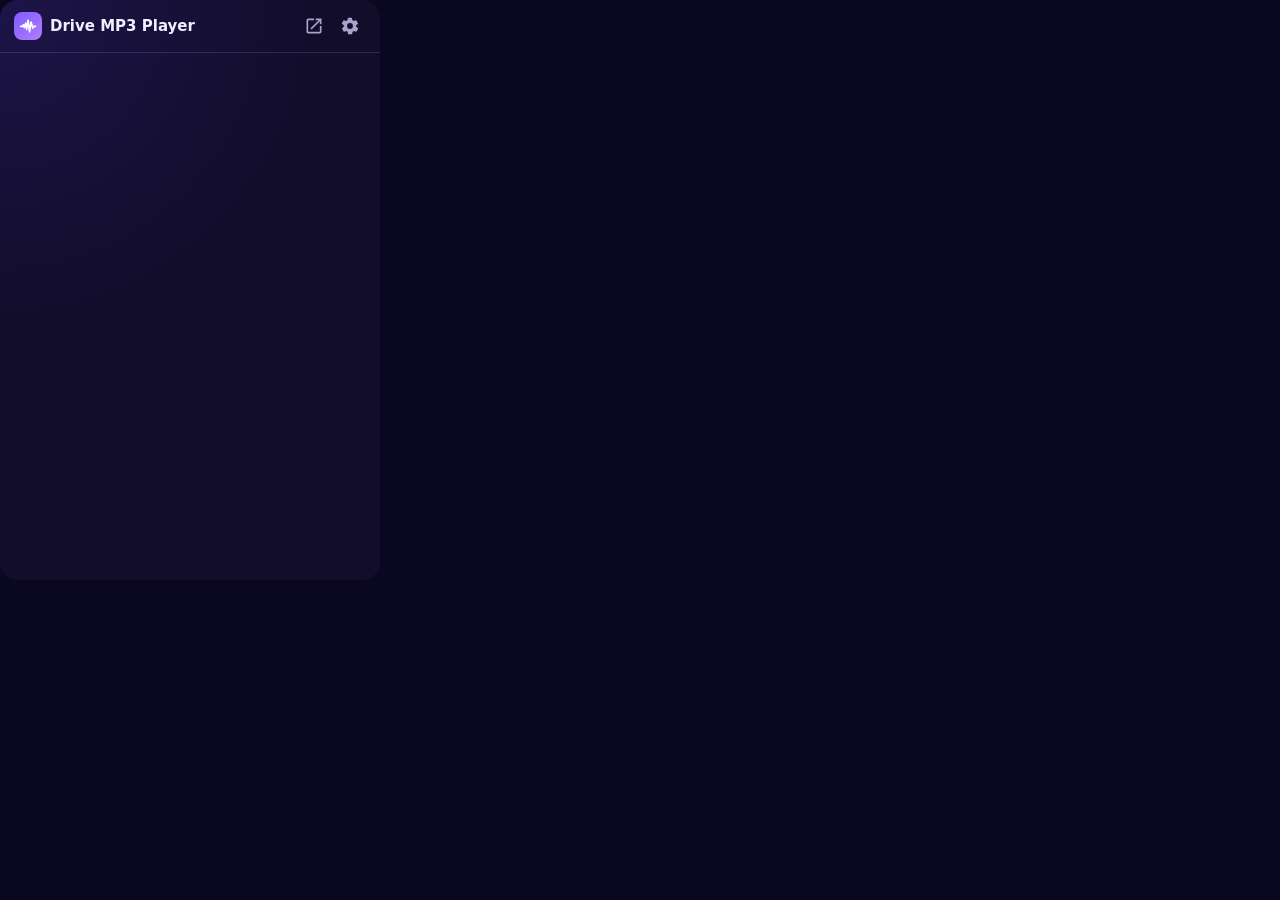
<file: drive-mp3-player/popup.html>
<!doctype html>
<html lang="en" data-net="online">
  <head>
    <meta charset="utf-8" />
    <meta name="viewport" content="width=device-width, initial-scale=1" />
    <title>Drive MP3 Player</title>
    <link rel="stylesheet" href="popup.css" />
  </head>
  <body>
    <!-- Title bar -->
    <header class="topbar">
      <div class="brand">
        <span class="logo" aria-hidden="true"><svg viewBox="0 0 24 24" width="18" height="18" aria-hidden="true"><polyline points="2.2,12.4 5.0,12.4 6.0,10.3 7.1,14.2 9.0,8.0 10.2,16.5 12.1,4.3 14.1,19.7 16.1,6.7 18.4,14.8 19.8,12.4 22.0,12.4" fill="none" stroke="#fff" stroke-width="2.2" stroke-linecap="round" stroke-linejoin="round" /></svg></span>
        <span class="brand-name">Drive MP3 Player</span>
      </div>
      <div class="top-actions">
        <span id="netPill" class="net-pill" hidden><i class="dot"></i><span id="netText">Online</span></span>
        <button id="floatBtn" class="icon-btn" title="Open floating window (stays open while you use other tabs)" aria-label="Open floating window">
          <svg viewBox="0 0 24 24" width="20" height="20" aria-hidden="true"><path fill="currentColor" d="M19 19H5V5h7V3H5a2 2 0 0 0-2 2v14a2 2 0 0 0 2 2h14a2 2 0 0 0 2-2v-7h-2v7zM14 3v2h3.6l-9.8 9.8 1.4 1.4L19 6.4V10h2V3h-7z" /></svg>
        </button>
        <button id="miniBtn" class="icon-btn" title="Minimize / expand" aria-label="Minimize or expand" hidden>
          <svg id="miniIcon" viewBox="0 0 24 24" width="20" height="20" aria-hidden="true"><path fill="currentColor" d="M19 13H5v-2h14v2z" /></svg>
        </button>
        <button id="settingsBtn" class="icon-btn" title="Settings" aria-label="Settings">
          <svg viewBox="0 0 24 24" width="20" height="20" aria-hidden="true"><path fill="currentColor" d="M19.4 13a7.7 7.7 0 0 0 0-2l2.1-1.6a.5.5 0 0 0 .1-.6l-2-3.5a.5.5 0 0 0-.6-.2l-2.5 1a7.3 7.3 0 0 0-1.7-1l-.4-2.6a.5.5 0 0 0-.5-.4h-4a.5.5 0 0 0-.5.4l-.4 2.6a7.3 7.3 0 0 0-1.7 1l-2.5-1a.5.5 0 0 0-.6.2l-2 3.5a.5.5 0 0 0 .1.6L4.6 11a7.7 7.7 0 0 0 0 2l-2.1 1.6a.5.5 0 0 0-.1.6l2 3.5c.1.2.4.3.6.2l2.5-1c.5.4 1.1.7 1.7 1l.4 2.6c0 .2.2.4.5.4h4c.3 0 .5-.2.5-.4l.4-2.6c.6-.3 1.2-.6 1.7-1l2.5 1c.2.1.5 0 .6-.2l2-3.5a.5.5 0 0 0-.1-.6zM12 15.5a3.5 3.5 0 1 1 0-7 3.5 3.5 0 0 1 0 7z" /></svg>
        </button>
        <button id="signOutBtn" class="icon-btn" title="Sign out" aria-label="Sign out" hidden>
          <svg viewBox="0 0 24 24" width="20" height="20" aria-hidden="true"><path fill="currentColor" d="M5 3h8a2 2 0 0 1 2 2v3h-2V5H5v14h8v-3h2v3a2 2 0 0 1-2 2H5a2 2 0 0 1-2-2V5a2 2 0 0 1 2-2zm12.6 5.6L21 12l-3.4 3.4-1.4-1.4 1.6-1.6H9v-2h8.8l-1.6-1.6z" /></svg>
        </button>
      </div>
    </header>

    <div id="offlineBanner" class="banner" hidden>
      <svg viewBox="0 0 24 24" width="16" height="16" aria-hidden="true"><path fill="currentColor" d="M1 21h22L12 2 1 21zm12-3h-2v-2h2v2zm0-4h-2v-4h2v4z" /></svg>
      No internet connection. Showing offline files only.
    </div>

    <!-- 1. Sign-in screen -->
    <section id="loginView" class="view login" hidden>
      <div class="hero" aria-hidden="true">
        <svg viewBox="130 130 480 480" width="136" height="136">
          <!-- headband (teal) -->
          <path d="M172 440V362a198 198 0 0 1 396 0v78" fill="none" stroke="#3E5C65" stroke-width="34" stroke-linecap="round" />
          <path d="M172 440V362a198 198 0 0 1 396 0v78" fill="none" stroke="#62C0AF" stroke-width="22" stroke-linecap="round" />
          <!-- outer ear cups (orange) -->
          <rect x="150" y="425" width="52" height="164" rx="26" fill="#FF8F5A" stroke="#3E5C65" stroke-width="8" />
          <rect x="538" y="425" width="52" height="164" rx="26" fill="#FF8F5A" stroke="#3E5C65" stroke-width="8" />
          <!-- inner bars (teal) -->
          <rect x="214" y="425" width="28" height="164" rx="14" fill="#62C0AF" stroke="#3E5C65" stroke-width="6" />
          <rect x="498" y="425" width="28" height="164" rx="14" fill="#62C0AF" stroke="#3E5C65" stroke-width="6" />
          <!-- Google G -->
          <g transform="translate(262 305) scale(4.2)">
            <path fill="#FFC107" d="M43.611 20.083H42V20H24v8h11.303c-1.649 4.657-6.08 8-11.303 8-6.627 0-12-5.373-12-12s5.373-12 12-12c3.059 0 5.842 1.154 7.961 3.039l5.657-5.657C34.046 6.053 29.268 4 24 4 12.955 4 4 12.955 4 24s8.955 20 20 20 20-8.955 20-20c0-1.341-.138-2.65-.389-3.917z" />
            <path fill="#FF3D00" d="M6.306 14.691l6.571 4.819C14.655 15.108 18.961 12 24 12c3.059 0 5.842 1.154 7.961 3.039l5.657-5.657C34.046 6.053 29.268 4 24 4 16.318 4 9.656 8.337 6.306 14.691z" />
            <path fill="#4CAF50" d="M24 44c5.166 0 9.86-1.977 13.409-5.192l-6.19-5.238C29.211 35.091 26.715 36 24 36c-5.202 0-9.619-3.317-11.283-7.946l-6.522 5.025C9.505 39.556 16.227 44 24 44z" />
            <path fill="#1976D2" d="M43.611 20.083H42V20H24v8h11.303c-.792 2.237-2.231 4.166-4.087 5.571l6.19 5.238C36.971 39.205 44 34 44 24c0-1.341-.138-2.65-.389-3.917z" />
          </g>
        </svg>
      </div>
      <h1 class="login-title">Listen to music &amp; audio<br />from your Google Drive</h1>

      <button id="googleBtn" class="google-btn">
        <svg viewBox="0 0 48 48" width="22" height="22" aria-hidden="true">
          <path fill="#FFC107" d="M43.611 20.083H42V20H24v8h11.303c-1.649 4.657-6.08 8-11.303 8-6.627 0-12-5.373-12-12s5.373-12 12-12c3.059 0 5.842 1.154 7.961 3.039l5.657-5.657C34.046 6.053 29.268 4 24 4 12.955 4 4 12.955 4 24s8.955 20 20 20 20-8.955 20-20c0-1.341-.138-2.65-.389-3.917z" />
          <path fill="#FF3D00" d="M6.306 14.691l6.571 4.819C14.655 15.108 18.961 12 24 12c3.059 0 5.842 1.154 7.961 3.039l5.657-5.657C34.046 6.053 29.268 4 24 4 16.318 4 9.656 8.337 6.306 14.691z" />
          <path fill="#4CAF50" d="M24 44c5.166 0 9.86-1.977 13.409-5.192l-6.19-5.238C29.211 35.091 26.715 36 24 36c-5.202 0-9.619-3.317-11.283-7.946l-6.522 5.025C9.505 39.556 16.227 44 24 44z" />
          <path fill="#1976D2" d="M43.611 20.083H42V20H24v8h11.303c-.792 2.237-2.231 4.166-4.087 5.571l6.19 5.238C36.971 39.205 44 34 44 24c0-1.341-.138-2.65-.389-3.917z" />
        </svg>
        Sign in with Google
      </button>
      <button id="guestBtn" class="guest-btn">
        <span id="guestTitle">Listen to offline files</span>
        <small>for when you have no connection</small>
      </button>
      <button id="helpToggle" class="link-btn" aria-expanded="false">Having trouble signing in?</button>
      <div id="signInHelp" class="sign-in-help" hidden>
        <p>Google must know this extension's <b>Redirect URI</b>. In Google Cloud open <b>Google Auth Platform → Clients →</b> your client → <b>Authorized redirect URIs → Add URI</b>, paste the line below exactly, <b>Save</b>, wait about 5 minutes and try again.</p>
        <p class="help-label">Redirect URI used by this extension</p>
        <code id="helpUri" class="uri"></code>
        <p class="help-label">Client ID used by this extension</p>
        <code id="helpClient" class="uri"></code>
        <div class="help-actions">
          <button id="helpCopy" class="ghost-btn">Copy Redirect URI</button>
          <button id="helpOpen" class="ghost-btn">Open Google Cloud</button>
        </div>
      </div>
    </section>

    <!-- 2 + 3. File list (online / offline) -->
    <section id="listView" class="view list-view" hidden>
      <div class="search-row">
        <div class="search-box">
          <svg viewBox="0 0 24 24" width="18" height="18" aria-hidden="true"><path fill="currentColor" d="M15.5 14h-.8l-.3-.3A6.5 6.5 0 1 0 14 15.5l.3.3v.8l5 5 1.5-1.5-5-5zm-6 0a4.5 4.5 0 1 1 0-9 4.5 4.5 0 0 1 0 9z" /></svg>
          <input id="searchInput" type="text" placeholder="Search MP3 files…" autocomplete="off" />
          <button id="clearSearch" class="clear-btn" title="Clear" aria-label="Clear search" hidden>✕</button>
        </div>
        <button id="selectBtn" class="icon-btn upload-btn" title="Choose files to play (files from Drive are saved to Saved offline)" aria-label="Choose files">
          <svg viewBox="0 0 24 24" width="20" height="20" aria-hidden="true"><path fill="currentColor" d="M19 3H5a2 2 0 0 0-2 2v14a2 2 0 0 0 2 2h14a2 2 0 0 0 2-2V5a2 2 0 0 0-2-2zm-9 14-5-5 1.4-1.4L10 14.2l7.6-7.6L19 8l-9 9z"/></svg>
        </button>
        <button id="uploadBtn" class="icon-btn upload-btn" title="Upload one or more MP3 files from your computer" aria-label="Upload MP3 files">
          <svg viewBox="0 0 24 24" width="20" height="20" aria-hidden="true"><path fill="currentColor" d="M5 20h14v-2H5v2zM12 4 6.5 9.5l1.4 1.4L11 7.8V16h2V7.8l3.1 3.1 1.4-1.4L12 4z" /></svg>
        </button>
        <input id="fileInput" type="file" accept=".mp3,audio/mpeg" multiple hidden />
      </div>

      <div id="selectBar" class="select-bar" hidden>
        <span><b id="selCount">0</b> selected</span>
        <button id="selAllBtn" class="sel-link">All</button>
        <button id="selPlayBtn" class="sel-play">▶ Play</button>
        <button id="selCancelBtn" class="sel-link" title="Cancel" aria-label="Cancel selection">✕</button>
      </div>

      <nav id="tabs" class="tabs" role="tablist">
        <button id="tabAll" class="tab" role="tab">Drive</button>
        <button id="tabCached" class="tab" role="tab">Saved offline (0)</button>
      </nav>

      <!-- Current Drive folder (shown once a folder is open) -->
      <div id="folderBar" class="folder-bar" hidden>
        <button id="folderUpBtn" class="icon-btn" title="Back" aria-label="Back">
          <svg viewBox="0 0 24 24" width="20" height="20" aria-hidden="true"><path fill="currentColor" d="M20 11H7.8l5.6-5.6L12 4l-8 8 8 8 1.4-1.4L7.8 13H20v-2z"/></svg>
        </button>
        <svg class="folder-glyph" viewBox="0 0 24 24" width="18" height="18" aria-hidden="true"><path fill="currentColor" d="M10 4H4a2 2 0 0 0-2 2v12a2 2 0 0 0 2 2h16a2 2 0 0 0 2-2V8a2 2 0 0 0-2-2h-8l-2-2z"/></svg>
        <span id="folderName" class="folder-name"></span>
        <button id="pinBtn" class="icon-btn" title="Pin this folder" aria-label="Pin this folder">☆</button>
      </div>

      <div id="listArea" class="list-area">
        <!-- Start screen of the Drive tab: choose a folder -->
        <div id="folderPicker" class="folder-picker" hidden>
          <h3>Open a Drive folder</h3>
          <p class="muted small">Paste a Google Drive folder link, then pick the files you want to listen to.</p>
          <div class="link-row">
            <input id="folderLink" type="text" placeholder="https://drive.google.com/drive/folders/…" autocomplete="off" />
            <button id="openFolderBtn" class="sel-play">Open</button>
          </div>
          <p id="folderLinkError" class="link-error" hidden></p>
          <button id="myDriveBtn" class="folder-row">
            <svg viewBox="0 0 24 24" width="18" height="18" aria-hidden="true"><path fill="currentColor" d="M10 4H4a2 2 0 0 0-2 2v12a2 2 0 0 0 2 2h16a2 2 0 0 0 2-2V8a2 2 0 0 0-2-2h-8l-2-2z"/></svg>
            <span>Browse My Drive</span>
          </button>
          <h4 id="pinsTitle" class="pins-title" hidden>Pinned folders</h4>
          <ul id="pinList" class="pin-list"></ul>
        </div>

        <p id="listSummary" class="list-summary" hidden></p>
        <p id="reorderHint" class="reorder-hint" hidden>Drag ⋮⋮ to set the play order, then press a file to start.</p>
        <ul id="fileList" class="file-list"></ul>
        <div id="emptyState" class="empty" hidden></div>
        <button id="loadMoreBtn" class="more-btn" hidden>Load more</button>
      </div>
    </section>

    <!-- Settings -->
    <section id="settingsView" class="view settings" hidden>
      <button id="backBtn" class="back-btn">← Back</button>

      <div class="card">
        <h3>Storage on this device</h3>
        <p id="storageInfo" class="muted"></p>
        <button id="clearAllBtn" class="danger-btn">Delete all saved files</button>
        <p class="muted small">Files on Google Drive are not affected. Play a file again to re-download it.</p>
      </div>

      <div class="card">
        <h3>Connect Google Drive</h3>
        <p class="muted small">Redirect URI of this extension (paste it into <i>Authorized redirect URIs</i> of a Web application OAuth client):</p>
        <code id="redirectUri" class="uri"></code>
        <button id="copyUriBtn" class="ghost-btn">Copy</button>
        <p id="authInfo" class="muted small auth-info"></p>
      </div>

      <div class="card">
        <h3>Playback</h3>
        <label class="check-row">
          <input id="autoNextToggle" type="checkbox" />
          <span>Auto-play next file</span>
        </label>
        <p class="muted small">On: when a file ends, the next file in the list you chose starts by itself. Off: playback stops after each file and you press ▶ for the next one. Audio never starts without a Play press, apart from this continuation.</p>
      </div>

      <div class="card">
        <h3>Save files for offline listening</h3>
        <label class="check-row">
          <input id="autoCacheToggle" type="checkbox" />
          <span>Also save a file to this device when I press it on Drive</span>
        </label>
        <p class="muted small">Files you choose with the ☑ button are always saved. Off (default): a single file you press plays temporarily from memory and leave nothing on disk, but replaying needs a new download and offline listening is unavailable. On: files are saved for offline listening and removed automatically by the cleanup rules below.</p>
      </div>

      <div class="card">
        <h3>Automatic cleanup</h3>
        <label class="field">
          <span>Delete files not played for</span>
          <select id="maxAgeSelect">
            <option value="30">30 days</option>
            <option value="60">60 days</option>
            <option value="90">90 days</option>
            <option value="180">180 days</option>
            <option value="0">Never</option>
          </select>
        </label>
        <label class="field">
          <span>Maximum storage</span>
          <select id="maxSizeSelect">
            <option value="250">250 MB</option>
            <option value="500">500 MB</option>
            <option value="1024">1 GB</option>
            <option value="2048">2 GB</option>
            <option value="0">Unlimited</option>
          </select>
        </label>
        <p class="muted small">When the limit is exceeded, the least recently played files are deleted first. Files uploaded from your computer (not on Drive) and the most recently played track are never deleted automatically.</p>
        <button id="cleanNowBtn" class="ghost-btn">Clean up now</button>
      </div>

      <div id="uploadOpt" class="card" hidden>
        <h3>Upload</h3>
        <label class="check-row">
          <input id="uploadToDrive" type="checkbox" />
          <span>When uploading from my computer, also save a copy to Google Drive (into the open folder, or My Drive)</span>
        </label>
      </div>

      <p class="about">Drive MP3 Player v1.0.0</p>
    </section>

    <!-- Fixed player bar -->
    <footer id="playerBar" class="player-bar card" hidden>
      <button id="closeTrackBtn" class="close-x" title="Close player" aria-label="Close player">✕</button>
      <div id="nowPlaying" class="now-playing"></div>
      <div id="saveStatus" class="save-status" hidden></div>
      <div id="waveWrap" class="wave-wrap">
        <canvas id="waveCanvas" aria-hidden="true"></canvas>
        <div id="waveTip" class="wave-tip" hidden></div>
        <input id="seekBar" type="range" min="0" max="1000" step="1" value="0" disabled aria-label="Seek bar (waveform)" />
      </div>
      <div class="time-row">
        <span id="timeCurrent" class="time" title="Elapsed">0:00</span>
        <span id="timeRemain" class="time remain" title="Remaining">-0:00</span>
        <span id="timeTotal" class="time" title="Total">0:00</span>
      </div>
      <div id="boostWrap" class="boost-wrap">
        <button id="boostBtn" class="speed-btn" title="Volume boost: make quiet files louder than 100%" aria-haspopup="true" aria-expanded="false">
          <svg viewBox="0 0 24 24" width="14" height="14" aria-hidden="true"><path fill="currentColor" d="M3 9v6h4l5 5V4L7 9H3zm13.5 3A4.5 4.5 0 0 0 14 8v8a4.5 4.5 0 0 0 2.5-4zM14 3.2v2.1c2.9.9 5 3.5 5 6.7s-2.1 5.8-5 6.7v2.1c4-.9 7-4.5 7-8.8s-3-7.9-7-8.8z"/></svg>
          <span id="boostLabel">Auto</span>
        </button>
        <div id="boostMenu" class="speed-menu boost-menu" role="menu" hidden>
          <div class="speed-title">Volume boost</div>
        </div>
      </div>
      <div id="speedWrap" class="speed-wrap">
        <button id="speedBtn" class="speed-btn" title="Playback speed (Shift + &lt; / &gt;)" aria-haspopup="true" aria-expanded="false">1x</button>
        <div id="speedMenu" class="speed-menu" role="menu" hidden>
          <div class="speed-title">Playback speed</div>
        </div>
      </div>
      <div class="controls">
        <button id="backSkip" class="skip" title="Rewind 5 seconds (←)" disabled>
          <svg viewBox="0 0 24 24" width="22" height="22" aria-hidden="true"><path fill="currentColor" d="M12 5V2L7 6l5 4V7a6 6 0 1 1-6 6H4a8 8 0 1 0 8-8z" /></svg>
          <span>5s</span>
        </button>
        <button id="playBtn" class="play-btn" title="Play / Pause (Space)" disabled>
          <svg id="iconPlay" viewBox="0 0 24 24" width="28" height="28" aria-hidden="true"><path fill="currentColor" d="M8 5v14l11-7z" /></svg>
          <svg id="iconPause" viewBox="0 0 24 24" width="28" height="28" aria-hidden="true" hidden><path fill="currentColor" d="M6 5h4v14H6zM14 5h4v14h-4z" /></svg>
        </button>
        <button id="fwdSkip" class="skip" title="Forward 5 seconds (→)" disabled>
          <span>5s</span>
          <svg viewBox="0 0 24 24" width="22" height="22" aria-hidden="true"><path fill="currentColor" d="M12 5V2l5 4-5 4V7a6 6 0 1 0 6 6h2a8 8 0 1 1-8-8z" /></svg>
        </button>
      </div>
    </footer>

    <div id="toast" class="toast" role="status" hidden></div>

    <script type="module" src="popup.js"></script>
  </body>
</html>
</file>
<file: vm-theme.css>
/*───────────────────────────────────────────────────
  VocabMaster — shared theme (vm-theme.css)
  "Emerald & Amber": ArticuWrite layout (floating icon rail, glossy white panels, pill buttons) in emerald green and orange
───────────────────────────────────────────────────*/
:root {
  /* brand */
  --vm-primary:      #0F6B4F;   /* forest green — actions, selected, active nav */
  --vm-primary-hv:   #0B5640;
  --vm-primary-dk:   #0A3F30;   /* deep forest — main dark button, headings */
  --vm-primary-lt:   #DDEFE6;   /* green wash — hover, chips */
  --vm-accent:       #F08A3C;   /* earth orange — marks, badges, eyebrow */
  --vm-accent-dk:    #C46A1C;
  --vm-accent-lt:    #FFF0E2;
  --vm-sand:         #D3E8DC;
  --vm-sand-2:       #F4F8F5;

  /* status */
  --vm-ok:           #1E7A3C;
  --vm-warn:         #B7791F;
  --vm-offline:      #A89C88;
  --vm-danger:       #C23A2E;

  /* surfaces */
  --vm-bg:           #E6ECE7;   /* warm sand ground */
  --vm-bg-grad:#E6ECE7;
  --vm-surface:      #FFFFFF;
  --vm-surface-2:    #F4F8F5;   /* fields, chips, row hover */
  --vm-border:       #D3E1D8;
  --vm-border-2:     #E1EBE5;

  /* text */
  --vm-ink:          #12261E;
  --vm-ink-2:        #38524A;
  --vm-ink-3:        #5B7168;
  --vm-on-primary:   #FFFFFF;

  /* type */
  --vm-font-display: 'Be Vietnam Pro', system-ui, -apple-system, 'Segoe UI', sans-serif;
  --vm-font-body:    'Be Vietnam Pro', system-ui, -apple-system, 'Segoe UI', sans-serif;
  --vm-font-essay:   'Be Vietnam Pro', system-ui, 'Segoe UI', sans-serif;

  /* shape + depth */
  --vm-r-sm: 12px; --vm-r: 18px; --vm-r-lg: 24px; --vm-r-pill: 999px;
  --vm-shadow-sm: 0 2px 10px rgba(10,63,48,.07);
  --vm-shadow:    0 10px 30px rgba(10,63,48,.09);
  --vm-shadow-lg: 0 18px 48px rgba(10,63,48,.20);
  --vm-ring:      0 0 0 3px rgba(15,107,79,.34);
}
*{box-sizing:border-box}
html,body{margin:0;padding:0}
body{font-family:var(--vm-font-body);background:var(--vm-bg-grad);background-attachment:fixed;color:var(--vm-ink);min-height:100vh;-webkit-font-smoothing:antialiased}
h1,h2,h3,h4,.vm-display{font-family:var(--vm-font-display);letter-spacing:-.01em}

/* Brand */
.vm-logo{display:inline-flex;align-items:center;gap:10px;font-family:var(--vm-font-display);font-weight:700;color:var(--vm-primary-dk);text-decoration:none}
.vm-logo-mark{width:34px;height:34px;border-radius:9px;background:linear-gradient(135deg,var(--vm-primary),#2FB584);display:grid;place-items:center;color:#fff;box-shadow:var(--vm-shadow-sm);flex:0 0 auto}
.vm-logo-mark svg{width:19px;height:19px}
.vm-logo-name{font-size:1.15rem}

/* Buttons */
.vm-btn{font-family:var(--vm-font-body);font-weight:600;font-size:.95rem;padding:12px 20px;border-radius:var(--vm-r-pill);border:1.5px solid transparent;cursor:pointer;transition:transform .12s,box-shadow .15s,background .15s;display:inline-flex;align-items:center;justify-content:center;gap:8px;line-height:1}
.vm-btn:active{transform:translateY(1px)}
.vm-btn-primary{background:var(--vm-primary);color:#fff;box-shadow:var(--vm-shadow)}
.vm-btn-primary:hover{background:#176E50;box-shadow:var(--vm-shadow-lg)}
.vm-btn-accent{background:var(--vm-accent);color:#3A2600;box-shadow:var(--vm-shadow)}
.vm-btn-accent:hover{background:var(--vm-accent-dk);color:#fff}
.vm-btn-ghost{background:transparent;color:var(--vm-primary);border-color:var(--vm-border)}
.vm-btn-ghost:hover{background:var(--vm-primary-lt);border-color:var(--vm-primary)}
.vm-btn-danger{background:var(--vm-danger);color:#fff}
.vm-btn-danger:hover{background:#C62B1E}
.vm-btn-block{width:100%}
.vm-btn:disabled{opacity:.52;cursor:not-allowed;transform:none}
.vm-btn svg{width:17px;height:17px;flex:0 0 auto}

/* Inputs */
.vm-field{margin-bottom:16px}
.vm-label{display:block;font-weight:600;font-size:.86rem;color:var(--vm-ink);margin-bottom:6px}
.vm-input{width:100%;font-family:var(--vm-font-body);font-size:.95rem;color:var(--vm-ink);padding:12px 14px;border:1.5px solid var(--vm-border);border-radius:var(--vm-r-sm);background:var(--vm-surface-2);transition:border .15s,box-shadow .15s,background .15s}
.vm-input::placeholder{color:var(--vm-ink-3)}
.vm-input:focus{outline:none;border-color:var(--vm-primary);background:#fff;box-shadow:var(--vm-ring)}
.vm-input.field-error{border-color:var(--vm-danger)!important;background:#fff5f5}
.vm-field-err{font-size:.76rem;color:var(--vm-danger);margin-top:4px;display:none}
.vm-field-err.show{display:block}
.vm-row{display:flex;gap:12px}
.vm-row>*{flex:1}

/* Cards */
.vm-card{background:var(--vm-surface);border:1px solid var(--vm-border-2);border-radius:var(--vm-r-lg);box-shadow:var(--vm-shadow-sm)}

/* Toast */
.vm-toast{position:fixed;left:50%;bottom:28px;transform:translateX(-50%) translateY(20px);background:var(--vm-primary-dk);color:#fff;padding:12px 22px;border-radius:var(--vm-r-pill);font-size:.9rem;font-weight:500;box-shadow:var(--vm-shadow-lg);opacity:0;pointer-events:none;transition:opacity .25s,transform .25s;z-index:9999;max-width:90vw}
.vm-toast.show{opacity:1;transform:translateX(-50%) translateY(0)}
.vm-toast.err{background:var(--vm-danger)}
.vm-toast.ok{background:var(--vm-ok)}
.vm-toast.warn{background:#996B00}

/* Spinner */
.vm-spin{width:18px;height:18px;border:2.5px solid rgba(255,255,255,.4);border-top-color:#fff;border-radius:50%;animation:vm-rot .7s linear infinite;display:inline-block}
.vm-spin-dark{border-color:rgba(15,107,79,.25);border-top-color:var(--vm-primary)}
@keyframes vm-rot{to{transform:rotate(360deg)}}

/* Auth */
.vm-auth-wrap{min-height:100vh;display:grid;place-items:center;padding:24px}
.vm-auth-card{width:100%;max-width:420px;background:var(--vm-surface);border-radius:var(--vm-r-lg);box-shadow:var(--vm-shadow-lg);padding:36px 34px;border:1px solid var(--vm-border-2)}
.vm-auth-head{text-align:center;margin-bottom:26px}
.vm-auth-title{font-size:1.7rem;font-weight:700;margin:18px 0 6px;color:var(--vm-ink)}
.vm-auth-sub{color:var(--vm-ink-2);font-size:.95rem;margin:0}
.vm-auth-alt{text-align:center;margin-top:18px;font-size:.9rem;color:var(--vm-ink-2)}
.vm-auth-alt a{color:var(--vm-primary);font-weight:600;text-decoration:none}
.vm-auth-alt a:hover{text-decoration:underline}
.vm-pass-wrap{position:relative}
.vm-pass-toggle{position:absolute;right:10px;top:50%;transform:translateY(-50%);background:none;border:none;cursor:pointer;color:var(--vm-ink-3);padding:4px;line-height:0;border-radius:4px;transition:color .15s}
.vm-pass-toggle:hover{color:var(--vm-primary)}

/* Loading overlay */
.vm-loading-overlay{position:fixed;inset:0;background:rgba(10,63,48,.6);z-index:9999;display:none;flex-direction:column;align-items:center;justify-content:center;gap:16px}
.vm-loading-overlay.show{display:flex}
.vm-loading-overlay .vm-spin{width:42px;height:42px;border-width:4px}
.vm-loading-overlay p{color:#fff;font-size:1rem;font-weight:600;margin:0}

/* Modal */
.vm-modal-bg{position:fixed;inset:0;background:rgba(10,63,48,.45);z-index:500;display:none;align-items:center;justify-content:center;padding:20px;overflow-y:auto}
.vm-modal-bg.show{display:flex}
.vm-modal{background:var(--vm-surface);border-radius:var(--vm-r-lg);box-shadow:var(--vm-shadow-lg);width:100%;max-width:720px;padding:30px 32px;border:1px solid var(--vm-border-2);position:relative;max-height:90vh;overflow-y:auto}
.vm-modal-title{font-family:var(--vm-font-display);font-size:1.3rem;font-weight:700;margin:0 0 20px;color:var(--vm-ink)}
.vm-modal-close{position:absolute;top:16px;right:18px;background:none;border:none;font-size:1.4rem;cursor:pointer;color:var(--vm-ink-3);line-height:1;padding:4px 8px}
.vm-modal-close:hover{color:var(--vm-danger)}

/* Dashboard shell */
.vm-shell{display:grid;grid-template-columns:248px 1fr;min-height:100vh}
.vm-side{background:var(--vm-surface);border-right:1px solid var(--vm-border-2);padding:22px 16px;display:flex;flex-direction:column;gap:4px;position:sticky;top:0;height:100vh;overflow-y:auto}
.vm-side .vm-logo{margin:4px 8px 20px}
.vm-nav-group{font-size:.7rem;font-weight:700;letter-spacing:.08em;text-transform:uppercase;color:var(--vm-ink-3);margin:14px 12px 6px}
.vm-nav{display:flex;align-items:center;gap:11px;padding:10px 12px;border-radius:var(--vm-r-sm);color:var(--vm-ink-2);text-decoration:none;font-weight:500;font-size:.92rem;cursor:pointer;transition:background .14s,color .14s;border:none;background:none;width:100%;text-align:left;font-family:var(--vm-font-body)}
.vm-nav span{white-space:nowrap;overflow:hidden;text-overflow:ellipsis;flex:1}
.vm-nav:hover{background:var(--vm-surface-2);color:var(--vm-ink)}
.vm-nav.active{background:var(--vm-primary-lt);color:var(--vm-primary);font-weight:600}
.vm-nav svg{width:19px;height:19px;flex:0 0 auto}
.vm-nav-badge{background:var(--vm-accent);color:#3A2600;font-size:.65rem;font-weight:700;padding:2px 7px;border-radius:10px;margin-left:auto}
.vm-main{display:flex;flex-direction:column;min-width:0}
.vm-topbar{display:flex;align-items:center;gap:16px;padding:18px 30px;border-bottom:1px solid var(--vm-border-2);background:var(--vm-surface)}
.vm-eyebrow{font-size:.78rem;color:var(--vm-ink-3);font-weight:500}
.vm-page-title{font-family:var(--vm-font-display);font-size:1.7rem;font-weight:700;color:var(--vm-ink);margin:0;line-height:1.1}
.vm-topbar-right{margin-left:auto;display:flex;align-items:center;gap:14px}
.vm-user{display:flex;align-items:center;gap:10px}
.vm-avatar{width:38px;height:38px;border-radius:50%;background:linear-gradient(135deg,var(--vm-primary),#2FB584);color:#fff;display:grid;place-items:center;font-weight:700;font-size:.9rem;flex:0 0 auto}
.vm-user-name{font-weight:600;font-size:.9rem;color:var(--vm-ink)}
.vm-user-role{font-size:.75rem;color:var(--vm-ink-3)}
.vm-content{padding:26px 30px;flex:1;min-width:0}

/* Toolbar */
.vm-toolbar{display:flex;gap:10px;align-items:center;flex-wrap:wrap;margin-bottom:20px}
.vm-search{flex:1;min-width:200px;position:relative}
.vm-search input{width:100%;padding:10px 14px 10px 38px;border:1.5px solid var(--vm-border);border-radius:var(--vm-r-pill);background:var(--vm-surface);font-family:var(--vm-font-body);font-size:.9rem;color:var(--vm-ink)}
.vm-search input:focus{outline:none;border-color:var(--vm-primary);box-shadow:var(--vm-ring)}
.vm-search svg{position:absolute;left:13px;top:50%;transform:translateY(-50%);width:16px;height:16px;color:var(--vm-ink-3)}
.vm-select{padding:9px 13px;border:1.5px solid var(--vm-border);border-radius:var(--vm-r-pill);background:var(--vm-surface);font-family:var(--vm-font-body);font-size:.87rem;color:var(--vm-ink-2);cursor:pointer}
.vm-select:focus{outline:none;border-color:var(--vm-primary)}

/* KPI */
.vm-kpi-row{display:grid;grid-template-columns:repeat(auto-fit,minmax(160px,1fr));gap:14px;margin-bottom:22px}
.vm-kpi{background:var(--vm-surface);border:1px solid var(--vm-border-2);border-radius:var(--vm-r);padding:18px 20px;box-shadow:var(--vm-shadow-sm)}
.vm-kpi-label{font-size:.8rem;color:var(--vm-ink-2);font-weight:600;margin-bottom:8px;text-transform:uppercase;letter-spacing:.04em}
.vm-kpi-value{font-family:var(--vm-font-display);font-size:2rem;font-weight:700;color:var(--vm-ink);line-height:1}
.vm-kpi-sub{font-size:.76rem;color:var(--vm-ink-3);margin-top:5px}

/* Table */
.vm-table-wrap{background:var(--vm-surface);border:1px solid var(--vm-border-2);border-radius:var(--vm-r);overflow:hidden;box-shadow:var(--vm-shadow-sm)}
.vm-table{width:100%;border-collapse:collapse;font-size:.88rem}
.vm-table th{text-align:left;padding:12px 15px;background:var(--vm-surface-2);color:var(--vm-ink-2);font-weight:600;font-size:.78rem;border-bottom:1px solid var(--vm-border-2);white-space:nowrap;user-select:none}
.vm-table th.sortable{cursor:pointer}
.vm-table th.sortable:hover{color:var(--vm-primary)}
.vm-table th .sa{margin-left:4px;opacity:.35;font-size:.68rem}
.vm-table th.sort-asc .sa::after{content:'▲';opacity:1;color:var(--vm-primary)}
.vm-table th.sort-desc .sa::after{content:'▼';opacity:1;color:var(--vm-primary)}
.vm-table td{padding:12px 15px;border-bottom:1px solid var(--vm-border-2);color:var(--vm-ink);vertical-align:middle}
.vm-table tr:last-child td{border-bottom:none}
.vm-table tbody tr:hover{background:var(--vm-surface-2)}
.vm-score{font-weight:700}
.vm-score-hi{color:var(--vm-ok)}.vm-score-mid{color:#A66B00}.vm-score-lo{color:var(--vm-danger)}

/* Goal chips */
.vm-goal{display:inline-flex;align-items:center;gap:5px;padding:3px 10px;border-radius:10px;font-size:.8rem;font-weight:700}
.vm-goal.met{background:#DDEFE6;color:#0A4D38}
.vm-goal.over{background:#DDF0E4;color:#063020}
.vm-goal.partial{background:#FEF3D6;color:#7A5000}
.vm-goal.none{background:#FDECEA;color:#8B1A1A}

/* Empty state */
.vm-empty{text-align:center;padding:56px 20px;color:var(--vm-ink-3)}
.vm-empty svg{width:44px;height:44px;margin-bottom:12px;opacity:.4;display:block;margin:0 auto 12px}

/* Tabs */
.vm-tabs{display:flex;gap:6px;margin-bottom:20px;background:var(--vm-surface-2);border:1px solid var(--vm-border-2);border-radius:var(--vm-r-pill);padding:4px;width:fit-content}
.vm-tab{padding:8px 20px;border-radius:var(--vm-r-pill);font-size:.88rem;font-weight:600;cursor:pointer;border:none;background:none;color:var(--vm-ink-2);font-family:var(--vm-font-body);transition:background .15s,color .15s}
.vm-tab.active{background:var(--vm-primary);color:#fff;box-shadow:var(--vm-shadow-sm)}
.vm-tab:hover:not(.active){background:var(--vm-surface);color:var(--vm-ink)}

/* Assignment cards */
.vm-assign-grid{display:grid;grid-template-columns:repeat(auto-fill,minmax(280px,1fr));gap:16px}
.vm-assign-card{background:var(--vm-surface);border:2px solid var(--vm-border-2);border-radius:var(--vm-r);padding:20px;box-shadow:var(--vm-shadow-sm);display:flex;flex-direction:column;gap:12px;transition:transform .13s,box-shadow .15s,border-color .15s;cursor:pointer}
.vm-assign-card:hover{transform:translateY(-3px);box-shadow:var(--vm-shadow-lg);border-color:var(--vm-primary)}
.vm-assign-card.complete{border-color:var(--vm-ok)!important;background:#F6FAF8}
.vm-assign-card-title{font-family:var(--vm-font-display);font-weight:700;font-size:1rem;color:var(--vm-ink);margin:0}
.vm-assign-meta{font-size:.78rem;color:var(--vm-ink-3);display:flex;gap:10px;flex-wrap:wrap}
.vm-assign-progress{background:var(--vm-surface-2);border-radius:var(--vm-r-sm);padding:10px 12px}
.vm-assign-pbar{height:6px;background:var(--vm-border-2);border-radius:4px;overflow:hidden;margin-top:6px}
.vm-assign-pfill{height:100%;background:var(--vm-primary);border-radius:4px;transition:width .4s}
.vm-assign-pfill.done{background:var(--vm-ok)}

/* Quiz */
.vm-quiz-wrap{max-width:760px;margin:0 auto}
.vm-quiz-header{display:flex;align-items:center;justify-content:space-between;margin-bottom:16px;flex-wrap:wrap;gap:10px}
.vm-quiz-progress{display:flex;align-items:center;gap:10px;font-size:.88rem;color:var(--vm-ink-2)}
.vm-quiz-bar{width:180px;height:6px;background:var(--vm-border-2);border-radius:4px;overflow:hidden}
.vm-quiz-bar-fill{height:100%;background:var(--vm-primary);border-radius:4px;transition:width .35s}
.vm-quiz-card{background:var(--vm-surface);border:1px solid var(--vm-border-2);border-radius:var(--vm-r-lg);padding:32px 28px;box-shadow:var(--vm-shadow);margin-bottom:14px}
.vm-quiz-q{font-size:1.05rem;font-weight:600;line-height:1.5;margin:0 0 22px;color:var(--vm-ink)}
.vm-quiz-hint{font-size:.82rem;color:var(--vm-ink-3);margin:-14px 0 18px;font-style:italic}
.vm-quiz-options{display:grid;grid-template-columns:1fr 1fr;gap:10px}
.vm-opt{background:var(--vm-surface-2);border:2px solid var(--vm-border);border-radius:var(--vm-r-sm);padding:14px 16px;cursor:pointer;font-size:.93rem;font-weight:500;transition:border .15s,background .15s;text-align:center;font-family:var(--vm-font-body)}
.vm-opt:hover{border-color:var(--vm-primary);background:var(--vm-primary-lt)}
.vm-opt.correct{border-color:var(--vm-ok)!important;background:#DDEFE6!important;color:#0A4D38!important}
.vm-opt.wrong{border-color:var(--vm-danger)!important;background:#FDECEA!important;color:#8B1A1A!important}
.vm-quiz-input{width:100%;font-size:1.1rem;padding:14px 16px;border:2px solid var(--vm-border);border-radius:var(--vm-r-sm);font-family:var(--vm-font-display);font-weight:600;text-align:center;transition:border .15s}
.vm-quiz-input:focus{outline:none;border-color:var(--vm-primary);box-shadow:var(--vm-ring)}
.vm-quiz-input.correct{border-color:var(--vm-ok)!important;background:#DDEFE6!important}
.vm-quiz-input.wrong{border-color:var(--vm-danger)!important;background:#FDECEA!important}
.vm-quiz-fb{margin-top:10px;font-size:.88rem;font-weight:600;min-height:20px}
.vm-quiz-fb.ok{color:var(--vm-ok)}.vm-quiz-fb.bad{color:var(--vm-danger)}

/* Result banner */
.vm-result-banner{background:var(--vm-surface);border-radius:var(--vm-r-lg);padding:30px;box-shadow:var(--vm-shadow);text-align:center}
.vm-result-score{font-family:var(--vm-font-display);font-size:3.2rem;font-weight:700;line-height:1;margin-bottom:8px}
.vm-result-label{font-size:1rem;color:var(--vm-ink-2);font-weight:500}
.vm-result-badges{display:flex;gap:14px;justify-content:center;flex-wrap:wrap;margin-top:18px}
.vm-result-badge{background:var(--vm-surface-2);border:1px solid var(--vm-border-2);border-radius:var(--vm-r);padding:12px 18px;text-align:center;min-width:100px}
.vm-result-badge .val{font-family:var(--vm-font-display);font-size:1.5rem;font-weight:700;color:var(--vm-ink)}
.vm-result-badge .lbl{font-size:.72rem;color:var(--vm-ink-3);font-weight:600;text-transform:uppercase;letter-spacing:.04em;margin-top:3px}

/* Today's Word */
.vm-tw{position:relative;background:linear-gradient(120deg,#0D4F3A 0%,#1B7F5E 48%,#2DA67B 100%);border-radius:18px;padding:18px 22px;color:#fff;margin-bottom:20px;overflow:hidden;box-shadow:0 10px 30px rgba(10,63,48,.25);border:1px solid rgba(255,255,255,.12)}
.vm-tw-glow{position:absolute;top:-40px;right:-25px;width:180px;height:180px;background:radial-gradient(circle,rgba(255,255,255,.13) 0%,transparent 70%);pointer-events:none}
.vm-tw-grid{position:relative;display:grid;grid-template-columns:1.15fr 1fr;gap:22px;align-items:start}
.vm-tw-eyebrow{font-size:.6rem;letter-spacing:.15em;font-weight:700;color:#9ED9BC;margin-bottom:9px}
.vm-tw-word{font-family:'Be Vietnam Pro',system-ui,sans-serif;font-size:1.65rem;font-weight:700;line-height:1;display:flex;align-items:baseline;gap:10px;flex-wrap:wrap}
.vm-tw-ipa{font-family:var(--vm-font-body);font-size:.82rem;font-weight:400;color:#7FD0A6}
.vm-tw-band{font-size:.6rem;font-weight:600;background:rgba(255,255,255,.18);border:1px solid rgba(255,255,255,.14);padding:3px 10px;border-radius:14px;align-self:center;backdrop-filter:blur(4px)}
.vm-tw-mean{margin-top:10px;font-size:.85rem;font-weight:500;display:flex;align-items:center;gap:6px;color:#DDEFE6;line-height:1.35}
.vm-tw-lbl{display:block;font-size:.56rem;letter-spacing:.13em;font-weight:700;color:#7FD0A6;margin-bottom:6px}
.vm-tw-chips{display:flex;flex-wrap:wrap;gap:6px}
.vm-tw-chip{background:rgba(255,255,255,.13);border:1px solid rgba(255,255,255,.16);padding:4px 11px;border-radius:16px;font-size:.72rem;font-weight:500}
.vm-tw-prev{background:rgba(255,255,255,.12);border:1px solid rgba(255,255,255,.16);border-radius:11px;padding:10px 14px;backdrop-filter:blur(6px)}
.vm-tw-prev-lbl{font-size:.54rem;letter-spacing:.13em;font-weight:700;color:#7FD0A6}
.vm-tw-prev-word{font-family:'Be Vietnam Pro',system-ui,sans-serif;font-size:1.05rem;font-weight:700;margin-top:3px}
.vm-tw-prev-mean{font-size:.68rem;color:#A9E0C4;margin-top:2px}
.vm-tw-ex p{font-style:italic;color:#BFE8D4;margin:0 0 7px;font-size:.78rem;line-height:1.4;padding-left:10px;border-left:2px solid rgba(255,255,255,.25)}
@media(max-width:820px){.vm-tw-grid{grid-template-columns:1fr;gap:13px}.vm-tw-word{font-size:1.45rem}}

/* AI panel */
.vm-ai-panel{background:#0D2B1E;border-radius:var(--vm-r);padding:18px 20px;color:#fff;margin-top:14px}
.vm-ai-panel-title{font-size:.88rem;font-weight:700;margin:0 0 6px;display:flex;align-items:center;gap:7px}
.vm-ai-panel-sub{font-size:.76rem;color:#7FD0A6;margin:0 0 14px}

/* Vocab editable table */
.vm-vocab-table{width:100%;border-collapse:collapse;font-size:.86rem;margin-top:10px}
.vm-vocab-table th{text-align:left;padding:9px 12px;background:var(--vm-surface-2);color:var(--vm-ink-3);font-weight:600;font-size:.76rem;border-bottom:1px solid var(--vm-border-2);text-transform:uppercase;letter-spacing:.04em}
.vm-vocab-table td{padding:6px 8px;border-bottom:1px solid var(--vm-border-2);vertical-align:middle}
.vm-vocab-table tr:last-child td{border-bottom:none}
.vm-vocab-table input{width:100%;border:1px solid var(--vm-border);border-radius:6px;padding:6px 8px;font-size:.84rem;background:var(--vm-surface-2);font-family:var(--vm-font-body)}
.vm-vocab-table input:focus{outline:none;border-color:var(--vm-primary)}
.vm-vocab-del{background:none;border:none;cursor:pointer;color:var(--vm-danger);font-size:1rem;padding:4px 6px;border-radius:6px}
.vm-vocab-del:hover{background:#FDECEA}

/* ReadWise */
.vm-rw-split{display:grid;grid-template-columns:1fr 1fr;gap:20px;margin-top:18px}
.vm-rw-passage{background:var(--vm-surface-2);border:1px solid var(--vm-border-2);border-radius:var(--vm-r);padding:20px 22px;max-height:480px;overflow-y:auto;line-height:1.78;font-size:.95rem}
.vm-rw-passage h2{font-family:var(--vm-font-display);font-size:1.15rem;margin:0 0 14px;color:var(--vm-primary-dk)}
.vm-rw-quiz{display:flex;flex-direction:column;gap:14px}
.vm-rw-q{background:var(--vm-surface);border:1px solid var(--vm-border-2);border-radius:var(--vm-r-sm);padding:16px}
.vm-rw-q-text{font-weight:600;font-size:.9rem;margin:0 0 10px}
.vm-rw-opts{display:flex;flex-direction:column;gap:7px}
.vm-rw-opt{background:var(--vm-surface-2);border:2px solid var(--vm-border);border-radius:8px;padding:10px 13px;cursor:pointer;font-size:.87rem;transition:border .14s,background .14s;font-family:var(--vm-font-body);text-align:left}
.vm-rw-opt:hover{border-color:var(--vm-primary);background:var(--vm-primary-lt)}
.vm-rw-opt.correct{border-color:var(--vm-ok)!important;background:#DDEFE6!important;color:#0A4D38!important}
.vm-rw-opt.wrong{border-color:var(--vm-danger)!important;background:#FDECEA!important}
@media(max-width:820px){.vm-rw-split{grid-template-columns:1fr}}

/* Pagination */
.vm-pagination{display:flex;gap:6px;align-items:center;justify-content:flex-end;margin-top:14px;flex-wrap:wrap}
.vm-page-btn{padding:6px 13px;border:1.5px solid var(--vm-border);border-radius:var(--vm-r-pill);background:var(--vm-surface);color:var(--vm-ink-2);font-size:.82rem;font-weight:600;cursor:pointer;font-family:var(--vm-font-body)}
.vm-page-btn:hover{border-color:var(--vm-primary);color:var(--vm-primary)}
.vm-page-btn.active{background:var(--vm-primary);color:#fff;border-color:var(--vm-primary)}
.vm-page-btn:disabled{opacity:.4;cursor:not-allowed}

:focus-visible{outline:none;box-shadow:var(--vm-ring);border-radius:6px}

@media(max-width:860px){
  .vm-shell{grid-template-columns:1fr}
  .vm-side{position:fixed;left:-260px;z-index:200;transition:left .2s;width:248px;top:0}
  .vm-side.open{left:0}
  .vm-menu-btn{display:inline-flex!important}
  .vm-content{padding:20px 16px}
  .vm-topbar{padding:14px 16px}
  .vm-quiz-options{grid-template-columns:1fr}
}
.vm-menu-btn{display:none;background:none;border:none;cursor:pointer;color:var(--vm-ink);padding:4px}
.vm-menu-btn svg{width:24px;height:24px}
@media(prefers-reduced-motion:reduce){*{animation:none!important;transition:none!important}}


/*═══════════════════════════════════════════════════
  ORIGIN layer — same structure as ArticuWrite (aw-theme.css):
  floating icon rail, white soft-shadow panels, pill buttons, tile KPIs.
  Colours from the travel site. Text ≥ 5.7:1, buttons ≥ 5.3:1.
═══════════════════════════════════════════════════*/
body{background:var(--vm-bg-grad);background-attachment:fixed;background-color:var(--vm-bg);-webkit-font-smoothing:antialiased;text-rendering:optimizeLegibility}
h1,h2,h3,h4,.vm-display{font-weight:700;letter-spacing:-.015em;color:var(--vm-ink)}
::selection{background:var(--vm-sand);color:var(--vm-ink)}
button,.vm-btn,.vm-nav,.vm-tab,.vm-opt,.vm-rw-opt,.vm-page-btn{cursor:pointer}

/* brand lockup */
.vm-logo{color:var(--vm-ink)}
.vm-logo-mark{width:44px;height:44px;border-radius:14px;background:var(--vm-primary-dk);box-shadow:none}
.vm-logo-mark svg{width:24px;height:24px}
.vm-logo-mark svg rect{fill:none}
.vm-logo-mark svg text{font-size:17px;font-weight:700}
.vm-logo-name{font-size:1.15rem;font-weight:700}

/* buttons: pills; main = forest green, dark = deep forest */
.vm-btn{min-height:44px;padding:11px 20px;border-radius:var(--vm-r-pill);font-weight:600;font-size:.92rem;letter-spacing:0;border:1.5px solid transparent;line-height:1.1}
.vm-btn-primary{background:var(--vm-primary);color:#fff;box-shadow:none}
.vm-btn-primary:hover{background:var(--vm-primary-hv);box-shadow:var(--vm-shadow)}
.vm-btn-accent{background:var(--vm-primary-dk);color:#fff;box-shadow:none}
.vm-btn-accent:hover{background:#17503F;color:#fff;box-shadow:var(--vm-shadow)}
.vm-btn-ghost{background:var(--vm-surface-2);color:var(--vm-ink);border-color:transparent}
.vm-btn-ghost:hover{background:var(--vm-primary-lt);color:var(--vm-primary-hv);border-color:transparent}
.vm-btn-danger{background:var(--vm-danger);color:#fff}
.vm-btn-danger:hover{background:#A52F24}
.vm-btn-sm{min-height:36px;padding:8px 16px;font-size:.84rem}

/* inputs: soft fields */
.vm-label{font-size:.86rem;font-weight:600;color:var(--vm-ink-2);text-transform:none;letter-spacing:0}
.vm-input{min-height:44px;padding:11px 16px;border:1.5px solid transparent;border-radius:14px;background:var(--vm-surface-2)}
.vm-input:hover{background:#EEF4F0}
.vm-input:focus{border-color:var(--vm-primary);background:#fff;box-shadow:var(--vm-ring)}
.vm-input.field-error{background:#FFF0EC;border-color:var(--vm-danger)!important}
:focus-visible{outline:none;box-shadow:var(--vm-ring);border-radius:10px}

/* panels */
.vm-card,.vm-kpi,.vm-table-wrap,.vm-result-banner,.vm-quiz-card{background:var(--vm-surface);border:none;border-radius:var(--vm-r-lg);box-shadow:var(--vm-shadow)}
.vm-modal{border:none;border-radius:var(--vm-r-lg);box-shadow:var(--vm-shadow-lg)}
.vm-modal-bg,.vm-loading-overlay{background:rgba(18,38,30,.5)}
.vm-modal-title{font-size:1.35rem;font-weight:700}

/* auth */
.vm-auth-card{border:none;border-radius:28px;box-shadow:var(--vm-shadow-lg);padding:38px 36px}
.vm-auth-title{font-size:1.75rem;font-weight:700}
.vm-auth-alt a,.vm-auth-card a{color:var(--vm-primary)}

/* dashboard shell: floating icon rail + floating topbar */
.vm-shell{grid-template-columns:88px minmax(0,1fr);gap:16px;padding:16px}
.vm-side{background:var(--vm-surface);border:none;border-radius:var(--vm-r-lg);box-shadow:var(--vm-shadow);padding:16px 6px;align-items:center;gap:4px;top:16px;height:calc(100vh - 32px);scrollbar-width:none}
.vm-side::-webkit-scrollbar{display:none}
.vm-side .vm-logo{margin:2px 0 16px}
.vm-side .vm-logo-name,.vm-nav-group{display:none}
.vm-side>div[style*="margin-top:auto"]{margin-top:auto!important;display:flex;flex-direction:column;align-items:center;padding-top:8px}
.vm-nav{flex-direction:column;justify-content:center;gap:4px;width:72px;min-height:58px;padding:8px 2px;border-radius:16px;border-left:none;color:var(--vm-ink-3);font-size:.72rem;line-height:1.2;text-align:center;font-weight:500}
.vm-nav span{white-space:normal;flex:0 0 auto;max-width:100%}
.vm-nav svg{width:22px;height:22px}
.vm-nav:hover{background:var(--vm-surface-2);color:var(--vm-ink)}
.vm-nav.active{background:var(--vm-primary);color:#fff;font-weight:600;border-left:none}
.vm-nav-badge{position:absolute;top:4px;right:6px;margin:0}
.vm-main{gap:16px}
.vm-topbar{background:transparent;border:none;padding:8px 8px 0}
.vm-eyebrow{font-size:.82rem;font-weight:500;letter-spacing:0;text-transform:none;color:var(--vm-ink-3)}
.vm-page-title{font-size:1.85rem;font-weight:700;letter-spacing:-.02em;line-height:1.15}
.vm-user{background:var(--vm-surface);padding:5px 16px 5px 5px;border-radius:var(--vm-r-pill);box-shadow:var(--vm-shadow-sm)}
.vm-avatar{background:#FDE7D6;color:#9A3B0A;font-size:.85rem}
.vm-user-name{font-size:.88rem}
.vm-content{padding:0 8px 24px}

/* filters */
.vm-search input{min-height:44px;padding:11px 16px 11px 44px;border:1.5px solid transparent;border-radius:var(--vm-r-pill);background:var(--vm-surface);box-shadow:var(--vm-shadow-sm)}
.vm-search input:focus{border-color:var(--vm-primary);box-shadow:var(--vm-ring)}
.vm-search svg{left:16px;width:18px;height:18px}
.vm-select{min-height:44px;padding:10px 18px;border:1.5px solid transparent;border-radius:var(--vm-r-pill);background:var(--vm-surface);box-shadow:var(--vm-shadow-sm);color:var(--vm-ink)}
.vm-select:focus{border-color:var(--vm-primary);box-shadow:var(--vm-ring)}

/* KPI tiles (first one highlighted, like ArticuWrite) */
.vm-kpi-row{gap:16px;grid-template-columns:repeat(auto-fit,minmax(180px,1fr))}
.vm-kpi{padding:18px 20px;border-radius:20px}
.vm-kpi-label{font-size:.82rem;font-weight:500;letter-spacing:0;text-transform:none;color:var(--vm-ink-3);margin-bottom:8px}
.vm-kpi-value{font-size:1.9rem;font-weight:700;letter-spacing:-.02em;font-variant-numeric:tabular-nums}
.vm-kpi-row>.vm-kpi:first-child{background:var(--vm-primary)}
.vm-kpi-row>.vm-kpi:first-child .vm-kpi-label,.vm-kpi-row>.vm-kpi:first-child .vm-kpi-sub{color:rgba(255,255,255,.88)}
.vm-kpi-row>.vm-kpi:first-child .vm-kpi-value{color:#fff}

/* tables */
.vm-table-wrap{padding:6px 10px;overflow-x:auto;-webkit-overflow-scrolling:touch}
.vm-table th{background:transparent;color:var(--vm-ink-3);font-weight:500;font-size:.8rem;letter-spacing:0;text-transform:none;border-bottom:1px solid var(--vm-border-2)}
.vm-table td{border-bottom:1px solid var(--vm-border-2)}
.vm-table tbody tr:hover{background:var(--vm-surface-2)}
.vm-vocab-table th{background:transparent;color:var(--vm-ink-3);text-transform:none;letter-spacing:0;font-weight:500}
.vm-vocab-table input{background:var(--vm-surface-2);border:1.5px solid transparent;border-radius:10px}
.vm-vocab-table input:focus{border-color:var(--vm-primary);background:#fff}

/* chips / tags */
.vm-goal{border-radius:var(--vm-r-pill);padding:4px 12px}
.vm-goal.met,.vm-goal.over{background:#DDEFE6;color:#1D6B4F}
.vm-goal.partial{background:#FFF1C7;color:#7A5A00}
.vm-goal.none{background:#FCE4E2;color:#A22A20}

/* tabs: pills on a soft track */
.vm-tabs{background:var(--vm-surface);border:none;border-radius:var(--vm-r-pill);padding:4px;gap:4px;box-shadow:var(--vm-shadow-sm);width:fit-content}
.vm-tab{border-radius:var(--vm-r-pill);padding:9px 20px;border:none;margin:0;color:var(--vm-ink-2)}
.vm-tab.active{background:var(--vm-primary);color:#fff;box-shadow:none}
.vm-tab:hover:not(.active){background:var(--vm-surface-2);color:var(--vm-ink)}
.vm-page-btn{border:none;background:var(--vm-surface);box-shadow:var(--vm-shadow-sm);border-radius:var(--vm-r-pill)}
.vm-page-btn.active{background:var(--vm-primary);color:#fff}

/* assignment cards = ArticuWrite library cards */
.vm-assign-grid{gap:16px}
.vm-assign-card{border:none;border-radius:20px;background:var(--vm-surface);box-shadow:var(--vm-shadow);padding:20px}
.vm-assign-card:hover{transform:translateY(-3px);box-shadow:var(--vm-shadow-lg)}
.vm-assign-card.complete{border:none!important;background:#EEF7F2;box-shadow:inset 0 0 0 2px var(--vm-ok),var(--vm-shadow)}
.vm-assign-card-title{font-size:1.02rem;font-weight:600;line-height:1.3;text-transform:none;letter-spacing:0;overflow-wrap:anywhere}
.vm-assign-progress{background:var(--vm-surface-2);border-radius:14px}
.vm-assign-pbar{background:var(--vm-border-2);border-radius:var(--vm-r-pill)}
.vm-assign-pfill{background:var(--vm-primary);border-radius:var(--vm-r-pill)}

/* quiz */
.vm-quiz-card{padding:32px 28px}
.vm-opt,.vm-rw-opt{background:var(--vm-surface-2);border:1.5px solid transparent;border-radius:14px}
.vm-opt:hover,.vm-rw-opt:hover{background:var(--vm-primary-lt);border-color:var(--vm-primary)}
.vm-opt.correct,.vm-rw-opt.correct,.vm-quiz-input.correct{border-color:var(--vm-ok)!important;background:#DDEFE6!important;color:#145236!important}
.vm-opt.wrong,.vm-rw-opt.wrong,.vm-quiz-input.wrong{border-color:var(--vm-danger)!important;background:#FCE4E2!important;color:#8E2218!important}
.vm-quiz-input{background:var(--vm-surface-2);border:1.5px solid transparent;border-radius:14px}
.vm-quiz-input:focus{background:#fff;border-color:var(--vm-primary)}
.vm-quiz-bar{background:var(--vm-border-2);border-radius:var(--vm-r-pill)}
.vm-quiz-bar-fill{background:var(--vm-primary);border-radius:var(--vm-r-pill)}
.vm-result-badge{background:var(--vm-surface-2);border:none;border-radius:16px}
.vm-rw-passage{background:var(--vm-surface);border:none;border-radius:var(--vm-r-lg);box-shadow:var(--vm-shadow);font-family:var(--vm-font-essay);font-size:1.02rem;line-height:1.8}
.vm-rw-passage h2{color:var(--vm-primary-dk);font-weight:700}
.vm-rw-q{border:none;border-radius:var(--vm-r);box-shadow:var(--vm-shadow-sm)}

/* Today's word: forest gradient panel (ArticuWrite uses the primary colour) */
.vm-tw{background:linear-gradient(120deg,#0B5640 0%,#0F6B4F 55%,#2E8A6A 100%);border:none;border-radius:var(--vm-r-lg);box-shadow:0 14px 36px rgba(15,107,79,.28);padding:18px 22px}
.vm-tw-glow{display:block}
.vm-tw-eyebrow{color:#FFE6CC}
.vm-tw-word{font-family:'Be Vietnam Pro',system-ui,sans-serif;font-size:1.65rem;color:#fff}
.vm-tw-ipa{color:#CFE6D9}
.vm-tw-mean{color:#F3F8F5}
.vm-tw-lbl,.vm-tw-prev-lbl{color:#FFE6CC}
.vm-tw-chip{background:rgba(255,255,255,.14);border-color:rgba(255,255,255,.2);color:#fff;border-radius:16px}
.vm-tw-prev{background:rgba(255,255,255,.12);border-color:rgba(255,255,255,.18);border-radius:14px}
.vm-tw-prev-word{font-family:'Be Vietnam Pro',system-ui,sans-serif;color:#fff}
.vm-tw-prev-mean{color:#CFE6D9}
.vm-tw-ex p{color:#E6F2EB;border-left-color:rgba(255,255,255,.3)}
.vm-ai-panel{background:var(--vm-primary-dk);border-radius:var(--vm-r-lg)}
.vm-ai-panel-sub{color:#FFE6CC}

/* misc */
.vm-empty{color:var(--vm-ink-3)}
.vm-toast{background:var(--vm-primary-dk);border-radius:var(--vm-r-pill);padding:13px 24px}
.vm-toast.ok{background:var(--vm-ok)}
.vm-toast.err{background:var(--vm-danger)}
.vm-toast.warn{background:#7A5000}
.vm-spin-dark{border-color:rgba(15,107,79,.25);border-top-color:var(--vm-primary)}
.vm-menu-btn{width:44px;height:44px;border-radius:50%;place-items:center;background:var(--vm-surface);box-shadow:var(--vm-shadow-sm)}

@media(max-width:860px){
  .vm-shell{grid-template-columns:minmax(0,1fr);padding:10px}
  .vm-side{position:fixed;left:-110px;top:10px;height:calc(100vh - 20px);z-index:200;transition:left .2s;width:88px;box-shadow:var(--vm-shadow-lg)}
  .vm-side.open{left:10px}
  .vm-menu-btn{display:inline-grid!important}
  .vm-topbar{padding:4px 2px 0;flex-wrap:wrap}
  .vm-user-name,.vm-user-role{display:none}
  .vm-user{padding:3px}
  .vm-page-title{font-size:1.45rem}
  .vm-content{padding:0 2px 20px}
  .vm-kpi-row{grid-template-columns:repeat(2,minmax(0,1fr));gap:10px}
  .vm-kpi{padding:14px 16px}.vm-kpi-value{font-size:1.5rem}
}

/*──────── Auth pages: intro panel + card ────────*/
.vm-auth-wrap{background:
  radial-gradient(760px 520px at 8% 24%,rgba(47,181,132,.40),transparent 62%),
  radial-gradient(640px 460px at 52% 100%,rgba(15,107,79,.16),transparent 62%),
  radial-gradient(520px 380px at 100% 0,rgba(211,232,220,.9),transparent 70%),
  linear-gradient(rgba(15,107,79,.05) 1px,transparent 1px) 0 0/48px 48px,
  linear-gradient(90deg,rgba(15,107,79,.05) 1px,transparent 1px) 0 0/48px 48px,
  var(--vm-bg)}
.vm-auth-hero{display:none}
@media(min-width:980px){
  .vm-auth-wrap{grid-template-columns:minmax(0,1.15fr) minmax(440px,.85fr);gap:0;padding:0;place-items:center}
  .vm-auth-wrap>.vm-auth-card{margin:32px}
  .vm-auth-hero{display:flex;flex-direction:column;justify-content:space-between;align-self:stretch;justify-self:stretch;padding:40px 56px 36px;min-width:0}
}
.vm-auth-hero .vm-logo-name{font-size:1.25rem}
.vm-auth-hero-body{display:flex;flex-direction:column;align-items:flex-start;gap:18px;margin:32px 0}
.vm-auth-tag{display:inline-flex;align-items:center;gap:8px;padding:7px 14px;border-radius:var(--vm-r-pill);background:rgba(255,255,255,.85);box-shadow:var(--vm-shadow-sm);font-size:.8rem;font-weight:600;color:var(--vm-ink-2)}
.vm-auth-tag i{width:8px;height:8px;border-radius:50%;background:var(--vm-primary);box-shadow:0 0 0 4px rgba(15,107,79,.16)}
.vm-auth-hero-title{margin:0;font-size:clamp(3rem,5.6vw,5.2rem);line-height:.98;font-weight:800;letter-spacing:-.035em;color:var(--vm-ink)}
.vm-auth-hero-title em{font-style:normal;background:linear-gradient(100deg,#0B5640 0%,#1F8A66 55%,#4DB58B 100%);-webkit-background-clip:text;background-clip:text;color:transparent;-webkit-text-fill-color:transparent}
.vm-auth-hero-text{margin:0;max-width:30em;font-size:1.05rem;line-height:1.65;color:var(--vm-ink-2)}
.vm-auth-word{margin-top:6px;padding:16px 20px;max-width:360px;border-radius:20px;background:linear-gradient(120deg,#0B5640 0%,#0F6B4F 55%,#2E8A6A 100%);color:#fff;box-shadow:0 18px 40px rgba(15,107,79,.28);transform:rotate(-2deg)}
.vm-auth-word-eyebrow{font-size:.6rem;letter-spacing:.16em;font-weight:700;color:#FFE6CC;margin-bottom:8px}
.vm-auth-word-main{font-family:'Be Vietnam Pro',system-ui,sans-serif;font-size:1.6rem;font-weight:700;line-height:1.1}
.vm-auth-word-main span{font-family:var(--vm-font-body);font-size:.82rem;font-weight:400;color:#CFE6D9;margin-left:6px}
.vm-auth-word-vi{margin-top:8px;font-size:.9rem;color:#F3F8F5}
.vm-auth-word-chips{display:flex;gap:6px;margin-top:10px;flex-wrap:wrap}
.vm-auth-word-chips b{font-size:.72rem;font-weight:500;padding:4px 11px;border-radius:16px;background:rgba(255,255,255,.14);border:1px solid rgba(255,255,255,.2)}
.vm-auth-stats{display:flex;gap:34px;padding-top:22px;border-top:1px solid var(--vm-border);flex-wrap:wrap}
.vm-auth-stats b{display:block;font-size:1.7rem;font-weight:800;letter-spacing:-.02em;color:var(--vm-primary);line-height:1.1}
.vm-auth-stats span{font-size:.72rem;font-weight:600;letter-spacing:.12em;text-transform:uppercase;color:var(--vm-ink-3)}
@media(min-width:980px){.vm-auth-hero~.vm-auth-card .vm-auth-head #brand{display:none!important}.vm-auth-hero~.vm-auth-card{padding-top:40px}}
@media(min-width:980px) and (max-height:760px){.vm-auth-hero-body{gap:12px;margin:16px 0}.vm-auth-word{display:none}}

/*──────── Mobile fixes ────────*/
.vm-side{height:calc(100vh - 32px);height:calc(100dvh - 32px)}
.vm-top-logout{display:none;width:44px;height:44px;border-radius:50%;border:none;background:var(--vm-surface);box-shadow:var(--vm-shadow-sm);place-items:center;color:var(--vm-ink-2)}
.vm-top-logout svg{width:20px;height:20px}
@media(max-width:860px){
  .vm-side{height:calc(100vh - 20px);height:calc(100dvh - 20px);padding-bottom:calc(16px + env(safe-area-inset-bottom))}
  .vm-top-logout{display:inline-grid}
  .vm-topbar-right{gap:8px}
}
@media(max-width:760px){
  /* wide tables scroll sideways inside their card instead of being clipped */
  .vm-table{min-width:720px}
  .vm-table-wrap{border-radius:var(--vm-r)}
}

/* Auth pages on phones: intro on top, card below (like ArticuWrite) */
@media(max-width:979px){
  .vm-auth-wrap{display:flex;flex-direction:column;align-items:stretch;justify-content:flex-start;padding:0 0 28px}
  .vm-auth-hero{display:flex;flex-direction:column;padding:26px 22px 4px;min-width:0}
  .vm-auth-hero-body{margin:18px 0 6px;gap:12px}
  .vm-auth-hero-title{font-size:2.35rem;line-height:1.02}
  .vm-auth-hero-title br{display:none}
  .vm-auth-hero-text{font-size:.95rem;line-height:1.6}
  .vm-auth-word{display:none}
  .vm-auth-stats{gap:20px;padding-top:14px;margin-top:6px}
  .vm-auth-stats b{font-size:1.25rem}
  .vm-auth-stats span{font-size:.64rem}
  .vm-auth-wrap>.vm-auth-card{width:calc(100% - 32px);max-width:480px;margin:16px auto 0;padding:30px 24px 26px}
  .vm-auth-hero~.vm-auth-card .vm-auth-head #brand{display:none!important}
  .vm-auth-title{font-size:1.5rem;margin-top:0}
}
.vm-auth-wrap{overflow-x:hidden}

/*──────── Study screen (pre-test) on phones ────────
  Reading passage on top, vocabulary table below; one scroll for the whole body;
  compact header so iPhone Safari does not eat the screen. */
@media(max-width:760px){
  .vm-pt-top{flex-wrap:wrap;gap:8px 12px!important;padding:8px 12px calc(8px) !important;padding-top:calc(8px + env(safe-area-inset-top))!important}
  .vm-pt-top #ptTimer{font-size:1.25rem!important}
  .vm-pt-top>div:first-child{min-width:44px!important}
  .vm-pt-ttl{flex:1 1 0!important;order:1}
  .vm-pt-ttl>div:first-child{font-size:.9rem!important}
  .vm-pt-ttl>div:last-child{display:none}
  .vm-pt-top #ptClose{order:2}
  .vm-pt-top #ptSkip{order:3;padding:7px 12px!important}
  .vm-pt-start{order:4;flex:1 1 100%;min-width:0!important;padding:10px 14px!important}
  .vm-pt-body{flex-direction:column!important;overflow-y:auto!important;-webkit-overflow-scrolling:touch;gap:12px;padding:10px 10px calc(14px + env(safe-area-inset-bottom))}
  .vm-pt-pass,.vm-pt-vocab{flex:none!important;overflow:visible!important;margin:0!important;padding:16px 16px!important;border-radius:var(--vm-r)!important}
  .vm-pt-pass{max-height:none}
  /* each vocabulary row becomes a small card: word + IPA, then synonym, then Vietnamese */
  .vm-pt-vocab table,.vm-pt-vocab tbody{display:block;min-width:0!important}
  .vm-pt-vocab thead{display:none}
  .vm-pt-vocab tr{display:grid;grid-template-columns:minmax(0,1fr) auto;column-gap:10px;padding:10px 4px;border-bottom:1px solid var(--vm-border-2)}
  .vm-pt-vocab td{display:block;padding:2px 8px!important;border:none!important}
  .vm-pt-vocab td:nth-child(1){grid-column:1;font-size:1.02rem!important}
  .vm-pt-vocab td:nth-child(2){grid-column:2;text-align:right;align-self:center}
  .vm-pt-vocab td:nth-child(3){grid-column:1/-1}
  .vm-pt-vocab td:nth-child(4){grid-column:1/-1;font-size:.98rem}
}


/* ═════ Emerald & Amber design layer ═════
   General pages alternate emerald (--il-a) and orange (--il-b).
   While practising, body.skill-reading makes everything emerald and body.skill-listening makes everything orange. */
:root{
 --il-a:#0F6B4F;--il-a2:#1E9970;--il-adk:#0A3F30;--il-alt:#DDEFE6;--il-asoft:#EEF7F2;
 --il-b:#F08A3C;--il-b2:#F8B878;--il-bdk:#C46A1C;--il-blt:#FFF0E2;
 --vm-glass:0 26px 46px -22px rgba(10,63,48,.34),0 8px 18px -8px rgba(10,63,48,.14);
}
body.skill-reading{--il-b:#1E9970;--il-b2:#6FCBA6;--il-bdk:#0F6B4F;--il-blt:#DDEFE6}
body.skill-listening{--il-a:#E07A1F;--il-a2:#F5A55F;--il-adk:#A9500E;--il-alt:#FFE6CC;--il-asoft:#FFF6EC;--il-b:#F08A3C;--il-b2:#F8B878;--il-bdk:#C46A1C;--il-blt:#FFF0E2;
 --vm-primary:#E07A1F;--vm-primary-hv:#C46A1C;--vm-primary-dk:#A9500E;--vm-primary-lt:#FFE6CC;--vm-border:#EBD9C6;--vm-border-2:#F3E6D8;--vm-surface-2:#FFF8F0}
/* scenery: peach disc top-left, soft stone top-right, amber floor glow */
body{background:linear-gradient(180deg,#E9EFEA 0%,#E3EAE5 60%,#EFEBE3 100%);background-attachment:fixed;position:relative}
body::before{content:'';position:fixed;left:-16vmax;top:-24vmax;width:46vmax;height:46vmax;border-radius:50%;background:linear-gradient(140deg,#FBE3CC 0%,#F7EEDC 60%,rgba(247,238,220,0) 100%);opacity:.9;z-index:-1;pointer-events:none}
body::after{content:'';position:fixed;right:-12vmax;top:-10vmax;width:34vmax;height:34vmax;border-radius:46% 54% 52% 48%/55% 45% 55% 45%;background:radial-gradient(circle at 30% 28%,#F2F4F2 0%,#D9E0DB 70%);box-shadow:inset 0 0 40px rgba(255,255,255,.7);opacity:.75;z-index:-1;pointer-events:none}
body.exam-mode::before,body.exam-mode::after{display:none}
/* glossy buttons */
.vm-btn-primary{background:linear-gradient(180deg,rgba(255,255,255,.3),rgba(255,255,255,0) 52%),linear-gradient(160deg,var(--il-a2),var(--il-a) 58%,var(--il-adk));color:#fff;border-color:transparent;box-shadow:0 12px 22px -6px rgba(10,63,48,.45),inset 0 1px 0 rgba(255,255,255,.55),inset 0 -2px 0 rgba(0,0,0,.14)}
.vm-btn-primary:hover:not(:disabled){filter:brightness(1.07);transform:translateY(-1px)}
.vm-btn-accent{background:linear-gradient(180deg,rgba(255,255,255,.34),rgba(255,255,255,0) 52%),linear-gradient(160deg,var(--il-b2),var(--il-b) 60%,var(--il-bdk));color:#3A1D00;border-color:transparent;box-shadow:0 12px 22px -6px rgba(196,106,28,.5),inset 0 1px 0 rgba(255,255,255,.6),inset 0 -2px 0 rgba(0,0,0,.12)}
.vm-btn-accent:hover{filter:brightness(1.05);color:#3A1D00}
.vm-btn-ghost{background:linear-gradient(180deg,#fff,#F4F8F5);border-color:rgba(255,255,255,.9);color:var(--il-adk);box-shadow:0 8px 16px -8px rgba(10,63,48,.28),inset 0 1px 0 #fff}
.vm-btn-ghost:hover{background:#fff;box-shadow:0 12px 22px -10px rgba(10,63,48,.34)}
.vm-nav.active{background:linear-gradient(180deg,rgba(255,255,255,.28),rgba(255,255,255,0) 55%),linear-gradient(160deg,var(--il-a2),var(--il-a) 60%,var(--il-adk))!important;color:#fff!important;box-shadow:0 10px 18px -6px rgba(10,63,48,.5),inset 0 1px 0 rgba(255,255,255,.5)}
.vm-nav-badge{background:linear-gradient(135deg,var(--il-b2),var(--il-b))}
.vm-logo-mark{background:linear-gradient(135deg,var(--il-a),var(--il-a2) 55%,var(--il-b) 130%)!important;box-shadow:0 8px 16px -6px rgba(10,63,48,.5),inset 0 1px 0 rgba(255,255,255,.5)}
.vm-side{background:linear-gradient(180deg,#fff 0%,#F5F9F6 72%,#FFF4E8 100%)!important;box-shadow:var(--vm-glass)}
.vm-user{box-shadow:0 10px 18px -10px rgba(10,63,48,.4),inset 0 1px 0 #fff}
.vm-page-title{color:var(--il-adk)}.vm-eyebrow{color:var(--vm-ink-2);font-weight:600}
.vm-avatar{background:linear-gradient(135deg,var(--il-alt),var(--il-blt))}
.vm-input,.vm-select{background:linear-gradient(180deg,#F3F7F4,#fff);box-shadow:inset 0 2px 4px rgba(10,63,48,.07)}
.vm-input:focus,.vm-select:focus{box-shadow:0 0 0 3px rgba(15,107,79,.2),inset 0 2px 4px rgba(10,63,48,.05)}
/* sign-in / sign-up hero */
.vm-auth-hero{background:linear-gradient(135deg,transparent 0 70%,rgba(240,138,60,.95) 70.2%,#F8B878 100%),linear-gradient(150deg,#0A3F30 0%,#0F6B4F 62%,#1E9970 100%)!important;border-radius:0 40px 40px 0}
.vm-auth-hero .vm-logo,.vm-auth-hero .vm-logo-name{color:#fff}
.vm-auth-hero-title{color:#fff}
.vm-auth-hero-title em{background:linear-gradient(100deg,#FFE0BF 0%,#FFB066 55%,#FF9A3C 100%);-webkit-background-clip:text;background-clip:text;color:transparent;-webkit-text-fill-color:transparent}
.vm-auth-hero-text{color:rgba(255,255,255,.92)}
.vm-auth-stats{border-top-color:rgba(255,255,255,.28)}.vm-auth-stats b{color:#fff}.vm-auth-stats span{color:rgba(255,255,255,.85)}
.vm-auth-tag{color:var(--il-adk)}
.vm-auth-card{box-shadow:var(--vm-glass);border:1px solid rgba(255,255,255,.9);background:linear-gradient(180deg,#fff,#F7FAF8)}
@media(max-width:979px){.vm-auth-hero{border-radius:0 0 32px 32px}}

/* ── Centered rounded dialog (replaces browser pop-ups) ── */
.vm-dlg-back{position:fixed;inset:0;z-index:10000;display:grid;place-items:center;padding:16px;background:rgba(8,40,32,.45);animation:vmDlgFade .15s ease-out}
.vm-dlg{width:min(440px,100%);background:#fff;border-radius:22px;padding:26px 24px 20px;text-align:center;box-shadow:0 24px 70px rgba(5,40,30,.35);animation:vmDlgPop .18s ease-out}
.vm-dlg h3{margin:10px 0 4px;font-size:1.15rem}.vm-dlg p{margin:8px 0 14px;color:var(--vm-text-2,#3E5866);line-height:1.5;white-space:pre-line}
.vm-dlg-ic{width:48px;height:48px;border-radius:50%;margin:0 auto;display:grid;place-items:center;font-weight:800;font-size:1.4rem;color:#fff;background:linear-gradient(135deg,#0F8A63,#F2994A)}.vm-dlg-ic.danger{background:linear-gradient(135deg,#D9534F,#F2994A)}
.vm-dlg-in{width:100%;margin:0 0 14px;text-align:left}
.vm-dlg-btns{display:flex;gap:10px;justify-content:center;flex-wrap:wrap}.vm-dlg-btns .vm-btn{min-width:110px}
.vm-btn-danger{background:linear-gradient(135deg,#C23A2E,#E5762A);color:#fff;border:none}
@keyframes vmDlgFade{from{opacity:0}to{opacity:1}}@keyframes vmDlgPop{from{opacity:0;transform:translateY(10px) scale(.96)}to{opacity:1;transform:none}}

/* ═══ UI/UX Pro Max pass ═══
   Accessibility first: visible focus, 44px targets, readable type, calm motion, solid contrast. Palette unchanged. */
:root{--vm-ink-3:#4A6158;--vm-text-2:#38524A;--ux-focus:#0A3F30;--ux-focus-halo:rgba(240,138,60,.55);--ux-gap:8px}
html{font-size:100%;-webkit-text-size-adjust:100%;scroll-behavior:smooth}
body{font-size:1rem;line-height:1.55}
p,li,.il-note{max-width:78ch}
.vm-content p,.il-text{max-width:none}
/* 1 · keyboard focus is always visible, never removed */
:where(a,button,input,select,textarea,summary,[tabindex]):focus{outline:none}
:where(a,button,input,select,textarea,summary,[tabindex]):focus-visible{outline:3px solid var(--ux-focus);outline-offset:2px;box-shadow:0 0 0 6px var(--ux-focus-halo)}
.exam :where(a,button,input,select,textarea):focus-visible,.vm-side :where(a,button):focus-visible{outline-color:#fff;box-shadow:0 0 0 5px rgba(0,0,0,.45)}
.skip-link{position:fixed;left:12px;top:-60px;z-index:20000;background:var(--vm-primary-dk);color:#fff;padding:12px 18px;border-radius:12px;font-weight:700;text-decoration:none;transition:top .15s}
.skip-link:focus{top:12px}
/* 2 · touch + pointer targets (min 44×44) and clear affordance */
.vm-btn,.vm-btn-sm,.exam-btn,.il-seg button,.vm-nav a,.vm-nav button,.vm-menu-btn,.vm-top-logout,.il-leg,.gl-leg{min-height:44px}
.vm-btn-sm{padding:10px 16px}
.vm-menu-btn,.vm-top-logout{min-width:44px}
.vm-input,.vm-select,select,input[type=text],input[type=password],input[type=email],input[type=number],input[type=url]{min-height:44px;font-size:1rem}
input[type=checkbox],input[type=radio]{width:20px;height:20px;accent-color:var(--vm-primary);cursor:pointer}
label,button,select,summary,[role=button],.il-opt,.il-card[data-open]{cursor:pointer}
button:disabled,.vm-btn:disabled{cursor:not-allowed}
.en-n{min-width:34px;height:34px;font-size:.82rem}
.il-opt{display:flex;align-items:center;gap:10px;min-height:44px;padding:6px 10px;border-radius:12px}
.il-opt:hover{background:var(--vm-surface-2)}
/* 3 · type: nothing smaller than 12px, helper text stays legible */
.vm-eyebrow,.il-badge,.gl-card-h,.il-feed-t{font-size:max(.75rem,1em)}
small,.il-note,.vm-help,.vm-hint{font-size:.8125rem;line-height:1.5;color:var(--vm-ink-2)}
::placeholder{color:#5B6F68;opacity:1}
/* 4 · motion: short, meaningful, and off when asked */
.vm-btn,.il-card,.il-seg button,.vm-nav a{transition:background-color .18s ease,border-color .18s ease,box-shadow .18s ease,transform .18s ease}
.vm-btn:active:not(:disabled){transform:translateY(1px)}
@media (prefers-reduced-motion:reduce){*,*::before,*::after{animation-duration:.01ms!important;animation-iteration-count:1!important;transition-duration:.01ms!important;scroll-behavior:auto!important}}
/* 5 · state is never colour-only */
.il-mk.ok::after,.il-mk.bad::after{content:""}
.en-n.done{box-shadow:inset 0 -3px 0 rgba(0,0,0,.25)}
.il-ans.bad,.gap-in.bad,.il-sel.bad{border-style:dashed!important}
/* 6 · contrast & forced-colours */
.vm-btn-ghost{color:var(--vm-primary-dk);border-color:#7FA394}
.il-badge{font-weight:700}
@media (forced-colors:active){.vm-btn,.il-card,.exam-btn{border:2px solid ButtonText}}
/* 7 · responsive rhythm (8px scale) + safe areas */
.vm-content{padding-left:max(16px,env(safe-area-inset-left));padding-right:max(16px,env(safe-area-inset-right))}
.exam-bottom{padding-bottom:max(8px,env(safe-area-inset-bottom))}
@media (max-width:600px){.vm-btn{padding:12px 16px}.il-toolbar{gap:8px}.ielts-hero h2{font-size:1.35rem}}

/* ═══ Auth pages — ArticuWrite-style gradient (emerald + orange) ═══ */
.vm-auth-wrap{background:#fff}
.vm-auth-hero{position:relative;overflow:hidden;border-radius:0!important;
 background:linear-gradient(155deg,#FFFFFF 0%,#EEF8F3 36%,#D8EFE4 66%,#FFE9D3 100%)!important}
.vm-auth-hero::before{content:'';position:absolute;inset:0;pointer-events:none;
 background-image:linear-gradient(rgba(15,107,79,.09) 1px,transparent 1px),linear-gradient(90deg,rgba(15,107,79,.09) 1px,transparent 1px);background-size:64px 64px;
 -webkit-mask-image:radial-gradient(ellipse at 35% 45%,#000 0%,transparent 75%);mask-image:radial-gradient(ellipse at 35% 45%,#000 0%,transparent 75%)}
.vm-auth-hero::after{content:'';position:absolute;pointer-events:none;width:780px;height:780px;right:-280px;bottom:-260px;
 background:radial-gradient(circle,rgba(240,138,60,.42) 0%,rgba(248,184,120,.20) 42%,transparent 70%)}
.vm-auth-hero>*{position:relative;z-index:1}
.vm-auth-hero .vm-logo,.vm-auth-hero .vm-logo-name{color:var(--vm-primary-dk)}
.vm-auth-hero-title{color:var(--vm-ink);letter-spacing:-.045em}
.vm-auth-hero-title em{background-image:linear-gradient(90deg,#0F6B4F 0%,#2FA37A 42%,#F08A3C 100%)!important;-webkit-background-clip:text!important;background-clip:text!important;color:transparent!important;-webkit-text-fill-color:transparent!important}
.vm-auth-hero-text{color:var(--vm-ink-2)}
.vm-auth-tag{background:#fff;box-shadow:var(--vm-shadow-sm);color:var(--vm-ink-2)}
.vm-auth-stats{border-top-color:rgba(15,107,79,.2)}.vm-auth-stats b{color:var(--vm-primary)}.vm-auth-stats span{color:var(--vm-ink-3)}
.vm-auth-word{background:linear-gradient(120deg,#0A3F30 0%,#0F6B4F 55%,#2FA37A 100%);box-shadow:0 14px 34px rgba(10,63,48,.25)}
/* form side: clean white, soft corner glow, gradient primary button */
.vm-auth-wrap>.vm-auth-card{background:#fff;border:none;box-shadow:0 24px 60px rgba(10,63,48,.14)}
.vm-auth-wrap .vm-btn-primary{background:linear-gradient(120deg,#0A3F30 0%,#0F6B4F 50%,#1E9970 100%);color:#fff;border:none;box-shadow:0 10px 26px rgba(15,107,79,.35)}
.vm-auth-wrap .vm-btn-primary:hover:not(:disabled){filter:brightness(1.07);box-shadow:0 14px 32px rgba(15,107,79,.42)}
.vm-auth-wrap .vm-input{background:var(--vm-surface-2);min-height:50px}.vm-auth-wrap .vm-input:focus{background:#fff}
@media(min-width:980px){.vm-auth-wrap{background:linear-gradient(180deg,#fff,#F6FAF8)}}
@media(max-width:979px){.vm-auth-hero{border-radius:0 0 28px 28px!important}.vm-auth-hero::after{width:460px;height:460px;right:-180px;bottom:-200px}}

/* illustration replaces the old text card */
.vm-auth-art{position:relative;margin-top:4px;align-self:flex-start;max-width:min(300px,100%)}
.vm-auth-art::before{content:'';position:absolute;inset:8% 4% 0 4%;border-radius:36px;background:linear-gradient(145deg,rgba(255,255,255,.85),rgba(216,239,228,.55));box-shadow:0 18px 44px rgba(10,63,48,.14)}
.vm-auth-art img{position:relative;display:block;width:100%;height:auto;max-height:270px;object-fit:contain;filter:drop-shadow(0 10px 18px rgba(10,63,48,.18))}
@media(min-width:980px) and (max-height:760px){.vm-auth-art{display:block}.vm-auth-art img{max-height:220px}}

/* app icon: solid green tile, orange computer (no gradient) */
.vm-logo-mark{background:#0F6B4F!important;box-shadow:0 6px 14px -6px rgba(10,63,48,.55)!important}
.vm-logo-mark img{display:block;width:100%;height:100%;border-radius:inherit}

/* full illustration (student + monitor) */
.vm-auth-art{max-width:min(500px,100%)}
.vm-auth-art::before{display:none}
.vm-auth-art img{max-height:290px;filter:drop-shadow(0 14px 22px rgba(10,63,48,.16))}
@media(min-width:980px) and (max-height:760px){.vm-auth-art img{max-height:210px}}

/* flat, solid controls (no glass) */
:root{--vm-glass:0 2px 14px rgba(10,63,48,.08)}
.vm-btn-primary,.exam-submit{background:var(--il-a)!important;color:#fff!important;border:1.5px solid transparent!important;box-shadow:none!important;filter:none}
.vm-btn-primary:hover:not(:disabled),.exam-submit:hover:not(:disabled){background:var(--il-adk)!important;filter:none;transform:none}
.vm-btn-accent{background:var(--il-b)!important;color:#fff!important;border:1.5px solid transparent!important;box-shadow:none!important;filter:none}
.vm-btn-accent:hover:not(:disabled){background:var(--il-bdk)!important;color:#fff!important;filter:none;transform:none}
.vm-btn-ghost{background:#fff!important;color:var(--il-adk)!important;border:1.5px solid #CBDCD2!important;box-shadow:none!important}
.vm-btn-ghost:hover:not(:disabled){background:var(--il-asoft)!important;border-color:var(--il-a)!important;box-shadow:none!important}
.vm-btn-danger{background:var(--vm-danger)!important;color:#fff!important;box-shadow:none!important;border:1.5px solid transparent!important}
.vm-btn:disabled,.vm-btn[disabled]{opacity:.5;box-shadow:none!important}
.vm-nav.active{background:var(--il-a)!important;box-shadow:none!important}
.vm-logo-mark{box-shadow:none!important}
.vm-user{box-shadow:none;border:1px solid var(--vm-border-2)}
.vm-input,.vm-select{background:#fff;box-shadow:none}
.vm-auth-wrap .vm-btn-primary{background:var(--il-a)!important;box-shadow:none!important}

/* table search + sort */
.vm-tt-bar{display:flex;align-items:center;gap:12px;margin:0 0 10px;flex-wrap:wrap}
.vm-tt-q{max-width:320px;min-height:44px}
.vm-tt-n{font-size:.82rem;color:var(--vm-ink-3,#4A6158)}
th.tt-th{cursor:pointer;user-select:none;white-space:nowrap}
th.tt-th:hover{background:var(--il-asoft,#EEF7F2)}
th.tt-th::after{content:'↕';margin-left:6px;font-size:.78em;opacity:.35}
th.tt-asc::after{content:'↑';opacity:1;color:var(--il-a,#0F6B4F)}
th.tt-desc::after{content:'↓';opacity:1;color:var(--il-a,#0F6B4F)}

/* ═════ Palette (Nov 2026): Reading #013230 · Listening #FF6A1F · cream #F3EBDD ═════
   Buttons and the chosen option (--cta) take the skill colour: Reading green, Listening orange.
   Text on orange is cream (#FFF8EC). This block is last so it wins over the older layers above. */
:root{
 --vm-primary:#013230;--vm-primary-hv:#0D5550;--vm-primary-dk:#011F1E;--vm-primary-lt:#E2ECE8;
 --vm-accent:#FF6A1F;--vm-accent-dk:#B8470C;--vm-accent-lt:#FFE6D6;
 --vm-sand:#E8DCC8;--vm-sand-2:#FAF5EC;--vm-bg:#F3EBDD;--vm-bg-grad:#F3EBDD;--vm-surface-2:#FAF5EC;
 --vm-border:#E3D6C1;--vm-border-2:#EDE3D3;--vm-ink:#1D2523;--vm-ink-2:#4A524E;--vm-ink-3:#676B65;
 --vm-ring:0 0 0 3px rgba(255,106,31,.32);--vm-on-orange:#FFF8EC;
 --il-a:#013230;--il-a2:#0D5550;--il-adk:#011F1E;--il-alt:#E2ECE8;--il-asoft:#EEF3F0;
 --il-b:#FF6A1F;--il-b2:#FF9457;--il-bdk:#B8470C;--il-blt:#FFE6D6;
 --cta:#013230;--cta-dk:#011F1E;--on-cta:#FFF8EC;
}
body.skill-reading{--il-a:#013230;--il-a2:#0D5550;--il-adk:#011F1E;--il-alt:#E2ECE8;--il-asoft:#EEF3F0;--il-b:#FF6A1F;--il-b2:#FF9457;--il-bdk:#B8470C;--il-blt:#FFE6D6;--cta:#013230;--cta-dk:#011F1E;--on-cta:#FFF8EC;
 --vm-primary:#013230;--vm-primary-hv:#0D5550;--vm-primary-dk:#011F1E;--vm-primary-lt:#E2ECE8;--vm-border:#E3D6C1;--vm-border-2:#EDE3D3;--vm-surface-2:#FAF5EC}
body.skill-listening{--il-a:#FF6A1F;--il-a2:#FF9457;--il-adk:#B8470C;--il-alt:#FFE1CF;--il-asoft:#FFF2E9;--il-b:#013230;--il-b2:#0D5550;--il-bdk:#011F1E;--il-blt:#E2ECE8;--cta:#FF6A1F;--cta-dk:#E85A12;--on-cta:#FFF8EC;
 --vm-primary:#FF6A1F;--vm-primary-hv:#E85A12;--vm-primary-dk:#B8470C;--vm-primary-lt:#FFE1CF;--vm-border:#EBD6C2;--vm-border-2:#F2E4D6;--vm-surface-2:#FFF6EE}
html body{background:#F3EBDD;background-image:none}
body::before,body::after{display:none}
.vm-btn-primary,.vm-btn-primary:hover:not(:disabled){background:var(--cta)!important;color:var(--on-cta)!important;border-color:transparent!important;box-shadow:0 1px 2px rgba(1,50,48,.18),0 8px 18px -10px rgba(1,50,48,.55)!important}
.vm-btn-primary:hover:not(:disabled){background:var(--cta-dk)!important}
.vm-btn-accent{background:#FF6A1F!important;color:#FFF8EC!important;border-color:transparent!important}
.vm-nav-badge{color:#FFF8EC}
input[type=radio],input[type=checkbox]{accent-color:var(--cta)}
th.tt-asc::after,th.tt-desc::after{color:var(--il-a)}
</file>
<file: drive-mp3-player/popup.css>
:root {
  --bg1: #120d2b;
  --bg2: #1d1448;
  --card: rgba(255, 255, 255, 0.06);
  --card-border: rgba(160, 130, 255, 0.22);
  --hover: rgba(140, 110, 255, 0.16);
  --accent: #7c5cff;
  --accent2: #a78bfa;
  --accent-grad: linear-gradient(135deg, #7c5cff, #b57cff);
  --text: #f1eeff;
  --soft: #a9a3c9;
  --ok: #4ade80;
  --warn: #f59e0b;
  --danger: #ff7b8a;
}

* {
  box-sizing: border-box;
}

[hidden] {
  display: none !important;
}

html {
  margin: 0;
  padding: 0;
  background: #0a0720;
}

body {
  margin: 0;
  padding: 0;
}

body {
  width: 380px;
  height: 580px;
  display: flex;
  flex-direction: column;
  font: 13px/1.4 system-ui, -apple-system, 'Segoe UI', Roboto, sans-serif;
  color: var(--text);
  background: radial-gradient(120% 80% at 0% 0%, var(--bg2) 0%, var(--bg1) 70%);
  border-radius: 18px;
  overflow: hidden;
}

button {
  font: inherit;
  color: inherit;
  cursor: pointer;
}

button:disabled {
  cursor: not-allowed;
  opacity: 0.4;
}

/* ===== Header ===== */
.topbar {
  flex: none;
  display: flex;
  align-items: center;
  justify-content: space-between;
  padding: 10px 14px;
  background: transparent;
  border-bottom: 1px solid var(--card-border);
}

.brand {
  display: flex;
  align-items: center;
  gap: 8px;
  font-size: 15px;
  font-weight: 700;
}

.logo {
  display: grid;
  place-items: center;
  width: 28px;
  height: 28px;
  border-radius: 8px;
  background: var(--accent-grad);
  color: #fff;
  font-size: 16px;
}

.top-actions {
  display: flex;
  align-items: center;
  gap: 4px;
}

.net-pill {
  display: inline-flex;
  align-items: center;
  gap: 6px;
  margin-right: 4px;
  font-weight: 600;
  color: var(--ok);
}

.net-pill .dot {
  width: 9px;
  height: 9px;
  border-radius: 50%;
  background: currentColor;
}

:root[data-net='offline'] .net-pill {
  color: var(--warn);
}

.icon-btn {
  display: grid;
  place-items: center;
  width: 32px;
  height: 32px;
  border: none;
  border-radius: 8px;
  background: transparent;
  color: var(--soft);
}

.icon-btn:hover {
  background: var(--hover);
  color: var(--text);
}

.banner {
  flex: none;
  display: flex;
  align-items: center;
  gap: 8px;
  padding: 8px 14px;
  background: #ffe9c2;
  color: #6b4200;
  font-size: 12px;
  font-weight: 500;
}

.view {
  flex: 1;
  min-height: 0;
  display: flex;
  flex-direction: column;
}

/* ===== Đăng nhập ===== */
.login {
  align-items: center;
  justify-content: flex-start;
  overflow-y: auto;
  gap: 14px;
  padding: 0 28px 24px;
  background: radial-gradient(90% 60% at 50% 25%, rgba(124, 92, 255, 0.28), transparent 70%);
}

.hero {
  margin-bottom: 6px;
}

.login-title {
  margin: 0 0 18px;
  font-size: 18px;
  font-weight: 600;
  line-height: 1.35;
  text-align: center;
}

.google-btn {
  display: flex;
  align-items: center;
  justify-content: center;
  gap: 10px;
  width: 100%;
  padding: 11px 14px;
  border: none;
  border-radius: 10px;
  background: #fff;
  color: #1f1f1f;
  font-size: 15px;
  font-weight: 600;
}

.google-btn:hover {
  background: #eef3fb;
}

.guest-btn {
  width: 100%;
  padding: 9px 14px;
  border: 1px solid var(--card-border);
  border-radius: 10px;
  background: rgba(255, 255, 255, 0.08);
  text-align: center;
  font-weight: 600;
}

.guest-btn small {
  display: block;
  font-weight: 400;
  color: var(--soft);
}

.guest-btn:hover {
  background: rgba(255, 255, 255, 0.14);
}

/* ===== Tìm kiếm + tabs ===== */
.search-row {
  flex: none;
  display: flex;
  gap: 6px;
  padding: 10px 12px 6px;
}

.search-box {
  flex: 1;
  min-width: 0;
  display: flex;
  align-items: center;
  gap: 8px;
  padding: 0 10px;
  border: 1px solid var(--card-border);
  border-radius: 10px;
  background: var(--card);
  color: var(--soft);
}

.search-box:focus-within {
  border-color: var(--accent);
}

.search-box input {
  flex: 1;
  min-width: 0;
  padding: 9px 0;
  border: none;
  outline: none;
  background: transparent;
  color: var(--text);
  font: inherit;
}

.clear-btn {
  border: none;
  background: transparent;
  color: var(--soft);
  font-size: 14px;
}

.upload-btn {
  width: 38px;
  height: 38px;
  border: 1px solid var(--card-border);
  background: var(--card);
}

.tabs {
  flex: none;
  display: flex;
  gap: 4px;
  padding: 0 12px;
  border-bottom: 1px solid var(--card-border);
}

.tab {
  padding: 9px 12px;
  border: none;
  border-bottom: 2px solid transparent;
  background: transparent;
  color: var(--soft);
  font-weight: 600;
  white-space: nowrap;
}

.tab.active {
  color: var(--text);
  border-bottom-color: var(--accent2);
}

/* ===== Danh sách ===== */
.list-area {
  flex: 1;
  min-height: 0;
  overflow-y: auto;
  padding: 10px 10px 8px;
}

.list-area::-webkit-scrollbar {
  width: 6px;
}

.list-area::-webkit-scrollbar-thumb {
  background: var(--card-border);
  border-radius: 3px;
}

.file-list {
  list-style: none;
  margin: 0;
  padding: 0;
  display: flex;
  flex-direction: column;
  gap: 8px;
}

.file-item {
  display: flex;
  align-items: center;
  gap: 8px;
  padding: 6px 10px;
  border-radius: 10px;
  background: var(--card);
  cursor: pointer;
}

.file-item:hover {
  background: var(--hover);
}

.file-item.playing {
  background: var(--hover);
  box-shadow: inset 3px 0 0 var(--accent2);
}

.file-name {
  flex: 1;
  min-width: 0;
  overflow: hidden;
  text-overflow: ellipsis;
  white-space: nowrap;
  font-size: 12.5px;
  font-weight: 600;
}

.trash-btn {
  flex: none;
  display: grid;
  place-items: center;
  width: 30px;
  height: 30px;
  border: none;
  border-radius: 8px;
  background: transparent;
  color: var(--soft);
}

.trash-btn:hover {
  background: rgba(255, 107, 122, 0.16);
  color: var(--danger);
}

.empty {
  padding: 36px 16px;
  text-align: center;
  color: var(--soft);
}

.empty strong {
  display: block;
  margin-bottom: 4px;
  color: var(--text);
}

.empty button {
  margin-top: 12px;
}

.more-btn,
.retry-btn {
  display: block;
  margin: 10px auto 2px;
  padding: 7px 16px;
  border: 1px solid var(--card-border);
  border-radius: 8px;
  background: var(--card);
}

/* ===== Cài đặt ===== */
.settings {
  overflow-y: auto;
  padding: 12px;
  gap: 12px;
}

.back-btn {
  align-self: flex-start;
  padding: 4px 8px;
  border: none;
  background: transparent;
  color: var(--accent);
  font-weight: 600;
}

.card {
  flex: none;
  padding: 12px;
  border: 1px solid var(--card-border);
  border-radius: 12px;
  background: var(--card);
}

.card h3 {
  margin: 0 0 6px;
  font-size: 14px;
}

.muted {
  margin: 0 0 10px;
  color: var(--soft);
}

.small {
  margin: 10px 0 0;
  font-size: 11.5px;
}

.danger-btn {
  width: 100%;
  padding: 9px;
  border: 1px solid var(--danger);
  border-radius: 8px;
  background: transparent;
  color: var(--danger);
  font-weight: 600;
}

.danger-btn:disabled {
  opacity: 0.35;
}

.check-row {
  display: flex;
  align-items: flex-start;
  gap: 8px;
  cursor: pointer;
  color: var(--soft);
}

.about {
  margin: 0;
  text-align: center;
  font-size: 11.5px;
  color: var(--soft);
}

/* ===== Thanh phát ===== */
.player-bar {
  position: relative;
  flex: none;
  margin: 6px 12px 12px;
  padding: 10px 12px 10px;
  border-radius: 14px;
}

.now-playing {
  overflow: hidden;
  text-overflow: ellipsis;
  white-space: nowrap;
  font-weight: 500;
}

.now-playing.error {
  color: var(--danger);
}

.time {
  min-width: 38px;
  font-variant-numeric: tabular-nums;
  font-size: 12px;
  color: var(--soft);
}


.controls {
  display: flex;
  align-items: center;
  justify-content: center;
  gap: 26px;
  margin-top: 6px;
}

.skip {
  display: inline-flex;
  align-items: center;
  gap: 6px;
  padding: 6px 8px;
  border: none;
  border-radius: 8px;
  background: transparent;
  font-weight: 600;
}

.skip:hover:not(:disabled) {
  background: var(--hover);
}

.play-btn {
  display: grid;
  place-items: center;
  width: 54px;
  height: 54px;
  border: none;
  border-radius: 50%;
  background: var(--accent-grad);
  color: #fff;
  box-shadow: 0 4px 16px rgba(124, 92, 255, 0.45);
}

.play-btn:hover:not(:disabled) {
  filter: brightness(1.12);
}

.toast {
  position: fixed;
  left: 12px;
  right: 12px;
  bottom: 12px;
  padding: 9px 12px;
  border-radius: 10px;
  background: #05080d;
  border: 1px solid var(--card-border);
  color: #fff;
  font-size: 12px;
  z-index: 10;
}

/* ===== Tốc độ phát (giống YouTube) ===== */
.speed-wrap {
  position: absolute;
  right: 12px;
  bottom: 18px;
  z-index: 5;
}

.speed-btn {
  min-width: 44px;
  padding: 5px 8px;
  border: 1px solid var(--card-border);
  border-radius: 8px;
  background: var(--card);
  font-weight: 700;
  font-size: 12px;
}

.speed-btn:hover {
  background: var(--hover);
}

.speed-menu {
  position: absolute;
  right: 0;
  bottom: 38px;
  width: 150px;
  padding: 6px;
  border: 1px solid var(--card-border);
  border-radius: 12px;
  background: #1b1440;
  box-shadow: 0 10px 28px rgba(0, 0, 0, 0.55);
}

.speed-title {
  padding: 4px 8px 6px;
  font-size: 11.5px;
  color: var(--soft);
}

.speed-opt {
  display: flex;
  align-items: center;
  gap: 8px;
  width: 100%;
  padding: 6px 8px;
  border: none;
  border-radius: 8px;
  background: transparent;
  text-align: left;
}

.speed-opt:hover {
  background: var(--hover);
}

.speed-check {
  width: 14px;
  visibility: hidden;
  color: var(--accent2);
}

.speed-opt.active {
  font-weight: 700;
}

.speed-opt.active .speed-check {
  visibility: visible;
}

/* ===== Dạng sóng = thanh tua ===== */
.wave-wrap {
  position: relative;
  height: 54px;
  margin-top: 6px;
}

.wave-wrap canvas {
  display: block;
  width: 100%;
  height: 100%;
}

.wave-wrap input[type='range'] {
  position: absolute;
  inset: 0;
  width: 100%;
  height: 100%;
  margin: 0;
  background: transparent;
  cursor: pointer;
  -webkit-appearance: none;
  appearance: none;
}

.wave-wrap input[type='range']:disabled {
  cursor: not-allowed;
}

.wave-wrap input[type='range']::-webkit-slider-runnable-track {
  height: 100%;
  background: transparent;
}

.wave-wrap input[type='range']::-webkit-slider-thumb {
  -webkit-appearance: none;
  width: 3px;
  height: 54px;
  border-radius: 2px;
  background: #fff;
  box-shadow: 0 0 6px rgba(167, 139, 250, 0.9);
}

.wave-wrap input[type='range']:disabled::-webkit-slider-thumb {
  background: transparent;
  box-shadow: none;
}

.time-row {
  display: flex;
  justify-content: space-between;
  margin-top: 2px;
}

.time-row .time:last-child {
  text-align: right;
}

.wave-tip {
  position: absolute;
  top: -22px;
  transform: translateX(-50%);
  padding: 2px 7px;
  border-radius: 6px;
  background: #05030f;
  border: 1px solid var(--card-border);
  font-size: 11px;
  font-variant-numeric: tabular-nums;
  pointer-events: none;
  z-index: 6;
}

.field {
  display: flex;
  align-items: center;
  justify-content: space-between;
  gap: 10px;
  margin-bottom: 8px;
}

.field select {
  min-width: 130px;
  padding: 6px 8px;
  border: 1px solid var(--card-border);
  border-radius: 8px;
  background: #1b1440;
  color: var(--text);
  font: inherit;
}

.ghost-btn {
  width: 100%;
  margin-top: 8px;
  padding: 8px;
  border: 1px solid var(--card-border);
  border-radius: 8px;
  background: transparent;
  font-weight: 600;
}

.ghost-btn:hover {
  background: var(--hover);
}

/* ===== Cửa sổ nổi + chế độ thu nhỏ ===== */
html.win body {
  width: 100%;
  height: 100vh;
  min-width: 340px;
}

html.compact #loginView,
html.compact #listView,
html.compact #settingsView,
html.compact #offlineBanner {
  display: none !important;
}

html.compact .player-bar {
  margin-top: 4px;
}

html.compact #settingsBtn,
html.compact #signOutBtn {
  display: none;
}

/* ===== Chọn nhiều file ===== */
.select-bar {
  flex: none;
  display: flex;
  align-items: center;
  gap: 10px;
  margin: 0 12px 6px;
  padding: 6px 10px;
  border: 1px solid var(--card-border);
  border-radius: 10px;
  background: var(--hover);
}

.select-bar span {
  flex: 1;
}

.sel-link {
  border: none;
  background: transparent;
  color: var(--accent2);
  font-weight: 600;
}

.sel-play {
  padding: 5px 12px;
  border: none;
  border-radius: 8px;
  background: var(--accent-grad);
  color: #fff;
  font-weight: 700;
}

.sel-play:disabled {
  opacity: 0.4;
  cursor: not-allowed;
}

.pick-box {
  flex: none;
  display: grid;
  place-items: center;
  width: 22px;
  height: 22px;
  border: 2px solid var(--soft);
  border-radius: 6px;
  color: transparent;
  font-size: 14px;
  font-weight: 700;
}

.file-item.picked {
  box-shadow: inset 0 0 0 1px var(--accent2);
  background: var(--hover);
}

.file-item.picked .pick-box {
  border-color: var(--accent2);
  background: var(--accent);
  color: #fff;
}

.uri {
  display: block;
  margin-bottom: 8px;
  padding: 8px;
  border-radius: 8px;
  background: rgba(0, 0, 0, 0.3);
  font-size: 11.5px;
  word-break: break-all;
  user-select: all;
}

.upload-btn.active {
  background: var(--hover);
  border-color: var(--accent2);
  color: var(--accent2);
}

/* căn giữa dọc nhưng vẫn cuộn được khi thiếu chỗ */
.login .hero {
  margin-top: auto;
}

.login .guest-btn {
  margin-bottom: auto;
}

/* ===== Compact one-row file items ===== */
.file-list {
  gap: 5px;
}

.file-meta {
  flex: none;
  display: flex;
  align-items: center;
  gap: 6px;
  font-size: 10.5px;
  color: var(--soft);
  white-space: nowrap;
}

.chip {
  padding: 0 5px;
  border-radius: 6px;
  background: rgba(255, 255, 255, 0.1);
  font-size: 9.5px;
  font-weight: 700;
  letter-spacing: 0.2px;
}

.state-icon {
  display: grid;
  place-items: center;
  color: var(--soft);
}

.state-icon.cached {
  color: var(--ok);
}

.grip {
  flex: none;
  color: var(--soft);
  cursor: grab;
  font-size: 13px;
  letter-spacing: -3px;
  user-select: none;
}

.file-item.dragging {
  opacity: 0.4;
}

.file-item.drop-before {
  box-shadow: 0 -2px 0 var(--accent2);
}

.file-item.drop-after {
  box-shadow: 0 2px 0 var(--accent2);
}

.reorder-hint {
  margin: 0 4px 6px;
  font-size: 11px;
  color: var(--soft);
}

/* ===== Close button on the player bar ===== */
.close-x {
  position: absolute;
  top: 6px;
  right: 8px;
  width: 24px;
  height: 24px;
  border: none;
  border-radius: 50%;
  background: transparent;
  color: var(--soft);
  font-size: 13px;
  line-height: 1;
}

.close-x:hover {
  background: var(--hover);
  color: var(--text);
}

.now-playing {
  padding-right: 26px;
}

/* ===== Time row: elapsed / remaining / total ===== */
.time-row .time.remain {
  flex: 1;
  text-align: center;
  color: var(--accent2);
}

.list-summary {
  margin: 0 4px 4px;
  font-size: 11.5px;
  font-variant-numeric: tabular-nums;
  color: var(--text);
}

.auth-info {
  margin: 8px 0 0;
}

/* ===== Scrollbars that match the theme ===== */
* {
  scrollbar-width: thin;
  scrollbar-color: var(--card-border) transparent;
}

*::-webkit-scrollbar {
  width: 8px;
}

*::-webkit-scrollbar-track {
  background: transparent;
}

*::-webkit-scrollbar-thumb {
  background: var(--card-border);
  border-radius: 4px;
}

/* Long error messages and URLs must wrap instead of causing horizontal scroll */
.empty {
  overflow-wrap: anywhere;
}

.empty .retry-btn {
  margin-top: 8px;
}

.list-area {
  overflow-x: hidden;
}

/* ===== Drive folder browsing ===== */
.folder-bar {
  flex: none;
  display: flex;
  align-items: center;
  gap: 8px;
  margin: 8px 12px 0;
  padding: 2px 6px;
  border: 1px solid var(--card-border);
  border-radius: 10px;
  background: var(--card);
}

.folder-glyph {
  flex: none;
  color: var(--accent2);
}

.folder-name {
  flex: 1;
  min-width: 0;
  overflow: hidden;
  text-overflow: ellipsis;
  white-space: nowrap;
  font-weight: 700;
}

#pinBtn {
  font-size: 18px;
}

#pinBtn.pinned {
  color: #ffc94d;
}

.folder-picker {
  padding: 6px 4px;
}

.folder-picker h3 {
  margin: 4px 0 4px;
  font-size: 14px;
}

.link-row {
  display: flex;
  gap: 8px;
  margin: 8px 0 6px;
}

.link-row input {
  flex: 1;
  min-width: 0;
  padding: 8px 10px;
  border: 1px solid var(--card-border);
  border-radius: 10px;
  background: var(--card);
  color: var(--text);
  font: inherit;
}

.link-row input:focus {
  outline: 2px solid var(--accent);
  outline-offset: -1px;
}

.link-error {
  margin: 0 0 8px;
  color: var(--danger);
  font-size: 12px;
}

.folder-row {
  display: flex;
  align-items: center;
  gap: 10px;
  width: 100%;
  padding: 9px 12px;
  margin-top: 6px;
  border: 1px solid var(--card-border);
  border-radius: 10px;
  background: var(--card);
  text-align: left;
  font-weight: 600;
}

.folder-row:hover,
.file-item.folder-item:hover {
  background: var(--hover);
}

.folder-row svg,
.folder-item svg {
  color: var(--accent2);
}

.pins-title {
  margin: 14px 0 4px;
  font-size: 12px;
  color: var(--soft);
  text-transform: uppercase;
  letter-spacing: 0.4px;
}

.pin-list {
  list-style: none;
  margin: 0;
  padding: 0;
  display: flex;
  flex-direction: column;
  gap: 5px;
}

.pin-item {
  display: flex;
  align-items: center;
  gap: 8px;
  padding: 7px 10px;
  border-radius: 10px;
  background: var(--card);
  cursor: pointer;
}

.pin-item:hover {
  background: var(--hover);
}

.pin-item span {
  flex: 1;
  min-width: 0;
  overflow: hidden;
  text-overflow: ellipsis;
  white-space: nowrap;
  font-weight: 600;
}

.pin-remove {
  border: none;
  background: transparent;
  color: var(--soft);
  font-size: 13px;
}

.pin-remove:hover {
  color: var(--danger);
}

.chevron {
  color: var(--soft);
  font-size: 16px;
}

.save-status {
  margin-top: 2px;
  font-size: 11px;
  color: var(--ok);
}

/* Sign-in help on the login screen */
.link-btn {
  margin-top: 4px;
  border: none;
  background: transparent;
  color: var(--accent2);
  font-size: 12px;
  text-decoration: underline;
}

.sign-in-help {
  width: 100%;
  margin-top: 4px;
  padding: 10px;
  border: 1px solid var(--card-border);
  border-radius: 10px;
  background: var(--card);
  font-size: 12px;
}

.sign-in-help p {
  margin: 0 0 6px;
}

.sign-in-help .help-label {
  margin: 8px 0 3px;
  color: var(--soft);
  font-size: 11px;
}

.help-actions {
  display: flex;
  gap: 8px;
}

.help-actions .ghost-btn {
  margin-top: 4px;
  font-size: 12px;
}

/* ===== Volume boost menu (left side of the player bar) ===== */
.boost-wrap {
  position: absolute;
  left: 12px;
  bottom: 18px;
  z-index: 5;
}

.boost-wrap .speed-btn {
  display: inline-flex;
  align-items: center;
  gap: 5px;
}

.boost-menu {
  right: auto;
  left: 0;
  width: 200px;
}

.speed-opt small {
  margin-left: auto;
  color: var(--soft);
  font-size: 10.5px;
}

.controls {
  gap: 14px;
}

.boost-wrap .speed-btn {
  min-width: 0;
  padding: 5px 7px;
  font-size: 11.5px;
}
</file>
